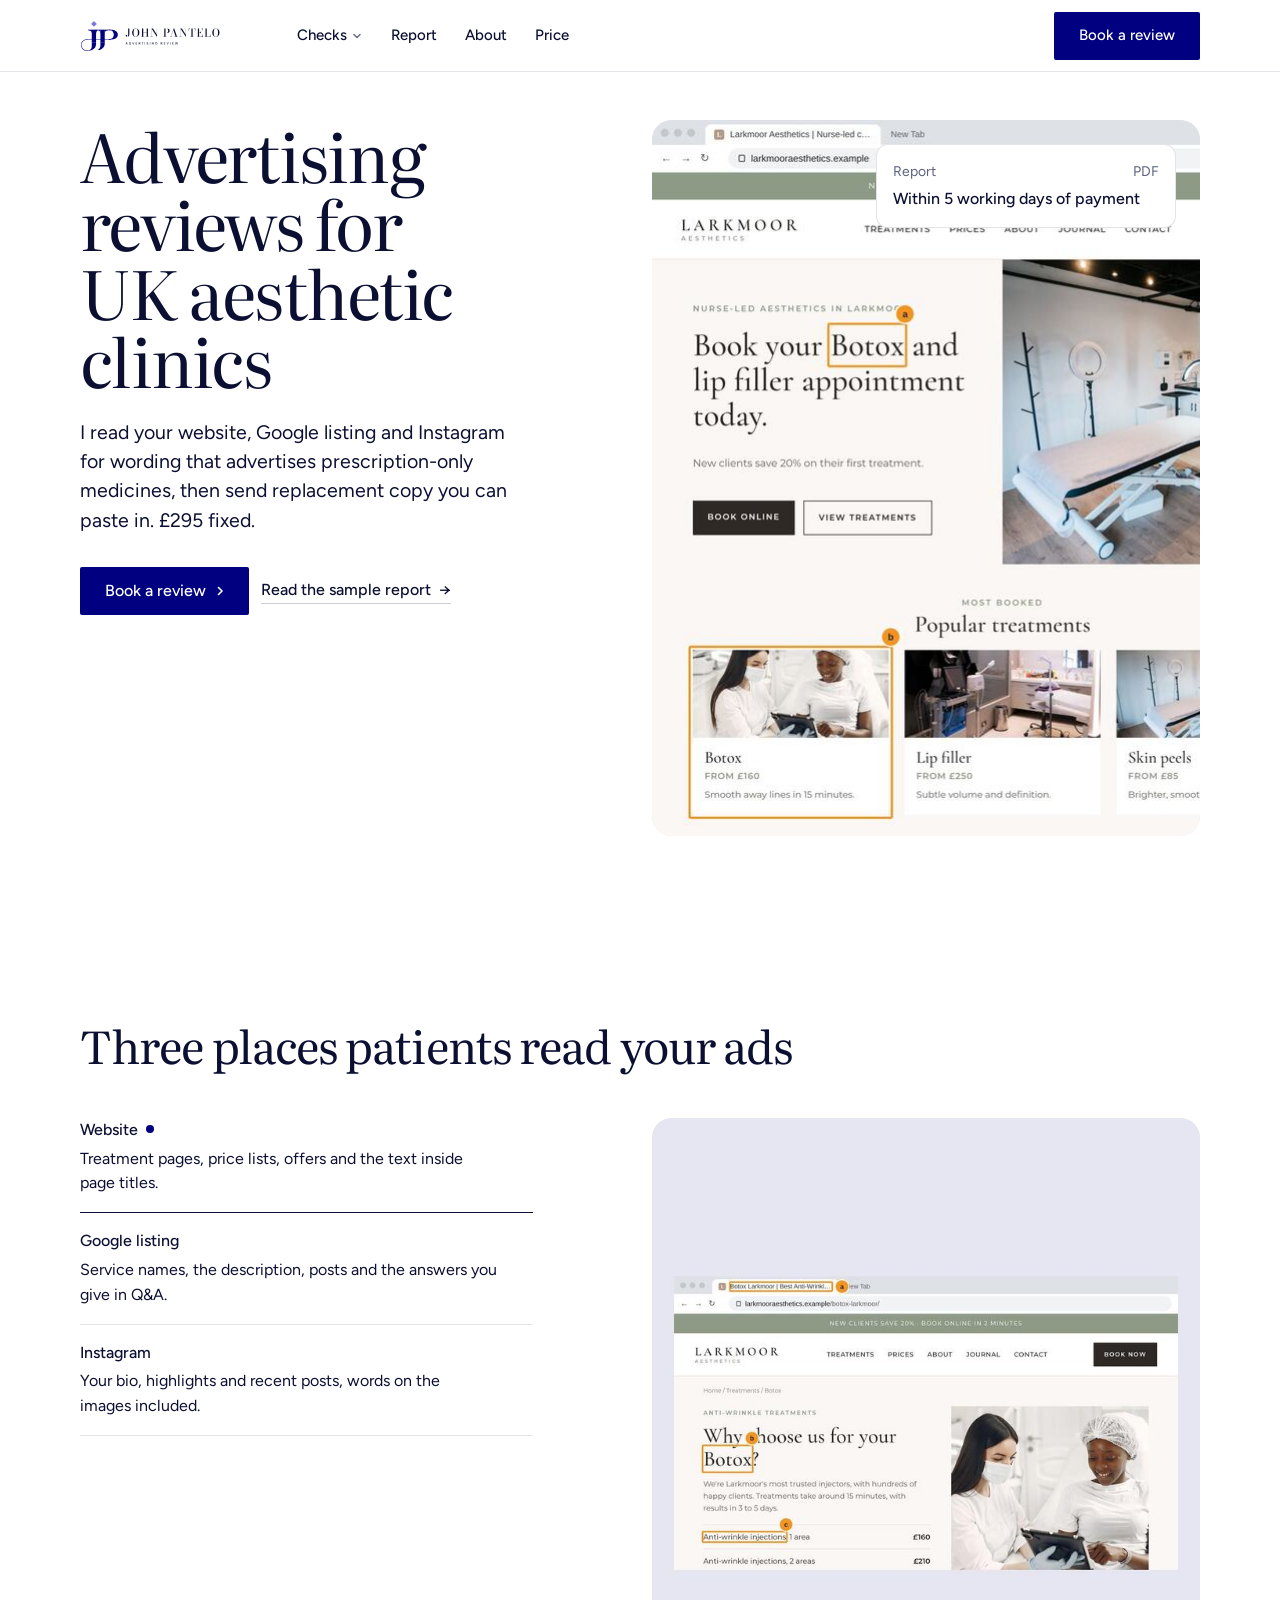
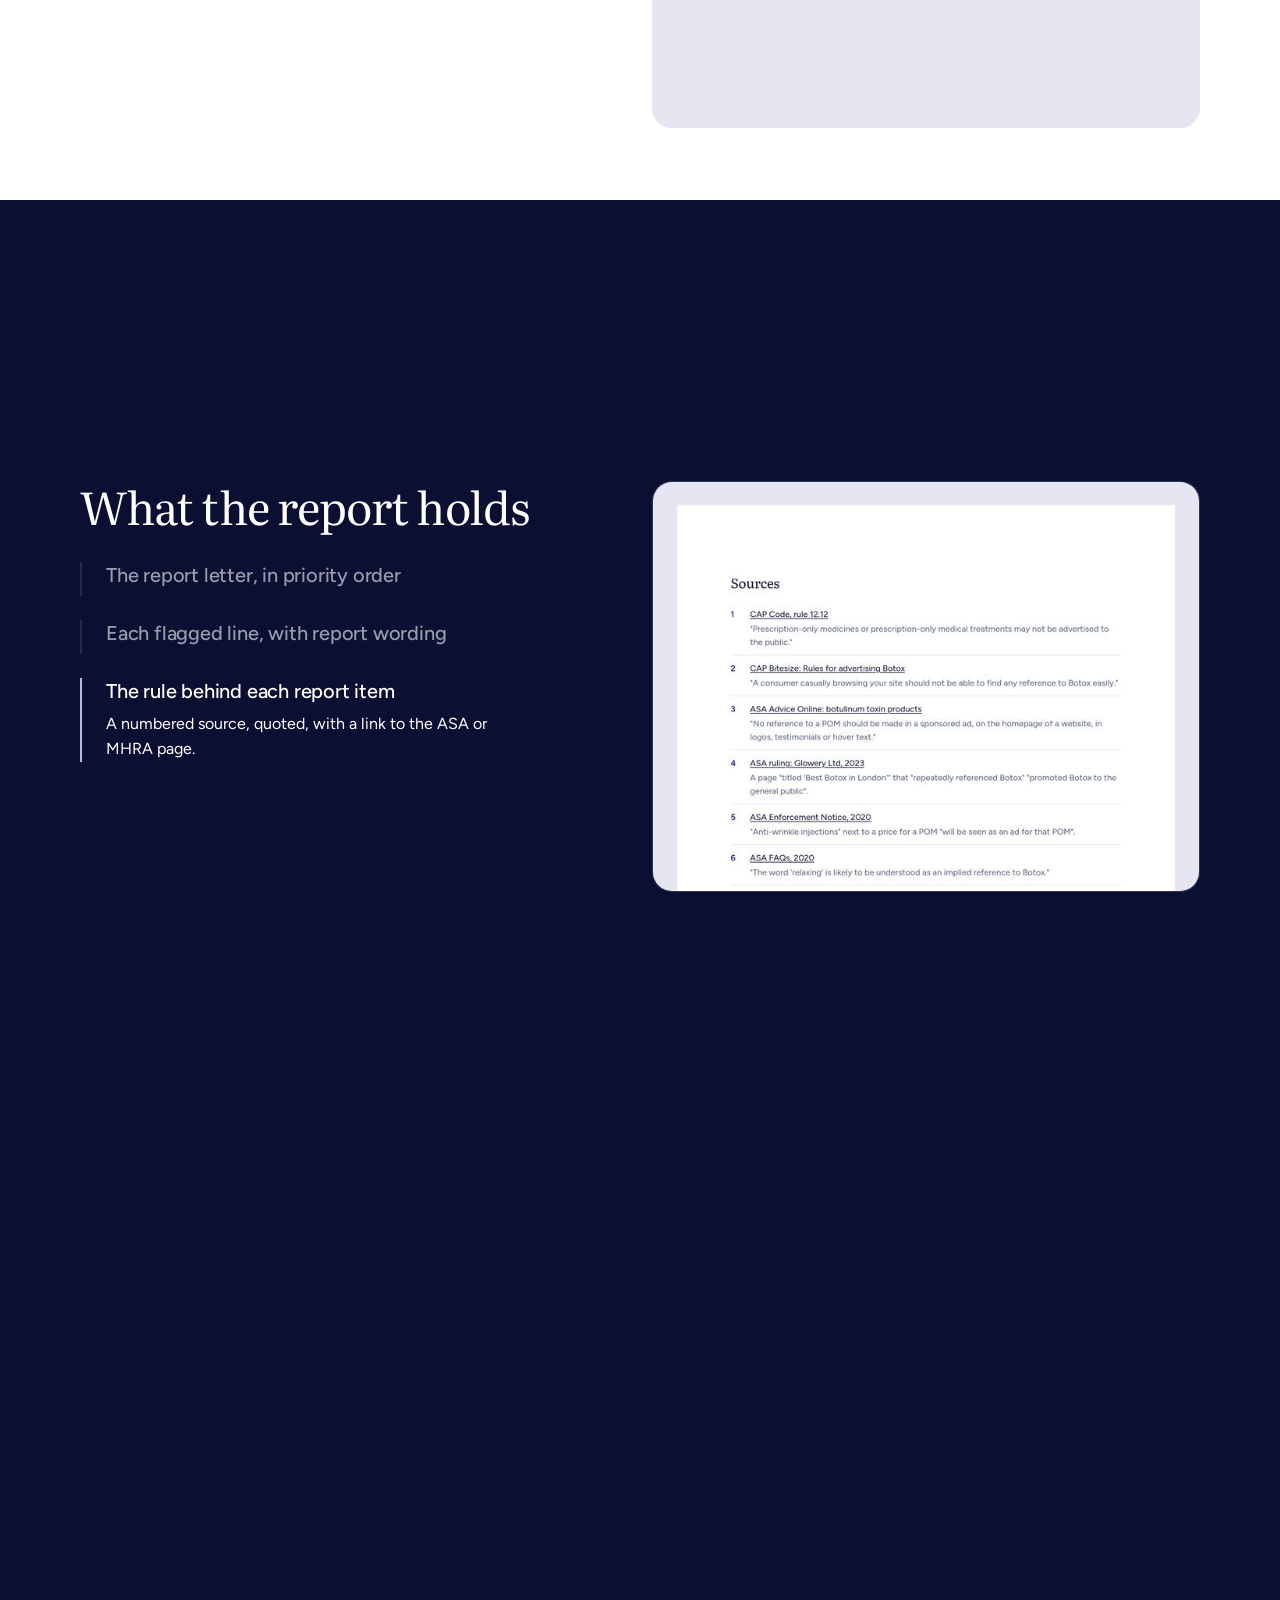
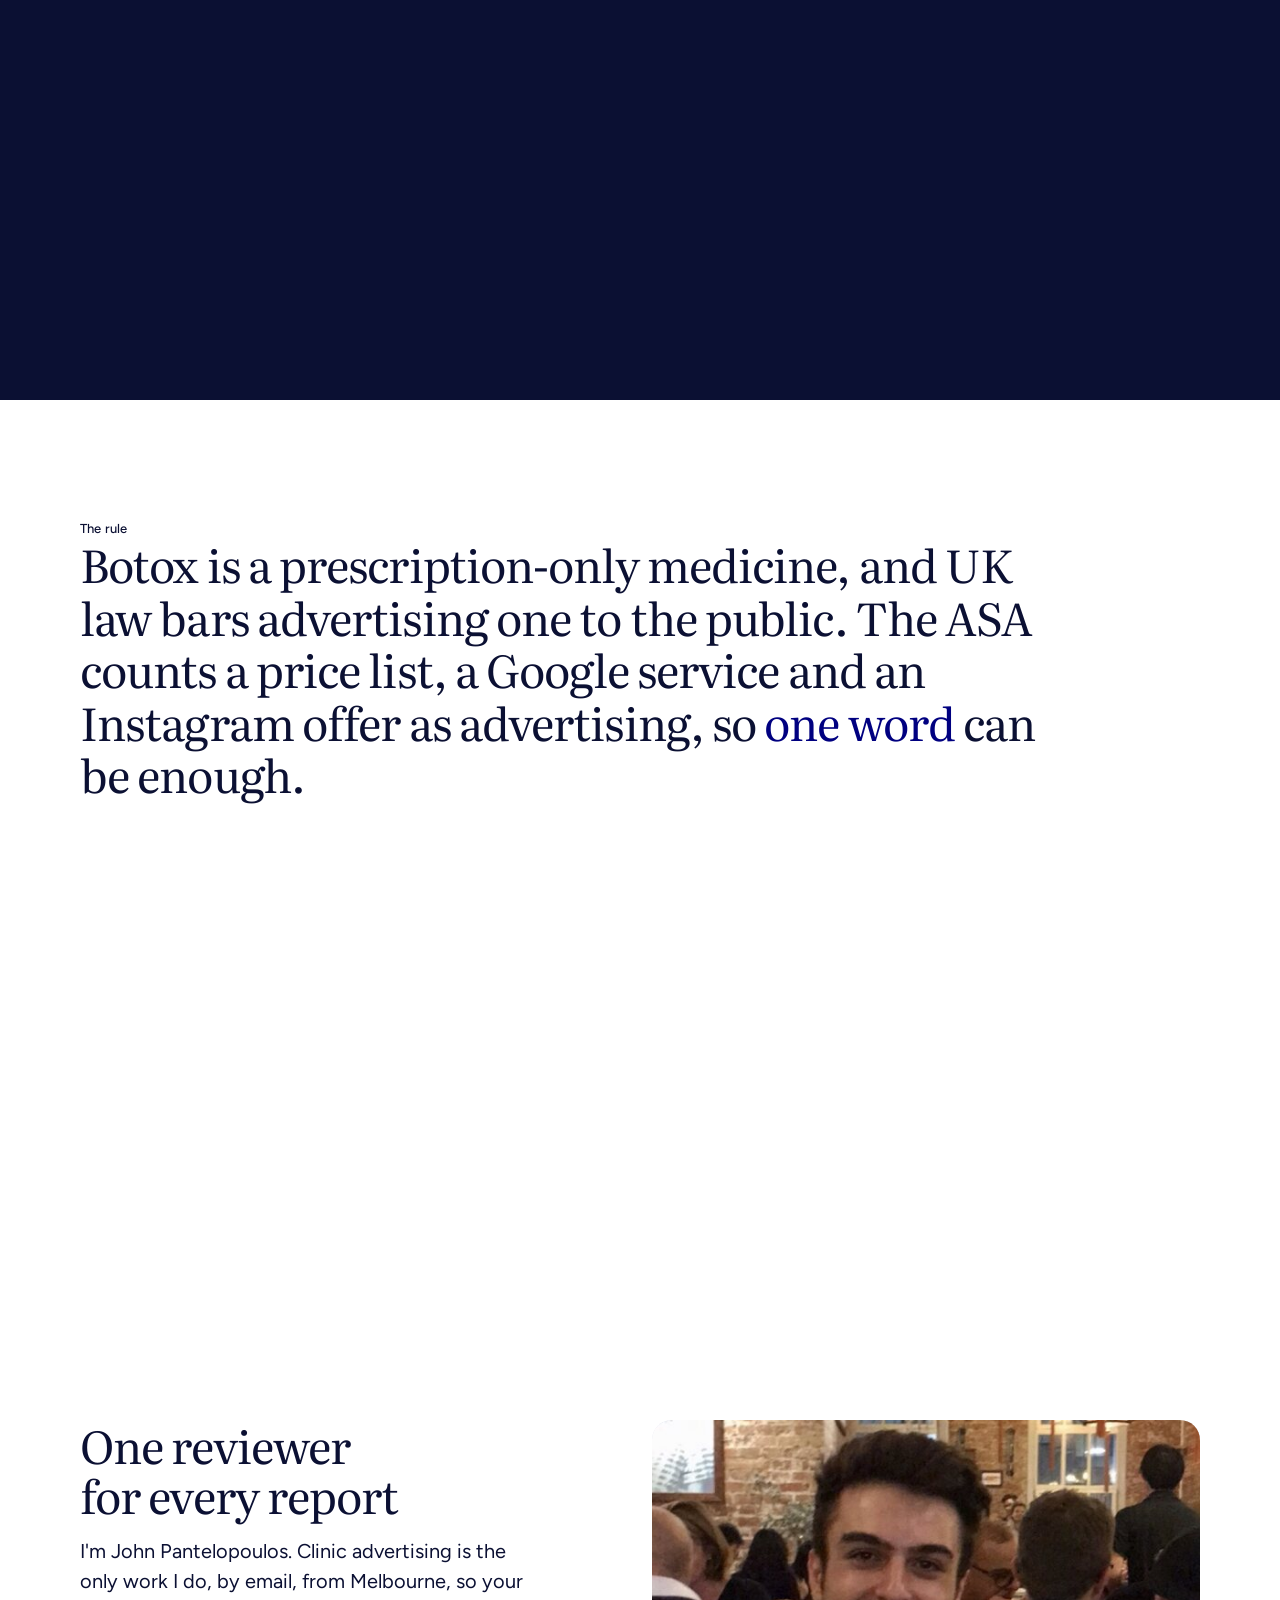
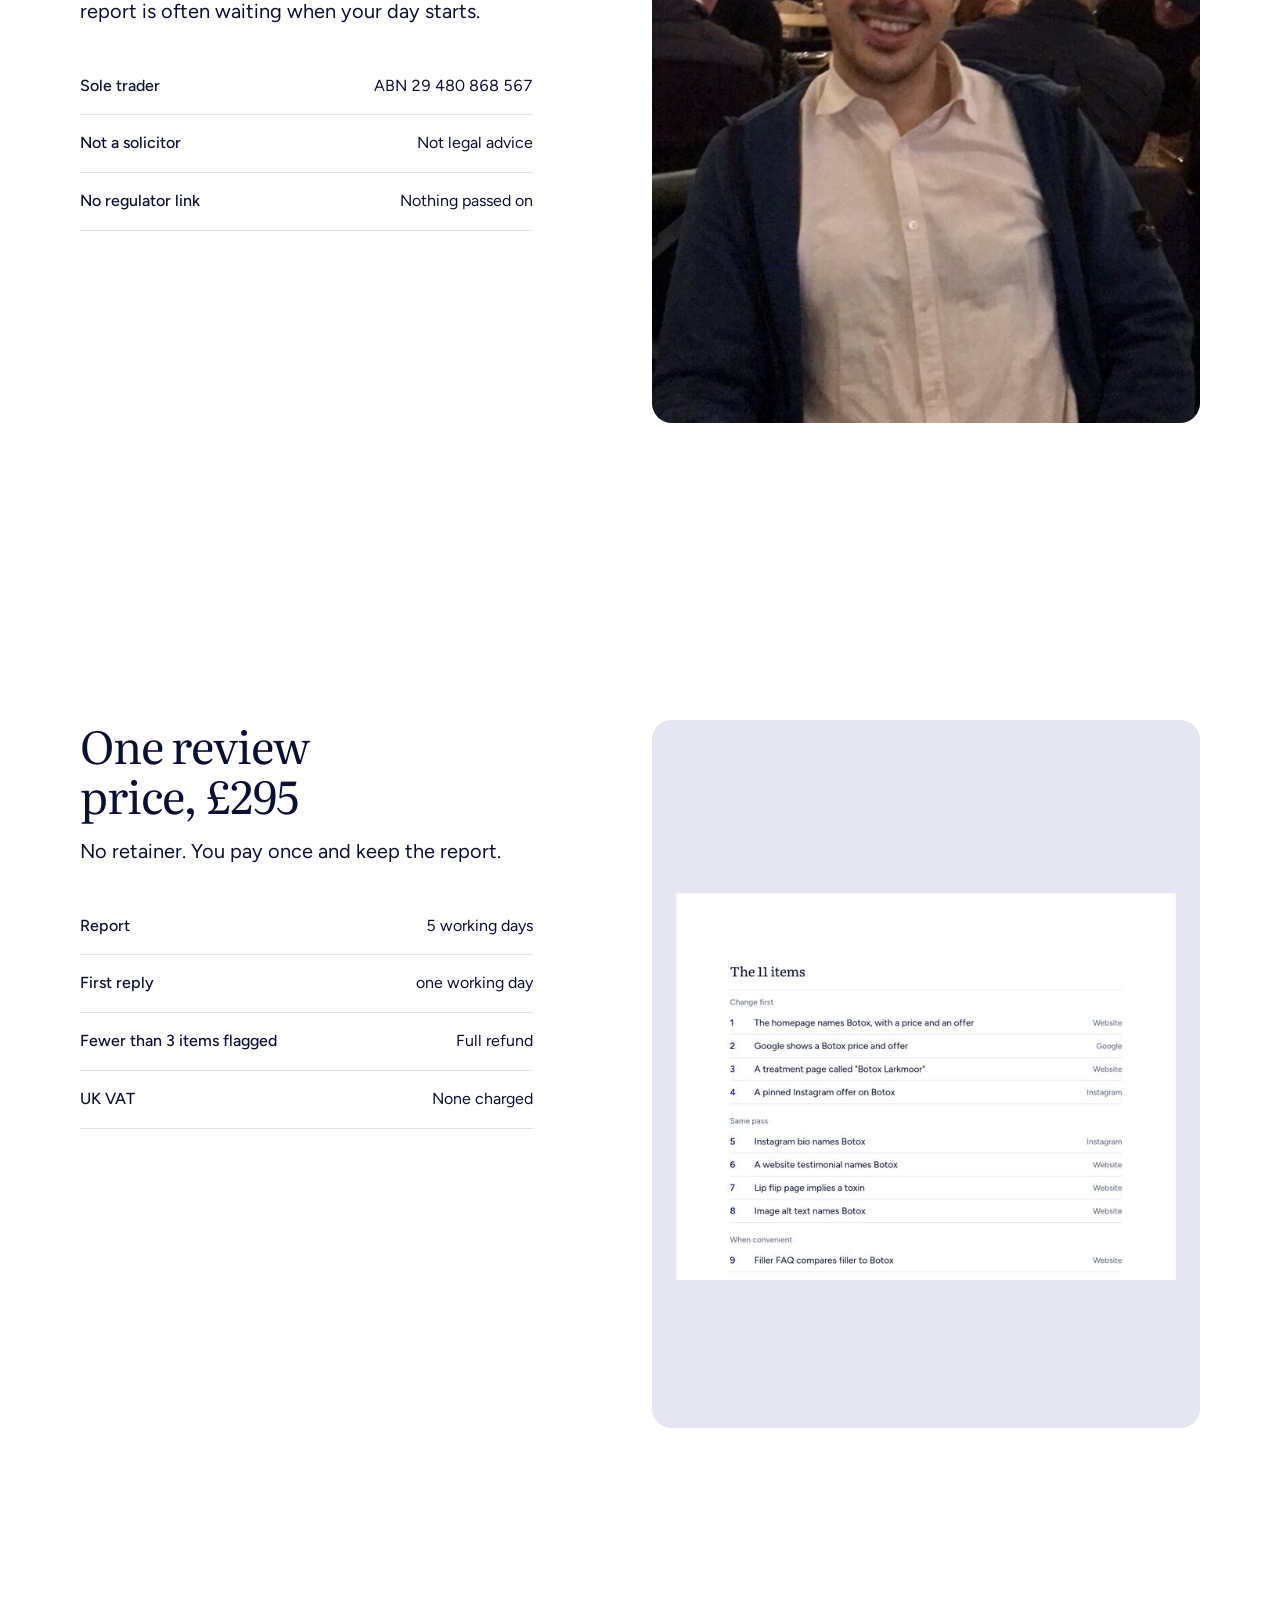
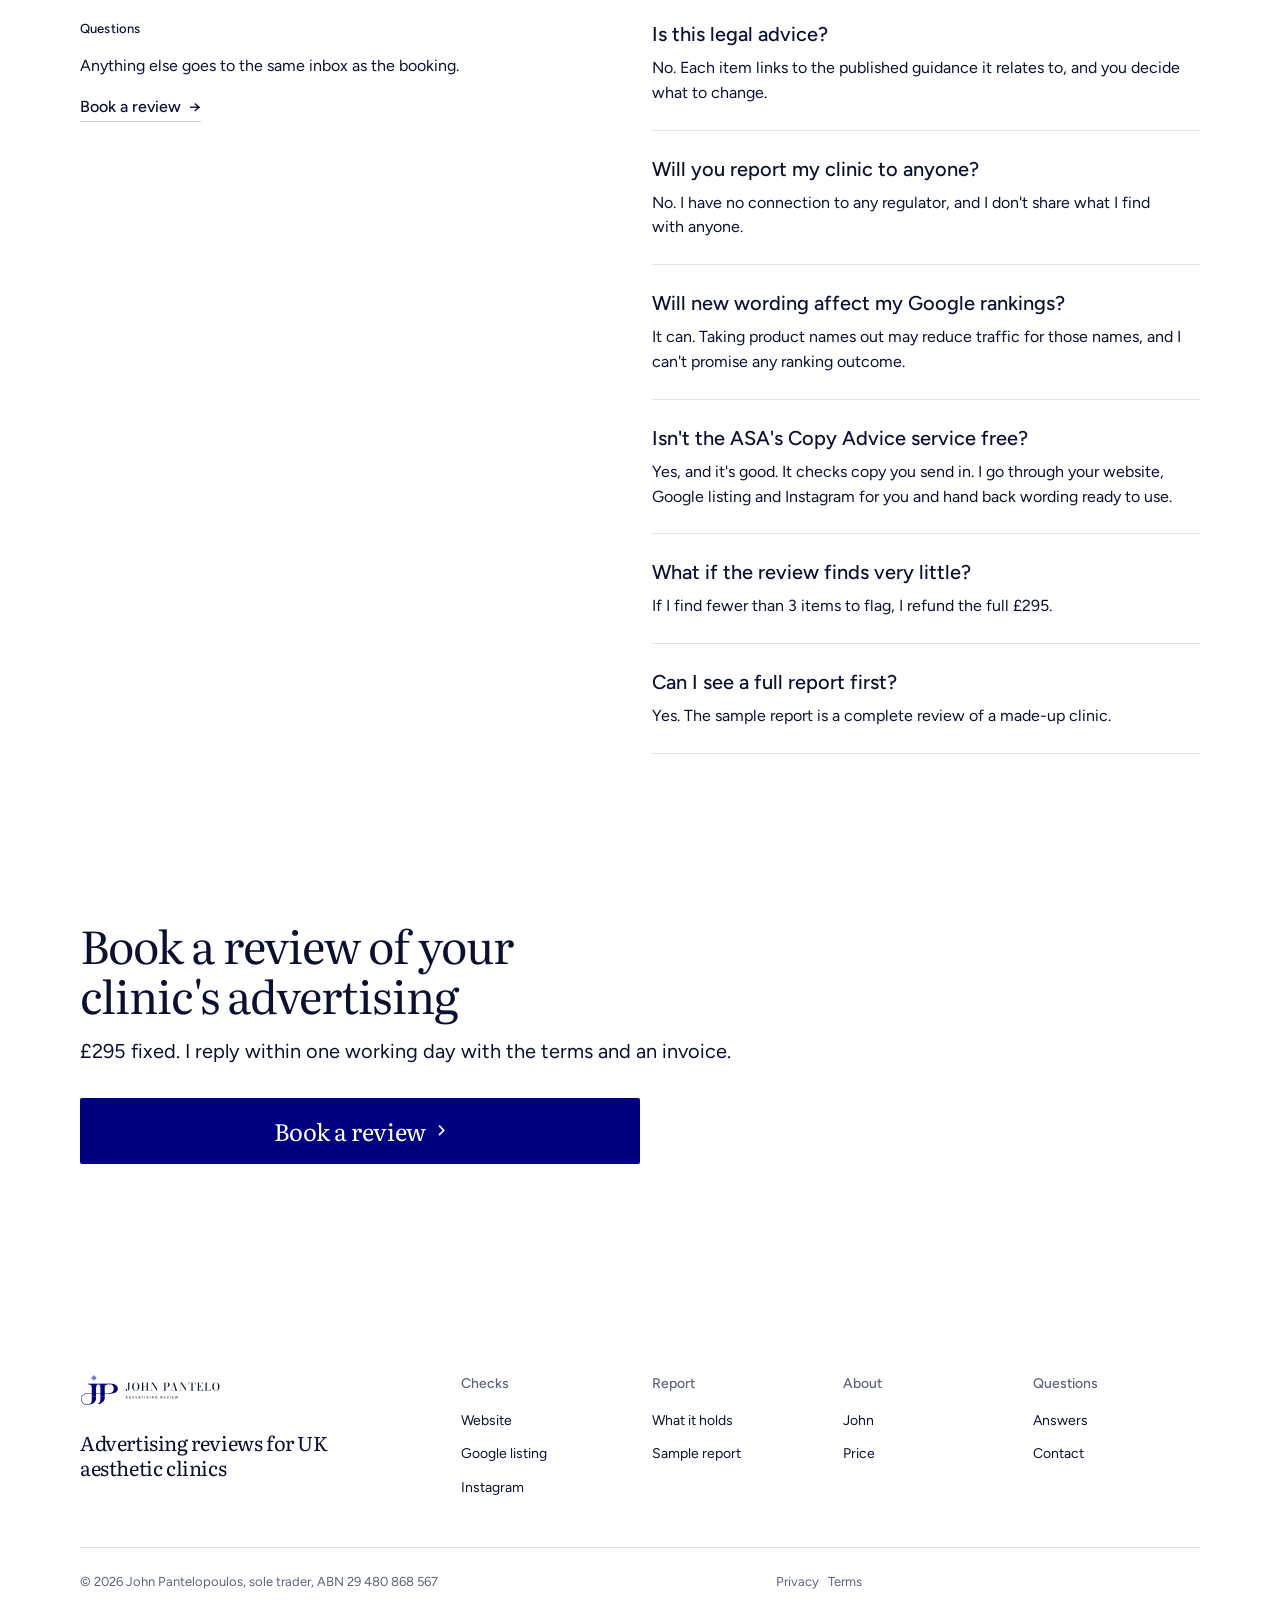
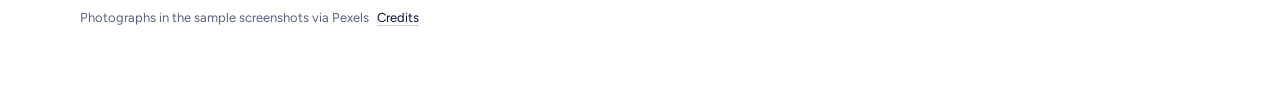
<file: index.html>
<!DOCTYPE html><html lang="en-GB" data-type="service" data-radius="soft" data-buttons="block" data-motion><head><meta charset="utf-8"><meta name="viewport" content="width=device-width, initial-scale=1, viewport-fit=cover"><title>John Pantelopoulos Reviews: advertising reviews for UK aesthetic clinics</title><meta name="description" content="Your website, Google listing and Instagram read for prescription-medicine wording, with replacement copy ready to paste in. £295 fixed, report in 5 working days."><link rel="canonical" href="https://www.jpaudits.co.uk/"><meta property="og:type" content="website"><meta property="og:url" content="https://www.jpaudits.co.uk/"><meta property="og:title" content="John Pantelopoulos Reviews: advertising reviews for UK aesthetic clinics"><meta property="og:description" content="Your website, Google listing and Instagram read for prescription-medicine wording, with replacement copy ready to paste in. £295 fixed, report in 5 working days."><meta property="og:image" content="https://www.jpaudits.co.uk/public/brand/v2/link-preview_1200x630_white.png"><meta property="og:site_name" content="John Pantelopoulos Reviews"><meta property="og:locale" content="en_GB"><meta name="twitter:card" content="summary_large_image"><link rel="icon" href="public/brand/v2/favicon.ico" sizes="any"><link rel="icon" href="public/brand/v2/favicon.svg" type="image/svg+xml"><link rel="apple-touch-icon" href="public/brand/v2/apple-touch-icon.png"><meta name="theme-color" content="#ffffff"><meta name="site-kind" content="other"><meta name="page-type" content="service"><link rel="preconnect" href="https://fonts.googleapis.com"><link rel="preconnect" href="https://fonts.gstatic.com" crossorigin><link href="https://fonts.googleapis.com/css2?family=Literata:opsz,wght@7..72,400..700&family=Figtree:wght@400..600&display=swap" rel="stylesheet"><link rel="stylesheet" href="assets/system.css"><link rel="stylesheet" href="assets/ui/cards.css"><link rel="stylesheet" href="assets/motion/motion.css"><link rel="stylesheet" href="assets/backgrounds/backgrounds.css"><link rel="stylesheet" href="assets/layout/layout.css"><link rel="stylesheet" href="assets/icons/icon.css"><style>
:root {
  /* start.mjs brand, from the John Pantelo logo kit (README brand colours); evidence: research/palette-2026-11-13/EVIDENCE.md.
     Inverse accent set to the kit's soft lavender (its stated use: accent on dark), 9.8:1 on the ink. */
  --p-bg: #ffffff; --p-surface: #e6e6f2; --p-ink: #0b1033; --p-muted: #5b627c;
  --p-accent: #000080; --p-accent-ink: #ffffff; --p-action: #000080; --p-action-ink: #ffffff;
  --p-inv-bg: #0b1033; --p-inv-surface: #171e40; --p-inv-ink: #ffffff; --p-inv-muted: #979cad;
  --p-inv-accent: #b9b9e6; --p-inv-accent-ink: #0b1033; --p-inv-action: #ffffff; --p-inv-action-ink: #0b1033;
  --font-display: "Literata", Georgia, serif;
  --font-text: "Figtree", system-ui, sans-serif;
  --display-weight: 400;
  --display-tracking: -0.02em;
  --display-tracking-xl: -0.026em;
}
.nav__logo img { height: 32px; }
</style><script>document.documentElement.classList.add('m-enter');setTimeout(()=>document.documentElement.classList.add('m-enter-done'),700)</script><script src="assets/backgrounds/backgrounds.js"></script><script>document.documentElement.classList.add('mo-js');setTimeout(()=>document.documentElement.classList.add('mo-safe'),2500)</script><link rel="modulepreload" href="assets/moments/moments.js"><link rel="modulepreload" href="assets/moments/lib.js"><link rel="modulepreload" href="assets/moments/pinned-chapters/moment.js"><link rel="modulepreload" href="assets/moments/word-highlight/moment.js"><script type="application/ld+json">{"@context":"https://schema.org","@type":"ProfessionalService","name":"John Pantelopoulos Reviews","url":"https://www.jpaudits.co.uk/","email":"john@jpaudits.co.uk","areaServed":"GB","priceRange":"£295","description":"Advertising reviews for UK aesthetic clinics: website, Google listing and Instagram, with replacement wording."}</script></head><body><header class="nav"><div class="wrap nav__bar"><a class="skip-link" href="#top">Skip to content</a><a class="nav__logo" href="#top"><picture><source media="(max-width: 399px)" srcset="public/brand/v2/JP-symbol_navy-lavender.svg"><img src="public/brand/v2/JohnPantelo-logo_horizontal_navy-lavender.svg" alt="John Pantelo, Advertising Review, home" width="562" height="127"></picture></a><nav class="nav__links" aria-label="Main"><div class="nav__item"><a class="nav__link" href="#checks">Checks <svg class="chev" viewBox="0 0 12 12" aria-hidden="true"><path d="M3 4.5l3 3 3-3" fill="none" stroke="currentColor" stroke-width="1.5" stroke-linecap="round" stroke-linejoin="round"/></svg></a><div class="nav__menu"><div class="wrap grid"><div class="menu-col span-3"><p class="t-label">What I check</p><a href="#checks">Website<span>Treatment pages and prices</span></a><a href="#checks">Google listing<span>Services, posts and answers</span></a><a href="#checks">Instagram<span>Bio, highlights and posts</span></a></div><div class="menu-col span-3"><p class="t-label">The report</p><a href="#report">What it holds<span>Letter, items, sources</span></a><a href="sample-report.pdf">Sample PDF<span>Ten pages, a made-up clinic</span></a></div><a class="menu-card span-3 start-10" href="sample-report.html"><div class="panel"><img class="frame__img" src="img/report/menu.jpg" width="1200" height="900" srcset="img/report/menu-700.jpg 700w, img/report/menu.jpg 1200w" sizes="300px" alt="Two items from the sample report, each with the current wording and a suggested replacement" loading="lazy"></div><span class="t-card">Sample report</span><span class="t-small muted">Eleven items for one clinic</span></a></div></div></div><div class="nav__item"><a class="nav__link" href="#report">Report</a></div><div class="nav__item"><a class="nav__link" href="#about">About</a></div><div class="nav__item"><a class="nav__link" href="#price">Price</a></div></nav><div class="nav__actions"><a class="btn btn--primary" href="mailto:john@jpaudits.co.uk?subject=Advertising%20review&amp;body=Clinic%20name%3A%0AWebsite%3A%0A">Book a review</a></div><button class="nav__toggle" type="button" aria-expanded="false" aria-label="Menu"><svg width="18" height="18" viewBox="0 0 18 18" aria-hidden="true"><path d="M2 5h14M2 13h14" stroke="currentColor" stroke-width="1.6" stroke-linecap="round"></path></svg></button></div></header><main id="top"><style>
.about__photo { aspect-ratio: 10 / 11; }
#checks .frame__img, #price .frame__img { object-fit: contain; background: var(--p-surface); }
@media (max-width: 1023px) {
  #checks .frame--fill, #price .frame--fill { aspect-ratio: 5 / 4; height: auto; }
}
@media (min-width: 640px) and (max-width: 1023px) {
  #report .mo-pc__visual > img { max-height: 19svh; }
  #price .frame--fill { aspect-ratio: 16 / 9; }
  .about__photo { aspect-ratio: 16 / 9; }
}
@media (max-width: 359px) { #checks { --hm: 2; } }
@media (max-width: 639px) {
  .about__photo { aspect-ratio: 2 / 1; }
  #price .frame--fill { aspect-ratio: 21 / 9; }
  #checks .frame--fill { aspect-ratio: 3 / 2; }
  main > #report[data-moment]:not(.is-live) { min-height: 200lvh; }
}</style><section class="hero hero--split" data-enter aria-labelledby="hero-h"><div class="wrap"><div class="hero-text grid hero__grid"><div class="hero__text span-5"><h1 id="hero-h">Advertising reviews for UK aesthetic clinics</h1><p class="hero__lead">I read your website, Google listing and Instagram for wording that advertises prescription-only medicines, then send replacement copy you can paste in. £295 fixed.</p><div class="btn-row"><a class="btn btn--primary" href="mailto:john@jpaudits.co.uk?subject=Advertising%20review&amp;body=Clinic%20name%3A%0AWebsite%3A%0A">Book a review<svg class="m-arrow" viewBox="0 0 12 12" aria-hidden="true"><path class="m-arrow__stem" d="M1 6h8"/><path class="m-arrow__head" d="M4.5 2.5 8 6l-3.5 3.5"/></svg></a><a class="link" href="sample-report.html">Read the sample report</a></div></div><div class="hero__media span-6 start-7"><img src="img/sample/homepage.jpg" srcset="img/sample/homepage-700.jpg 700w, img/sample/homepage.jpg 1400w" sizes="(max-width: 1023px) 92vw, 628px" alt="A made-up clinic homepage with the word Botox boxed in orange in the headline and on a treatment card" width="1400" height="1429" style="--ly-pos: 0% 0%" fetchpriority="high"><div class="ly-float ly-float--tr"><div class="ly-float__row"><span>Report</span><span>PDF</span></div><div class="ly-float__title">Within 5 working days of payment</div></div></div></div></div></section><section class="section" id="checks" aria-labelledby="checks-h"><div class="wrap"><div class="section-head"><h2 id="checks-h">Three places patients read your ads</h2></div><div class="grid grid--top fill" data-peek><ul class="rows span-5"><li data-peek-to="web" tabindex="0"><span class="rows__name">Website</span><p>Treatment pages, price lists, offers and the text inside page titles.</p></li><li data-peek-to="gbp" tabindex="0"><span class="rows__name">Google listing</span><p>Service names, the description, posts and the answers you give in Q&amp;A.</p></li><li data-peek-to="ig" tabindex="0"><span class="rows__name">Instagram</span><p>Your bio, highlights and recent posts, words on the images included.</p></li></ul><div class="frame frame--photo frame--fill span-6 start-7"><img loading="lazy" class="frame__img" data-peek-for="web" src="img/peek/website.jpg" srcset="img/peek/website-700.jpg 700w, img/peek/website.jpg 1200w" sizes="(max-width: 1023px) 92vw, 628px" alt="A made-up treatment page called Botox Larkmoor, with the tab title, heading and a price boxed in orange" width="1200" height="960"><img loading="lazy" class="frame__img" data-peek-for="gbp" src="img/peek/google.jpg" srcset="img/peek/google-700.jpg 700w, img/peek/google.jpg 1200w" sizes="(max-width: 1023px) 92vw, 628px" alt="A phone search result for a made-up clinic, with a Botox price boxed in orange" width="1200" height="960" hidden><img loading="lazy" class="frame__img" data-peek-for="ig" src="img/peek/instagram.jpg" srcset="img/peek/instagram-700.jpg 700w, img/peek/instagram.jpg 1200w" sizes="(max-width: 1023px) 92vw, 628px" alt="A made-up clinic Instagram post offering three areas of Botox for £199, with the offer and hashtags boxed in orange" width="1200" height="960" hidden></div></div></div></section><section class="section ground-inverse" id="report" style="--h: 2" data-moment="pinned-chapters" aria-labelledby="report-h"><div class="wrap mo-pc__grid"><div class="mo-pc__text"><h2 id="report-h">What the report holds</h2><ol class="mo-pc__steps"><li class="mo-pc__step"><h3>The report letter, in priority order</h3><p>Every item is grouped: change first, same pass, when convenient. The sample has 11.</p><figure class="mo-pc__visual"><img loading="lazy" src="img/report/letter.jpg" srcset="img/report/letter-700.jpg 700w, img/report/letter.jpg 1200w" sizes="(max-width: 1023px) 92vw, 628px" alt="The first page of the sample report: a short letter to the clinic above the date checked" width="1200" height="900"></figure></li><li class="mo-pc__step"><h3>Each flagged line, with report wording</h3><p>What the page says now, beside copy you can paste straight in.</p><figure class="mo-pc__visual"><img loading="lazy" src="img/report/words.jpg" srcset="img/report/words-700.jpg 700w, img/report/words.jpg 1200w" sizes="(max-width: 1023px) 92vw, 628px" alt="Two report items, each showing the current wording and a suggested replacement" width="1200" height="900"></figure></li><li class="mo-pc__step"><h3>The rule behind each report item</h3><p>A numbered source, quoted, with a link to the ASA or MHRA page.</p><figure class="mo-pc__visual"><img loading="lazy" src="img/report/sources.jpg" srcset="img/report/sources-700.jpg 700w, img/report/sources.jpg 1200w" sizes="(max-width: 1023px) 92vw, 628px" alt="The sources page of the sample report, listing CAP Code rule 12.12 and ASA guidance with quotes" width="1200" height="900"></figure></li></ol></div><div class="mo-pc__visuals frame"></div></div></section><section class="section statement" id="rule" data-moment="word-highlight" aria-label="The rule"><div class="wrap"><p class="t-label">The rule</p><p class="mo-wh__text">Botox is a prescription-only medicine, and UK law bars advertising one to the public. The ASA counts a price list, a Google service and an Instagram offer as advertising, so <strong>one word</strong> can be enough.</p></div></section><section class="section" id="about" aria-labelledby="about-h"><div class="wrap grid grid--top"><div class="span-5"><div class="section-head"><h2 id="about-h">One reviewer for every report</h2><p>I'm John Pantelopoulos. Clinic advertising is the only work I do, by email, from Melbourne, so your report is often waiting when your day starts.</p></div><ul class="rows"><li><span class="rows__name">Sole trader</span><span class="rows__value">ABN 29 480 868 567</span></li><li><span class="rows__name">Not a solicitor</span><span class="rows__value">Not legal advice</span></li><li><span class="rows__name">No regulator link</span><span class="rows__value">Nothing passed on</span></li></ul></div><div class="frame frame--photo span-6 start-7 about__photo"><img class="frame__img" src="img/john.jpg" alt="John Pantelopoulos" width="600" height="660" loading="lazy" style="object-position: 50% 22%"></div></div></section><section class="section g2" id="price" aria-labelledby="price-h"><div class="wrap"><div class="group"><div class="grid grid--top"><div class="span-5"><div class="section-head"><h2 id="price-h">One review price, £295</h2><p>No retainer. You pay once and keep the report.</p></div><ul class="rows"><li><span class="rows__name">Report</span><span class="rows__value">5 working days</span></li><li><span class="rows__name">First reply</span><span class="rows__value">one working day</span></li><li><span class="rows__name">Fewer than 3 items flagged</span><span class="rows__value">Full refund</span></li><li><span class="rows__name">UK VAT</span><span class="rows__value">None charged</span></li></ul></div><div class="frame frame--photo frame--fill span-6 start-7"><img class="frame__img" src="img/report/list.jpg" srcset="img/report/list-700.jpg 700w, img/report/list.jpg 1200w" sizes="(max-width: 1023px) 92vw, 628px" alt="The contents page of the sample report, listing 11 items under change first, same pass and when convenient" width="1200" height="900" loading="lazy"></div></div></div><div class="grid grid--top" id="questions"><div class="span-5 stack-4"><p class="t-label">Questions</p><p>Anything else goes to the same inbox as the booking.</p><a class="link" href="#contact">Book a review</a></div><div class="faq span-6 start-7"><div class="faq__item"><h3>Is this legal advice?</h3><p>No. Each item links to the published guidance it relates to, and you decide what to change.</p></div><div class="faq__item"><h3>Will you report my clinic to anyone?</h3><p>No. I have no connection to any regulator, and I don&#39;t share what I find with anyone.</p></div><div class="faq__item"><h3>Will new wording affect my Google rankings?</h3><p>It can. Taking product names out may reduce traffic for those names, and I can&#39;t promise any ranking outcome.</p></div><div class="faq__item"><h3>Isn&#39;t the ASA&#39;s Copy Advice service free?</h3><p>Yes, and it&#39;s good. It checks copy you send in. I go through your website, Google listing and Instagram for you and hand back wording ready to use.</p></div><div class="faq__item"><h3>What if the review finds very little?</h3><p>If I find fewer than 3 items to flag, I refund the full £295.</p></div><div class="faq__item"><h3>Can I see a full report first?</h3><p>Yes. The sample report is a complete review of a made-up clinic.</p></div></div></div></div></section></main><footer class="footer closing g2m" id="contact" aria-labelledby="close-h"><div class="wrap"><div class="closing__cta close--type"><div class="section-head"><h2 id="close-h">Book a review of your clinic's advertising</h2><p class="t-small muted">£295 fixed. I reply within one working day with the terms and an invoice.</p></div><a class="btn btn--primary btn--xl" href="mailto:john@jpaudits.co.uk?subject=Advertising%20review&amp;body=Clinic%20name%3A%0AWebsite%3A%0A">Book a review<svg class="m-arrow" viewBox="0 0 12 12" aria-hidden="true"><path class="m-arrow__stem" d="M1 6h8"/><path class="m-arrow__head" d="M4.5 2.5 8 6l-3.5 3.5"/></svg></a></div><div class="closing__links"><div class="grid"><div class="span-4 stack-4"><a class="nav__logo" href="#top"><img src="public/brand/v2/JohnPantelo-logo_horizontal_navy-lavender.svg" alt="John Pantelo, Advertising Review, home" width="562" height="127"></a><p class="footer__lede">Advertising reviews for UK aesthetic clinics</p></div><div class="span-2 footer__col"><h3>Checks</h3><ul><li><a href="#checks">Website</a></li><li><a href="#checks">Google listing</a></li><li><a href="#checks">Instagram</a></li></ul></div><div class="span-2 footer__col"><h3>Report</h3><ul><li><a href="#report">What it holds</a></li><li><a href="sample-report.html">Sample report</a></li></ul></div><div class="span-2 footer__col"><h3>About</h3><ul><li><a href="#about">John</a></li><li><a href="#price">Price</a></li></ul></div><div class="span-2 footer__col"><h3>Questions</h3><ul><li><a href="#questions">Answers</a></li><li><a href="#contact">Contact</a></li></ul></div></div><div class="footer__legal"><span>&copy; 2026 John Pantelopoulos, sole trader, ABN 29 480 868 567</span><span><a href="privacy.html">Privacy</a> &nbsp; <a href="terms.html">Terms</a></span><div class="socials"></div><details class="credits"><summary>Photographs in the sample screenshots via Pexels</summary><p>The treatment rooms and consultation photographs inside the made-up clinic pages are from Pexels (Pexels License).</p></details></div></div></div></footer><script type="module" src="assets/system.js"></script><script type="module" src="assets/motion/motion.js"></script><script type="module" src="assets/layout/layout.js"></script></body></html>
</file>
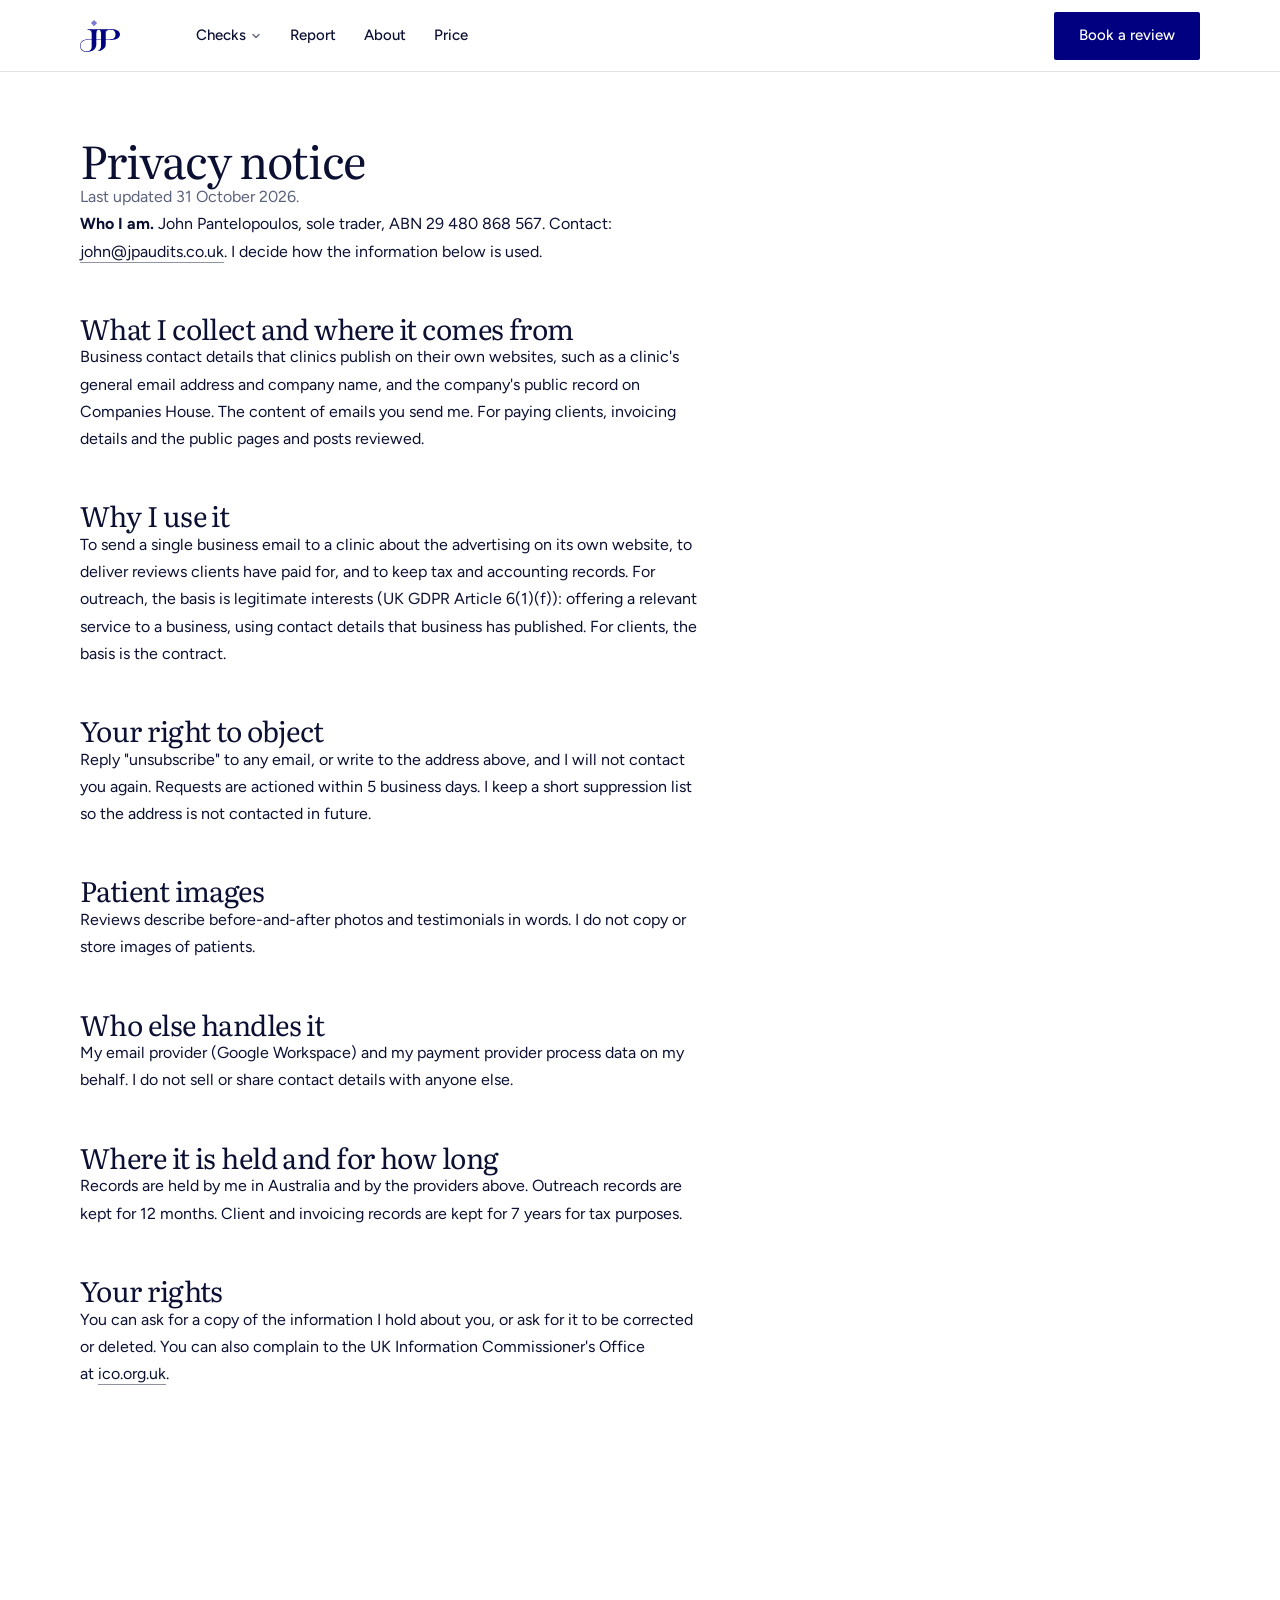
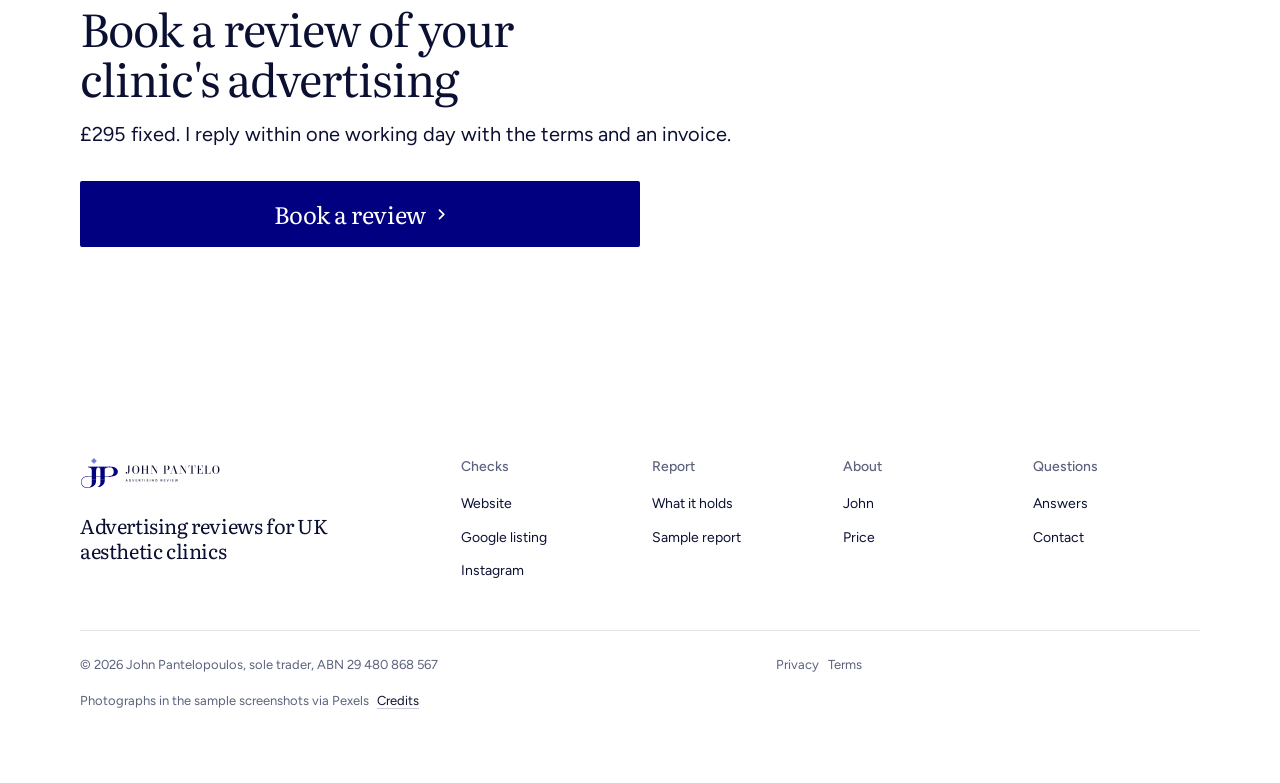
<file: privacy.html>
<!DOCTYPE html><html lang="en-GB" data-type="service" data-radius="soft" data-buttons="block" data-motion><head><meta charset="utf-8"><meta name="viewport" content="width=device-width, initial-scale=1, viewport-fit=cover"><title>Privacy notice: John Pantelopoulos Reviews</title><meta name="description" content="How John Pantelopoulos Reviews collects and uses business contact details and client information."><link rel="canonical" href="https://www.jpaudits.co.uk/privacy.html"><meta property="og:type" content="website"><meta property="og:url" content="https://www.jpaudits.co.uk/privacy.html"><meta property="og:title" content="Privacy notice: John Pantelopoulos Reviews"><meta property="og:description" content="How John Pantelopoulos Reviews collects and uses business contact details and client information."><meta property="og:image" content="https://www.jpaudits.co.uk/public/brand/v2/link-preview_1200x630_white.png"><meta property="og:site_name" content="John Pantelopoulos Reviews"><meta property="og:locale" content="en_GB"><meta name="twitter:card" content="summary_large_image"><link rel="icon" href="public/brand/v2/favicon.ico" sizes="any"><link rel="icon" href="public/brand/v2/favicon.svg" type="image/svg+xml"><link rel="apple-touch-icon" href="public/brand/v2/apple-touch-icon.png"><meta name="theme-color" content="#ffffff"><meta name="site-kind" content="other"><meta name="page-type" content="service"><link rel="preconnect" href="https://fonts.googleapis.com"><link rel="preconnect" href="https://fonts.gstatic.com" crossorigin><link href="https://fonts.googleapis.com/css2?family=Literata:opsz,wght@7..72,400..700&family=Figtree:wght@400..600&display=swap" rel="stylesheet"><link rel="stylesheet" href="assets/system.css"><link rel="stylesheet" href="assets/ui/cards.css"><link rel="stylesheet" href="assets/motion/motion.css"><link rel="stylesheet" href="assets/backgrounds/backgrounds.css"><link rel="stylesheet" href="assets/layout/layout.css"><link rel="stylesheet" href="assets/icons/icon.css"><style>
:root {
  /* start.mjs brand, from the John Pantelo logo kit (README brand colours); evidence: research/palette-2026-11-13/EVIDENCE.md.
     Inverse accent set to the kit's soft lavender (its stated use: accent on dark), 9.8:1 on the ink. */
  --p-bg: #ffffff; --p-surface: #e6e6f2; --p-ink: #0b1033; --p-muted: #5b627c;
  --p-accent: #000080; --p-accent-ink: #ffffff; --p-action: #000080; --p-action-ink: #ffffff;
  --p-inv-bg: #0b1033; --p-inv-surface: #171e40; --p-inv-ink: #ffffff; --p-inv-muted: #979cad;
  --p-inv-accent: #b9b9e6; --p-inv-accent-ink: #0b1033; --p-inv-action: #ffffff; --p-inv-action-ink: #0b1033;
  --font-display: "Literata", Georgia, serif;
  --font-text: "Figtree", system-ui, sans-serif;
  --display-weight: 400;
  --display-tracking: -0.02em;
  --display-tracking-xl: -0.026em;
}
.nav__logo img { height: 32px; }
</style><style>.doc{padding:calc(var(--nav) + var(--s-8)) 0 var(--s-9)} .doc h1{font-size:var(--t-h2)} .doc h2{font-size:var(--t-h3);margin-top:var(--s-7)} .doc p{font-size:var(--t-body);line-height:1.7}</style><script>document.documentElement.classList.add('m-enter');setTimeout(()=>document.documentElement.classList.add('m-enter-done'),700)</script><script src="assets/backgrounds/backgrounds.js"></script><script type="application/ld+json">{"@context":"https://schema.org","@type":"ProfessionalService","name":"John Pantelopoulos Reviews","url":"https://www.jpaudits.co.uk/","email":"john@jpaudits.co.uk","areaServed":"GB","priceRange":"£295","description":"Advertising reviews for UK aesthetic clinics: website, Google listing and Instagram, with replacement wording."}</script></head><body><header class="nav"><div class="wrap nav__bar"><a class="skip-link" href="#top">Skip to content</a><a class="nav__logo" href="index.html"><picture><source media="(max-width: 399px)" srcset="public/brand/v2/JP-symbol_navy-lavender.svg"><img src="public/brand/v2/JohnPantelo-logo_horizontal_navy-lavender.svg" alt="John Pantelo, Advertising Review, home" width="562" height="127"></picture></a><nav class="nav__links" aria-label="Main"><div class="nav__item"><a class="nav__link" href="index.html#checks">Checks <svg class="chev" viewBox="0 0 12 12" aria-hidden="true"><path d="M3 4.5l3 3 3-3" fill="none" stroke="currentColor" stroke-width="1.5" stroke-linecap="round" stroke-linejoin="round"/></svg></a><div class="nav__menu"><div class="wrap grid"><div class="menu-col span-3"><p class="t-label">What I check</p><a href="index.html#checks">Website<span>Treatment pages and prices</span></a><a href="index.html#checks">Google listing<span>Services, posts and answers</span></a><a href="index.html#checks">Instagram<span>Bio, highlights and posts</span></a></div><div class="menu-col span-3"><p class="t-label">The report</p><a href="index.html#report">What it holds<span>Letter, items, sources</span></a><a href="sample-report.pdf">Sample PDF<span>Ten pages, a made-up clinic</span></a></div><a class="menu-card span-3 start-10" href="sample-report.html"><div class="panel"><img class="frame__img" src="img/report/menu.jpg" width="1200" height="900" srcset="img/report/menu-700.jpg 700w, img/report/menu.jpg 1200w" sizes="300px" alt="Two items from the sample report, each with the current wording and a suggested replacement" loading="lazy"></div><span class="t-card">Sample report</span><span class="t-small muted">Eleven items for one clinic</span></a></div></div></div><div class="nav__item"><a class="nav__link" href="index.html#report">Report</a></div><div class="nav__item"><a class="nav__link" href="index.html#about">About</a></div><div class="nav__item"><a class="nav__link" href="index.html#price">Price</a></div></nav><div class="nav__actions"><a class="btn btn--primary" href="mailto:john@jpaudits.co.uk?subject=Advertising%20review&amp;body=Clinic%20name%3A%0AWebsite%3A%0A">Book a review</a></div><button class="nav__toggle" type="button" aria-expanded="false" aria-label="Menu"><svg width="18" height="18" viewBox="0 0 18 18" aria-hidden="true"><path d="M2 5h14M2 13h14" stroke="currentColor" stroke-width="1.6" stroke-linecap="round"></path></svg></button></div></header><main id="top"><div class="wrap"><div class="measure doc"><h1>Privacy notice</h1><p class="muted">Last updated 31 October 2026.</p><p><b>Who I am.</b> John Pantelopoulos, sole trader, ABN 29 480 868 567. Contact: <a href="mailto:john@jpaudits.co.uk">john@jpaudits.co.uk</a>. I decide how the information below is used.</p><h2>What I collect and where it comes from</h2><p>Business contact details that clinics publish on their own websites, such as a clinic's general email address and company name, and the company's public record on Companies House. The content of emails you send me. For paying clients, invoicing details and the public pages and posts reviewed.</p><h2>Why I use it</h2><p>To send a single business email to a clinic about the advertising on its own website, to deliver reviews clients have paid for, and to keep tax and accounting records. For outreach, the basis is legitimate interests (UK GDPR Article 6(1)(f)): offering a relevant service to a business, using contact details that business has published. For clients, the basis is the contract.</p><h2>Your right to object</h2><p>Reply "unsubscribe" to any email, or write to the address above, and I will not contact you again. Requests are actioned within 5 business days. I keep a short suppression list so the address is not contacted in future.</p><h2>Patient images</h2><p>Reviews describe before-and-after photos and testimonials in words. I do not copy or store images of patients.</p><h2>Who else handles it</h2><p>My email provider (Google Workspace) and my payment provider process data on my behalf. I do not sell or share contact details with anyone else.</p><h2>Where it is held and for how long</h2><p>Records are held by me in Australia and by the providers above. Outreach records are kept for 12 months. Client and invoicing records are kept for 7 years for tax purposes.</p><h2>Your rights</h2><p>You can ask for a copy of the information I hold about you, or ask for it to be corrected or deleted. You can also complain to the UK Information Commissioner's Office at <a href="https://ico.org.uk" target="_blank" rel="noopener">ico.org.uk</a>.</p></div></div></main><footer class="footer closing g2m" id="contact" aria-labelledby="close-h"><div class="wrap"><div class="closing__cta close--type"><div class="section-head"><h2 id="close-h">Book a review of your clinic's advertising</h2><p class="t-small muted">£295 fixed. I reply within one working day with the terms and an invoice.</p></div><a class="btn btn--primary btn--xl" href="mailto:john@jpaudits.co.uk?subject=Advertising%20review&amp;body=Clinic%20name%3A%0AWebsite%3A%0A">Book a review<svg class="m-arrow" viewBox="0 0 12 12" aria-hidden="true"><path class="m-arrow__stem" d="M1 6h8"/><path class="m-arrow__head" d="M4.5 2.5 8 6l-3.5 3.5"/></svg></a></div><div class="closing__links"><div class="grid"><div class="span-4 stack-4"><a class="nav__logo" href="index.html"><img src="public/brand/v2/JohnPantelo-logo_horizontal_navy-lavender.svg" alt="John Pantelo, Advertising Review, home" width="562" height="127"></a><p class="footer__lede">Advertising reviews for UK aesthetic clinics</p></div><div class="span-2 footer__col"><h3>Checks</h3><ul><li><a href="index.html#checks">Website</a></li><li><a href="index.html#checks">Google listing</a></li><li><a href="index.html#checks">Instagram</a></li></ul></div><div class="span-2 footer__col"><h3>Report</h3><ul><li><a href="index.html#report">What it holds</a></li><li><a href="sample-report.html">Sample report</a></li></ul></div><div class="span-2 footer__col"><h3>About</h3><ul><li><a href="index.html#about">John</a></li><li><a href="index.html#price">Price</a></li></ul></div><div class="span-2 footer__col"><h3>Questions</h3><ul><li><a href="index.html#questions">Answers</a></li><li><a href="#contact">Contact</a></li></ul></div></div><div class="footer__legal"><span>&copy; 2026 John Pantelopoulos, sole trader, ABN 29 480 868 567</span><span><a href="privacy.html">Privacy</a> &nbsp; <a href="terms.html">Terms</a></span><div class="socials"></div><details class="credits"><summary>Photographs in the sample screenshots via Pexels</summary><p>The treatment rooms and consultation photographs inside the made-up clinic pages are from Pexels (Pexels License).</p></details></div></div></div></footer><script type="module" src="assets/system.js"></script><script type="module" src="assets/motion/motion.js"></script><script type="module" src="assets/layout/layout.js"></script></body></html>
</file>
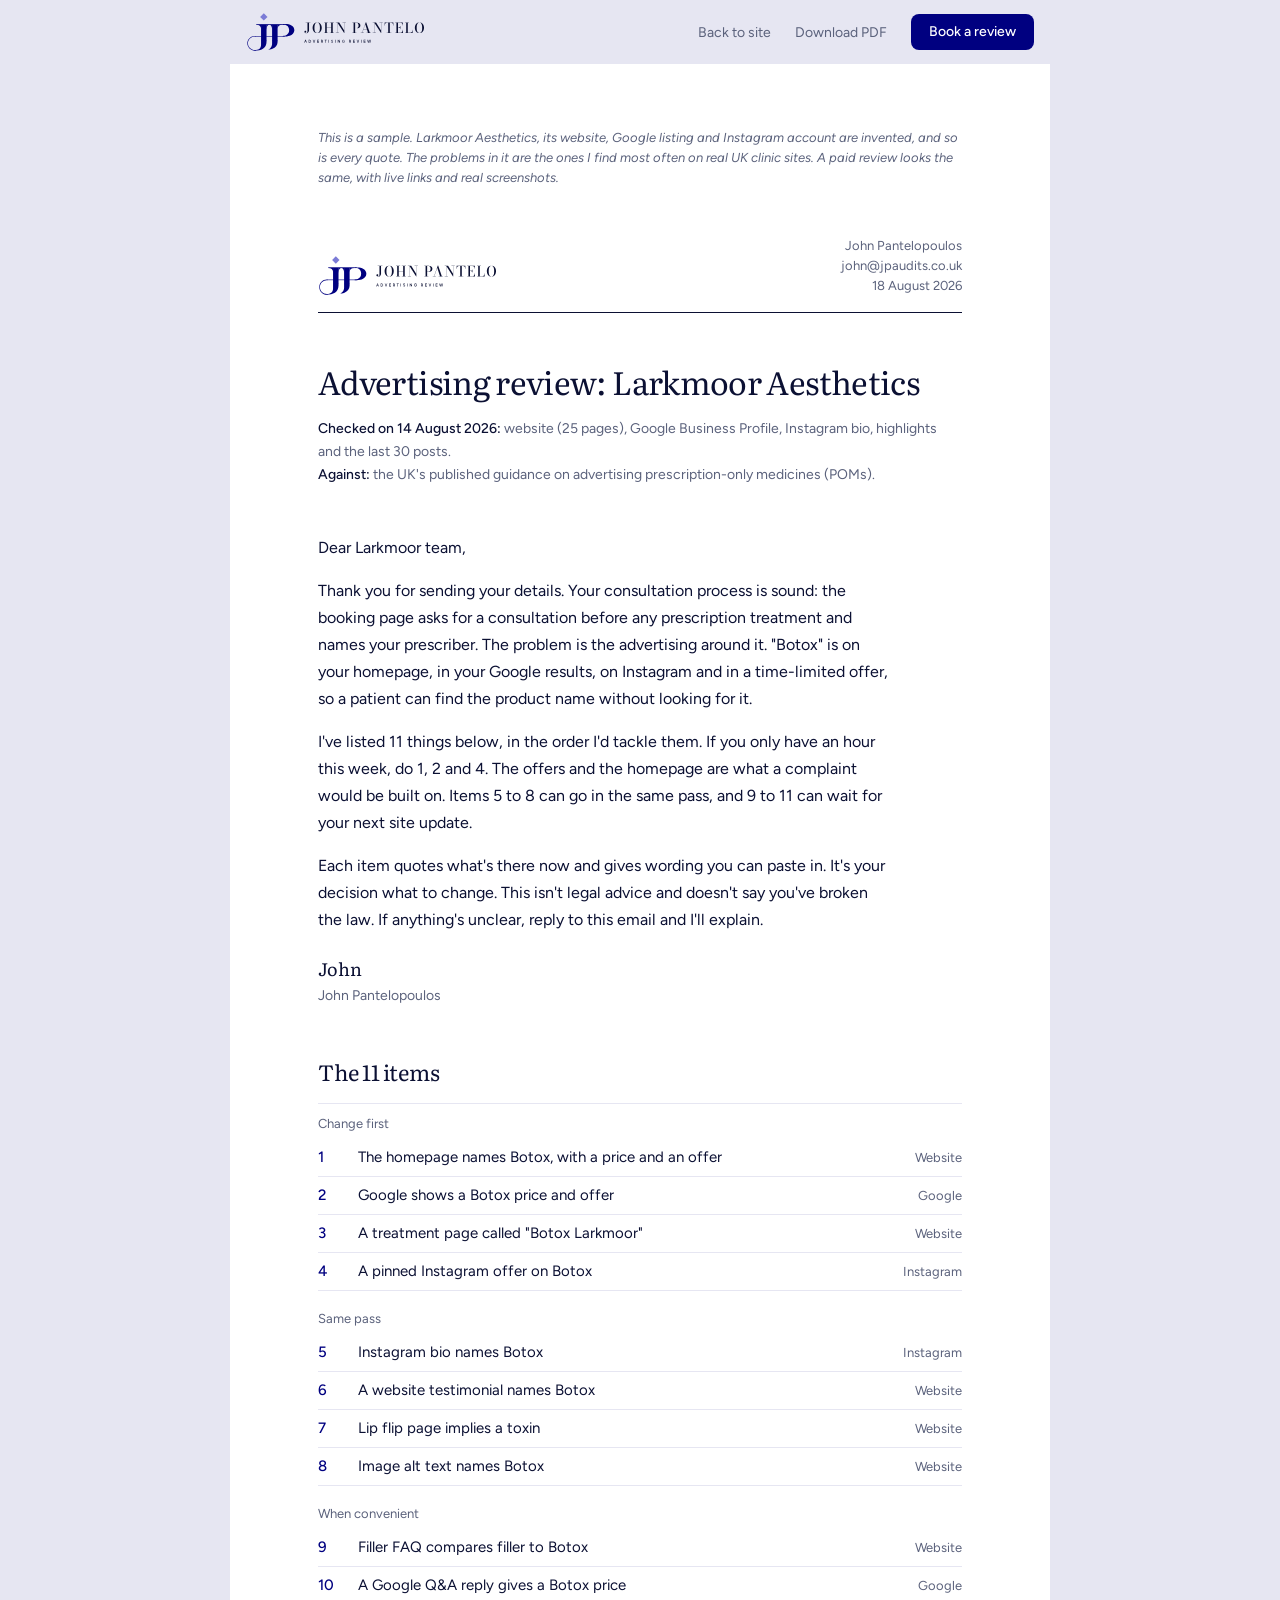
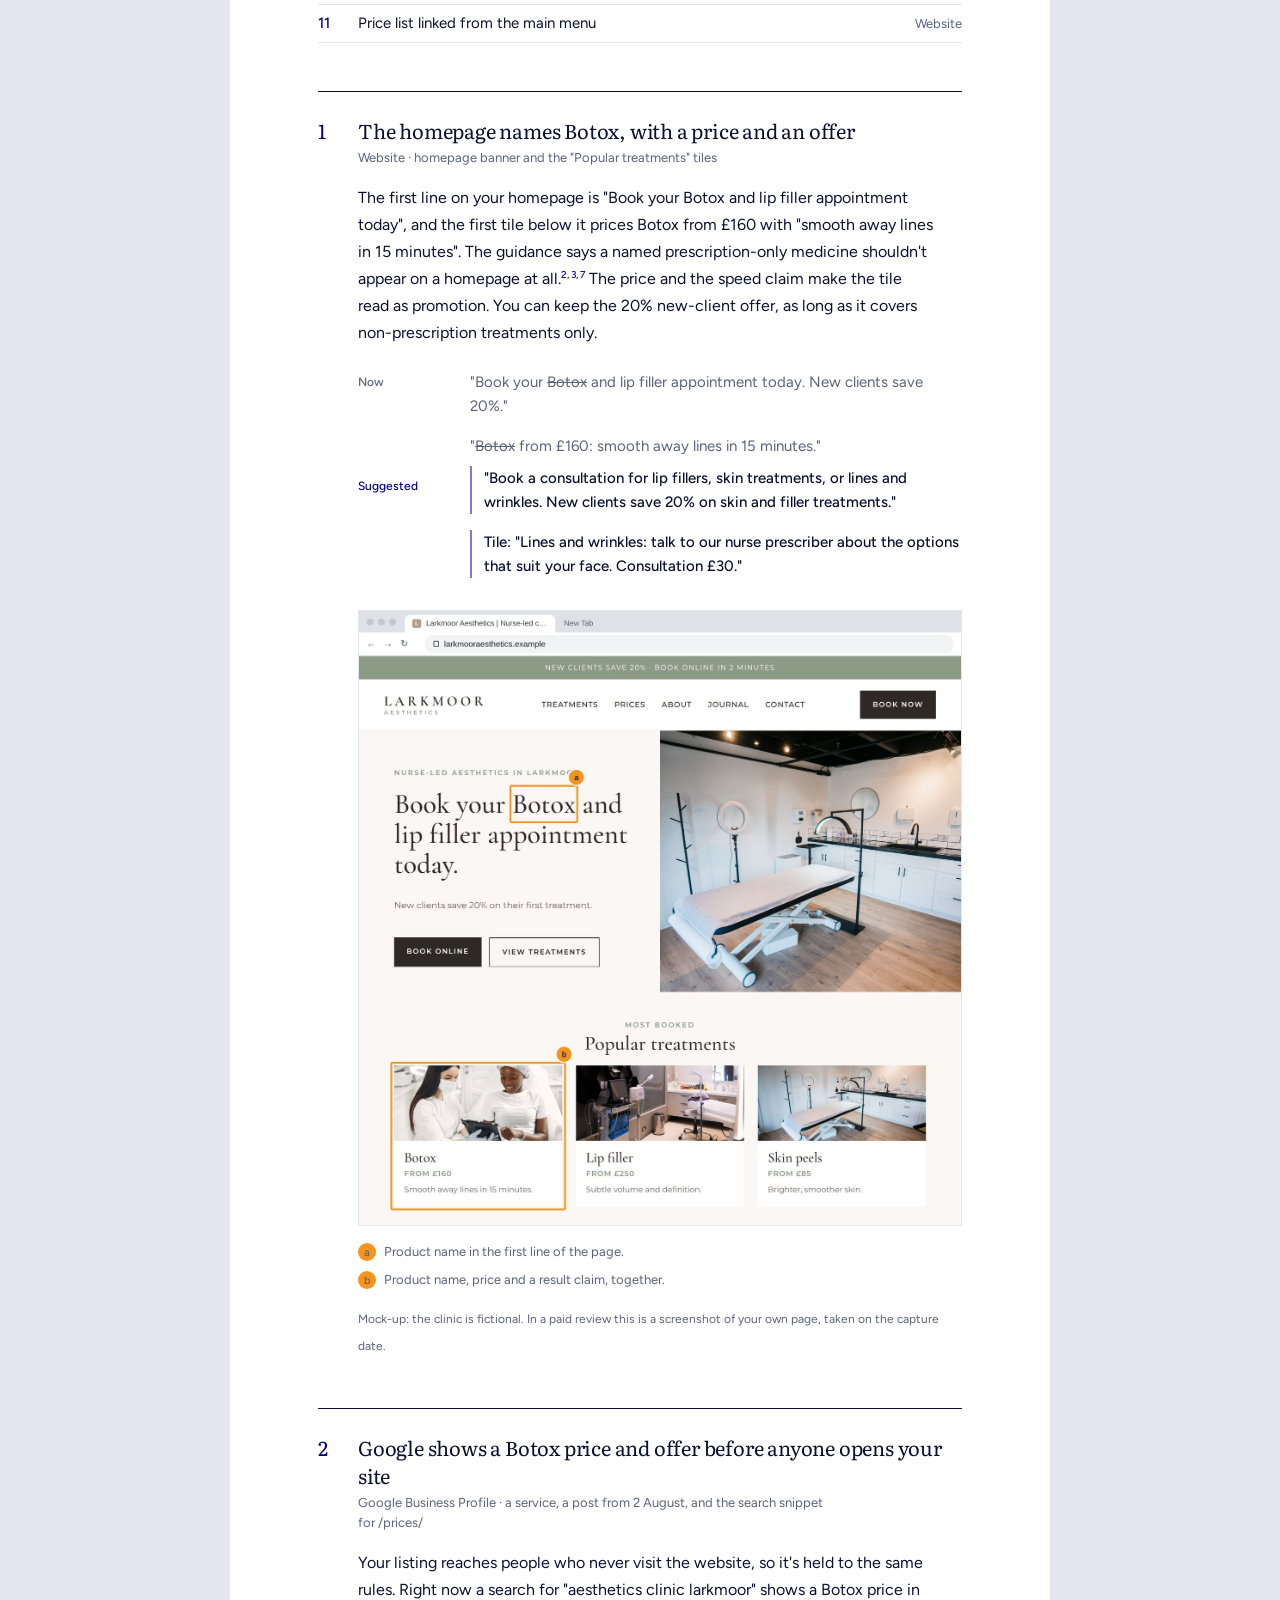
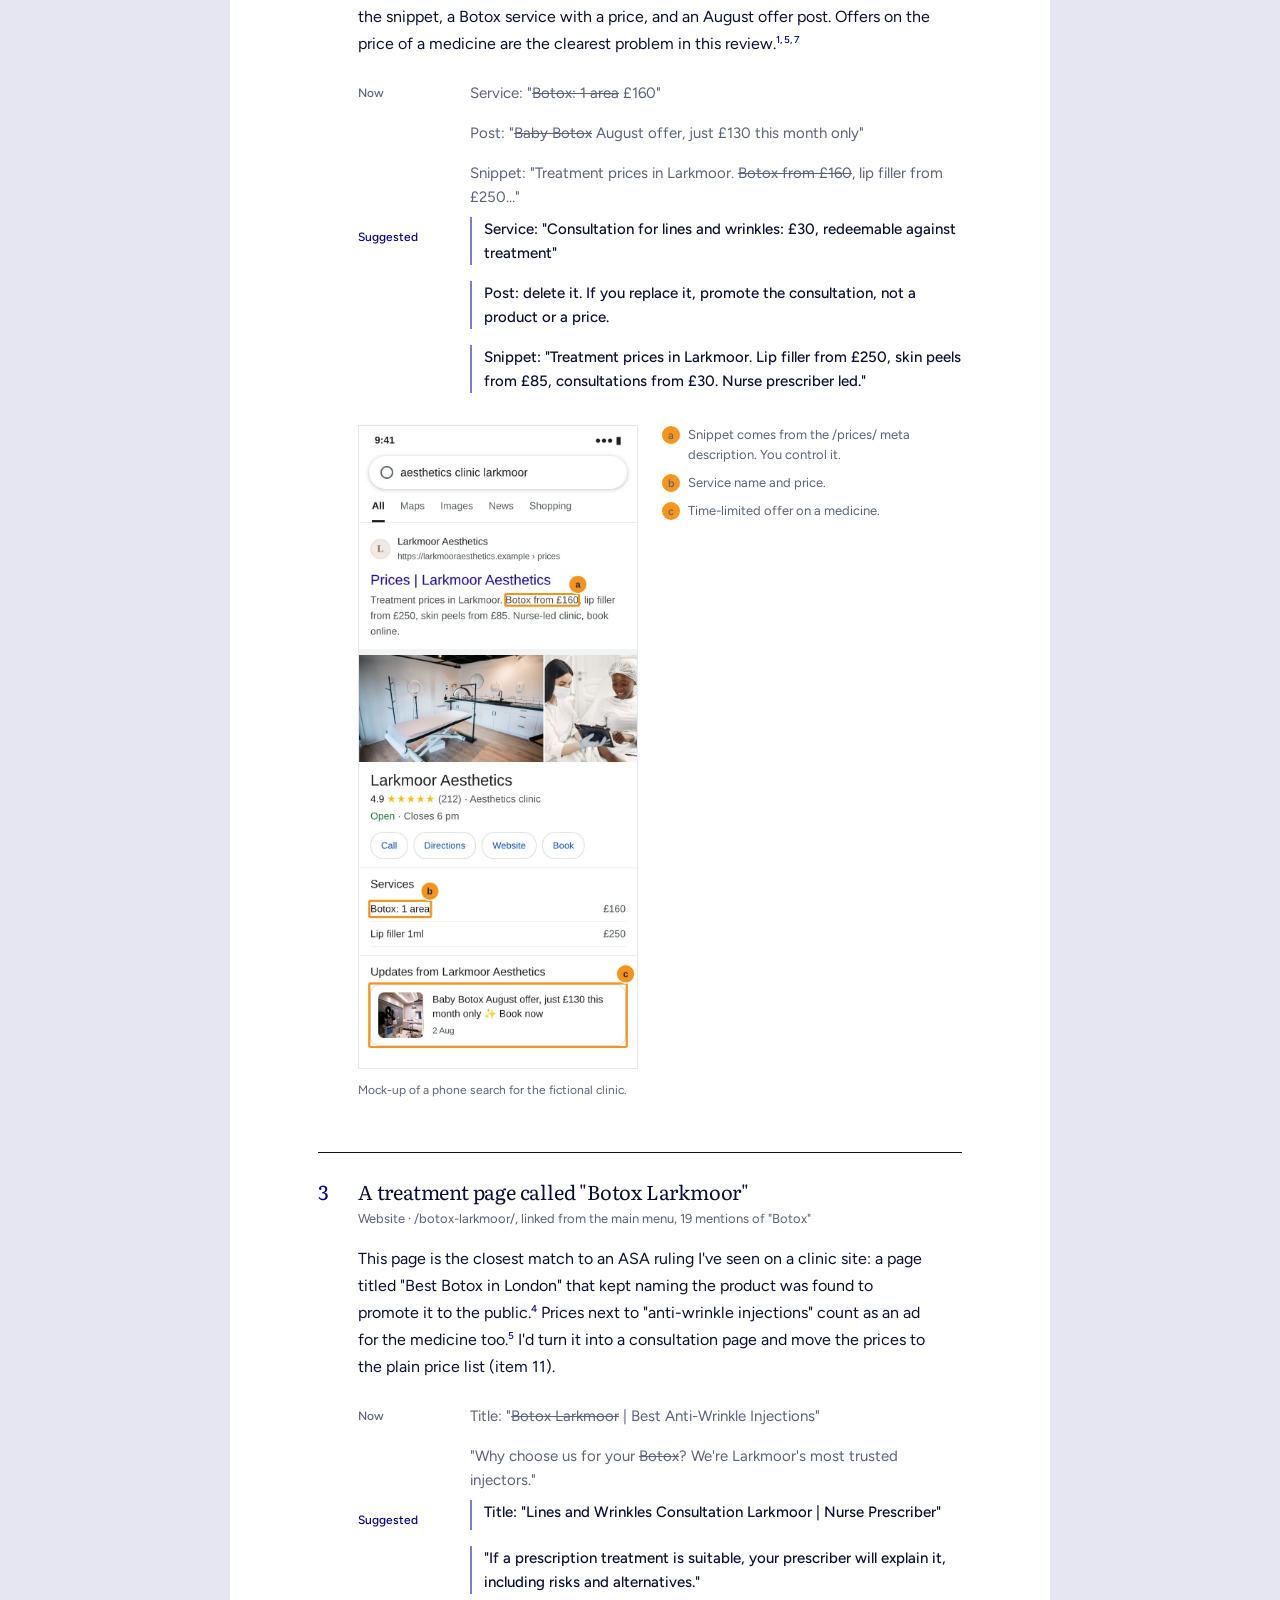
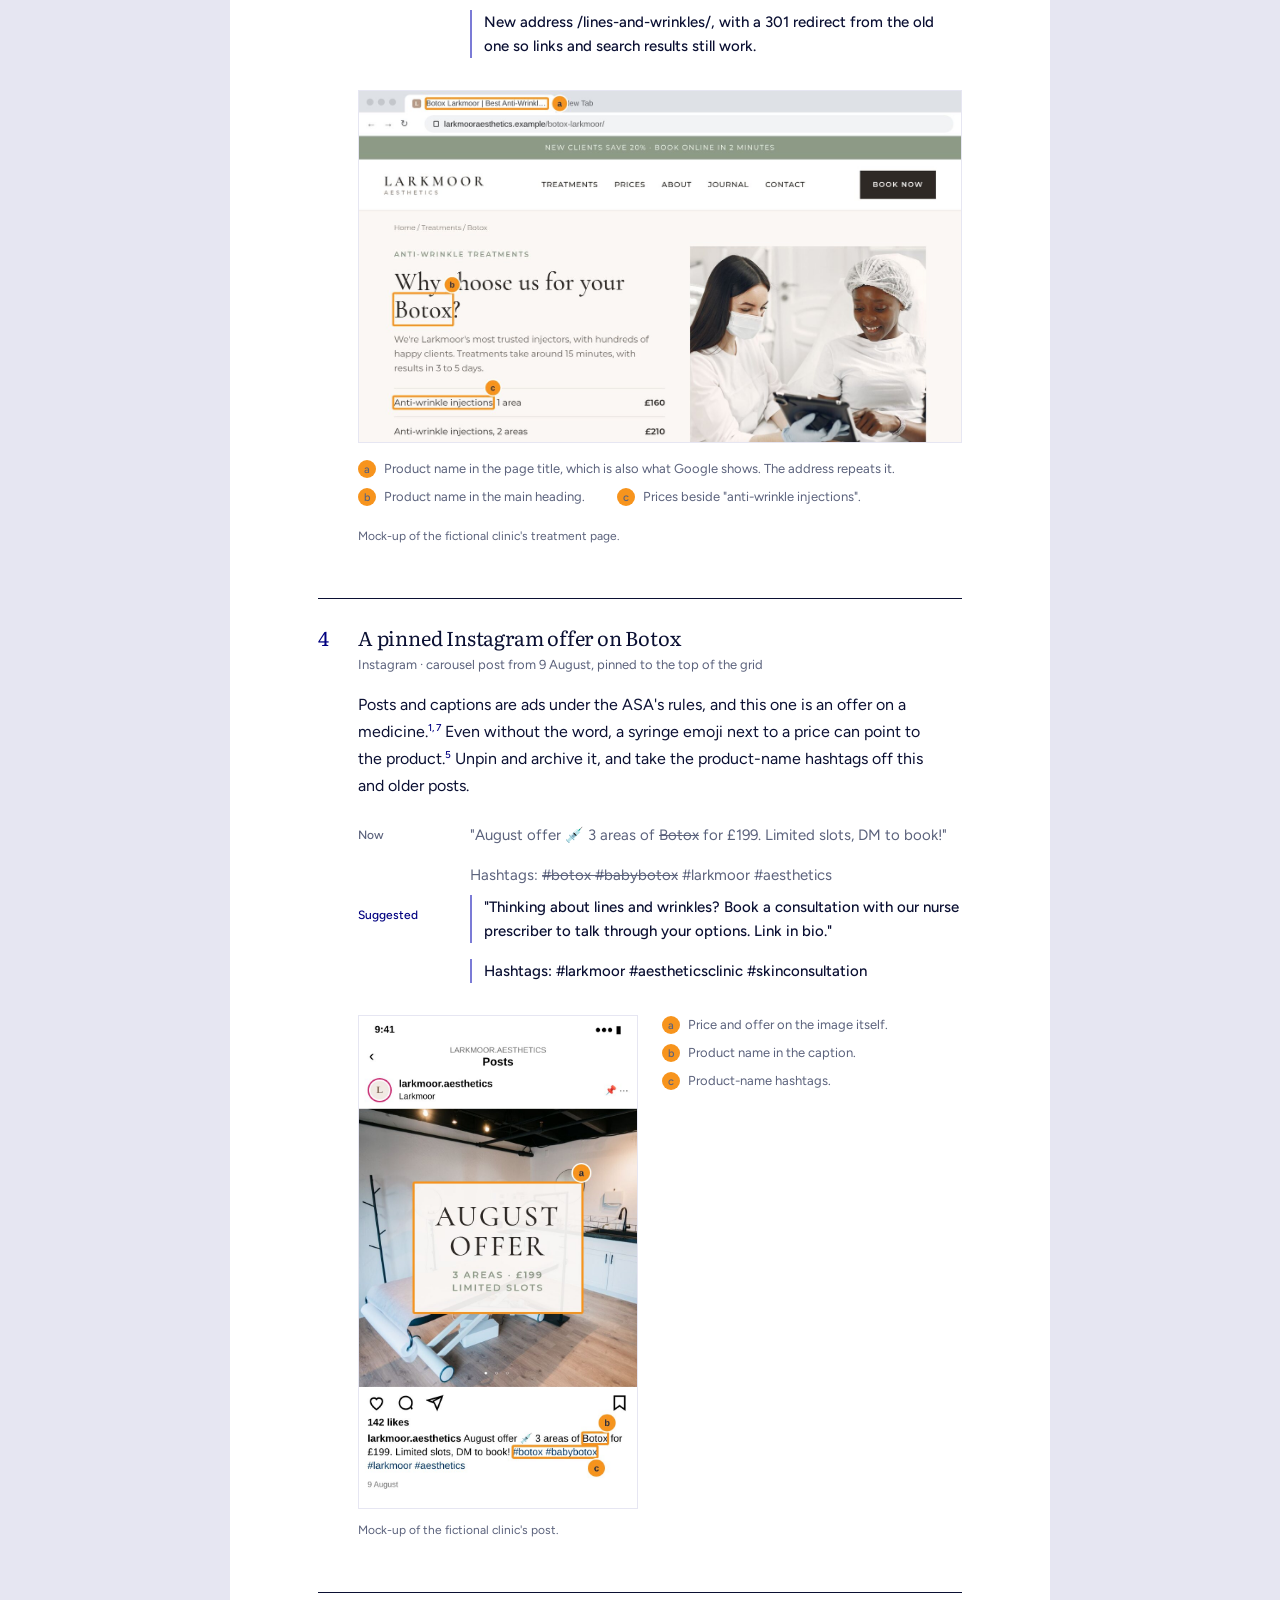
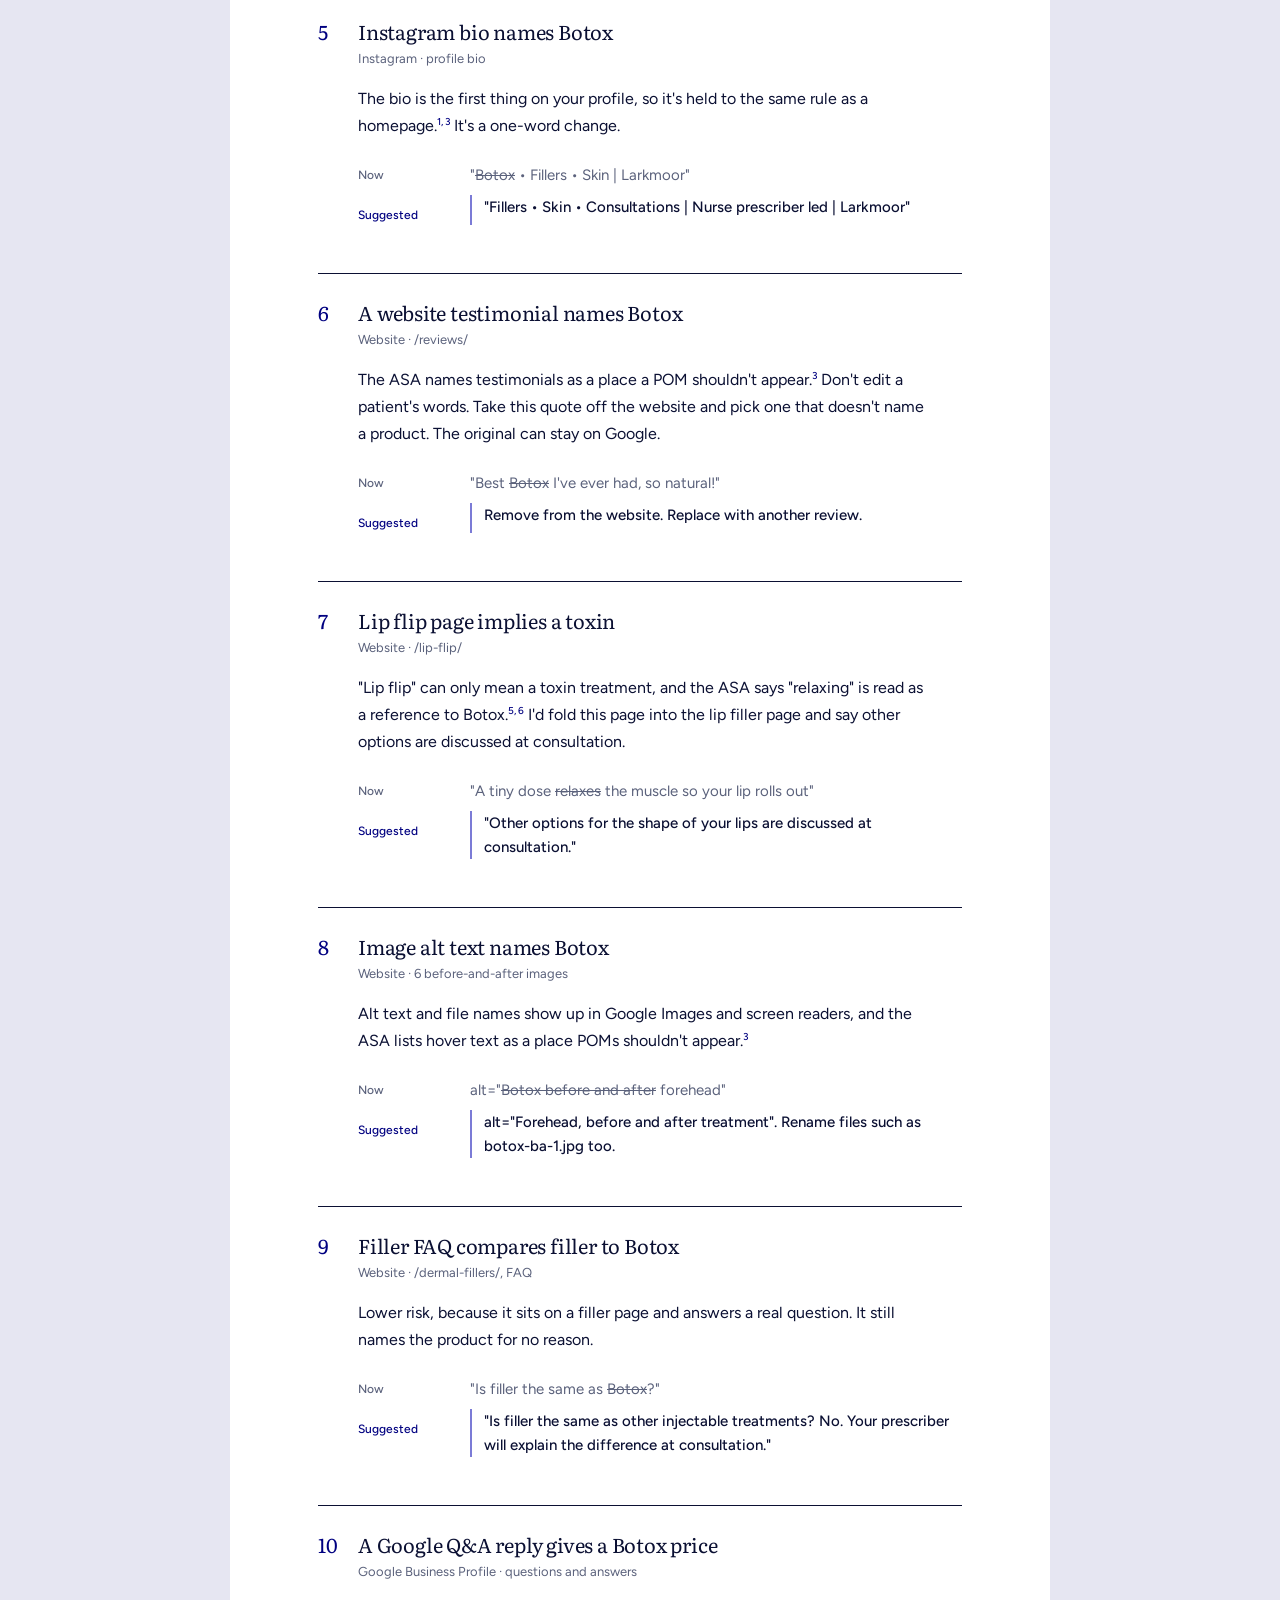
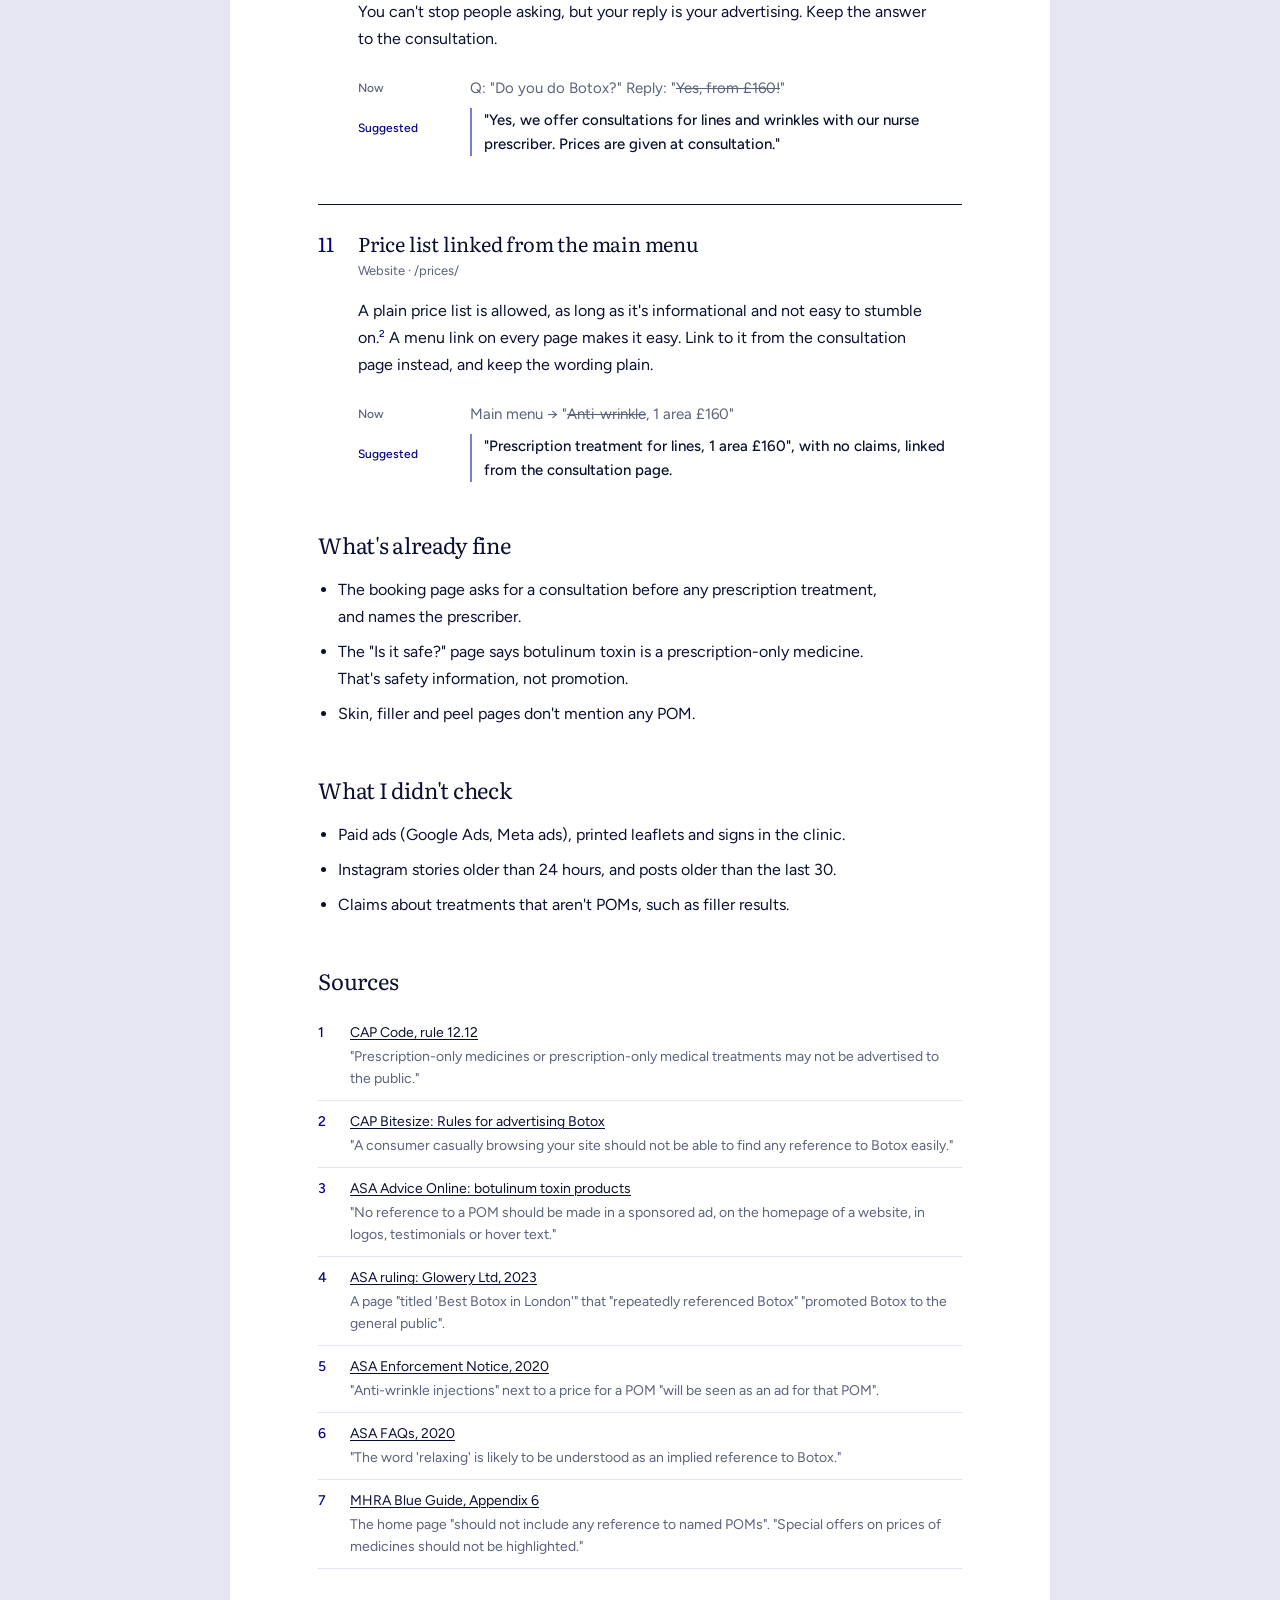
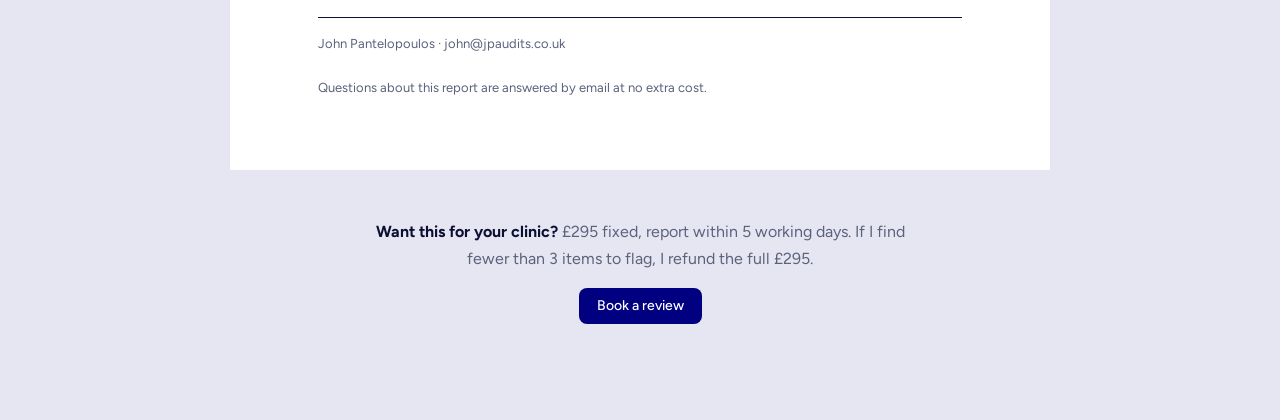
<file: sample-report.html>
<!doctype html>
<html lang="en-GB">
<head>
<meta charset="utf-8">
<meta name="viewport" content="width=device-width, initial-scale=1">
<title>Sample Advertising Review</title>
<meta name="description" content="A full sample advertising review for a fictional UK aesthetic clinic: website, Google listing and Instagram checked for prescription-medicine wording, with replacement copy.">
<link rel="icon" href="public/brand/v2/favicon.ico" sizes="any">
<link rel="icon" href="public/brand/v2/favicon.svg" type="image/svg+xml">
<link rel="preconnect" href="https://fonts.googleapis.com">
<link rel="preconnect" href="https://fonts.gstatic.com" crossorigin>
<link href="https://fonts.googleapis.com/css2?family=Literata:opsz,wght@7..72,400..700&family=Figtree:wght@400..600&display=swap" rel="stylesheet">
<link rel="stylesheet" href="public/brand/tokens.css">
<style>
/* Layout only. Colours, fonts and spacing come from public/brand/tokens.css.
   Written to read like a document, not a dashboard: one column, few labels,
   no tinted boxes. Screenshots are images, made from mock pages in ../mocks/. */
* { box-sizing: border-box; }
html { -webkit-text-size-adjust: 100%; }
body { margin: 0; background: var(--surface-alt); color: var(--ink); font: 400 16px/27px var(--font-sans); }
img { max-width: 100%; height: auto; display: block; }
a { color: inherit; text-underline-offset: 2px; text-decoration-thickness: 1px; }
:focus-visible { outline: 2px solid var(--ornament); outline-offset: 3px; }
h1, h2, h3 { margin: 0; color: var(--ink); }
p { margin: 0; }
p + p { margin-top: var(--space-4); }
[id] { scroll-margin-top: 24px; }
sup { font-size: 10px; line-height: 0; font-weight: 500; color: var(--accent); }
sup a { text-decoration: none; }

/* site bar (screen only) */
.bar { max-width: 820px; margin: 0 auto; padding: 0 var(--space-4); height: 64px; display: flex; align-items: center; justify-content: space-between; gap: var(--space-4); font-size: 14px; }
.bar nav { display: flex; gap: var(--space-6); align-items: center; }
.bar a { text-decoration: none; }
.bar .back { color: var(--ink-muted); }
.btn { display: inline-flex; align-items: center; font: 500 14px/1 var(--font-sans); text-decoration: none; padding: 11px 18px; background: var(--block); color: var(--surface); border-radius: var(--radius-sm); }

/* the paper */
.doc { max-width: 820px; margin: 0 auto var(--space-12); background: var(--surface); padding: 64px 88px 72px; }
.sample { margin: 0 0 var(--space-12); font-size: 13px; line-height: 20px; color: var(--ink-muted); font-style: italic; }

/* letterhead */
.head { display: flex; justify-content: space-between; align-items: end; gap: var(--space-6); padding-bottom: var(--space-4); border-bottom: var(--line-hairline) solid var(--ink); font-size: 13px; line-height: 20px; color: var(--ink-muted); }
.head img { width: 150px; }
.head p { text-align: right; }
h1 { margin-top: var(--space-12); font: 400 32px/40px var(--font-display); letter-spacing: -0.02em; }
.meta { margin: var(--space-4) 0 0; font-size: 14px; line-height: 23px; color: var(--ink-muted); }
.meta b { font-weight: 500; color: var(--ink); }

/* cover letter */
.letter { margin-top: var(--space-12); max-width: 36em; }
.letter .sig { margin-top: var(--space-6); }
.letter .sig b { display: block; font: 400 18px/24px var(--font-display); }
.letter .sig span { font-size: 14px; color: var(--ink-muted); }

/* contents */
h2 { margin: var(--space-12) 0 var(--space-4); font: 400 22px/30px var(--font-display); letter-spacing: -0.01em; }
.toc { list-style: none; margin: 0; padding: 0; border-top: var(--line-hairline) solid var(--surface-alt); }
.toc li { display: grid; grid-template-columns: 32px 1fr auto; gap: var(--space-2); padding: 7px 0; border-bottom: var(--line-hairline) solid var(--surface-alt); font-size: 15px; line-height: 23px; }
.toc li > span:first-child { font-weight: 500; color: var(--accent); }
.toc li > span:last-child { font-size: 13px; color: var(--ink-muted); }
.toc a { text-decoration: none; }
.toc a:hover { text-decoration: underline; }
.toc .grp { display: block; padding: var(--space-4) 0 4px; border: 0; font-size: 13px; color: var(--ink-muted); }
.toc .grp:first-child { padding-top: var(--space-2); }

/* findings */
.find { margin-top: var(--space-12); padding-top: var(--space-6); border-top: var(--line-hairline) solid var(--ink); }
.find h3 { display: grid; grid-template-columns: 40px 1fr; font: 400 20px/28px var(--font-display); letter-spacing: -0.01em; }
.find h3 span { color: var(--accent); }
.where { margin: 4px 0 var(--space-4) 40px; font-size: 13px; line-height: 20px; color: var(--ink-muted); }
.find > p, .find > .words, .find > figure { margin-left: 40px; }
.find > p { max-width: 36em; }

/* current and suggested wording: hanging labels, no boxes */
.words { margin-top: var(--space-6); display: grid; grid-template-columns: 96px 1fr; gap: var(--space-2) var(--space-4); font-size: 15px; line-height: 24px; }
.words dt { padding-top: 2px; font-size: 12px; line-height: 20px; font-weight: 500; color: var(--ink-muted); }
.words dt.s { color: var(--accent); }
.words dt { grid-column: 1; }
.words dd { margin: 0; grid-column: 2; }
.words dd.now { color: var(--ink-muted); }
.words dd.now del { text-decoration-thickness: 1px; }
.words dd.new { color: var(--ink); font-weight: 500; padding-left: 12px; border-left: 2px solid var(--ornament); }
.words dd + dt { margin-top: var(--space-2); }
.words dd.now + dd.now, .words dd.new + dd.new { margin-top: var(--space-2); }

/* screenshots: real browser captures of mock pages (see ../mocks/), marked up in orange */
.snap { width: 100%; border: var(--line-hairline) solid var(--surface-alt); }
figure.wide { grid-template-columns: 1fr; gap: var(--space-4); }
figure.wide .notes { display: flex; flex-wrap: wrap; gap: var(--space-2) var(--space-8); }
figure.wide .notes li + li { margin-top: 0; }
figure.wide .cap { margin-top: 0; }
figure.phone { grid-template-columns: 280px 1fr; }
figure { margin: var(--space-8) 0 0; display: grid; grid-template-columns: minmax(0, 1fr) 190px; gap: var(--space-6); align-items: start; }
.notes { list-style: none; margin: 0; padding: 0; font-size: 13px; line-height: 20px; color: var(--ink-muted); }
.notes li { display: grid; grid-template-columns: 26px 1fr; }
.notes li + li { margin-top: var(--space-2); }
.pin { display: inline-grid; place-items: center; width: 18px; height: 18px; border-radius: 50%; background: var(--orange-500); color: var(--navy-900); font: 500 11px/1 var(--font-sans); font-style: normal; vertical-align: 2px; margin-left: 3px; }
.notes .pin { margin: 1px 0 0; }
.hl { text-decoration: underline; text-decoration-color: var(--orange-500); text-decoration-thickness: 3px; text-underline-offset: 2px; text-decoration-skip-ink: none; }
.cap { grid-column: 1 / -1; margin-top: calc(-1 * var(--space-4)); font-size: 12px; color: var(--ink-muted); }


/* closing sections */
.plain { max-width: 36em; }
.plain ul { margin: var(--space-2) 0 0; padding-left: 20px; }
.plain li + li { margin-top: var(--space-2); }
.src { margin: 0; padding: 0; list-style: none; counter-reset: s; font-size: 14px; line-height: 22px; }
.src li { counter-increment: s; display: grid; grid-template-columns: 32px 1fr; padding: 10px 0; border-bottom: var(--line-hairline) solid var(--surface-alt); }
.src li::before { content: counter(s); font-weight: 500; color: var(--accent); }
.src q { quotes: none; display: block; margin-top: 2px; color: var(--ink-muted); }
.end { margin-top: var(--space-12); padding-top: var(--space-4); border-top: var(--line-hairline) solid var(--ink); display: flex; justify-content: space-between; gap: var(--space-6); flex-wrap: wrap; font-size: 13px; line-height: 20px; color: var(--ink-muted); }

/* closing call to action (screen only) */
.cta { max-width: 820px; margin: 0 auto var(--space-24); padding: 0 var(--space-4); text-align: center; }
.cta p { margin: 0 auto var(--space-4); max-width: 34em; color: var(--ink-muted); }
.cta b { color: var(--ink); }

@media (max-width: 760px) {
  .bar .back { display: none; }
  .doc { padding: 32px var(--space-4) 48px; }
  .head { flex-direction: column; align-items: start; }
  .head p { text-align: left; }
  h1 { font-size: 26px; line-height: 34px; }
  .find h3 { grid-template-columns: 32px 1fr; font-size: 18px; line-height: 26px; }
  .where, .find > p, .find > .words, .find > figure { margin-left: 0; }
  .words { grid-template-columns: 1fr; gap: 0; }
  .words dt, .words dd { grid-column: 1; }
  .words dd + dt { margin-top: var(--space-4); }
  figure { grid-template-columns: 1fr; gap: var(--space-4); }
  .cap { margin-top: 0; }
}

/* print: A4, attached to emails as a PDF */
@page {
  size: A4; margin: 18mm 0 18mm; background: var(--white);
  @bottom-left { content: "Larkmoor Aesthetics · Advertising review · Sample"; margin-left: 20mm; font: 400 8pt/1 Figtree, sans-serif; color: var(--slate-600); }
  @bottom-right { content: "Page " counter(page) " of " counter(pages); margin-right: 20mm; font: 400 8pt/1 Figtree, sans-serif; color: var(--slate-600); }
}
@page :first { @bottom-left { content: none; } }
@media print {
  body { background: var(--surface); font-size: 10.5pt; line-height: 17pt; -webkit-print-color-adjust: exact; print-color-adjust: exact; }
  .bar, .cta { display: none; }
  .doc { max-width: none; margin: 0; padding: 0 20mm; }
  .sample { margin-bottom: 10mm; }
  .find { break-inside: avoid-page; }
  .find.long { break-inside: auto; }
  .find h3, .where { break-after: avoid; }
  figure, .words, .toc li, .src li { break-inside: avoid; }
  .pb { break-before: page; margin-top: 0; }
  #i1, #i2, #i3, #i4 { break-before: page; margin-top: 0; }
  figure { margin-top: 6mm; }
  figure.wide .snap { width: 58%; }
  #i3 figure.wide .snap { width: 72%; }
  figure.phone { grid-template-columns: 50mm 1fr; }
  #i2 figure.phone { grid-template-columns: 40mm 1fr; margin-top: 4mm; }
  .find > p, .words { font-size: 10pt; line-height: 15.5pt; }
  .words { margin-top: 5mm; }
  a { text-decoration: none; }
}
</style>
</head>
<body>

<div class="bar">
  <a href="index.html"><img src="public/brand/v2/JohnPantelo-logo_horizontal_navy-lavender.svg" alt="John Pantelo, Advertising Review" width="562" height="127" style="width:180px;height:auto"></a>
  <nav aria-label="Report">
    <a class="back" href="index.html">Back to site</a>
    <a class="back" href="sample-report.pdf">Download PDF</a>
    <a class="btn" href="mailto:john@jpaudits.co.uk?subject=Advertising%20review&amp;body=Clinic%20name%3A%0AWebsite%3A%0A">Book a review</a>
  </nav>
</div>

<main class="doc">
  <p class="sample">This is a sample. Larkmoor Aesthetics, its website, Google listing and Instagram account are invented, and so is every quote. The problems in it are the ones I find most often on real UK clinic sites. A paid review looks the same, with live links and real screenshots.</p>

  <div class="head">
    <img src="public/brand/v2/JohnPantelo-logo_horizontal_navy-lavender.svg" alt="John Pantelo, Advertising Review" width="562" height="127" style="width:180px;height:auto">
    <p>John Pantelopoulos<br>john@jpaudits.co.uk<br>18 August 2026</p>
  </div>

  <h1>Advertising review: Larkmoor Aesthetics</h1>
  <p class="meta"><b>Checked on 14 August 2026:</b> website (25 pages), Google Business Profile, Instagram bio, highlights and the last 30 posts.<br><b>Against:</b> the UK's published guidance on advertising prescription-only medicines (POMs).</p>

  <div class="letter">
    <p>Dear Larkmoor team,</p>
    <p>Thank you for sending your details. Your consultation process is sound: the booking page asks for a consultation before any prescription treatment and names your prescriber. The problem is the advertising around it. "Botox" is on your homepage, in your Google results, on Instagram and in a time-limited offer, so a patient can find the product name without looking for it.</p>
    <p>I've listed 11 things below, in the order I'd tackle them. If you only have an hour this week, do 1, 2 and 4. The offers and the homepage are what a complaint would be built on. Items 5 to 8 can go in the same pass, and 9 to 11 can wait for your next site update.</p>
    <p>Each item quotes what's there now and gives wording you can paste in. It's your decision what to change. This isn't legal advice and doesn't say you've broken the law. If anything's unclear, reply to this email and I'll explain.</p>
    <div class="sig"><b>John</b><span>John Pantelopoulos</span></div>
  </div>

  <h2 class="pb">The 11 items</h2>
  <ol class="toc">
    <li class="grp">Change first</li>
    <li><span>1</span><a href="#i1">The homepage names Botox, with a price and an offer</a><span>Website</span></li>
    <li><span>2</span><a href="#i2">Google shows a Botox price and offer</a><span>Google</span></li>
    <li><span>3</span><a href="#i3">A treatment page called "Botox Larkmoor"</a><span>Website</span></li>
    <li><span>4</span><a href="#i4">A pinned Instagram offer on Botox</a><span>Instagram</span></li>
    <li class="grp">Same pass</li>
    <li><span>5</span><a href="#i5">Instagram bio names Botox</a><span>Instagram</span></li>
    <li><span>6</span><a href="#i6">A website testimonial names Botox</a><span>Website</span></li>
    <li><span>7</span><a href="#i7">Lip flip page implies a toxin</a><span>Website</span></li>
    <li><span>8</span><a href="#i8">Image alt text names Botox</a><span>Website</span></li>
    <li class="grp">When convenient</li>
    <li><span>9</span><a href="#i9">Filler FAQ compares filler to Botox</a><span>Website</span></li>
    <li><span>10</span><a href="#i10">A Google Q&amp;A reply gives a Botox price</a><span>Google</span></li>
    <li><span>11</span><a href="#i11">Price list linked from the main menu</a><span>Website</span></li>
  </ol>

  <section class="find" id="i1">
    <h3><span>1</span>The homepage names Botox, with a price and an offer</h3>
    <p class="where">Website · homepage banner and the "Popular treatments" tiles</p>
    <p>The first line on your homepage is "Book your Botox and lip filler appointment today", and the first tile below it prices Botox from £160 with "smooth away lines in 15 minutes". The guidance says a named prescription-only medicine shouldn't appear on a homepage at all.<sup><a href="#sources">2, 3, 7</a></sup> The price and the speed claim make the tile read as promotion. You can keep the 20% new-client offer, as long as it covers non-prescription treatments only.</p>
    <dl class="words">
      <dt>Now</dt>
      <dd class="now">"Book your <del>Botox</del> and lip filler appointment today. New clients save 20%."</dd>
      <dd class="now">"<del>Botox</del> from £160: smooth away lines in 15 minutes."</dd>
      <dt class="s">Suggested</dt>
      <dd class="new">"Book a consultation for lip fillers, skin treatments, or lines and wrinkles. New clients save 20% on skin and filler treatments."</dd>
      <dd class="new">Tile: "Lines and wrinkles: talk to our nurse prescriber about the options that suit your face. Consultation £30."</dd>
    </dl>
    <figure class="wide">
      <img class="snap" src="img/sample/homepage.jpg" alt="Screenshot of the fictional clinic homepage. Botox is marked in the headline and on the first treatment card." width="1400" height="1429" loading="lazy">
      <ol class="notes"><li><span class="pin">a</span>Product name in the first line of the page.</li><li><span class="pin">b</span>Product name, price and a result claim, together.</li></ol>
      <p class="cap">Mock-up: the clinic is fictional. In a paid review this is a screenshot of your own page, taken on the capture date.</p>
    </figure>
  </section>

  <section class="find" id="i2">
    <h3><span>2</span>Google shows a Botox price and offer before anyone opens your site</h3>
    <p class="where">Google Business Profile · a service, a post from 2 August, and the search snippet for /prices/</p>
    <p>Your listing reaches people who never visit the website, so it's held to the same rules. Right now a search for "aesthetics clinic larkmoor" shows a Botox price in the snippet, a Botox service with a price, and an August offer post. Offers on the price of a medicine are the clearest problem in this review.<sup><a href="#sources">1, 5, 7</a></sup></p>
    <dl class="words">
      <dt>Now</dt>
      <dd class="now">Service: "<del>Botox: 1 area</del> £160"</dd>
      <dd class="now">Post: "<del>Baby Botox</del> August offer, just £130 this month only"</dd>
      <dd class="now">Snippet: "Treatment prices in Larkmoor. <del>Botox from £160</del>, lip filler from £250…"</dd>
      <dt class="s">Suggested</dt>
      <dd class="new">Service: "Consultation for lines and wrinkles: £30, redeemable against treatment"</dd>
      <dd class="new">Post: delete it. If you replace it, promote the consultation, not a product or a price.</dd>
      <dd class="new">Snippet: "Treatment prices in Larkmoor. Lip filler from £250, skin peels from £85, consultations from £30. Nurse prescriber led."</dd>
    </dl>
    <figure class="phone">
      <img class="snap" src="img/sample/google.jpg" alt="Screenshot of a phone search for the fictional clinic. The Botox price in the result, the Botox service and an offer post are marked." width="780" height="1800" loading="lazy">
      <ol class="notes"><li><span class="pin">a</span>Snippet comes from the /prices/ meta description. You control it.</li><li><span class="pin">b</span>Service name and price.</li><li><span class="pin">c</span>Time-limited offer on a medicine.</li></ol>
      <p class="cap">Mock-up of a phone search for the fictional clinic.</p>
    </figure>
  </section>

  <section class="find" id="i3">
    <h3><span>3</span>A treatment page called "Botox Larkmoor"</h3>
    <p class="where">Website · /botox-larkmoor/, linked from the main menu, 19 mentions of "Botox"</p>
    <p>This page is the closest match to an ASA ruling I've seen on a clinic site: a page titled "Best Botox in London" that kept naming the product was found to promote it to the public.<sup><a href="#sources">4</a></sup> Prices next to "anti-wrinkle injections" count as an ad for the medicine too.<sup><a href="#sources">5</a></sup> I'd turn it into a consultation page and move the prices to the plain price list (item 11).</p>
    <dl class="words">
      <dt>Now</dt>
      <dd class="now">Title: "<del>Botox Larkmoor</del> | Best Anti-Wrinkle Injections"</dd>
      <dd class="now">"Why choose us for your <del>Botox</del>? We're Larkmoor's most trusted injectors."</dd>
      <dt class="s">Suggested</dt>
      <dd class="new">Title: "Lines and Wrinkles Consultation Larkmoor | Nurse Prescriber"</dd>
      <dd class="new">"If a prescription treatment is suitable, your prescriber will explain it, including risks and alternatives."</dd>
      <dd class="new">New address /lines-and-wrinkles/, with a 301 redirect from the old one so links and search results still work.</dd>
    </dl>
    <figure class="wide">
      <img class="snap" src="img/sample/treatment-page.jpg" alt="Screenshot of the fictional clinic page called Botox Larkmoor, with the tab title, heading and anti-wrinkle price marked." width="1400" height="817" loading="lazy">
      <ol class="notes"><li><span class="pin">a</span>Product name in the page title, which is also what Google shows. The address repeats it.</li><li><span class="pin">b</span>Product name in the main heading.</li><li><span class="pin">c</span>Prices beside "anti-wrinkle injections".</li></ol>
      <p class="cap">Mock-up of the fictional clinic's treatment page.</p>
    </figure>
  </section>

  <section class="find" id="i4">
    <h3><span>4</span>A pinned Instagram offer on Botox</h3>
    <p class="where">Instagram · carousel post from 9 August, pinned to the top of the grid</p>
    <p>Posts and captions are ads under the ASA's rules, and this one is an offer on a medicine.<sup><a href="#sources">1, 7</a></sup> Even without the word, a syringe emoji next to a price can point to the product.<sup><a href="#sources">5</a></sup> Unpin and archive it, and take the product-name hashtags off this and older posts.</p>
    <dl class="words">
      <dt>Now</dt>
      <dd class="now">"August offer 💉 3 areas of <del>Botox</del> for £199. Limited slots, DM to book!"</dd>
      <dd class="now">Hashtags: <del>#botox #babybotox</del> #larkmoor #aesthetics</dd>
      <dt class="s">Suggested</dt>
      <dd class="new">"Thinking about lines and wrinkles? Book a consultation with our nurse prescriber to talk through your options. Link in bio."</dd>
      <dd class="new">Hashtags: #larkmoor #aestheticsclinic #skinconsultation</dd>
    </dl>
    <figure class="phone">
      <img class="snap" src="img/sample/instagram.jpg" alt="Screenshot of the fictional clinic Instagram post advertising an August offer, with the offer, the word Botox and hashtags marked." width="780" height="1380" loading="lazy">
      <ol class="notes"><li><span class="pin">a</span>Price and offer on the image itself.</li><li><span class="pin">b</span>Product name in the caption.</li><li><span class="pin">c</span>Product-name hashtags.</li></ol>
      <p class="cap">Mock-up of the fictional clinic's post.</p>
    </figure>
  </section>

  <section class="find" id="i5">
    <h3><span>5</span>Instagram bio names Botox</h3>
    <p class="where">Instagram · profile bio</p>
    <p>The bio is the first thing on your profile, so it's held to the same rule as a homepage.<sup><a href="#sources">1, 3</a></sup> It's a one-word change.</p>
    <dl class="words"><dt>Now</dt><dd class="now">"<del>Botox</del> • Fillers • Skin | Larkmoor"</dd><dt class="s">Suggested</dt><dd class="new">"Fillers • Skin • Consultations | Nurse prescriber led | Larkmoor"</dd></dl>
  </section>

  <section class="find" id="i6">
    <h3><span>6</span>A website testimonial names Botox</h3>
    <p class="where">Website · /reviews/</p>
    <p>The ASA names testimonials as a place a POM shouldn't appear.<sup><a href="#sources">3</a></sup> Don't edit a patient's words. Take this quote off the website and pick one that doesn't name a product. The original can stay on Google.</p>
    <dl class="words"><dt>Now</dt><dd class="now">"Best <del>Botox</del> I've ever had, so natural!"</dd><dt class="s">Suggested</dt><dd class="new">Remove from the website. Replace with another review.</dd></dl>
  </section>

  <section class="find" id="i7">
    <h3><span>7</span>Lip flip page implies a toxin</h3>
    <p class="where">Website · /lip-flip/</p>
    <p>"Lip flip" can only mean a toxin treatment, and the ASA says "relaxing" is read as a reference to Botox.<sup><a href="#sources">5, 6</a></sup> I'd fold this page into the lip filler page and say other options are discussed at consultation.</p>
    <dl class="words"><dt>Now</dt><dd class="now">"A tiny dose <del>relaxes</del> the muscle so your lip rolls out"</dd><dt class="s">Suggested</dt><dd class="new">"Other options for the shape of your lips are discussed at consultation."</dd></dl>
  </section>

  <section class="find" id="i8">
    <h3><span>8</span>Image alt text names Botox</h3>
    <p class="where">Website · 6 before-and-after images</p>
    <p>Alt text and file names show up in Google Images and screen readers, and the ASA lists hover text as a place POMs shouldn't appear.<sup><a href="#sources">3</a></sup></p>
    <dl class="words"><dt>Now</dt><dd class="now">alt="<del>Botox before and after</del> forehead"</dd><dt class="s">Suggested</dt><dd class="new">alt="Forehead, before and after treatment". Rename files such as botox-ba-1.jpg too.</dd></dl>
  </section>

  <section class="find" id="i9">
    <h3><span>9</span>Filler FAQ compares filler to Botox</h3>
    <p class="where">Website · /dermal-fillers/, FAQ</p>
    <p>Lower risk, because it sits on a filler page and answers a real question. It still names the product for no reason.</p>
    <dl class="words"><dt>Now</dt><dd class="now">"Is filler the same as <del>Botox</del>?"</dd><dt class="s">Suggested</dt><dd class="new">"Is filler the same as other injectable treatments? No. Your prescriber will explain the difference at consultation."</dd></dl>
  </section>

  <section class="find" id="i10">
    <h3><span>10</span>A Google Q&amp;A reply gives a Botox price</h3>
    <p class="where">Google Business Profile · questions and answers</p>
    <p>You can't stop people asking, but your reply is your advertising. Keep the answer to the consultation.</p>
    <dl class="words"><dt>Now</dt><dd class="now">Q: "Do you do Botox?" Reply: "<del>Yes, from £160!</del>"</dd><dt class="s">Suggested</dt><dd class="new">"Yes, we offer consultations for lines and wrinkles with our nurse prescriber. Prices are given at consultation."</dd></dl>
  </section>

  <section class="find" id="i11">
    <h3><span>11</span>Price list linked from the main menu</h3>
    <p class="where">Website · /prices/</p>
    <p>A plain price list is allowed, as long as it's informational and not easy to stumble on.<sup><a href="#sources">2</a></sup> A menu link on every page makes it easy. Link to it from the consultation page instead, and keep the wording plain.</p>
    <dl class="words"><dt>Now</dt><dd class="now">Main menu → "<del>Anti-wrinkle</del>, 1 area £160"</dd><dt class="s">Suggested</dt><dd class="new">"Prescription treatment for lines, 1 area £160", with no claims, linked from the consultation page.</dd></dl>
  </section>

  <h2>What's already fine</h2>
  <div class="plain"><ul>
    <li>The booking page asks for a consultation before any prescription treatment, and names the prescriber.</li>
    <li>The "Is it safe?" page says botulinum toxin is a prescription-only medicine. That's safety information, not promotion.</li>
    <li>Skin, filler and peel pages don't mention any POM.</li>
  </ul></div>

  <h2>What I didn't check</h2>
  <div class="plain"><ul>
    <li>Paid ads (Google Ads, Meta ads), printed leaflets and signs in the clinic.</li>
    <li>Instagram stories older than 24 hours, and posts older than the last 30.</li>
    <li>Claims about treatments that aren't POMs, such as filler results.</li>
  </ul></div>

  <h2 id="sources">Sources</h2>
  <ol class="src">
    <li><span><a href="https://www.asa.org.uk/type/non_broadcast/code_section/12.html">CAP Code, rule 12.12</a><q>"Prescription-only medicines or prescription-only medical treatments may not be advertised to the public."</q></span></li>
    <li><span><a href="https://www.asa.org.uk/advice-and-resources/cap-bitesize/rules-for-advertising-botox.html">CAP Bitesize: Rules for advertising Botox</a><q>"A consumer casually browsing your site should not be able to find any reference to Botox easily."</q></span></li>
    <li><span><a href="https://www.asa.org.uk/advice-online/beauty-and-cosmetics-botulinum-toxin-products.html">ASA Advice Online: botulinum toxin products</a><q>"No reference to a POM should be made in a sponsored ad, on the homepage of a website, in logos, testimonials or hover text."</q></span></li>
    <li><span><a href="https://www.asa.org.uk/rulings/glowery-ltd-a22-1169867-glowery-ltd.html">ASA ruling: Glowery Ltd, 2023</a><q>A page "titled 'Best Botox in London'" that "repeatedly referenced Botox" "promoted Botox to the general public".</q></span></li>
    <li><span><a href="https://www.asa.org.uk/static/a8fa05da-b3ee-4528-82095e7bba2a3e5c/Enforcement-Notice-Advertising-Botox-and-other-botulinum-toxin-injecti.pdf">ASA Enforcement Notice, 2020</a><q>"Anti-wrinkle injections" next to a price for a POM "will be seen as an ad for that POM".</q></span></li>
    <li><span><a href="https://www.asa.org.uk/news/botox-frequently-asked-questions-faqs.html">ASA FAQs, 2020</a><q>"The word 'relaxing' is likely to be understood as an implied reference to Botox."</q></span></li>
    <li><span><a href="https://assets.publishing.service.gov.uk/media/6012d8c9d3bf7f05c2040b4e/Appendix_6.pdf">MHRA Blue Guide, Appendix 6</a><q>The home page "should not include any reference to named POMs". "Special offers on prices of medicines should not be highlighted."</q></span></li>
  </ol>

  <div class="end"><span>John Pantelopoulos · john@jpaudits.co.uk</span><span>Questions about this report are answered by email at no extra cost.</span></div>
</main>

<div class="cta">
  <p><b>Want this for your clinic?</b> £295 fixed, report within 5 working days. If I find fewer than 3 items to flag, I refund the full £295.</p>
  <a class="btn" href="mailto:john@jpaudits.co.uk?subject=Advertising%20review&amp;body=Clinic%20name%3A%0AWebsite%3A%0A">Book a review</a>
</div>

</body>
</html>
</file>
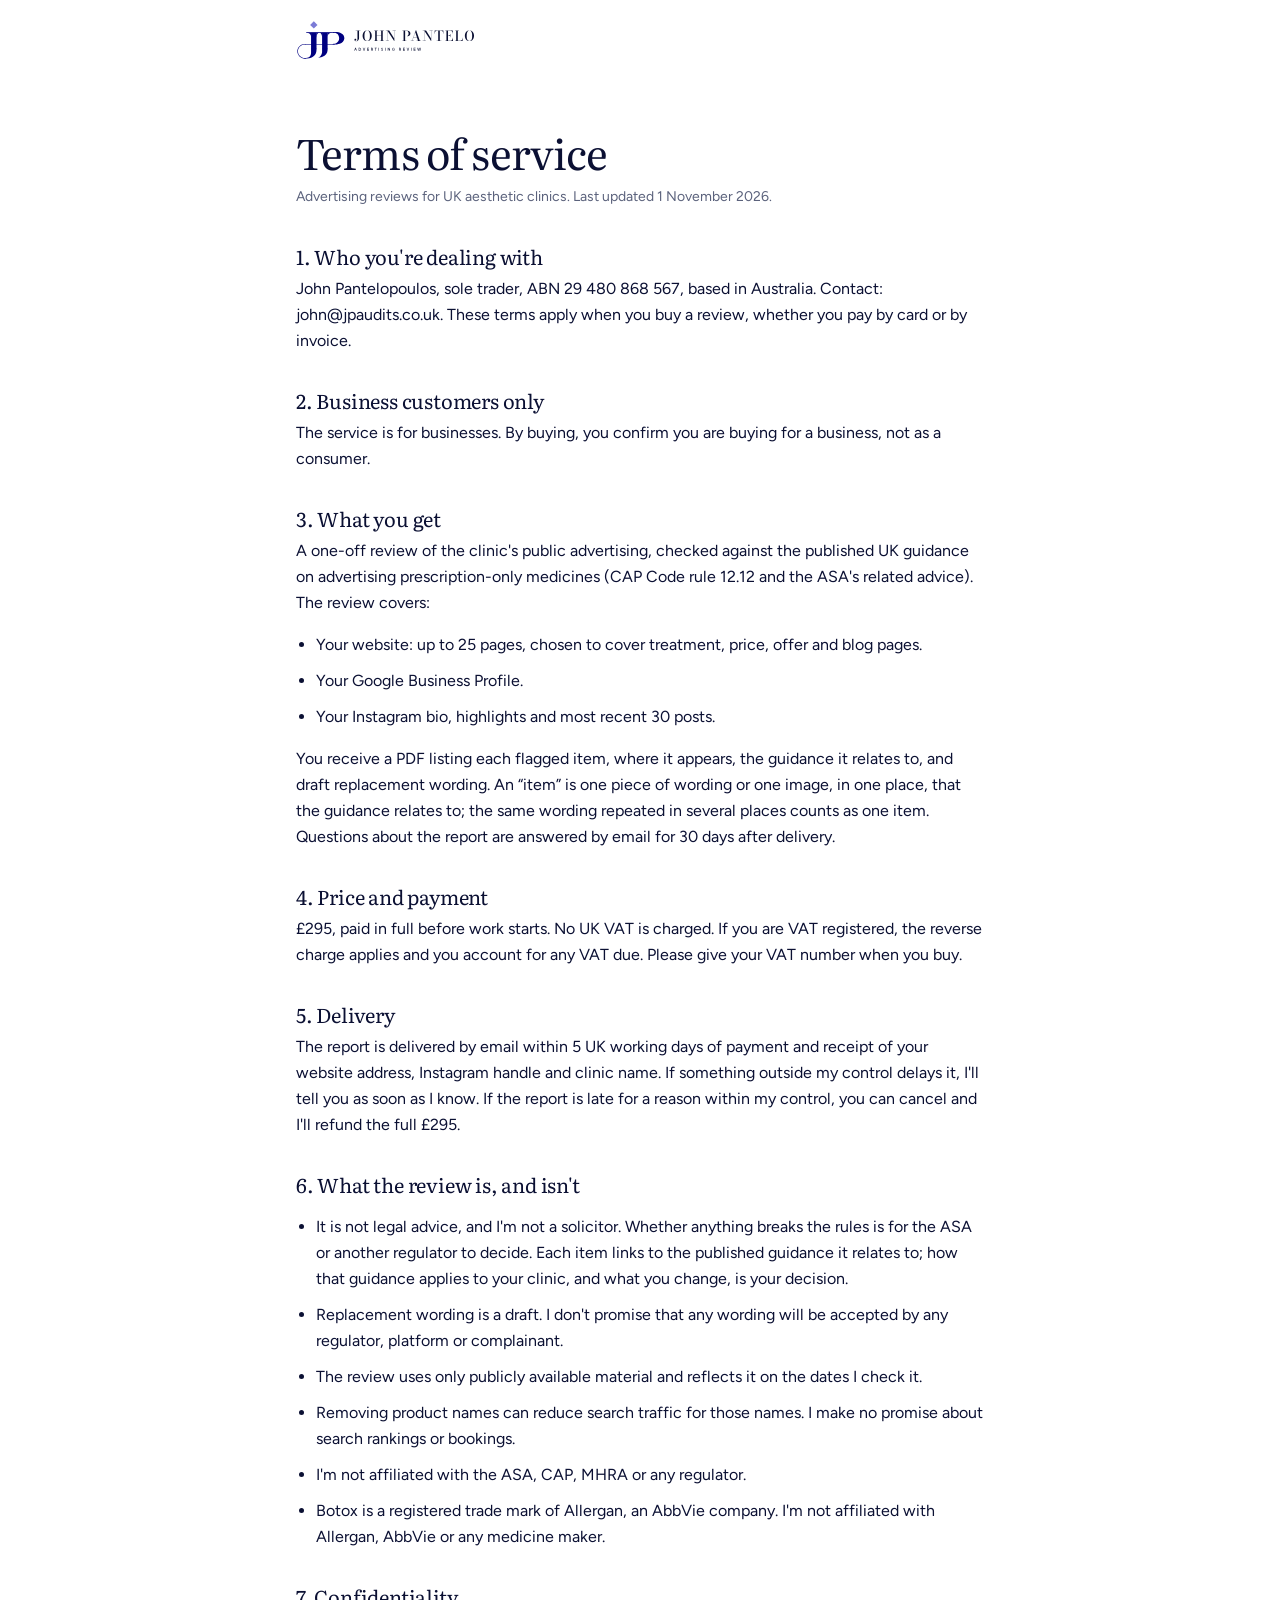
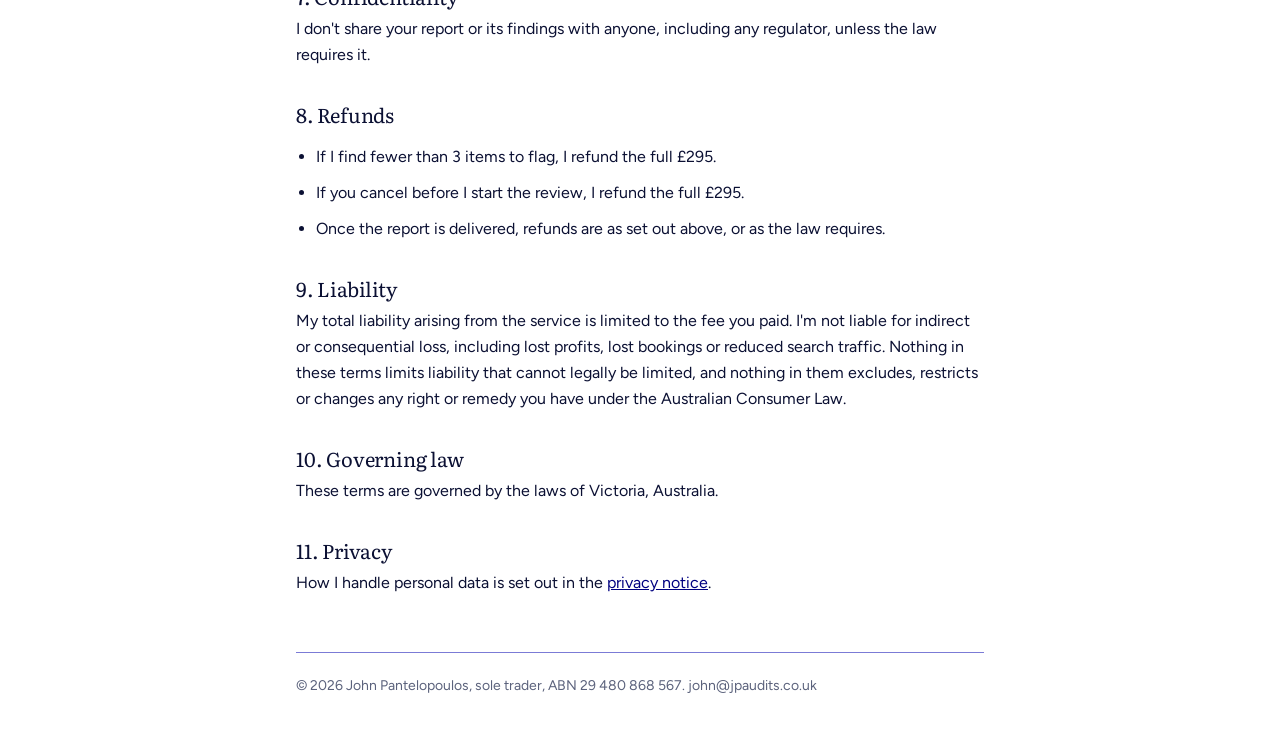
<file: terms.html>
<!doctype html>
<html lang="en-GB">
<head>
<meta charset="utf-8">
<meta name="viewport" content="width=device-width, initial-scale=1">
<meta name="color-scheme" content="light">
<title>Terms of service | John Pantelopoulos</title>
<link rel="icon" href="public/brand/v2/favicon.ico" sizes="any">
<link rel="icon" href="public/brand/v2/favicon.svg" type="image/svg+xml">
<link rel="preconnect" href="https://fonts.googleapis.com">
<link rel="preconnect" href="https://fonts.gstatic.com" crossorigin>
<link href="https://fonts.googleapis.com/css2?family=Literata:opsz,wght@7..72,400..700&family=Figtree:wght@400..600&display=swap" rel="stylesheet">
<link rel="stylesheet" href="public/brand/tokens.css?v=25">
<style>
/* Layout only. Colours, fonts and spacing come from public/brand/tokens.css. */
* { box-sizing: border-box; }
body { margin: 0; background: var(--surface); color: var(--ink); font: 400 16px/26px var(--font-sans); }
.wrap { max-width: 720px; margin: 0 auto; padding: 0 var(--space-4); }
.top .wrap { display: flex; align-items: center; height: 80px; }
.top img { width: 176px; height: auto; display: block; }
h1, h2 { font-family: var(--font-display); font-weight: 400; color: var(--ink); }
h1 { font-size: 42px; line-height: 48px; letter-spacing: -0.02em; margin: var(--space-12) 0 var(--space-2); }
h2 { font-size: 20px; line-height: 28px; letter-spacing: -0.01em; margin: var(--space-8) 0 6px; }
p, li { margin: 0 0 10px; }
ul { padding-left: 20px; }
.meta { color: var(--ink-muted); font-size: 14px; }
a { color: var(--accent); }
footer { margin: 56px 0 var(--space-12); padding-top: 20px; border-top: var(--line-hairline) solid var(--ornament); font-size: 14px; color: var(--ink-muted); }
</style>
</head>
<body>
<header class="top"><div class="wrap"><a href="/"><img src="public/brand/v2/JohnPantelo-logo_horizontal_navy-lavender.svg" alt="John Pantelo, Advertising Review" width="562" height="127" style="width:180px;height:auto"></a></div></header>
<main class="wrap">
<h1>Terms of service</h1>
<p class="meta">Advertising reviews for UK aesthetic clinics. Last updated 1 November 2026.</p>

<h2>1. Who you're dealing with</h2>
<p>John Pantelopoulos, sole trader, ABN 29 480 868 567, based in Australia. Contact: john@jpaudits.co.uk. These terms apply when you buy a review, whether you pay by card or by invoice.</p>

<h2>2. Business customers only</h2>
<p>The service is for businesses. By buying, you confirm you are buying for a business, not as a consumer.</p>

<h2>3. What you get</h2>
<p>A one-off review of the clinic's public advertising, checked against the published UK guidance on advertising prescription-only medicines (CAP Code rule 12.12 and the ASA's related advice). The review covers:</p>
<ul>
  <li>Your website: up to 25 pages, chosen to cover treatment, price, offer and blog pages.</li>
  <li>Your Google Business Profile.</li>
  <li>Your Instagram bio, highlights and most recent 30 posts.</li>
</ul>
<p>You receive a PDF listing each flagged item, where it appears, the guidance it relates to, and draft replacement wording. An &ldquo;item&rdquo; is one piece of wording or one image, in one place, that the guidance relates to; the same wording repeated in several places counts as one item. Questions about the report are answered by email for 30 days after delivery.</p>

<h2>4. Price and payment</h2>
<p>£295, paid in full before work starts. No UK VAT is charged. If you are VAT registered, the reverse charge applies and you account for any VAT due. Please give your VAT number when you buy.</p>

<h2 id="delivery">5. Delivery</h2>
<p>The report is delivered by email within 5 UK working days of payment and receipt of your website address, Instagram handle and clinic name. If something outside my control delays it, I'll tell you as soon as I know. If the report is late for a reason within my control, you can cancel and I'll refund the full £295.</p>

<h2>6. What the review is, and isn't</h2>
<ul>
  <li>It is not legal advice, and I'm not a solicitor. Whether anything breaks the rules is for the ASA or another regulator to decide. Each item links to the published guidance it relates to; how that guidance applies to your clinic, and what you change, is your decision.</li>
  <li>Replacement wording is a draft. I don't promise that any wording will be accepted by any regulator, platform or complainant.</li>
  <li>The review uses only publicly available material and reflects it on the dates I check it.</li>
  <li>Removing product names can reduce search traffic for those names. I make no promise about search rankings or bookings.</li>
  <li>I'm not affiliated with the ASA, CAP, MHRA or any regulator.</li>
  <li>Botox is a registered trade mark of Allergan, an AbbVie company. I'm not affiliated with Allergan, AbbVie or any medicine maker.</li>
</ul>

<h2>7. Confidentiality</h2>
<p>I don't share your report or its findings with anyone, including any regulator, unless the law requires it.</p>

<h2 id="refunds">8. Refunds</h2>
<ul>
  <li>If I find fewer than 3 items to flag, I refund the full £295.</li>
  <li>If you cancel before I start the review, I refund the full £295.</li>
  <li>Once the report is delivered, refunds are as set out above, or as the law requires.</li>
</ul>

<h2>9. Liability</h2>
<p>My total liability arising from the service is limited to the fee you paid. I'm not liable for indirect or consequential loss, including lost profits, lost bookings or reduced search traffic. Nothing in these terms limits liability that cannot legally be limited, and nothing in them excludes, restricts or changes any right or remedy you have under the Australian Consumer Law.</p>

<h2>10. Governing law</h2>
<p>These terms are governed by the laws of Victoria, Australia.</p>

<h2>11. Privacy</h2>
<p>How I handle personal data is set out in the <a href="/privacy.html">privacy notice</a>.</p>

<footer>© 2026 John Pantelopoulos, sole trader, ABN 29 480 868 567. john@jpaudits.co.uk</footer>
</main>
</body>
</html>
</file>
<file: assets/system.css>
/*
  taste-skill system.css - the one system for the page. Link it first, then assets/ui/cards.css (the
  feature card, its panel and the fragment placements), then set the palette (--p-*), the fonts and
  the radius set on :root in the page (node scripts/start.mjs prints that block).
  Do not add a second grid, spacing scale, type scale, radius scale, button or card style.
*/

/* ---------------------------------------------------------------- tokens */
:root {
  /* palette (hex only; fx.js reads --bg --surface --ink --muted --accent --accent-ink) */
  --p-bg: #ffffff;
  --p-surface: #f4f4f4;
  --p-ink: #111111;
  --p-muted: #6b6b6b;
  --p-accent: #1a4be0;
  --p-accent-ink: #ffffff;
  --p-action: #1a4be0;      /* buttons, links, focus: the accent, or the ink when the accent is too pale */
  --p-action-ink: #ffffff;
  --p-inv-bg: #111111;
  --p-inv-surface: #1c1c1c;
  --p-inv-ink: #f4f4f4;
  --p-inv-muted: #a3a3a3;
  --p-inv-accent: #ffffff;
  --p-inv-accent-ink: #111111;
  --p-inv-action: #ffffff;
  --p-inv-action-ink: #111111;
  /* the lit ground behind UI and in the closing band (references/cards.md), one per page, tech pages only
     (none on kind other, which is flat): <html data-ground="sand|sky|sage|painting">. system.js gives it to every ground
     that holds UI, on light and dark pages alike; --hue on one panel changes only its accent */
  --ground-bg: #d9ccb7; --ground-surface: #e9e0d2; --ground-ink: #2a2622; --ground-muted: #5a534a; --ground-accent: #a8794a;

  /* fonts */
  --font-display: system-ui, -apple-system, "Segoe UI", sans-serif;
  --font-text: system-ui, -apple-system, "Segoe UI", sans-serif;
  --font-mono: ui-monospace, "SFMono-Regular", Menlo, Consolas, monospace;
  --display-weight: 400;    /* headlines 400; 500 on a tech page (software, gaming, hardware) */
  --display-tracking: -0.025em;

  /* the page rhythm (references/layout-v4.md): one section per screen. The header is fixed and
     --nav tall; every section is padded --padt above and --padb (plus the phone action bar, --bar)
     below, and is exactly one or two screens tall (--h: 1 or 2; --hm on a phone). The hero's words
     start --hgap under the header and its content ends --hpadb above the fold. */
  --nav: 72px;
  --padt: 120px;
  --padb: 72px;
  --hgap: 48px;
  --hpadb: 64px;
  --bar: 0px;
  /* grid: one .wrap (alias .container) for the header, every section and the footer, the same
     --gut on both sides: 1280 wide at x 80-1360 at 1440, 342 at x 24-366 at 390 */
  --container: 1280px;
  --gut: 80px;
  --pad: var(--gut);
  --gutter: 24px;

  /* spacing: 4/8 scale */
  --s-1: 4px;  --s-2: 8px;  --s-3: 12px; --s-4: 16px; --s-5: 24px;
  --s-6: 32px; --s-7: 48px; --s-8: 64px; --s-9: 96px; --s-10: 128px;
  --section: 40px;      /* only a .section outside main (the kit's demo pages); every main > section and
                           footer.closing take --padt and --padb */
  --section-band: 56px; /* the same for an older footer outside footer.closing */
  --head-gap: 48px;     /* the one heading-to-content gap, 32 on a phone (layout.css reads it as --ly-head-gap) */
  --card-pad: 16px;     /* card padding (cards.css sets its own for cards with a panel) */
  --card-gap: 16px;     /* gap between cards */

  /* type scale (the only sizes on the page) */
  --t-label: 13px;
  --t-small: 14px;
  --t-body: 16px;
  --t-lead: 18px;
  --t-card: 18px;
  --t-h3: 24px;
  /* straight lines from the phone size at 390 to the desktop size at 1440 (system.md's table) */
  --t-h2: clamp(30px, 1.72vw + 23.3px, 48px);
  --t-h1: clamp(38px, 3.24vw + 25.4px, 72px);
  /* a big number stays a step under the h2 (VI-11): 38 at 1440, 28 at 390, so it never reads as a
     section heading; a stats row and a price set their own, smaller still */
  --t-stat: clamp(28px, .952vw + 24.29px, 38px);

  /* radius: one scale (soft by default; data-radius on <html> switches it) */
  --r-sm: 8px;  --r-md: 12px; --r-lg: 20px; --r-btn: 8px;

  /* controls (fixed here; a page never adds its own) */
  --btn-h: 44px;
  --btn-h-sm: 36px;
  --nav-h: var(--nav);  /* the older name, kept for the kit's files */
  --icon: 16px;         /* small icons: socials, menu chevrons, mono brand marks */

  /* motion: the one UI ease-out (motion.css --m-ease and ui/base.css --u-ease read it; references/motion.md) */
  --ease: cubic-bezier(.2, .8, .2, 1);
  --dur: 180ms;
}
html[data-radius="sharp"] { --r-sm: 4px; --r-md: 6px;  --r-lg: 8px;  --r-btn: 4px; }
html[data-radius="soft"]  { --r-sm: 8px; --r-md: 12px; --r-lg: 20px; --r-btn: 8px; }
html[data-radius="round"] { --r-sm: 10px; --r-md: 16px; --r-lg: 24px; --r-btn: 999px; }
/* the four lit grounds (references/cards.md); sand is the default above. painting goes with
   painterly-landscape (x.ai's daylight sky over olive hills) */
html[data-ground="sky"]      { --ground-bg: #c6d3df; --ground-surface: #d6e0e9; --ground-ink: #25303a; --ground-muted: #4d5964; --ground-accent: #3f6a92; }
html[data-ground="sage"]     { --ground-bg: #cdd6c6; --ground-surface: #dce3d6; --ground-ink: #262d24; --ground-muted: #535b51; --ground-accent: #6c8e63; }
html[data-ground="painting"] { --ground-bg: #79a8d6; --ground-surface: #a6c4e2; --ground-ink: #16212c; --ground-muted: #273949; --ground-accent: #9c9b3c; }
/* cards.css takes its card and panel radii from this scale */
html[data-radius] .card { --c-r: var(--r-lg); }
html[data-radius] .panel { --p-r: var(--r-md); }

/* a phone: the header 56, the sections padded 96 / 48, the hero's words 40 under the header and its
   content ending 24 above the fold, 24 at both sides, 12 between columns */
@media (max-width: 639px) {
  :root { --nav: 56px; --padt: 96px; --padb: 48px; --hgap: 40px; --hpadb: 24px; --gut: 24px; --gutter: 12px; --card-gap: 12px; --head-gap: 32px; }
}
@media (min-width: 640px) {
  :root { --gut: 48px; --section: 48px; --section-band: 72px; --card-pad: 24px; }
}
@media (min-width: 1024px) {
  :root { --gut: 80px; --section: 56px; --section-band: 96px; --card-gap: 24px;
          --t-lead: 20px; --t-card: 20px; --t-h3: 28px; }
  /* a place (and a local service): the 1200 column at x 120-1320 */
  html[data-type="place"] { --gut: 120px; --container: 1200px; }
}
/* a place (VI-06, ST-96, PH-23): its own smaller type (h1 48/53 and 32/37, h2 32/40 and 24/30, titles
   and the sub-line 20 and 18), the Recipe 3 hero's gap under its photograph (40, 24 on a phone),
   square photographs and cards and 2px buttons, whatever data-radius and data-buttons say */
:root[data-type="place"] {
  --hgap: 40px;
  --t-h1: clamp(32px, 1.524vw + 26.06px, 48px);
  --t-h2: clamp(24px, .762vw + 21px, 32px);
  --t-h3: clamp(20px, .381vw + 18.51px, 24px);
  --r-sm: 2px; --r-md: 0px; --r-lg: 0px; --r-btn: 2px;
}
:root[data-type="place"] :is(h1, .t-h1) { line-height: 1.104; }
:root[data-type="place"] :is(h2, .t-h2) { line-height: 1.25; }
@media (max-width: 639px) {
  :root[data-type="place"] { --hgap: 24px; }
  :root[data-type="place"] :is(h1, .t-h1) { line-height: 1.156; }
}

/* ---------------------------------------------------------------- grounds (at most three) */
:root, .ground-base {
  --bg: var(--p-bg); --surface: var(--p-surface); --ink: var(--p-ink); --muted: var(--p-muted);
  --accent: var(--p-accent); --accent-ink: var(--p-accent-ink); --card: var(--p-surface);
  --action: var(--p-action); --action-ink: var(--p-action-ink);
}
.ground-surface {
  --bg: var(--p-surface); --surface: var(--p-bg); --ink: var(--p-ink); --muted: var(--p-muted);
  --accent: var(--p-accent); --accent-ink: var(--p-accent-ink); --card: var(--p-bg);
  --action: var(--p-action); --action-ink: var(--p-action-ink);
}
.ground-inverse {
  --bg: var(--p-inv-bg); --surface: var(--p-inv-surface); --ink: var(--p-inv-ink); --muted: var(--p-inv-muted);
  --accent: var(--p-inv-accent); --accent-ink: var(--p-inv-accent-ink); --card: var(--p-inv-surface);
  --action: var(--p-inv-action); --action-ink: var(--p-inv-action-ink);
}
:root, .ground-base, .ground-surface, .ground-inverse {
  --line: color-mix(in oklab, var(--ink) 11%, transparent);
  --line-strong: color-mix(in oklab, var(--ink) 20%, transparent);
  /* effects (fx.js) and UI fragments (assets/ui) take the colours of the ground they sit on */
  --fx-bg: var(--bg); --fx-surface: var(--surface); --fx-ink: var(--ink); --fx-muted: var(--muted);
  --fx-accent: var(--accent); --fx-accent-ink: var(--accent-ink);
  --ui-font: var(--font-text); --ui-mono: var(--font-mono); --ui-radius: var(--r-md);
}
.ground-base, .ground-surface, .ground-inverse { background: var(--bg); color: var(--ink); }

/* ---------------------------------------------------------------- base */
*, *::before, *::after { box-sizing: border-box; }
/* an anchor lands on the section's top (the judge's frame): the fixed header covers --nav of its --padt */
html { -webkit-text-size-adjust: 100%; scroll-padding-top: 0; scroll-behavior: auto; margin: 0; }
body {
  margin: 0; background: var(--bg); color: var(--ink);
  font: 400 var(--t-body)/1.55 var(--font-text);
  -webkit-font-smoothing: antialiased; text-rendering: optimizeLegibility; overflow-x: clip;
}
img, svg, video, canvas { display: block; max-width: 100%; }
/* hidden means hidden, also on an img the line above makes a block (a menu tab's photograph, a peek photograph) */
[hidden] { display: none !important; }
img, video { height: auto; }
a { color: inherit; text-decoration: none; }
button { font: inherit; color: inherit; }
h1, h2, h3, h4, p, ul, ol, figure, blockquote { margin: 0; }
ul, ol { padding: 0; list-style: none; }
h1, h2, h3, h4 {
  font-family: var(--font-display); font-weight: var(--display-weight);
  letter-spacing: var(--display-tracking); text-wrap: balance; overflow-wrap: break-word;
  /* a long word (a German compound at 390) breaks at a syllable with a hyphen, in the language of <html lang>;
     only words of 10 letters or more, 4 at least on each side, so a short English heading never breaks */
  hyphens: auto; -webkit-hyphens: auto; hyphenate-limit-chars: 10 4 4;
}
h1, .t-h1 { font-size: var(--t-h1); line-height: 1.04; }
h2, .t-h2 { font-size: var(--t-h2); line-height: 1.1; }
h3, .t-h3 { font-size: var(--t-h3); line-height: 1.2; }
h4, .t-card { font-family: var(--font-text); font-weight: 500; font-size: var(--t-card); line-height: 1.3; letter-spacing: -0.01em; }
p { text-wrap: pretty; }
.t-lead  { font-size: var(--t-lead); line-height: 1.5; }
.t-body  { font-size: var(--t-body); line-height: 1.55; }
.t-small { font-size: var(--t-small); line-height: 1.5; }
.t-label { font-size: var(--t-label); font-weight: 500; line-height: 1.4; letter-spacing: 0.01em; }
.t-stat  { font-family: var(--font-display); font-weight: var(--display-weight); font-size: var(--t-stat);
           line-height: 1; letter-spacing: var(--display-tracking); font-variant-numeric: tabular-nums; }
.muted { color: var(--muted); }
.mono  { font-family: var(--font-mono); }
.measure { max-width: 62ch; }
:focus-visible { outline: 2px solid var(--action); outline-offset: 2px; border-radius: 2px; }
::selection { background: color-mix(in oklab, var(--accent) 30%, transparent); }

/* ---------------------------------------------------------------- grid */
.wrap, .container { width: min(100% - 2 * var(--gut), var(--container)); margin-inline: auto; padding-inline: 0; }
.grid { display: grid; grid-template-columns: repeat(12, minmax(0, 1fr)); column-gap: var(--gutter); row-gap: var(--card-gap); }
.grid > * { min-width: 0; grid-column: 1 / -1; }
.section { padding-block: var(--section); }

/* ---------------------------------------------------------------- one section per screen
   The page is a stack of screens. Framed at scrollY = k x the screen height, a shot shows exactly one
   section: the hero alone on the first screen, every other section (and footer.closing, the close and
   the footer in one) exactly one or two screens tall, its h2 first, --padt under its top. Heights
   and padding do it: no pinning, snapping or script.
     <section class="section" id=".." style="--h: 2">     (2 screens; --hm sets a phone's count alone)
       <div class="wrap"> the h2 first, then the content </div>     (the one in-flow child)
     </section>
   A layer (a full-bleed photograph or ground behind the words) is an <img class="layer" aria-hidden="true">
   beside the .wrap. Content must fit: one screen holds 708px of content at 1440x900 (900 - 120 - 72),
   two hold 1,608 (the second screen's part starts --padt under its top with .g2). From 640 to 1279 a
   section keeps at least its screens and grows past them rather than overlap the next. */
main > :is(section, .section), footer.closing {
  position: relative; box-sizing: border-box;
  height: calc(var(--h, 1) * 100vh); height: calc(var(--h, 1) * 100svh);
  padding: var(--padt) 0 calc(var(--padb) + var(--bar));
}
main > :is(section, .section) > :is(.wrap, .container), footer.closing > .wrap { position: relative; z-index: 1; height: 100%; }
main > :is(section, .section) > :is(.wrap, .container):not(.grid) { display: flex; flex-direction: column; }
/* a .wrap that is the section's grid too (class="wrap grid"): its rows start at the top */
main > :is(section, .section) > :is(.wrap, .container).grid { align-content: start; }
/* .fill: the block that takes what the screen leaves under the heading (a photograph, a frame) */
main > :is(section, .section) > .wrap > .fill { flex: 1 1 0; min-height: 0; }
/* two screens as two groups: row 1 the h2 and the first group, row 2 the rest (no second h2), starting
   --padt under the second screen's top, so the second shot looks like any other section */
main > :is(section, .section).g2, footer.closing.g2 { --h: 2; }
main > :is(section, .section).g2 > :is(.wrap, .container), footer.closing.g2 > .wrap { display: grid; grid-template-rows: minmax(0, 1fr) minmax(0, 1fr); row-gap: calc(var(--padt) + var(--padb) + var(--bar)); }
main > :is(section, .section).g2 > :is(.wrap, .container) > *, footer.closing.g2 > .wrap > * { min-height: 0; align-self: start; }
main > :is(section, .section).g2 > :is(.wrap, .container) > :is(.group, .fill) { align-self: stretch; }
/* a group: one screen's part of a .g2 section (its h2 and first rows, or the rest) */
.group { display: flex; flex-direction: column; min-height: 0; }
/* each screen's card row runs down to that screen's foot (the cards stretch, their panels grow), so
   the second screen of a .g2 is never a short row over an empty ground; both rows end on the same line */
@media (min-width: 1024px) {
  main > :is(section, .section).g2 > .wrap > .grid:last-child,
  main > :is(section, .section).g2 > .wrap > .group > .grid:last-child { align-self: stretch; flex: 1 1 auto; min-height: 0; }
}
.group > .fill { flex: 1 1 0; min-height: 0; }
@media (min-width: 640px) and (max-width: 1279px) {
  main > :is(section, .section):not(.hero, .section--hero), footer.closing {
    height: auto; min-height: calc(var(--h, 1) * 100vh); min-height: calc(var(--h, 1) * 100svh);
  }
  /* the section is a column and its .wrap takes all of it, so a .fill (a photograph, a frame) still
     grows to the section's foot (a min-height percentage would not resolve, leaving it at its least) */
  /* :where() keeps it at no weight, so a page's own phone- or tablet-only hiding (section.desk-only { display: none }) wins */
  :where(main > :is(section, .section):not(.hero, .section--hero), footer.closing) { display: flex; flex-direction: column; }
  main > :is(section, .section):not(.hero, .section--hero) > :is(.wrap, .container), footer.closing > .wrap { flex: 1 0 auto; height: auto; min-height: 0; }
}
/* a phone: lvh (the screen with its bars hidden) for every section but the hero; --hm when stacking
   makes the content taller than the desktop count */
@media (max-width: 639px) {
  /* at least its screens, never less: content a screen cannot hold makes the section taller (the rhythm
     check then asks for --hm: 2 or less content); a fixed height would lay its last rows over the next
     section, the fault the phone shots showed most (a list under the closing heading and its button) */
  main > :is(section, .section):not(.hero, .section--hero), footer.closing {
    height: auto; min-height: calc(var(--hm, var(--h, 1)) * 100vh); min-height: calc(var(--hm, var(--h, 1)) * 100lvh);
  }
  /* one grid row at least the screens tall that grows with the .wrap's content: the .wrap is stretched to
     it, so its .fill and its two groups still share a definite height */
  /* (at no weight, as on the tablet: a page's own section.desk-only { display: none } still hides it) */
  :where(main > :is(section, .section):not(.hero, .section--hero):has(> :is(.wrap, .container)), footer.closing) {
    display: grid; grid-template-columns: minmax(0, 1fr); grid-template-rows: 1fr; grid-auto-rows: auto;
  }
  main > :is(section, .section):not(.hero, .section--hero) > :is(.wrap, .container), footer.closing > .wrap { height: auto; }
  main > :is(section, .section).g2m, footer.closing.g2m { --hm: 2; }
  main > :is(section, .section).g2m > :is(.wrap, .container), footer.closing.g2m > .wrap { display: grid; grid-template-rows: minmax(0, 1fr) minmax(0, 1fr); row-gap: calc(var(--padt) + var(--padb) + var(--bar)); }
  /* stacked in one, the two groups keep the open cards' 32px, so the first group's last panel never meets
     the next card's title */
  main > :is(section, .section).g2:not(.g2m) > :is(.wrap, .container) { display: flex; row-gap: var(--s-6); }
  /* what the two screens leave goes around the second group, so it opens below the header, not on the fold */
  main > :is(section, .section).g2:not(.g2m) > :is(.wrap, .container) > :last-child { margin-block: auto; }
  main > :is(section, .section).g2:not(.g2m) > :is(.wrap, .container) > * { align-self: stretch; }
}
/* a layer: the photograph or ground of a whole section, under its words, edge to edge */
main > :is(section, .section) > :is(img, video, canvas, picture).layer,
footer.closing > :is(img, video, canvas, picture).layer {
  position: absolute; inset: 0; z-index: 0; width: 100%; height: 100%; max-width: none; object-fit: cover; object-position: var(--pos, 50% 50%);
}
main > :is(section, .section) > picture.layer > img { width: 100%; height: 100%; object-fit: cover; }

/* the hero: exactly the first screen, the fixed header over its top. Its words start --hgap under the
   header (--photo adds a full-bleed photograph's height above them on a place); its content ends
   --hpadb above the fold, and nothing of the next section shows, at 1440, 1024, 820 and 390.
     <section class="hero hero--<type>"><div class="wrap"><div class="hero-text"> .. </div>[one strip]</div></section>
   .hero-text holds the whole composition (the words, and the picture or window beside or under them);
   one docked strip (logos, three facts) may follow it, at most 96px, desktop only. */
main > :is(.hero, .section--hero) {
  height: 100vh; height: 100svh; min-height: 0;
  padding: calc(var(--nav) + var(--photo, 0px) + var(--hgap)) 0 calc(var(--hpadb) + var(--bar));
}
:is(.hero, .section--hero) > .wrap { height: 100%; display: grid; grid-template-rows: minmax(0, 1fr) auto; row-gap: var(--s-7); }
:is(.hero, .section--hero) > .wrap > .hero-text { min-height: 0; }
/* a phone: the hero is at least the first screen and grows when a short phone (320x640) cannot hold its
   words, buttons and picture, so nothing of it lies over the next section or under the header */
@media (max-width: 639px) {
  main > :is(.hero, .section--hero) { height: auto; min-height: 100vh; min-height: 100svh; }
  main > :is(.hero, .section--hero):has(> :is(.wrap, .container)) { display: grid; grid-template-columns: minmax(0, 1fr); grid-template-rows: 1fr; grid-auto-rows: auto; }
  main > :is(.hero, .section--hero) > :is(.wrap, .container) { height: auto; }
}
:is(.hero, .section--hero) > .wrap > .hero-strip { grid-row: 2; max-height: 96px; }
@media (max-width: 639px) { :is(.hero, .section--hero) > .wrap > .hero-strip { display: none; } }
.section--hero .section-head { max-width: 860px; }
/* the starter's own hero (hero-split): the words on span-5 top-aligned, the picture on span-6 start-7
   as tall as the hero's content box (at most 716 at 1440x900); a phone stacks words, then the picture
   in what is left */
.hero-text.hero-split { height: 100%; align-items: stretch; }
.hero-split > .hero-copy { align-self: start; }
.hero-split > .hero-visual { position: relative; min-height: 0; height: 100%; }
@media (max-width: 1023px) {
  .hero-text.hero-split { display: flex; flex-direction: column; gap: var(--s-6); }
  .hero-split > .hero-visual { flex: 1 1 0; min-height: 200px; height: auto; }
}
.hero-copy > * + * { margin-top: var(--s-5); }
/* the h1 first in the words' column: its capitals start on the picture's top line, not the line box's
   (the leading above the capitals would put the words about 12px under the photograph's top) */
.hero-copy > h1:first-child { text-box: trim-start cap alphabetic; }
.hero-copy > .btn-row { margin-top: var(--s-6); }
/* three short facts at the foot of the words' column, on the picture's bottom line (no dead space
   under the buttons): <dl class="hero-facts"><div><dt>..</dt><dd>..</dd></div> x3</dl> */
@media (min-width: 1024px) {
  .hero-split > .hero-copy { height: 100%; display: flex; flex-direction: column; }
  .hero-split > .hero-copy > .hero-facts { margin-top: auto; }
}
.hero-facts { display: grid; grid-template-columns: repeat(3, minmax(0, 1fr)); gap: var(--s-5) var(--gutter); margin: 0; }
.hero-facts > div { display: grid; gap: var(--s-1); align-content: start; }
.hero-facts dt { font-size: var(--t-small); color: var(--muted); }
.hero-facts dd { margin: 0; font-weight: 500; }
@media (max-width: 1023px) { .hero-facts { display: none; } }
/* a notice line above the h1 (changed hours, a delivery cut-off): one line with a number, static,
   starting on the left line like the h1 under it */
.hero-notice { font-size: var(--t-small); font-weight: 500; color: var(--ink); }
.hero-notice b, .hero-notice strong { font-weight: 500; color: var(--accent); }
.hero-copy > .hero-notice + h1 { margin-top: var(--s-5); }

/* a phone: open tiles from a row of three or four (rooms, goods, beans) go two-up, an odd last one
   across the row, so a row of three fits one 844px screen (stacked one under another they need two) */
@media (max-width: 639px) {
  .grid > .tile:is(.span-3, .span-4) { grid-column: auto / span 6; }
  .grid > .tile:is(.span-3, .span-4):nth-child(odd of .tile):nth-last-child(1 of .tile) { grid-column: 1 / -1; }
  .grid > .tile:is(.span-3, .span-4) .tile__head { flex-wrap: wrap; gap: 0 var(--s-2); }
}
/* a phone: open cards (words on the ground, the panel under them) stacked one under another keep 32px
   between a panel's foot and the next card's title, so a title never reads as the panel's caption */
@media (max-width: 639px) { .grid:has(> .card--open) { row-gap: var(--s-6); } }
/* a phone stacks a two-screen section's four open tiles into its two screens: their panels take 180px (a wide
   crop), so the h2 and the first two tiles of two lines each end on the first screen and the four inside both,
   not a third of a screen past. A page that sets its group's own --p-h (#features .panel) sets its phone value
   too, as the starter does */
@media (max-width: 639px) { main > :is(section, .section).g2 .card--open > .panel { --p-h: 180px; } }
/* spans: desktop >= 1024. Tablet 640-1023: text cards on span-3 and span-6 go two-up; cards with a
   panel (a visual needs the width; the one exception is a span-6 pair, below)
   and everything else (split text and visuals, span-4 cards, span-5/7/8 blocks) take the full row, so a split stacks and no row is left half empty. Phone < 640: one column. */
@media (min-width: 640px) and (max-width: 1023px) {
  .grid > .card.span-3:not(:has(> .panel)), .grid > .card.span-6:not(:has(> .panel)) { grid-column: auto / span 6; }
  /* the one exception with a panel: a 2x2 (or a pair) of span-6 cards stays two-up from 720px (a panel
     of about 310px and more, wide enough for a kit fragment), so four cards take one or two screens
     at 768-820 instead of a card per row (four stacked panels run past two screens). Split cards and
     every other span keep the full row. Under 720 a card per row. */
  @media (min-width: 720px) {
    .grid > .card.span-6:has(> .panel):not(.card--split) { grid-column: auto / span 6; }
    .grid > .card.span-6:has(> .panel):not(.card--split):nth-child(odd of .card.span-6):nth-last-child(1 of .card.span-6) { grid-column: 1 / -1; }
  }
  /* open tiles (rooms, models, people, a photo pair) go two-up; an odd last one takes the row */
  .grid > .tile:is(.span-3, .span-4, .span-6) { grid-column: auto / span 6; }
  .grid > .tile:is(.span-3, .span-4, .span-6):nth-child(odd of .tile):nth-last-child(1 of .tile) { grid-column: 1 / -1; }
}
@media (min-width: 1024px) {
  .span-2  { grid-column: auto / span 2; }
  .span-3  { grid-column: auto / span 3; }
  .span-4  { grid-column: auto / span 4; }
  .span-5  { grid-column: auto / span 5; }
  .span-6  { grid-column: auto / span 6; }
  .span-7  { grid-column: auto / span 7; }
  .span-8  { grid-column: auto / span 8; }
  .span-9  { grid-column: auto / span 9; }
  .span-10 { grid-column: auto / span 10; }
  .span-12 { grid-column: auto / span 12; }
  .start-1 { grid-column-start: 1; } .start-2 { grid-column-start: 2; } .start-3 { grid-column-start: 3; }
  .start-5 { grid-column-start: 5; } .start-6 { grid-column-start: 6; } .start-7 { grid-column-start: 7; }
  .start-4 { grid-column-start: 4; } .start-8 { grid-column-start: 8; } .start-9 { grid-column-start: 9; }
  .start-10 { grid-column-start: 10; }
  /* a split is top-aligned: the words' first line and the picture's top on one line (never centred
     against each other, never mirrored: text left, the visual right, on every split of the page) */
  .grid--middle, .grid--top { align-items: start; }
}
/* card rows: every card in a row the same height (a plain .grid stretches them) */
.grid:is(.grid--middle, .grid--top) > .card { align-self: stretch; }
/* 1024-1279: a span-4 card's panel would be about 220px wide, too narrow for real UI. Cards with a
   panel on span-4 go two-up, a span-8 one takes the row, and an odd last one takes the row too
   (steps, proof row: two, then one wide; bento: the wide card, then the four small ones two by two) */
@media (min-width: 1024px) and (max-width: 1279px) {
  .grid > .card.span-4:has(> .panel) { grid-column: auto / span 6; }
  .grid > .card.span-8:has(> .panel),
  .grid > .card.span-4:has(> .panel):nth-child(odd of .card.span-4):nth-last-child(1 of .card.span-4) { grid-column: 1 / -1; }
}

/* ---------------------------------------------------------------- section heading */
.section-head { max-width: 760px; margin-bottom: var(--head-gap); display: grid; gap: var(--s-4); }
/* every heading starts on the left line (a centred head among left ones reads as a mistake): the
   old centred head is left-aligned too */
.section-head--center { text-align: left; justify-items: start; }
/* a head row: the h2 (and its line) left, one link or the section's button at the right line */
.section-head--split { max-width: none; display: flex; align-items: end; justify-content: space-between; gap: var(--s-5); flex-wrap: wrap; }
.section-head--split > div { display: grid; gap: var(--s-4); max-width: 760px; }
.section-head p { color: var(--ink); font-size: var(--t-lead); line-height: 1.5; max-width: 60ch; }
.section-head--row { max-width: none; display: flex; align-items: end; justify-content: space-between; gap: var(--s-5); flex-wrap: wrap; }
.section-head--row > div { display: grid; gap: var(--s-4); max-width: 760px; }
/* the hero row (hero-product, hero-cycle): the h1 and its line left, the buttons right, across 1280 */
.section--hero .section-head--row { max-width: none; }

/* ---------------------------------------------------------------- buttons (one pair, a dealt look)
   One pair a page, .btn--primary and .btn--secondary, in the look dealt with the page (sections.md)
   and set once on <html data-buttons>; the markup never changes:
     solid  filled primary, outlined secondary, the radius scale (Figma; the default)
     pill   pills, a chevron after the primary's label, a tinted secondary (x.ai)
     tonal  the radius scale, a tinted secondary with no outline (Linear, Vercel)
     arrow  an arrow after the primary's label; the secondary is a text link with an arrow (Stripe)
     block  near-square corners, 48px tall; the secondary is an underlined text link (shops, hotels) */
.btn {
  display: inline-flex; align-items: center; justify-content: center; gap: var(--s-2);
  height: var(--btn-h); padding: 0 var(--s-5); border-radius: var(--r-btn); border: 1px solid transparent;
  font: 500 var(--t-body)/1 var(--font-text); letter-spacing: 0; white-space: nowrap; cursor: pointer;
  transition: background-color var(--dur) var(--ease), color var(--dur) var(--ease), border-color var(--dur) var(--ease), text-decoration-color var(--dur) var(--ease);
}
.btn--primary { background: var(--action); color: var(--action-ink); }
.btn--primary:hover { background: color-mix(in oklab, var(--action) 86%, var(--ink)); }
/* an inverted primary (the action is the ground's ink: a brand band, a lit ground): its hover steps toward the ground, as the filled one steps toward the ink */
.ground-brand .btn--primary:hover { background: color-mix(in oklab, var(--action) 88%, var(--bg)); }
/* the ground's own colour with a clear border: never grey on grey, readable on an effect too */
.btn--secondary { background: var(--bg); color: var(--ink); border-color: var(--line-strong); }
.btn--secondary:hover { background: color-mix(in oklab, var(--bg) 94%, var(--ink)); border-color: color-mix(in oklab, var(--ink) 35%, transparent); }
.btn--sm { height: var(--btn-h-sm); padding: 0 var(--s-4); font-size: var(--t-small); }
html[data-buttons="pill"] { --r-btn: 999px; }
html[data-buttons="block"] { --r-btn: 2px; --btn-h: 48px; }
html:is([data-buttons="pill"], [data-buttons="tonal"]) .btn--secondary { background: color-mix(in oklab, var(--ink) 8%, var(--bg)); border-color: transparent; }
html:is([data-buttons="pill"], [data-buttons="tonal"]) .btn--secondary:hover { background: color-mix(in oklab, var(--ink) 14%, var(--bg)); border-color: transparent; }
/* arrow and block: the secondary is a text link at the button's height (no box: one button look) */
html:is([data-buttons="arrow"], [data-buttons="block"]) .btn--secondary {
  background: none; border-color: transparent; padding-inline: var(--s-2);
  text-decoration: underline; text-underline-offset: 4px; text-decoration-color: var(--line-strong);   /* the .link look */
}
html:is([data-buttons="arrow"], [data-buttons="block"]) .btn--secondary:hover { background: none; border-color: transparent; text-decoration-color: currentColor; }
/* the glyph after a label: a chevron (pill) or an arrow (arrow), drawn so every font shows the same */
html[data-buttons="pill"] .btn--primary::after,
html[data-buttons="arrow"] :is(.btn--primary, .btn--secondary)::after {
  content: ""; flex: none; width: 12px; height: 12px; margin-right: -2px; background: currentColor;
  -webkit-mask: var(--btn-glyph) center / contain no-repeat; mask: var(--btn-glyph) center / contain no-repeat;
  transition: transform var(--dur) var(--ease);
}
html[data-buttons="pill"] { --btn-glyph: url("data:image/svg+xml,%3Csvg xmlns='http://www.w3.org/2000/svg' viewBox='0 0 12 12'%3E%3Cpath d='M4.5 2.5 8 6l-3.5 3.5' fill='none' stroke='black' stroke-width='1.6' stroke-linecap='round' stroke-linejoin='round'/%3E%3C/svg%3E"); }
html[data-buttons="arrow"] { --btn-glyph: url("data:image/svg+xml,%3Csvg xmlns='http://www.w3.org/2000/svg' viewBox='0 0 12 12'%3E%3Cpath d='M1.5 6h8.5M6.5 2.5 10 6l-3.5 3.5' fill='none' stroke='black' stroke-width='1.5' stroke-linecap='round' stroke-linejoin='round'/%3E%3C/svg%3E"); }
@media (hover: hover) and (pointer: fine) { html:is([data-buttons="pill"], [data-buttons="arrow"]) .btn:hover::after { transform: translateX(3px); } }
.btn:active { transform: translateY(1px) scale(.985); }
.btn--arrow::after { content: "\2192"; transition: transform var(--dur) var(--ease); }
@media (hover: hover) and (pointer: fine) { .btn--arrow:hover::after { transform: translateX(3px); } }
/* the drawn arrow (assets/motion: its stem grows and its head moves 3px on hover), the last child of
   a primary button, a pill or a link: <svg class="m-arrow" viewBox="0 0 12 12" aria-hidden="true">
   <path class="m-arrow__stem" d="M1 6h8"/><path class="m-arrow__head" d="M4.5 2.5 8 6l-3.5 3.5"/></svg>.
   It replaces the dealt glyph, so a button never shows two */
.m-arrow { flex: none; width: 12px; height: 12px; margin-right: -2px; overflow: visible;
           fill: none; stroke: currentColor; stroke-width: 1.6; stroke-linecap: round; stroke-linejoin: round; }
.btn--xl .m-arrow { width: 0.62em; height: 0.62em; stroke-width: 1.4; }
:is(.btn, .link, .pill):has(> .m-arrow)::after { content: none; display: none; }
.btn-row { display: flex; flex-wrap: wrap; gap: var(--s-3); align-items: center; }
.section-head--center .btn-row { justify-content: center; }
/* on the phone every button row stacks full width */
@media (max-width: 639px) {
  .btn-row { flex-direction: column; align-items: stretch; width: 100%; justify-self: stretch; }
  /* full width, the second action is a text link at the button's height under the filled one (an
     outline across the whole screen reads as a rule, a pale fill as a switched-off button) */
  .btn-row > .btn--secondary { background: none; border-color: transparent; text-decoration: underline; text-underline-offset: 4px; text-decoration-color: var(--line-strong); }
  .section-head--split > .btn { width: 100%; }
}
.link { display: inline-flex; align-items: center; gap: var(--s-2); font-weight: 500; color: var(--ink);
        text-decoration: underline; text-decoration-color: var(--line-strong); text-underline-offset: 4px;
        transition: text-decoration-color var(--dur) var(--ease); }
.link:hover { text-decoration-color: currentColor; }
.link::after { content: "\2192"; display: inline-block; text-decoration: none; transition: transform var(--dur) var(--ease); }
@media (hover: hover) and (pointer: fine) { .link:hover::after { transform: translateX(3px); } }
.pill { display: inline-flex; align-items: center; gap: var(--s-2); height: 32px; padding: 0 var(--s-3);
        border-radius: 999px; border: 1px solid var(--line); background: var(--card);
        font-size: var(--t-label); color: var(--ink); }
.pill .muted { color: var(--muted); }

/* ---------------------------------------------------------------- card (one style) */
.card {
  display: flex; flex-direction: column; gap: var(--s-2); min-width: 0;
  background: var(--card); border: 1px solid var(--line); border-radius: var(--r-lg); padding: var(--card-pad);
}
/* small titles in the text face: a display face at 20px (a condensed or hairline serif) reads smaller than the body */
.card > h3, .card > h4, .card--plan h3 { font-family: var(--font-text); font-weight: 500; font-size: var(--t-card); line-height: 1.3; letter-spacing: -0.01em; }
/* the type floor (system.md): text people read is 16px or more in ink; cards.css sets it for its
   card text, this for a plain card's lines */
.card > p { color: var(--ink); font-size: var(--t-body); max-width: 52ch; }
/* at most two boxes one inside the other (sections.md): a card whose panel holds UI drops its own
   box, so its title and lines sit on the page ground over the panel (Figma's tiles), or runs the
   panel flush to its sides and bottom (cards.css .panel--flush) */
.card.card--open { --c-pad: 0px; background: none; border: 0; box-shadow: none; padding: 0; overflow: visible; }
.card.card--open > .panel { margin: var(--s-5) 0 0; border-radius: var(--r-lg); }
.card.card--open > .panel--top { margin: 0 0 var(--s-5); }
.card--plan.is-featured { border-color: var(--action); box-shadow: inset 0 0 0 1px var(--action); }
/* cards.css (linked after this file) sets .card { gap: 0 } for feature cards; a plan keeps its 16px rows */
.card.card--plan { gap: var(--s-4); }

/* ---------------------------------------------------------------- visuals: panels and frames
   A card's .panel (the inset visual), .stage and the placements (.at-corner, .at-rise, .at-over,
   .at-right, .at-center, .stage--fade-*) come from assets/ui/cards.css (references/cards.md).
   This file adds the frames (hero, split, square, closing band) and lets a .stage work inside them.
   The grounds' colours: system.js lights every ground that holds UI (see there). */
:not(.card) > .panel { border-radius: var(--p-r, var(--r-md)); }   /* a panel on its own: four round corners */
.menu-card .panel { --p-h: 160px; }
.frame {
  position: relative; isolation: isolate; overflow: clip; display: flex; align-items: center; justify-content: center;
  background: var(--surface); border-radius: var(--r-lg); border: 1px solid var(--line);
  padding: clamp(var(--s-4), 4vw, var(--s-7));
}
/* a zero-width spacer keeps --ratio (height / width) as the frame's minimum height */
.frame::before { content: ""; flex: none; width: 0; padding-top: var(--ratio, 0px); }
/* an object or scene (assets/objects) and a photograph (.frame__img) fill the frame themselves */
.frame > :not(canvas, .stage, .loop-pause, .frame__fx, .frame__img, [data-print], [data-scene], .print3d) { position: relative; max-width: 100%; min-width: 0; }
/* a photograph is a plain rectangle in its frame: no border, no print, no filter */
.frame--photo { padding: 0; border: 0; }
/* .frame--fill: as tall as its row (a split's picture beside the words, down to the section's foot);
   stacked on a tablet or a phone it takes what the screen leaves, at least 200px */
.frame--fill { height: 100%; }
@media (max-width: 1023px) {
  .grid.fill:has(> .frame--fill) { display: flex; flex-direction: column; gap: var(--s-6); }
  .grid.fill > .frame--fill { flex: 1 1 0; height: auto; min-height: 200px; }
}
/* a split's words as a column: the last block (stats, a link) on the picture's bottom line */
.split-col { display: flex; flex-direction: column; gap: var(--s-5); }
@media (min-width: 1024px) { .split-col { height: 100%; } .split-col > .split-col__end { margin-top: auto; } }
:is(.frame, .panel) > .frame__img { position: absolute; inset: 0; z-index: 0; width: 100%; height: 100%; max-width: none; object-fit: cover; }
.frame--portrait { --ratio: 125%; }
/* the product stage (hero-product): wide, the product whole on it; a phone gets a tall stage */
.frame--stage { --ratio: 50%; }
@media (max-width: 639px) { .frame--stage, .frame--portrait { --ratio: 120%; } }
.frame--hero { padding: clamp(24px, 5vw, 64px); }
.frame--split { --ratio: 80%; }
.frame--square { --ratio: 100%; }
/* the closing band: the hero's echo, lit with the page's ground (sand, sky, sage or painting) on light
   and dark pages alike, so its text and buttons take that ground's ink. Its effect sits on a layer of
   its own, <div class="frame__fx" data-fx="..">, held still and calm where the text sits (system.js) */
.frame--cta { min-height: 420px; }
/* .frame--lit: the same for an object's frame that holds a few words in its clear half (the
   product statement's facts in a .frame__text, lower left; the object stands right of centre) */
.frame--cta, .frame--lit {
  border-color: transparent; background: var(--ground-bg); color: var(--ground-ink);
  --bg: var(--ground-surface); --surface: var(--ground-surface); --ink: var(--ground-ink); --muted: var(--ground-muted);
  --action: var(--ground-ink); --action-ink: var(--ground-surface);
  --line: color-mix(in oklab, var(--ground-ink) 12%, transparent); --line-strong: color-mix(in oklab, var(--ground-ink) 24%, transparent);
}
.frame > .frame__fx { position: absolute; inset: 0; z-index: 0; }
/* on a light page the buttons on a lit ground keep the page's own action colour: one action, one look
   (a dark page keeps the lit ground's ink, which reads on the bright ground) */
html:not([data-tone="dark"]) :is(.frame--cta, .frame--lit, .footer--statement) { --action: var(--p-action); --action-ink: var(--p-action-ink); }
/* a card on a photograph (a booking form over the room): the card holds the page's colours */
.frame--photo:has(> .card) { padding: clamp(var(--s-5), 5vw, var(--s-8)) clamp(var(--s-4), 4vw, var(--s-7)); }
.frame--photo > .card { position: relative; z-index: 1; width: min(100%, 480px); }   /* flat: no shadow at rest (ST-97) */
.frame--cta > .frame__fx { opacity: .85; }
.frame--lit > .frame__text { z-index: 2; align-self: flex-end; margin-right: auto; width: min(100%, 360px); display: grid; gap: var(--s-5); }
/* 2:1 on a desktop; a phone gets 2:3, the words at the top and the object smaller and low under
   them (its hero preset), so the facts never touch the object */
.frame--lit { --ratio: 50%; }
@media (max-width: 639px) { .frame--lit { --ratio: 150%; } .frame--lit > .frame__text { align-self: flex-start; } }
@media (max-width: 639px) { .frame--split { --ratio: 100%; } }
/* A hero, wide or split frame (x.ai's hero window): --w on the rising fragment's slot (its true width)
   centres it while it fits; anchored 24px in and cut by the right edge once the frame is narrower.
   --pair on the .stage (the main fragment's width plus the part of the second that sticks out)
   centres the pair; below 1024 the main one alone. In a card's panel cards.css places it (.at-corner,
   .at-rise, .at-right; a centred .at-rise.fit narrows with the panel), as its recipe says. */
.frame > .stage > .at-rise { --ax: max(24px, calc(50% - var(--w, 64%) / 2)); }
.frame--hero > .stage > .at-rise { --ax: max(24px, calc(50% - var(--pair, var(--w, 64%)) / 2)); }
.frame--hero > .stage > .at-over { --bx: max(24px, calc(50% - var(--pair, 800px) / 2)); }
@media (max-width: 1023px) { .frame--hero > .stage > .at-rise { --ax: max(24px, calc(50% - var(--w, 64%) / 2)); } }
/* a frame holding a cards.css .stage: the stage fills it and places the fragments (references/cards.md);
   the hero and wide frames are 16:7 and square on a phone; below 1024 only the main fragment shows */
.frame:has(> .stage) { padding: 0; }
.frame--hero:has(> .stage) { aspect-ratio: 16 / 7; }
@media (max-width: 1023px) {
  .frame--hero:has(> .stage) { aspect-ratio: 3 / 2; }   /* a tablet: room for the main fragment's rows */
}
/* a tablet held upright (820x1180): a taller frame, so the hero fills the screen without a gap */
@media (min-width: 640px) and (max-width: 1023px) and (orientation: portrait) {
  .frame--hero:has(> .stage) { aspect-ratio: 4 / 3; }
}
@media (max-width: 1023px) {
  .frame--hero > .stage > :is(.at-over, .at-over-l) { display: none; }
}
/* a split frame is about 440-560px wide from 1024 to 1279: the main piece alone there */
@media (min-width: 1024px) and (max-width: 1279px) {
  .frame--split > .stage > :is(.at-over, .at-over-l) { display: none; }
}
@media (max-width: 639px) {
  .frame--hero:has(> .stage) { aspect-ratio: 1; }
  .frame > .stage > :is(.at-over, .at-over-l) { display: none; }
  /* phone: cards.css sets a fragment 16px in on both sides, and system.js holds every loop on its
     finished picture, so no pause button lands on the UI */
}
/* a small object on a focal tile (.at-center): its true width (--w, 288px for the slider), narrowed
   on a small panel so 24px of ground always shows on both sides (a span-4 panel is 304px at 1280) */
.stage > .at-center { width: calc(100% - 48px); max-width: var(--w, 288px); }
.stage > .at-center > :is([data-ui], .ui) { width: 100%; max-width: none; }
/* .to-edge stretches a fragment's surface past the bottom (cards.css); doc's surface is its page */
.stage > .to-edge > .ui-doc > .ui-doc__page { min-height: 100%; }
/* .hero-stage: whole fragments side by side in a frame, never overlapping or cut (a row of app
   screens); the first is the main one, and the ones that no longer fit drop out from the end */
.hero-stage { container: hero-stage / inline-size; width: 100%; }
.hero-stage__row { display: flex; align-items: center; justify-content: center; gap: var(--s-5); }
.hero-stage__row > * { flex: none; max-width: 100%; }
@container hero-stage (max-width: 1060px) { .hero-stage__row > :nth-child(n + 3) { display: none; } }
@container hero-stage (max-width: 740px)  { .hero-stage__row > :nth-child(n + 2) { display: none; } }
/* the pause button on every visual that moves by itself for more than 5 s (WCAG 2.2.2): ui.js adds it
   to a loop when it starts to move, system.js to the hero's ground. Write a button.loop-pause into
   the frame only for a loop of your own (hero-cycle). The same solid 32px disc in the page colours as
   assets/ui/base.css's, 12px in from the bottom-right corner, with a 44px hit area. */
.loop-pause {
  position: absolute; right: 12px; bottom: 12px; z-index: 6; display: grid; place-items: center;
  width: 32px; height: 32px; margin: 0; padding: 0; border-radius: 50%; cursor: pointer;
  border: 1px solid color-mix(in oklab, var(--ink) 16%, transparent); background: var(--bg); color: var(--ink);
  box-shadow: 0 1px 2px rgb(0 0 0 / .12), 0 4px 12px -4px rgb(0 0 0 / .28);
}
.loop-pause::before { content: ""; position: absolute; inset: -6px; border-radius: 50%; }
.loop-pause svg { width: 14px; height: 14px; fill: currentColor; }
@media (prefers-reduced-motion: reduce) { .loop-pause { display: none; } }

/* ---------------------------------------------------------------- navigation */
/* The header: fixed, opaque, one hairline under it, the same at every depth (no blur, no shadow, no
   floating pill, never hidden on scroll). Its .wrap is the page's, so the logo starts on the left line
   and the main button ends on the right one. Plain words, 15px, sentence case; one filled button. */
.nav {
  position: fixed; inset: 0 0 auto 0; z-index: 50; height: var(--nav);
  background: var(--bg); color: var(--ink); border-bottom: 1px solid var(--line);
}
.nav__bar { height: 100%; display: flex; align-items: center; gap: var(--s-8); }
/* a text logo: the display face at 500, 22px (the client's SVG logo replaces it when there is one) */
.nav__logo { display: inline-flex; align-items: center; gap: var(--s-2); font: 500 22px/1 var(--font-display); letter-spacing: -0.02em; flex: none; }
@media (max-width: 639px) { .nav__logo { font-size: 20px; } }
.nav__logo svg, .nav__logo img { height: 24px; width: auto; }
/* the brand's mark beside its name, in the accent (the client's logo replaces both). Dealt shapes:
   <span class="mark" data-mark="dots|arc|ring|petal|leaf|stack" aria-hidden="true"></span> */
.mark { display: inline-block; flex: none; width: 22px; height: 22px; background: var(--accent);
        -webkit-mask: var(--mark) center / contain no-repeat; mask: var(--mark) center / contain no-repeat; }
.mark[data-mark="dots"]  { --mark: url("data:image/svg+xml,%3Csvg xmlns='http://www.w3.org/2000/svg' viewBox='0 0 24 24'%3E%3Ccircle cx='6.5' cy='6.5' r='4.5'/%3E%3Ccircle cx='17.5' cy='6.5' r='4.5'/%3E%3Ccircle cx='6.5' cy='17.5' r='4.5'/%3E%3Crect x='13' y='13' width='9' height='9' rx='1.5'/%3E%3C/svg%3E"); }
.mark[data-mark="arc"]   { --mark: url("data:image/svg+xml,%3Csvg xmlns='http://www.w3.org/2000/svg' viewBox='0 0 24 24'%3E%3Cpath d='M2.5 21.5V12a9.5 9.5 0 0 1 19 0v9.5h-6V12a3.5 3.5 0 0 0-7 0v9.5z'/%3E%3C/svg%3E"); }
.mark[data-mark="ring"]  { --mark: url("data:image/svg+xml,%3Csvg xmlns='http://www.w3.org/2000/svg' viewBox='0 0 24 24'%3E%3Cpath fill-rule='evenodd' d='M12 2a10 10 0 1 1 0 20 10 10 0 0 1 0-20zm0 5.5a4.5 4.5 0 1 0 0 9 4.5 4.5 0 0 0 0-9z'/%3E%3C/svg%3E"); }
.mark[data-mark="petal"] { --mark: url("data:image/svg+xml,%3Csvg xmlns='http://www.w3.org/2000/svg' viewBox='0 0 24 24'%3E%3Ccircle cx='12' cy='6.6' r='5'/%3E%3Ccircle cx='17.4' cy='12' r='5'/%3E%3Ccircle cx='12' cy='17.4' r='5'/%3E%3Ccircle cx='6.6' cy='12' r='5'/%3E%3Ccircle cx='12' cy='12' r='4'/%3E%3C/svg%3E"); }
.mark[data-mark="leaf"]  { --mark: url("data:image/svg+xml,%3Csvg xmlns='http://www.w3.org/2000/svg' viewBox='0 0 24 24'%3E%3Cpath d='M3 21C3 10 10 3 21 3c0 11-7 18-18 18z'/%3E%3C/svg%3E"); }
.mark[data-mark="stack"] { --mark: url("data:image/svg+xml,%3Csvg xmlns='http://www.w3.org/2000/svg' viewBox='0 0 24 24'%3E%3Crect x='2' y='2.5' width='20' height='5.5' rx='2.75'/%3E%3Crect x='2' y='9.25' width='14' height='5.5' rx='2.75'/%3E%3Crect x='2' y='16' width='8' height='5.5' rx='2.75'/%3E%3C/svg%3E"); }
/* initial: the name's first letter on a small accent tile (<span class="mark mark--initial" aria-hidden="true">K</span>);
   wordmark: no mark, the name alone */
.mark.mark--initial { -webkit-mask: none; mask: none; display: inline-grid; place-items: center; border-radius: calc(var(--r-sm) * 0.75);
  color: var(--accent-ink); font: var(--display-weight, 400) 13px/1 var(--font-display); letter-spacing: 0; }
.footer__mark .mark, .footer .nav__logo .mark { width: 0.8em; height: 0.8em; margin-right: 0.18em; vertical-align: -0.04em; }
.footer__mark .mark--initial, .footer .nav__logo .mark--initial { width: 1em; height: 1em; font-size: 0.6em; }
.nav--split .nav__logo .mark--initial { width: 26px; height: 26px; font-size: 15px; }
.nav__links { display: flex; align-self: stretch; gap: var(--s-1); flex: 1; min-width: 0; }
.nav__item { display: flex; align-items: center; height: 100%; }
.nav__link {
  position: relative; display: inline-flex; align-items: center; gap: var(--s-1); height: 36px; padding: 0 var(--s-3); border-radius: var(--r-sm);
  font-size: 15px; font-weight: 500; color: var(--ink); white-space: nowrap; transition: background-color var(--dur) var(--ease), color var(--dur) var(--ease);
}
/* a small laptop (1024-1279): the words sit closer, so a bar of four words never wraps or reaches the logo */
@media (min-width: 1024px) and (max-width: 1279px) {
  .nav__bar { gap: var(--s-6); }
  .nav__link { padding: 0 var(--s-2); }
  .nav__link::before, .nav__link[aria-current="page"]::after { left: var(--s-2); right: var(--s-2); }
  .nav__links { gap: 0; }
}
/* the words take no pill or fill (ST-08, ST-11): a 2px line draws under the word from the left on hover and focus and leaves to the right */
.nav__link::before { content: ""; position: absolute; left: var(--s-3); right: var(--s-3); bottom: -2px; height: 2px; border-radius: 2px; background: currentColor;
  transform: scaleX(0); transform-origin: right; transition: transform var(--dur) var(--ease); pointer-events: none; }
.nav__link:hover::before, .nav__link:focus-visible::before, .nav__item:hover > .nav__link::before, .nav__item:focus-within > .nav__link::before { transform: scaleX(1); transform-origin: left; }
.nav__actions > .nav__link::before { left: var(--s-2); right: var(--s-2); }
.nav__link .chev { width: 12px; height: 12px; opacity: .6; transition: transform var(--dur) var(--ease); }
/* the page you are on: a 2px bar under its word (still, the same inset as the hover line) */
.nav__link[aria-current="page"]::after { content: ""; position: absolute; left: var(--s-3); right: var(--s-3); bottom: -2px; height: 2px; border-radius: 2px; background: currentColor; }
.nav__expand { display: none; }
.nav__actions { display: flex; align-items: center; gap: var(--s-4); flex: none; }
/* the bar's button: the page's primary at the one button height (44, 48 with data-buttons="block"; ST-09) */
.nav__actions .btn { height: var(--btn-h); padding-inline: var(--s-5); font-size: 15px; }
.nav__actions > .nav__link { padding-inline: var(--s-2); }
.nav__toggle { display: none; }

.nav__menu {
  position: absolute; left: 0; right: 0; top: 100%; background: var(--bg); color: var(--ink);
  border-top: 1px solid var(--line); border-bottom: 1px solid var(--line);
  padding: var(--s-7) 0 var(--s-8); opacity: 0; visibility: hidden; transform: translateY(-6px);
  transition: opacity 120ms var(--ease), transform 120ms var(--ease), visibility 0s linear 120ms;
}
@media (min-width: 1024px) {
  /* hover opens the full-width panel after 150ms of intent; a click on the word goes to its page */
  .nav__item:hover > .nav__menu, .nav__item:focus-within > .nav__menu {
    opacity: 1; visibility: visible; transform: none; transition-duration: 200ms, 200ms, 0s; transition-delay: 150ms, 150ms, 150ms;
  }
  .nav__item:hover > .nav__link .chev, .nav__item:focus-within > .nav__link .chev { transform: rotate(180deg); }
}
.menu-col { display: grid; gap: var(--s-2); align-content: start; }
.menu-col > .t-label { color: var(--muted); margin-bottom: var(--s-2); }
.menu-col a { display: grid; gap: var(--s-1); padding: var(--s-2) 0; font-weight: 500; }
.menu-col a span { font-weight: 400; color: var(--muted); font-size: var(--t-small); }
.menu-col a:hover { color: var(--action); }
.menu-card { display: grid; gap: var(--s-3); }
.menu-card .panel { --ratio: 56.25%; }

@media (max-width: 1023px) {
  .nav__links, .nav__actions { display: none; }
  /* the menu button takes the secondary button's look on a 44px tap area */
  .nav__toggle {
    display: inline-grid; place-items: center; margin-left: auto; width: 44px; height: 44px; border-radius: var(--r-btn);
    border: 1px solid var(--line-strong); background: transparent; color: var(--ink); cursor: pointer; flex: none;
  }
  .nav.is-open .nav__links {
    display: flex; flex-direction: column; position: fixed; top: var(--nav); left: 0; right: 0; bottom: 0;
    padding: var(--s-4) var(--gut) calc(var(--btn-h) * 2 + 56px); background: var(--bg); overflow-y: auto; gap: 0;
  }
  .nav.is-open .nav__item { display: grid; grid-template-columns: 1fr auto; height: auto; border-bottom: 1px solid var(--line); }
  .nav.is-open .nav__link { height: 56px; padding: 0; font-size: 20px; background: none; }
  .nav.is-open .nav__link[aria-current="page"]::after { left: 0; right: auto; width: 24px; bottom: 10px; }
  .nav.is-open .nav__link::before { display: none; }
  .nav.is-open .nav__link .chev { display: none; }
  .nav.is-open .nav__expand {
    display: inline-grid; place-items: center; width: 44px; height: 56px; border: 0; background: none; color: var(--ink); cursor: pointer;
  }
  .nav__expand svg { width: 16px; height: 16px; transition: transform var(--dur) var(--ease); }
  .nav__item.is-expanded .nav__expand svg { transform: rotate(180deg); }
  .nav.is-open .nav__menu {
    position: static; grid-column: 1 / -1; display: none; opacity: 1; visibility: visible; transform: none;
    box-shadow: none; border: 0; padding: 0 0 var(--s-4);
  }
  .nav.is-open .nav__item.is-expanded .nav__menu { display: block; }
  .nav.is-open .nav__menu :is(.container, .wrap) { width: 100%; }
  .nav.is-open .nav__menu .grid { row-gap: var(--s-4); }
  /* menu cards become plain rows in the sheet (their title and line), the picture panel hidden */
  .nav.is-open .menu-card { display: grid; gap: var(--s-1); padding: var(--s-2) 0; }
  .nav.is-open .menu-card .panel { display: none; }
  .nav.is-open .nav__actions {
    display: grid; gap: var(--s-2); position: fixed; left: 0; right: 0; bottom: 0; z-index: 51;
    padding: var(--s-4) var(--gut) calc(var(--s-4) + env(safe-area-inset-bottom)); background: var(--bg); border-top: 1px solid var(--line);
  }
  .nav.is-open .nav__actions .btn { width: 100%; height: 48px; font-size: var(--t-body); }
  /* a text action (Sign in, a phone line) under the buttons, centred at their height */
  .nav.is-open .nav__actions .nav__link { display: inline-flex; order: 2; justify-content: center; height: var(--btn-h); font-size: var(--t-body); }
  body.nav-locked { overflow: hidden; }
}
/* a tablet and a phone (1023 and below, ST-15): the main button stays in the bar, at the right line
   with the menu button 12px after it; the plain words go to the sheet */
@media (max-width: 1023px) {
  .nav__bar { gap: var(--s-3); }
  .nav:not(.is-open) .nav__actions { display: flex; margin-left: auto; }
  .nav:not(.is-open) .nav__actions > :not(.btn--primary) { display: none; }
  .nav:not(.is-open) .nav__actions + .nav__toggle { margin-left: 0; }
}
@media (max-width: 639px) {
  /* a long name (15 characters, "Verdigris Works"), the main button and the menu button fit 342px (390 wide) on
     one line each, with no page CSS: the name steps down with the screen (18px at 390), the button is the small
     size, and the three sit 8px apart. A name of 17 characters or more is the client's to shorten to its mark. */
  .nav__bar { gap: var(--s-2); }
  .nav__logo { font-size: clamp(16px, 4.6vw, 20px); gap: 6px; white-space: nowrap; }
  .nav__logo .mark:not(.mark--initial) { width: 20px; height: 20px; }
  .nav:not(.is-open) .nav__actions .btn { height: 44px; padding-inline: var(--s-3); font-size: var(--t-small); }
  /* with the phone action bar the bar's button is the action's copy at the foot: the nav's goes into the sheet, so
     the first screen shows it once, the hero's (the bar waits until that has scrolled away; without script, twice
     at most, the hero's and the bar's; copy.md rule 5, action-repeat) */
  :root:has(> body > nav.actionbar) .nav:not(.is-open) .nav__actions { display: none; }
  :root:has(> body > nav.actionbar) .nav:not(.is-open) .nav__toggle { margin-left: auto; }
}
/* no script: the sheet cannot open, so the words stay in the bar (it scrolls sideways) and the dead menu button goes */
@media (scripting: none) and (max-width: 1023px) {
  .nav__links { display: flex; overflow-x: auto; scrollbar-width: none; margin-right: var(--s-3); padding-right: var(--s-2); border-right: 1px solid var(--line); }   /* stops short of the button, and a hairline marks where the row is cut (it scrolls) */
  .nav__toggle { display: none; }
}
/* a phone leaves the words under 80px of bar ("Bre" at 320): they stay in the footer's columns, the bar keeps the name
   and the main button */
@media (scripting: none) and (max-width: 639px) { .nav__links { display: none; } }

/* nav types (dealt, sections.md). Every one is the same fixed bar on the page's .wrap; the full-width
   hover panel on a desktop and the full-screen sheet on a phone are shared, so only the bar's order
   and its panel's contents differ.
   (default) nav-mega: the logo, the words 64px right of it, the actions at the right line; the panel
              holds two or three link columns and one picture card (Figma)
   nav-cards: the same bar; its panel holds three or four picture cards (a.menu-card, span-4 or span-3)
   .nav--centre: the words in the middle of the bar (Linear, Vercel)
   .nav--split: the words left, the name in the middle, the actions right (shops, hotels, restaurants)
   .nav--tone: the bar on the page's inverse ground, a band of colour over a light page (x.ai's black
              bar); the panel under it stays on the page ground */
@media (min-width: 1024px) {
  .nav--split .nav__bar, .nav--centre .nav__bar { display: grid; grid-template-columns: minmax(0, 1fr) auto minmax(0, 1fr); }
  .nav--split .nav__logo { grid-column: 2; grid-row: 1; font-size: 26px; }
  .nav--split .nav__links { grid-column: 1; grid-row: 1; }
  /* the first word starts on the left line (its box, its letters and its underline) */
  .nav--split .nav__links > .nav__item:nth-child(1 of .nav__item) > .nav__link { padding-left: 0; }
  .nav--split .nav__links > .nav__item:nth-child(1 of .nav__item) > .nav__link::before,
  .nav--split .nav__links > .nav__item:nth-child(1 of .nav__item) > .nav__link[aria-current="page"]::after { left: 0; }
  .nav--split .nav__actions, .nav--centre .nav__actions { grid-column: 3; grid-row: 1; justify-self: end; }
  .nav--centre .nav__logo { grid-column: 1; grid-row: 1; justify-self: start; }
  .nav--centre .nav__links { grid-column: 2; grid-row: 1; justify-content: center; flex: none; }
}
.nav--tone { --bg: var(--p-inv-bg); --ink: var(--p-inv-ink); --muted: var(--p-inv-muted); --accent: var(--p-inv-accent); --accent-ink: var(--p-inv-accent-ink);
             --action: var(--p-inv-action); --action-ink: var(--p-inv-action-ink); --card: var(--p-inv-surface);
             --line: color-mix(in oklab, var(--p-inv-ink) 14%, transparent); --line-strong: color-mix(in oklab, var(--p-inv-ink) 26%, transparent); }
.nav--tone .nav__menu { --bg: var(--p-bg); --ink: var(--p-ink); --muted: var(--p-muted); --action: var(--p-action); --line: color-mix(in oklab, var(--p-ink) 11%, transparent); }
/* the older float type is the plain bar now (a floating, frosted pill is not a header) */

/* ---------------------------------------------------------------- logo row */
.logos { display: flex; flex-wrap: wrap; justify-content: space-between; align-items: center; gap: var(--s-5) var(--s-6); }
.logos > * { height: 28px; width: auto; max-width: 100%; color: var(--ink); }
.logos .wordmark { height: auto; font: 500 var(--t-card)/1 var(--font-display); letter-spacing: -0.02em; white-space: nowrap; }
/* --mono marks in a logo row: 28px tall, each in the same box (the mask keeps its shape) */
.logos .icon-mono { width: 120px; height: 28px; }
/* tablet and phone: a grid, so a wrapped row never leaves one logo on its own */
@media (max-width: 1023px) { .logos { display: grid; grid-template-columns: repeat(3, minmax(0, 1fr)); justify-items: center; } }
@media (max-width: 639px)  { .logos { grid-template-columns: repeat(2, minmax(0, 1fr)); } }

/* ---------------------------------------------------------------- lists, quote, steps */
.checks { display: grid; gap: var(--s-3); }
.checks li { display: grid; grid-template-columns: 20px 1fr; gap: var(--s-3); align-items: start; }
.checks li::before {
  content: ""; width: 20px; height: 20px; margin-top: 2px; background: var(--action);
  -webkit-mask: url("data:image/svg+xml,%3Csvg xmlns='http://www.w3.org/2000/svg' viewBox='0 0 20 20'%3E%3Cmask id='m'%3E%3Crect width='20' height='20' fill='white'/%3E%3Cpath d='M6 10.2l2.6 2.6L14 7.4' fill='none' stroke='black' stroke-width='1.8' stroke-linecap='round' stroke-linejoin='round'/%3E%3C/mask%3E%3Ccircle cx='10' cy='10' r='10' mask='url(%23m)'/%3E%3C/svg%3E") center / 20px no-repeat;
          mask: url("data:image/svg+xml,%3Csvg xmlns='http://www.w3.org/2000/svg' viewBox='0 0 20 20'%3E%3Cmask id='m'%3E%3Crect width='20' height='20' fill='white'/%3E%3Cpath d='M6 10.2l2.6 2.6L14 7.4' fill='none' stroke='black' stroke-width='1.8' stroke-linecap='round' stroke-linejoin='round'/%3E%3C/mask%3E%3Ccircle cx='10' cy='10' r='10' mask='url(%23m)'/%3E%3C/svg%3E") center / 20px no-repeat;
}
.quote blockquote { font-family: var(--font-display); font-weight: var(--display-weight); font-size: var(--t-h3);
                    line-height: 1.3; letter-spacing: var(--display-tracking); text-wrap: pretty; }
/* cards.css styles .quote as quote text; who said it stays in the text face */
.quote figcaption, .quote .person { font: 400 var(--t-small)/1.45 var(--font-text); letter-spacing: 0; color: var(--ink); }
.person { display: flex; align-items: center; gap: var(--s-3); }
.person img, .person .avatar { width: 40px; height: 40px; border-radius: 999px; object-fit: cover; background: var(--surface); flex: none; }
.person .avatar { display: grid; place-items: center; font: 500 var(--t-small)/1 var(--font-text); color: var(--muted); }
/* the number beside a quote (quote-stat): below 1024 it sits under the quote, by space alone (ST-43) */
@media (max-width: 1023px) { .stat-aside { margin-top: var(--s-7); } }
/* a stats row: two to four short facts, the number above its label (data-m-count on a count) */
.stats { display: grid; grid-template-columns: repeat(auto-fit, minmax(140px, 1fr)); gap: var(--s-5) var(--gutter); margin: 0; }
.stats > div { display: flex; flex-direction: column-reverse; justify-content: flex-end; gap: var(--s-2); }
.stats dd { margin: 0; }
.stats .t-stat { font-size: clamp(26px, 1vw + 22px, 36px); }
@media (max-width: 639px) { .stats .t-stat { font-size: 26px; } }
.step-num { display: inline-grid; place-items: center; width: 32px; height: 32px; border-radius: 999px;
            border: 1px solid var(--line-strong); font: 500 var(--t-small)/1 var(--font-text); font-variant-numeric: tabular-nums; }

/* ---------------------------------------------------------------- tabs */
.tabs { display: flex; flex-wrap: wrap; gap: var(--s-2); }
.tab {
  height: var(--btn-h-sm); padding: 0 var(--s-4); border-radius: var(--r-btn); border: 1px solid var(--line);
  background: transparent; color: var(--muted); font-size: var(--t-small); font-weight: 500; cursor: pointer;
  transition: background-color var(--dur) var(--ease), color var(--dur) var(--ease), border-color var(--dur) var(--ease);
}
.tab:hover { color: var(--ink); border-color: var(--line-strong); }
.tab[aria-selected="true"] { background: var(--ink); color: var(--bg); border-color: var(--ink); }
/* the panel shown at load is there on the first frame (MO-62); system.js fades a chosen one in */
[role="tabpanel"][hidden] { display: none; }

/* ---------------------------------------------------------------- pricing */
.price { display: flex; align-items: baseline; gap: var(--s-2); }
.price .t-stat { font-size: var(--t-stat); }
.card--plan { gap: var(--s-4); }
.card--plan .btn { width: 100%; }
.card--plan .checks { margin-top: var(--s-2); }
.badge { display: inline-flex; align-items: center; height: 24px; padding: 0 var(--s-3); border-radius: 999px; vertical-align: middle;
         background: var(--action); color: var(--action-ink); font: 500 var(--t-label)/1 var(--font-text); letter-spacing: 0; }
.card--plan h3 .badge { margin-left: var(--s-2); }

/* ---------------------------------------------------------------- FAQ
   Every answer is open, always (ST-47, MO-70): no accordion, no +/- marker, nothing changes height.
     <div class="faq"><div class="faq__item"><h3>[Question]</h3><p>[Answer]</p></div> ...</div>
   Older <details> markup shows its answer open too (system.js also sets [open]). */
.faq > :is(.faq__item, details) { display: grid; gap: var(--s-2); padding: var(--s-5) 0; border-bottom: 1px solid var(--line); }   /* each row closes with its rule (ST-43) */
.faq > :is(.faq__item, details):first-child { padding-top: 0; }
.faq :is(.faq__item > h3, summary) { display: block; font: 500 var(--t-lead)/1.4 var(--font-text); letter-spacing: 0; list-style: none; cursor: text; }
.faq summary { pointer-events: none; }
.faq summary::-webkit-details-marker { display: none; }
.faq details::details-content { content-visibility: visible; }
.faq :is(.faq__item, details) p { color: var(--ink); max-width: 64ch; }
@media (max-width: 639px) { .faq > :is(.faq__item, details) { padding: var(--s-4) 0; } }

/* ---------------------------------------------------------------- footer */
.footer { padding-block: var(--section) var(--s-6); border-top: 1px solid var(--line); }   /* an older footer after the last section; footer.closing (below) replaces it */
.footer .grid { row-gap: var(--s-7); }
.footer :is(h3, h4):not(.closing__cta *) { font: 500 var(--t-small)/1.4 var(--font-text); letter-spacing: 0; color: var(--muted); margin-bottom: var(--s-4); }
.footer ul { display: grid; gap: var(--s-3); font-size: var(--t-small); }
.footer ul a:hover { color: var(--action); }
.footer__legal { display: flex; flex-wrap: wrap; gap: var(--s-4) var(--s-6); justify-content: space-between;
                 margin-top: var(--s-8); padding-top: var(--s-5); border-top: 1px solid var(--line);
                 font-size: var(--t-label); color: var(--muted); }
.socials { display: flex; gap: var(--s-2); }
.socials a { display: inline-grid; place-items: center; width: 36px; height: 36px; border-radius: 999px; border: 1px solid var(--line); color: var(--ink); }
.socials a:hover { border-color: var(--line-strong); }
.socials svg, .socials img, .socials .icon-mono { width: var(--icon); height: var(--icon); }
/* a brand mark in the text colour (icons.mjs --mono prints these): the SVG is a mask, so it
   follows currentColor on every ground. The mask image is set in the tag's style attribute. */
.icon-mono { display: inline-block; flex: none; width: var(--icon); height: var(--icon); background: currentColor;
             -webkit-mask: center / contain no-repeat; mask: center / contain no-repeat; }
@media (max-width: 1023px) { .footer .footer__col { grid-column: auto / span 6; } .footer .grid > .span-4 { grid-column: 1 / -1; } }
@media (min-width: 640px) and (max-width: 1023px) { .footer .footer__col { grid-column: auto / span 3; } }

/* the company block's one line, set in the display face (footer-columns) */
.footer__lede { font: var(--display-weight) var(--t-h3)/1.25 var(--font-display); letter-spacing: var(--display-tracking); max-width: 22ch; }
/* the legal row's end: the socials sit right of the copyright line */
.footer__legal .socials a { width: 32px; height: 32px; }

/* footer types (dealt, sections.md).
   .footer--dark (Figma, x.ai): a dark ground (with .ground-inverse), the name set large top left, the
   link columns on the right. On a dark page it stays dark: a step darker than the page, a hairline
   on top (system.js sets <html data-tone="dark">), never a light slab under a dark page. */
.footer--dark { border-top: 0; padding-block: var(--section-band) var(--s-6); }   /* a change of ground: the gap a band gets */
html[data-tone="dark"] .footer--dark {
  --bg: color-mix(in oklab, var(--p-bg) 72%, #000); --surface: var(--p-surface); --ink: var(--p-ink); --muted: var(--p-muted);
  --accent: var(--p-accent); --accent-ink: var(--p-accent-ink); --action: var(--p-action); --action-ink: var(--p-action-ink);
  border-top: 1px solid var(--line);
}
.footer__mark { display: inline-flex; align-items: center; font: var(--display-weight) var(--t-h2)/1 var(--font-display); letter-spacing: var(--display-tracking); }
/* .footer--visit (a place): the address set large with the way there, the hours beside it, then
   one row of the nav's words; no third ask for the main action */
.footer__address { font: var(--display-weight) var(--t-h2)/1.1 var(--font-display); letter-spacing: var(--display-tracking); font-style: normal; }
.footer__nav { display: flex; flex-wrap: wrap; align-items: center; gap: var(--s-3) var(--s-6); margin-top: var(--s-8); padding-top: var(--s-5); border-top: 1px solid var(--line); font-weight: 500; }
.footer__nav a:hover { color: var(--action); }
.footer__nav .socials { margin-left: auto; }
.footer--visit .footer__legal { margin-top: var(--s-5); border-top: 0; padding-top: 0; }
/* .footer--statement: the close and the footer in one inset slab on the page's lit ground (sand,
   sky, sage or painting): one big line, one full-width button, then the columns */
.footer--statement {
  margin: 0; border: 0; border-radius: 0; padding-block: var(--s-10) var(--s-6);
  background: var(--ground-bg); color: var(--ground-ink);
  --bg: var(--ground-bg); --surface: var(--ground-surface); --ink: var(--ground-ink); --muted: var(--ground-muted);
  --action: var(--ground-ink); --action-ink: var(--ground-surface); --accent: var(--ground-accent);
  --line: color-mix(in oklab, var(--ground-ink) 14%, transparent); --line-strong: color-mix(in oklab, var(--ground-ink) 28%, transparent);
}
.footer--statement .cta-type { padding-bottom: var(--s-9); margin-bottom: var(--s-8); border-bottom: 1px solid var(--line); }
@media (max-width: 639px) { .footer--statement:not(.closing) { padding-top: var(--s-9); } }
/* opening hours: <dl class="hours" data-tz="Europe/Berlin">, one dt (its days: "Mon to Fri", "Sat and
   Sun", or data-days="mon-fri") and one dd a row. system.js marks today's row .is-today in the venue's
   time zone (never the visitor's clock); the labels are read, so they stay in ink */
.hours { display: grid; grid-template-columns: auto 1fr; gap: var(--s-2) var(--s-5); font-variant-numeric: tabular-nums; }
.hours dt { color: var(--ink); } .hours dd { margin: 0; }
.hours .is-today { font-weight: 500; }
.hours dt.is-today::after { content: ""; display: inline-block; width: 6px; height: 6px; margin-left: var(--s-2); border-radius: 999px; background: var(--accent); vertical-align: 0.2em; }
/* the visit block (a place, sections.md), on the container's lines. Open by default: the words on the page ground,
   no box (a box as wide as the section on a ground of its own reads as a band to the rhythm check, and a phone's
   padding moves its words off the left line). .visit--card is the panel on --g-alt for the full page, where it
   stands in a split column beside the client's photograph: from 1024px up only, at most half the container,
   48px inside; under 1024 it is open type again. .visit--cols is the short page's: address, hours and access as
   three columns, then the menu as .rows under it in the same section.
   Its head is the label "Visit" left and the open-now line right; under it the address column and the hours column 24
   apart; under both at most two 44px rows (access, a guesthouse's check-in, "By appointment").
   <section class="section" data-place="visit" aria-label="Visit"><div class="wrap"><div class="visit">
     <div class="visit__head"><p class="t-label muted">Visit</p><p class="t-small" data-open-now></p></div>
     <div class="visit__cols">
       <div class="visit__col stack-4"><address class="visit__address">Street<br>District</address>
         <a class="link" href="https://www.openstreetmap.org/search?query=..">Get directions</a></div>
       <div class="visit__col"><dl class="hours" data-tz="Europe/Berlin"><dt>Mon to Fri</dt><dd>8 to 18</dd></dl></div>
     </div>
     <ul class="visit__rows"><li><span>Access</span><span>Step-free at the front door</span></li></ul>
   </div></div></section> */
.visit { display: grid; gap: var(--s-5); color: var(--ink); }
.visit__head { display: flex; align-items: baseline; justify-content: space-between; gap: var(--s-4); flex-wrap: wrap; }
.visit__head > * { margin: 0; }
.visit__cols { display: grid; grid-template-columns: repeat(2, minmax(0, 1fr)); column-gap: var(--s-5); row-gap: var(--s-5); }   /* the columns stretch to one height (row-lines) */
.visit--cols .visit__cols { grid-template-columns: repeat(3, minmax(0, 1fr)); }
.visit__col { min-width: 0; }
.visit__col > .t-label { margin-bottom: var(--s-3); color: var(--muted); }
.visit__address { font: 400 20px/30px var(--font-text); font-style: normal; }
.visit__rows { display: grid; margin: 0; padding: 0; list-style: none; }
.visit__rows > li { display: flex; align-items: center; justify-content: space-between; gap: var(--s-5); min-height: 44px; border-top: 1px solid var(--line); }
.visit__rows > li > :first-child { color: var(--muted); }
.visit__rows > li > :last-child { text-align: right; }
@media (min-width: 1024px) {
  .visit--card { --bg: var(--p-surface); --surface: var(--p-bg); --card: var(--p-bg); background: var(--bg); border-radius: var(--r-lg); padding: var(--s-7); }
}
@media (max-width: 1023px) { .visit--cols .visit__cols { grid-template-columns: repeat(2, minmax(0, 1fr)); } }
@media (max-width: 639px) {
  .visit__cols, .visit--cols .visit__cols { grid-template-columns: minmax(0, 1fr); }
  .visit__address { font-size: 18px; line-height: 28px; }
  .visit__rows > li { align-items: flex-start; flex-direction: column; justify-content: center; gap: 0; padding-block: var(--s-2); }
  .visit__rows > li > :last-child { text-align: left; }
}
/* photo credits: one short line that opens the full list (copy.md), at the end of the legal row:
   <details class="credits"><summary>Photographs via Unsplash and Wikimedia Commons</summary>
   <p>one line a photograph, as photos.mjs credits prints them</p></details> */
.credits { flex-basis: 100%; font-size: var(--t-label); color: var(--muted); }
.credits > summary { display: inline; cursor: pointer; list-style: none; }
.credits > summary::-webkit-details-marker { display: none; }
.credits > summary::after { content: "Credits"; margin-left: var(--s-2); color: var(--ink); text-decoration: underline; text-decoration-color: var(--line-strong); text-underline-offset: 3px; }
.credits[open] > summary::after { content: "Hide"; }
.credits > :not(summary) { margin-top: var(--s-2); max-width: 110ch; }
.credits a { text-decoration: underline; text-decoration-color: var(--line-strong); text-underline-offset: 3px; }

/* ---------------------------------------------------------------- footer.closing: the close and the footer, one screen
   The page ends on one more section: <footer class="footer closing [footer--dark | footer--statement |
   footer--visit]"> whose .wrap holds exactly two children, the close (.closing__cta, row 1, the
   rest of the screen) and the links (.closing__links, row 2: the columns, then the legal row). The
   close sits on the footer's own ground, so it is never a slab flush on a footer under it. Its three
   looks (dealt, sections.md):
     .close--photo  the h2 and the button on one head row, then the client's photograph across the
                    .wrap down to the links (never the hero's photograph)
     .close--type   the h2 and a line, then the big button across the .wrap (Figma's close)
     .close--word   the name set across the .wrap in the display face under the h2 and the button
   A phone stacks it in one screen; add .g2m when the links need a screen of their own. */
footer.closing { border-top: 0; }
footer.closing > .wrap { display: grid; grid-template-rows: minmax(0, 1fr) auto; row-gap: var(--s-8); }
footer.closing.g2 > .wrap { grid-template-rows: minmax(0, 1fr) minmax(0, 1fr); }
.closing__cta { min-height: 0; display: flex; flex-direction: column; gap: var(--s-6); }
.closing__cta > .section-head--split, .closing__cta > .section-head { margin-bottom: 0; }
.closing__cta h2 { max-width: 20ch; }
.closing__cta > .close__media { flex: 1 1 0; min-height: clamp(120px, 18svh, 160px); position: relative; overflow: clip; border-radius: var(--r-lg); background: var(--surface); }
.close__media > img { position: absolute; inset: 0; width: 100%; height: 100%; max-width: none; object-fit: cover; object-position: var(--pos, 50% 50%); }
.closing__cta.close--type > .btn--xl { align-self: stretch; }
/* the 640px button (product, service, place) stays within half the .wrap, so it never stands over half of it off its
   right line: on a place's 1200px column it is 600 (SR-6) */
@media (min-width: 640px) { .closing__cta.close--type > .btn--xl:not(.btn--wide) { width: min(50%, 640px); } }
/* the name across the .wrap: sized in layout.js-free CSS from the container (8 letters fill 1280) */
.close__word { margin-top: auto; font: var(--display-weight) clamp(64px, 14.5vw, 216px)/.86 var(--font-display); letter-spacing: -0.045em;
               white-space: nowrap; overflow: clip; color: var(--ink); }
.closing__links { display: grid; gap: var(--s-7); }
.closing__links > .footer__legal { margin-top: 0; }
.closing__links .footer__lede { font-size: var(--t-lead); max-width: 30ch; }
/* a phone: a close with a photograph takes a screen of its own (the photograph fills what the words
   leave) and the links the next; a close in type stays one screen with its links */
@media (max-width: 639px) {
  footer.closing:has(> .wrap > .closing__cta > .close__media) { --hm: 2; }
  footer.closing:has(> .wrap > .closing__cta > .close__media) > .wrap { grid-template-rows: minmax(0, 1fr) minmax(0, 1fr); row-gap: calc(var(--padt) + var(--padb) + var(--bar)); }
  footer.closing:has(> .wrap > .closing__cta > .close__media) .closing__links { align-self: start; }
}
@media (max-width: 639px) {
  footer.closing > .wrap { row-gap: var(--s-7); }
  .closing__links { gap: var(--s-5); }
  .closing__links > .grid { row-gap: var(--s-5); }
  .closing__links .footer__col { grid-column: auto / span 6; }
  .closing__cta > .close__media { min-height: 140px; }
  .close__word { font-size: clamp(56px, 19vw, 96px); }
}
/* a phone: every link and control outside a line of running text is a 44px target (the bar's name, the
   footer's links, its legal row and credits line, a text link, the pill, a small button, the socials);
   a footer list of links loses its gap, since each row is now its own 44px (a plain row in it, "Two days'
   notice", is 44px too, so the rows keep one rhythm); a pill that is only a label keeps its 32px */
@media (max-width: 639px) {
  :root { --btn-h-sm: 44px; }
  .nav__logo, .footer__mark, .link, :is(a, button).pill { min-height: 44px; }
  :is(a, button).pill { height: auto; }
  .footer ul:has(> li > a) { gap: 0; }
  .footer ul:has(> li > a) > li:not(:has(> a)) { display: flex; align-items: center; min-height: 44px; }
  :is(.footer ul, .footer__legal, .footer__nav) a:not(.btn) { display: inline-flex; align-items: center; min-height: 44px; min-width: 44px; }
  /* a block, not a flex row: "Credits" stays on the line after the sources instead of wrapping alone */
  .credits > summary { display: block; min-height: 44px; padding-block: 12px; line-height: 20px; }
  .socials a, .footer__legal .socials a { width: 44px; height: 44px; }
}

/* ---------------------------------------------------------------- the big close (closing-type) */
/* the close starts on the left line like every other heading; the big button runs across the .wrap */
.cta-type { display: grid; justify-items: start; gap: var(--s-6); text-align: left; }
.cta-type h2 { max-width: 22ch; }
/* the primary button at its one large size, once a page: 640px wide and centred; .btn--wide runs it
   across the container (Figma's close), on a software page only (system.md) */
.btn--xl { width: min(100%, 640px); height: clamp(64px, 1.4vw + 48px, 72px); font: var(--display-weight) clamp(20px, 0.6vw + 16px, 26px)/1 var(--font-display); letter-spacing: var(--display-tracking); }
.btn--xl.btn--wide { width: 100%; height: clamp(64px, 3vw + 40px, 88px); font-size: clamp(22px, 0.95vw + 18px, 32px); justify-content: space-between; padding-inline: var(--s-7); }
html[data-buttons] .btn--xl::after { width: 0.6em; height: 0.6em; }
/* on a phone it is the page's own button at full width, one step taller, so the pair stays one look */
@media (max-width: 639px) { .btn--xl, .btn--xl.btn--wide { width: 100%; height: 48px; font: 500 18px/1 var(--font-text); letter-spacing: 0; } }

/* ---------------------------------------------------------------- photographs
   .photo-band: one photograph (or film) and a few words. Three uses: the older photo hero
   (.photo-band--hero.photo-band--bleed), one media band mid-page (rhythm media-band) and the close
   (closing-photo). Nothing is laid over the photograph to make words readable: no scrim, gradient,
   veil or blurred panel (PH-31, VI-49). From 640 the words stand in a solid box in the section's own
   colours, lower left on the photograph (.photo-band--left: centred on the left side; --light is the
   same box, kept for old markup). On a phone, and on a place at every width (a place photograph
   carries no words), the photograph stands alone and the words go under it on the ground. */
.photo-band { position: relative; isolation: isolate; overflow: clip; display: grid; align-items: end;
              min-height: clamp(440px, 46vw, 720px); border-radius: var(--r-lg); background: var(--surface); }
.photo-band--bleed { border-radius: 0; }
.photo-band--hero { min-height: calc(100svh - var(--nav-h)); }
/* the older photo hero first in main (layout/hero-photo.html replaces it): the first screen, under the fixed header */
main > .photo-band--hero:first-child { height: 100svh; min-height: 0; }
main > .photo-band--hero:first-child > .photo-band__text { padding-top: calc(var(--nav) + var(--hgap)); }
.photo-band > :is(img, video, picture) { position: absolute; inset: 0; z-index: -2; width: 100%; height: 100%; max-width: none; object-fit: cover; }
.photo-band > picture > img { width: 100%; height: 100%; object-fit: cover; }
.photo-band__text { position: relative; display: grid; gap: var(--s-4); justify-items: start; color: var(--ink); }
.photo-band__text > :is(h1, h2, p) { max-width: 18ch; }
.photo-band__text > p { max-width: 44ch; font-size: var(--t-lead); }
/* from 640: a solid box in the section's colours, 32px in from the photograph's lower-left corner;
   on a full-bleed band it starts on the page's left line */
@media (min-width: 640px) {
  :root:not([data-type="place"]) .photo-band__text {
    width: fit-content; max-width: min(560px, calc(100% - 2 * var(--s-6))); margin: var(--s-6);
    padding: var(--s-6); background: var(--bg); border-radius: var(--r-md);
  }
  :root:not([data-type="place"]) .photo-band--bleed > .photo-band__text { margin: var(--s-8) max(var(--gut), (100% - var(--container)) / 2); }
  :root:not([data-type="place"]) main > .photo-band--hero:first-child > .photo-band__text { margin-top: calc(var(--nav) + var(--hgap)); padding-top: var(--s-6); }
  .photo-band--left { align-items: center; }
}
@media (max-width: 639px) {
  .photo-band { display: block; min-height: 0; overflow: visible; background: none; border-radius: 0; }
  .photo-band > :is(img, video, picture) { position: relative; inset: auto; height: auto; aspect-ratio: 4 / 5; border-radius: var(--r-lg); }
  .photo-band--bleed > :is(img, video, picture) { border-radius: 0; }
  .photo-band__text { padding: var(--s-5) 0 0; }
  .photo-band--bleed > .photo-band__text { padding: var(--s-5) var(--pad) 0; }
  .photo-band--hero > .photo-band__text { padding-bottom: var(--section); }
  /* the hero's photograph grows to fill the first screen above its words */
  .photo-band--hero { display: flex; flex-direction: column; min-height: calc(100svh - var(--nav-h)); }
  .photo-band--hero > :is(img, video, picture) { flex: 1 0 0; min-height: 100vw; aspect-ratio: auto; object-fit: cover; }
}
:root[data-type="place"] .photo-band { display: flex; flex-direction: column; min-height: 0; overflow: visible; background: none; border-radius: 0; }
:root[data-type="place"] .photo-band > :is(img, video, picture) { position: relative; inset: auto; flex: 1 1 auto; min-height: 0; height: auto; aspect-ratio: 4 / 3; }
:root[data-type="place"] .photo-band__text { padding: var(--s-6) 0 0; }
:root[data-type="place"] .photo-band--bleed > .photo-band__text { padding-inline: max(var(--gut), (100% - var(--container)) / 2); }

/* .pl-photo: every single in-flow photograph on a place (visit, menu, story, booking, close; PH-80).
   It keeps its ratio (--pl-r as a number: 1.3333 for 4:3, .8 for 4:5, 1 for 1:1) and its column, and
   when the screen is short it gets shorter, narrowing from its column's outer edge (.pl-photo--end
   for a photograph in the right-hand column). Square corners, nothing on it.
     <figure class="pl-photo" style="--pl-r: .8"><img src=".." alt=".." loading="lazy"></figure> */
:root { --pl-room: calc(100svh - var(--padt) - var(--padb) - var(--bar)); }
.pl-photo { container-type: inline-size; margin: 0; min-width: 0; }
.pl-photo > img, .pl-photo > picture > img {
  display: block; aspect-ratio: var(--pl-r, 1.3333); width: auto; max-width: 100%;
  height: min(calc(100cqw / var(--pl-r, 1.3333)), var(--pl-cap, calc(var(--pl-room) - var(--pl-head, 0px))));
  object-fit: cover; object-position: var(--pos, 50% 50%); border-radius: var(--r-lg);
}
.pl-photo--end > img, .pl-photo--end > picture > img { margin-left: auto; }
@media (max-width: 1023px) { .pl-photo > img, .pl-photo > picture > img { width: 100%; height: auto; } }
/* the visit screen on a phone ends in its photograph: the .pl-photo after the words (the last in its row of the
   split) takes what they leave of the screen, from its own ratio to 4:5 at most, so the screen never ends in an
   empty band (the row becomes a column, its gaps kept) */
@media (max-width: 639px) {
  [data-place="visit"] > .wrap:not(.grid) > .grid:has(> .pl-photo:last-child) { flex: 1 0 auto; }
  [data-place="visit"] > .wrap.grid:has(> .pl-photo:last-child),
  [data-place="visit"] > .wrap > .grid:has(> .pl-photo:last-child) { display: flex; flex-direction: column; }
  [data-place="visit"] .grid > .pl-photo:last-child,
  [data-place="visit"] .grid > .pl-photo:last-child > picture { display: flex; flex-direction: column; flex: 1 0 auto; }
  [data-place="visit"] .grid > .pl-photo:last-child > img,
  [data-place="visit"] .grid > .pl-photo:last-child > picture > img { flex: 1 0 auto; max-height: calc(100cqw * 1.25); }
}

/* .tile: an open tile, the picture on top and its words on the page ground under it, no box
   (a room, a model, a person, a case). One --tile-ratio per row so the pictures line up. */
.tile { display: grid; gap: var(--s-4); align-content: start; color: inherit; }
.tile__media { position: relative; overflow: clip; aspect-ratio: var(--tile-ratio, 4 / 3); border-radius: var(--r-lg); background: var(--surface); }
.tile__media > img { width: 100%; height: 100%; object-fit: cover; transition: transform 600ms var(--ease); }
@media (hover: hover) and (pointer: fine) { a.tile:hover .tile__media > img { transform: scale(1.03); } }   /* inside its mask; the tile never grows (motion.css has the same) */
.tile--portrait { --tile-ratio: 4 / 5; }
.tile--wide { --tile-ratio: 16 / 9; }
.tile__head { display: flex; align-items: baseline; justify-content: space-between; gap: var(--s-4); }
.tile__head > :is(h3, h4) { font: 500 var(--t-card)/1.3 var(--font-text); letter-spacing: -0.01em; }
.tile__price { flex: none; font-variant-numeric: tabular-nums; white-space: nowrap; }
.tile__facts { color: var(--muted); font-size: var(--t-small); margin-top: calc(-1 * var(--s-3)); }
.tile > p { color: var(--ink); max-width: 52ch; }
/* an object render or a drawing in a tile (line-up): on the lit ground, the object filling the tile */
.tile__media:has(> [data-print], > .drawing) { display: grid; place-items: center; background: var(--ground-bg); }
.tile__media > [data-print] { position: absolute; inset: 0; }
.tile__media > .drawing { width: min(84%, calc(84% * var(--ar, 1.5))); }

/* .drawing: a product with no photograph and no object of its kind, drawn (sections.md, the weak
   case): one inline SVG in true proportions, its lines a fixed 1.5px at every size, one part in the
   accent, dimension lines with their figures as HTML labels placed in percent of the figure.
   <figure class="drawing" style="--ar: 1.6" role="img" aria-label="..">
     <svg viewBox="0 0 1600 1000" aria-hidden="true">
       <g class="part"><path class="fill" d=".."/><path class="ln" d=".."/></g>
       <g class="dim"><path d="M100 960H1500"/><path d="M100 945v30M1500 945v30"/></g>
     </svg>
     <span class="drawing__dim" style="left: 50%; top: 96%">1,400 mm</span>
   </figure>
   In a frame it fits the frame whole (--ar: the viewBox's width over its height); a crop for a
   feature section is the same SVG with the viewBox set round the part. */
.drawing { position: relative; margin: 0; flex: none; aspect-ratio: var(--ar, 1.5); color: var(--ink); }
.frame > .drawing { width: min(100%, calc(var(--ratio, 50%) * var(--ar, 1.5) * 0.86)); }
/* a crop (a feature section's close-up of one part): it fills the frame and runs out of its edges,
   <svg preserveAspectRatio="xMidYMid slice">, no figures on it */
.frame > .drawing.drawing--crop { position: absolute; inset: 0; width: 100%; height: 100%; aspect-ratio: auto; }
.drawing > svg { display: block; width: 100%; height: 100%; overflow: visible; }
.drawing :is(.ln, .fill, .acc, .dim) { vector-effect: non-scaling-stroke; stroke-linecap: round; stroke-linejoin: round; }
.drawing .ln { fill: none; stroke: currentColor; stroke-width: 1.5; }
.drawing .fill { fill: color-mix(in oklab, var(--ink) 6%, var(--bg)); stroke: currentColor; stroke-width: 1.5; }
.drawing .acc { fill: var(--accent); stroke: currentColor; stroke-width: 1.5; }
/* a dark part (a black steel frame, a rubber foot) solid in ink, its seams .ink-ln */
.drawing .ink { fill: var(--ink); stroke: var(--ink); stroke-width: 1.5; }
.drawing .ink-ln { fill: none; stroke: color-mix(in oklab, var(--bg) 45%, var(--ink)); stroke-width: 1; vector-effect: non-scaling-stroke; }
.drawing .dim, .drawing .dim * { fill: none; stroke: var(--muted); stroke-width: 1; }
.drawing .part { pointer-events: bounding-box; }
.drawing .part :is(.ln, .fill, .ink, .acc) { transition: stroke var(--dur) var(--ease), fill var(--dur) var(--ease); }
@media (hover: hover) {
  .drawing .part:hover :is(.ln, .fill) { stroke: var(--accent); }
  .drawing .part:hover .fill { fill: color-mix(in oklab, var(--accent) 14%, var(--bg)); }
  .drawing .part:hover .ink { fill: var(--accent); stroke: var(--accent); }
}
.drawing__dim { position: absolute; transform: translate(-50%, -50%); padding: 2px var(--s-2); border-radius: 999px;
  background: var(--bg); color: var(--ink); font: 500 var(--t-label)/1.3 var(--font-text); font-variant-numeric: tabular-nums; white-space: nowrap; }
@media (max-width: 639px) {
  .drawing__dim { font-size: var(--t-label); padding: 1px 6px; }
  /* room for a figure at the drawing's edge, which keeps its 13px while the drawing shrinks */
  .frame > .drawing:not(.drawing--crop) { width: min(84%, calc(var(--ratio, 50%) * var(--ar, 1.5) * 0.8)); }
  /* a whole drawing (wider than tall) in a phone frame: the frame shortens to it, so a desk or a bike is
     not a small line across a tall empty box (a hero stage still grows to the first screen) */
  .frame:not(:has(> .frame__text)):has(> .drawing:not(.drawing--crop)) { --ratio: 80%; }
}

/* .peek: a list beside one photograph that changes to the row under the pointer (a place's or a
   service's one moment: rooms, spaces, classes, services, the menu's kinds). system.js runs it:
   <div class="grid grid--middle" data-peek>
     <div class="frame frame--photo frame--portrait span-5">
       <img class="frame__img" data-peek-for="garden" src=".." alt="..">
       <img class="frame__img" data-peek-for="kitchen" src=".." alt=".." hidden> ...</div>
     <ul class="rows span-6 start-7"><li data-peek-to="garden">..</li><li data-peek-to="kitchen">..</li></ul>
   </div> */
/* every row's words stay on the left line; the row on show darkens its rule to ink and marks its name
   with a dot after it. The photograph swaps at once (MO-07). The list runs as tall as the photograph
   (the row's two boxes match), its rows from the top. */
[data-peek] > .rows { align-self: stretch; }
[data-peek-to] { cursor: default; transition: border-color var(--dur) var(--ease); }
[data-peek-to].is-on { border-bottom-color: var(--ink); }
[data-peek-to] .rows__name::after { content: ""; display: inline-block; width: 8px; height: 8px; margin-left: var(--s-2); vertical-align: .1em;
  border-radius: 999px; background: var(--accent); opacity: 0; }
[data-peek-to].is-on .rows__name::after { opacity: 1; }
@media (max-width: 1023px) { [data-peek-to] .rows__name::after { display: none; } }
/* a tablet shows the photograph under the list, full width: 5:4, not a portrait taller than the screen */
@media (min-width: 640px) and (max-width: 1023px) { [data-peek] .frame--portrait { --ratio: 80%; } }

/* .rows: a list read across, a name (and a line) left, a value right, hairlines between: a menu, a
   price list, services with prices, specs, hours. Never cards for these. */
.rows { border-top: 0; }   /* each row closes with its own rule; no rule above the first (ST-43) */
.rows > li { display: grid; grid-template-columns: minmax(0, 1fr) auto; gap: var(--s-1) var(--s-5); padding-block: var(--s-4); border-bottom: 1px solid var(--line); }
/* no rule above the first row, so no padding either: its words start on the line beside it (a photograph's top) */
.rows > li:first-child { padding-top: 0; }
.rows__name { font-weight: 500; }
.rows__value { grid-column: 2; grid-row: 1; text-align: right; font-variant-numeric: tabular-nums; white-space: nowrap; }
/* a narrow phone: a long value ("14 to 22 months") wraps in its own column instead of squeezing the name to a word a line */
@media (max-width: 479px) { .rows__value { white-space: normal; max-width: 11ch; text-wrap: balance; } }
.rows > li > p { grid-column: 1; color: var(--ink); max-width: 56ch; }
.rows--spec .rows__name { font-weight: 400; color: var(--muted); }

/* forms (booking-form): fields on the system's control height, one radius, labels above */
.form { display: grid; grid-template-columns: repeat(2, minmax(0, 1fr)); gap: var(--s-4); }
.form > :is(.field--full, .btn-row, p) { grid-column: 1 / -1; }
.field { display: grid; gap: var(--s-2); font-size: var(--t-small); font-weight: 500; }
.field :is(input, select, textarea) {
  width: 100%; height: var(--btn-h); padding: 0 var(--s-3); border: 1px solid var(--line-strong); border-radius: var(--r-sm);
  background: var(--bg); color: var(--ink); font: 400 var(--t-body)/1.4 var(--font-text);
}
.field textarea { height: auto; min-height: 120px; padding-block: var(--s-3); resize: vertical; }
@media (max-width: 639px) { .form { grid-template-columns: minmax(0, 1fr); } }
/* a field that fails on submit (system.js, references/system.md Forms): a 2px border and the reason under it in words,
   so colour is never the only sign; the error colour is a red pulled towards the ink, 4.5:1 on a light or a dark ground */
.form { --error: color-mix(in oklab, #d92d20 72%, var(--ink)); }
.field :is(input, select, textarea)[aria-invalid="true"] { border: 2px solid var(--error); }
.field__error { font: 500 var(--t-small)/1.4 var(--font-text); color: var(--error); }
.field__error[hidden] { display: none; }
.field__error::before { content: "!"; display: inline-grid; place-items: center; width: 16px; height: 16px; margin-right: var(--s-2);
  border-radius: 50%; background: var(--error); color: var(--bg); font-size: 12px; line-height: 1; vertical-align: -2px; }
/* the status line under the button (role="status"): sending, sent or not sent, in words */
.form__status { grid-column: 1 / -1; min-height: 1.5em; font-size: var(--t-small); color: var(--ink); }
.form__status:empty { min-height: 0; }

/* sections part by a change of ground or by space only: no rule between them (.section--rule is plain) */

/* the phone action bar (a place's directions and booking; other types may use it): fixed at the foot
   under 640px, one 342x48 button or two of 165, and every section's foot pads for it (--bar).
   system.js shows it (data-bar="shown") once the hero's main button has scrolled off the top, and hides it
   (data-bar="hidden", inert) while that button, or a control that does what one of the bar's does, is on the
   screen: the bar never repeats an action the screen already shows. The hero never pads for it then (the bar
   is not on the first screen). Without script it is simply always there at the foot, under every section's
   padding, covering nothing. */
.actionbar { display: none; }
@media (max-width: 639px) {
  :root:has(> body > nav.actionbar) { --bar: calc(64px + env(safe-area-inset-bottom)); }
  .actionbar {
    position: fixed; left: 0; right: 0; bottom: 0; z-index: 40; display: grid; grid-auto-flow: column; grid-auto-columns: minmax(0, 1fr);
    gap: var(--s-3); align-items: center; height: calc(64px + env(safe-area-inset-bottom));
    padding: var(--s-2) var(--gut) env(safe-area-inset-bottom); background: var(--bg); border-top: 1px solid var(--line);
    transition: transform 240ms var(--ease), visibility 0s;
  }
  .actionbar .btn { width: 100%; height: 48px; }
  /* hidden: below the screen's edge and out of the focus order (visibility; system.js adds inert) */
  .actionbar[data-bar="hidden"] { transform: translateY(100%); visibility: hidden; transition: transform 240ms var(--ease), visibility 0s 240ms; }
  :root:has(> body > nav.actionbar:is([data-bar="shown"], [data-bar="hidden"])) main > :is(.hero, .section--hero) { --bar: 0px; }
}
/* with script on, hidden from the first frame until system.js has read the screen, so it never shows over the hero
   (data-bar="always": system.js could not wire it, so it stays, as without script, and the hero pads for it) */
@media (max-width: 639px) and (scripting: enabled) {
  .actionbar:not([data-bar="shown"], [data-bar="always"]) { transform: translateY(100%); visibility: hidden; }
  :root:not(:has(> body > nav.actionbar[data-bar="always"])) main > :is(.hero, .section--hero) { --bar: 0px; }
}
@media (max-width: 639px) and (prefers-reduced-motion: reduce) {
  .actionbar, .actionbar[data-bar="hidden"] { transition: none; }
}

/* a brand-colour band (product and place may add one, in the page's second half): the accent as the
   section's ground, its words in the accent's ink */
.ground-brand { --bg: var(--p-accent); --surface: color-mix(in oklab, var(--p-accent) 88%, var(--p-accent-ink)); --ink: var(--p-accent-ink);
  --muted: color-mix(in oklab, var(--p-accent-ink) 82%, var(--p-accent)); --card: var(--surface);
  --action: var(--p-accent-ink); --action-ink: var(--p-accent); background: var(--bg); color: var(--ink); }
.ground-brand { --line: color-mix(in oklab, var(--ink) 16%, transparent); --line-strong: color-mix(in oklab, var(--ink) 30%, transparent); }

/* a [bracketed placeholder] or a "(sample)" tag left in visible text: system.js marks it so it shows
   in every screenshot; nothing like it ships (copy.md) */
[data-placeholder] { outline: 2px dashed #d92d20; outline-offset: 2px; }

/* ---------------------------------------------------------------- highlight + entrance + motion */
/* data-hl (older markup) is plain ink from the first frame: nothing on the page changes colour on load
   (MO-62); a heading's second half in .muted is the one highlight */
/* the hero's words are set on the first frame: no entrance (.enter stays a no-op for old markup) */
.enter { animation: none; }
@keyframes fade { from { opacity: 0; } }
@media (prefers-reduced-motion: reduce) {
  /* a card loop of motion.css ([data-m-loop]) holds its own finished frame */
  :not([data-m-loop], [data-m-loop] *), ::before, ::after { animation-duration: .001ms !important; animation-iteration-count: 1 !important;
                           transition-duration: .001ms !important; scroll-behavior: auto !important; }
}

/* ---------------------------------------------------------------- helpers */
.sr-only { position: absolute; width: 1px; height: 1px; padding: 0; margin: -1px; overflow: hidden; clip: rect(0 0 0 0); white-space: nowrap; border: 0; }
/* the skip link: the first child of the header's .wrap (starter.html), out of the layout until the first Tab, then
   a plain button over the logo on the page's ground, on the .wrap's left line of the fixed header, so it never
   moves the logo off that line */
.skip-link { position: absolute; left: max(var(--gut), (100% - var(--container)) / 2); top: 50%; z-index: 2; width: 1px; height: 1px; overflow: hidden;
  clip-path: inset(50%); white-space: nowrap; }
.skip-link:focus { width: auto; height: var(--btn-h); padding: 0 var(--s-5); clip-path: none; transform: translateY(-50%);
  display: inline-flex; align-items: center; background: var(--bg); color: var(--ink); border: 1px solid var(--line-strong);
  border-radius: var(--r-btn); font: 500 var(--t-body)/1 var(--font-text); }
.stack-2 > * + * { margin-top: var(--s-2); }
.stack-4 > * + * { margin-top: var(--s-4); }
.stack-5 > * + * { margin-top: var(--s-5); }
.stack-6 > * + * { margin-top: var(--s-6); }
</file>
<file: assets/ui/cards.css>
/*
  taste-skill feature cards - the card, its inset panel and where a fragment sits on it.
  The rules and their reasons are in references/cards.md. Link after system.css (it refines .card
  and .panel there) or on its own with these tokens on a ground:
    --bg (page), --card (one step off the page), --ink, --muted, --accent, --accent-ink,
    --font-text, --font-mono
  Fragments in a panel take --fx-* from .stage (set below from the same tokens).
*/

/* ---------------------------------------------------------------- the card */
.card {
  --c-r: 20px;                      /* card radius */
  --c-pad: 28px;                    /* text padding = the panel's side inset */
  --c-gap: 8px;                     /* an inset panel's margin; its radius is --c-r minus this */
  --c-border: color-mix(in oklab, var(--ink) 8%, transparent);
  --c-text: color-mix(in oklab, var(--ink) 84%, var(--card));   /* card text: the ink, a touch softer than titles */
  --c-hi: oklch(from var(--card) 1 0 0 / clamp(0, calc(0.09 - l * 0.09), 0.07));
  --c-sh: oklch(from var(--card) 0 0 0 / calc(0.07 - l * 0.04));
  position: relative; display: flex; flex-direction: column; min-width: 0;
  padding: var(--c-pad); border-radius: var(--c-r);
  background: var(--card); color: var(--ink);
  border: 1px solid var(--c-border);
  box-shadow: inset 0 1px 0 var(--c-hi), 0 1px 2px var(--c-sh);
  overflow: clip;
  gap: 0;
}
@media (min-width: 1024px) { .card { --c-pad: 32px; } }
@media (max-width: 639px) { .card { --c-r: 18px; --c-pad: 20px; } }

.card > h3, .card__title {
  margin: 0; font-family: var(--font-text); font-size: 18px; line-height: 26px; font-weight: 560;
  letter-spacing: -0.012em; color: var(--ink); text-wrap: balance;
}
/* the two lines under a title: 16px in the ink (a touch softer than the title), never small grey text */
.card > p, .card__text {
  margin: 8px 0 0; font-size: 16px; line-height: 24px; color: var(--c-text);
  max-width: 46ch; text-wrap: pretty;
}
/* two muted lines keep one height in a row so the panels line up; only where cards sit side by side
   (below 1024px a row is one column, and the held line would be an empty gap) */
@media (min-width: 1024px) { .card--row > p { min-height: 2lh; } }
.card__link {
  display: inline-flex; align-items: center; gap: 6px; margin-top: 16px; width: max-content;
  font-size: 15px; font-weight: 500; line-height: 22px; color: var(--ink); text-decoration: none;
}
.card__link svg { width: 14px; height: 14px; transition: transform 200ms cubic-bezier(.2,.7,.2,1); }
.card__link:hover svg { transform: translateX(2px); }

/* ---------------------------------------------------------------- the inset panel */
/* Default (x.ai): aligned with the text column and running off the card's bottom edge.
   The effect canvas mounts on the panel (data-fx) and sits under everything in it. */
.panel {
  --p-r: 12px;
  display: block; padding: 0;
  --p-h: clamp(264px, 22vw + 8px, 340px);
  position: relative; isolation: isolate; overflow: clip;
  min-height: var(--p-h); flex: 1 0 auto;
  border-radius: var(--p-r) var(--p-r) 0 0;
  background: color-mix(in oklab, var(--ink) 4%, var(--card));
}
/* a panel with no effect mounted stands on the page's lit ground (system.css --ground-*: sand, sky,
   sage, painting), never a grey a shade off the white UI on it: flat on kind other (cafes, shops,
   studios); on a tech page (site-kind tech, software or gaming) a soft mesh of the ground's own tones,
   the Figma tile, with no grain (grain or texture would be the page's one effect). A [data-fx] panel
   draws its effect instead. */
.panel:not([data-fx], .panel--device) { background: var(--ground-bg, #d9ccb7); }
:root:has(meta[name="site-kind"]:is([content="tech"], [content="software"], [content="gaming"])) .panel:not([data-fx], .panel--device) {
  background-color: var(--ground-bg, #d9ccb7);
  background-image:
    radial-gradient(70% 90% at 12% 0%, color-mix(in oklab, var(--ground-surface, #e9e0d2) 92%, white), transparent 70%),
    radial-gradient(60% 80% at 100% 100%, color-mix(in oklab, var(--ground-accent, #a8794a) 34%, var(--ground-bg, #d9ccb7)), transparent 72%),
    radial-gradient(50% 60% at 85% 10%, color-mix(in oklab, var(--ground-surface, #e9e0d2) 60%, transparent), transparent 70%);
}
.card > .panel { margin-top: 32px; margin-bottom: calc(-1 * var(--c-pad) - 1px); }
.card > .panel--device { margin-top: 24px; }
/* system.css spaces the text above a panel itself; here the panel carries the 32px */
.card > :has(+ .panel) { margin-bottom: 0; }
/* a crisp 1px edge over the ground and over any fragment it crops */
.panel::after {
  content: ""; position: absolute; inset: 0; z-index: 4; pointer-events: none; border-radius: inherit;
  box-shadow: inset 0 0 0 1px color-mix(in oklab, var(--ink) 7%, transparent), inset 0 1px 0 color-mix(in oklab, var(--ink) 4%, transparent);
}
/* the vignette that calms the ground where the fragment sits (--vx, --vy: its centre) */
.panel::before {
  content: ""; position: absolute; inset: 0; z-index: 0; pointer-events: none; width: auto; padding: 0;
  background: radial-gradient(ellipse 70% 62% at var(--vx, 50%) var(--vy, 62%),
    color-mix(in oklab, var(--calm, var(--card)) var(--calm-k, 34%), transparent), transparent 72%);
}
/* inset on all sides by --c-gap; nested radius */
.card > .panel--inset {
  margin: 32px calc(var(--c-gap) - var(--c-pad)) calc(var(--c-gap) - var(--c-pad));
  border-radius: calc(var(--c-r) - var(--c-gap));
}
/* runs to the card's side and bottom edges (Figma's image band); the card's corners clip it */
.card > .panel--flush {
  margin: 32px calc(-1 * var(--c-pad) - 1px) calc(-1 * var(--c-pad) - 1px);
  border-radius: 0;
}
.panel--flush::after { box-shadow: inset 0 1px 0 color-mix(in oklab, var(--ink) 7%, transparent); }
/* the panel on top, the caption under it (tall cards) */
.card > .panel--top {
  order: -1; margin: calc(var(--c-gap) - var(--c-pad)) calc(var(--c-gap) - var(--c-pad)) 24px;
  border-radius: calc(var(--c-r) - var(--c-gap)); flex: none; min-height: 0; aspect-ratio: 1 / 1;
}
.panel--top.panel--wide { aspect-ratio: 4 / 3; }

/* a device (x.ai's "Computer" card): a status row, then the ground as its screen. The row sits on the
   card itself, not in a frame of its own, so the card stays two levels deep (card > picture > UI) */
.panel--device { display: flex; padding: 0; flex-direction: column; background: none; overflow: visible; isolation: auto; border-radius: 0; }
.panel--device::before, .panel--device::after { display: none; }
.panel__bar {
  display: flex; align-items: center; gap: 8px; height: 32px; margin-bottom: 12px; padding: 0; flex: none;
  font: 500 13px/20px var(--font-text); color: var(--ink);
}
.panel__bar .muted { color: var(--muted); font-weight: 400; }
.panel__bar .sp { flex: 1; }
/* the bar's status is quiet ink: the accent belongs to the one status inside the screen */
.panel__status {
  display: inline-flex; align-items: center; gap: 6px; height: 22px; padding: 0 8px; border-radius: 6px;
  font: 500 var(--t-label)/1 var(--font-text); color: var(--ink);
  background: color-mix(in oklab, var(--ink) 6%, transparent); box-shadow: inset 0 0 0 1px color-mix(in oklab, var(--ink) 8%, transparent);
}
.panel__bar .ui-agent { width: 20px; height: 20px; --u-ink: var(--ink); --u-bg: var(--card); }
/* a still dot: the bar's status never spins on its own (the moving part is the screen's one loop) */
.panel__status i { width: 6px; height: 6px; border-radius: 50%; background: currentColor; opacity: 0.7; }
.panel__screen {
  position: relative; isolation: isolate; overflow: clip; flex: 1;
  margin: 0; border-radius: var(--p-r) var(--p-r) 0 0;
  background: color-mix(in oklab, var(--ink) 4%, var(--card));
}
.panel__screen::after {
  content: ""; position: absolute; inset: 0; z-index: 4; pointer-events: none; border-radius: inherit;
  box-shadow: inset 0 0 0 1px color-mix(in oklab, var(--ink) 7%, transparent);
}
.panel__screen::before {
  content: ""; position: absolute; inset: 0; z-index: 0; pointer-events: none;
  background: radial-gradient(ellipse 70% 62% at var(--vx, 50%) var(--vy, 70%),
    color-mix(in oklab, var(--calm, #000) var(--calm-k, 30%), transparent), transparent 72%);
}

/* ---------------------------------------------------------------- where a fragment sits */
/* .stage holds the fragment(s) and gives them their palette: the fragment surface is one step
   lighter than the card on dark grounds and white on light ones */
.stage, .panel > .stage, .panel__screen > .stage {
  position: absolute; inset: 0; z-index: 1; max-width: none;
  --ui-font: var(--font-text); --ui-mono: var(--font-mono); --ui-radius: 12px;
  /* the fragment surface: white on a light card, one step lighter than a dark card (--frag overrides) */
  --fx-bg: var(--frag, oklch(from var(--card) clamp(calc(l + 0.05), calc((l - 0.5) * 1000), 1) calc(c * 0.5) h));
  --fx-surface: var(--card); --fx-ink: var(--ink); --fx-muted: var(--muted);
  --fx-accent: var(--accent); --fx-accent-ink: var(--accent-ink);
}
.stage > * { position: absolute; max-width: none; }
/* from 640px a fragment keeps its true width and is cropped by the panel, never squeezed to fit
   (on a phone it takes the panel's width instead: see the end of this block) */
@media (min-width: 640px) { .stage > :not(.at-center) > [data-ui] { max-width: none; } }
/* a fragment cut by the panel's edge dissolves into the ground over its last --fade-h (64px; 40px for a
   short panel) instead of being sliced through a line of text (edge-fade-dissolve, 14 of 41 sites).
   The fade only ever covers context: the fragment's point (the row that changes, the number, the
   button) sits above it. */
.stage { --fade-h: 64px; }
.stage--fade-b { -webkit-mask: linear-gradient(to bottom, #000 calc(100% - var(--fade-h)), transparent calc(100% - 4px)); mask: linear-gradient(to bottom, #000 calc(100% - var(--fade-h)), transparent calc(100% - 4px)); }
.stage--fade-r { -webkit-mask: linear-gradient(to right, #000 calc(100% - 72px), transparent calc(100% - 4px)); mask: linear-gradient(to right, #000 calc(100% - 72px), transparent calc(100% - 4px)); }
.stage--fade-br {
  -webkit-mask: linear-gradient(to bottom, #000 calc(100% - var(--fade-h)), transparent calc(100% - 4px)), linear-gradient(to right, #000 calc(100% - 72px), transparent calc(100% - 4px));
  -webkit-mask-composite: source-in;
  mask: linear-gradient(to bottom, #000 calc(100% - var(--fade-h)), transparent calc(100% - 4px)), linear-gradient(to right, #000 calc(100% - 72px), transparent calc(100% - 4px));
  mask-composite: intersect;
}
/* anchored at the top-left inset, cut by the right and bottom edges (19 of 41 sites) */
.at-corner { left: var(--ax, 32px); top: var(--ay, 32px); }
/* anchored at the top-right inset, cut by the bottom only: on a narrow panel it narrows to the panel
   minus both insets rather than run out of the left edge through its text */
.at-right { right: var(--ax, 32px); top: var(--ay, 32px); max-width: calc(100% - 2 * var(--ax, 32px)); }
.stage > .at-right > :is([data-ui], .ui) { max-width: 100%; }
/* rising out of the bottom edge (x.ai) */
.at-rise { left: var(--ax, 18%); top: var(--ay, 48px); }
/* .to-edge: the wrapper reaches --cut (72px) past the panel's bottom edge whatever the panel's height,
   so a fragment that fills its wrapper (stat with opts.fill, a long list) is always cut on purpose and
   never by a few accidental px */
.stage > .to-edge { bottom: calc(-1 * var(--cut, 72px)); }
.stage > .to-edge > :is([data-ui], .ui) { height: 100%; }
/* .fit: the fragment takes the panel's width minus --ax on both sides instead of its own, for a narrow
   panel where a few px of overhang would cut its text (contain it, or cut it by 48px or more).
   --fit-max (its true width, e.g. 400px for chat) keeps it at that width on a wide panel, centred
   between the insets (x.ai's window rising out of the bottom edge), so it only narrows where the
   panel is too small: never a 1-23px sliver, a cut at 1024, or uneven ground at the sides */
.stage > .fit { right: var(--ax, 32px); }
.stage > .fit > :is([data-ui], .ui) { width: 100%; max-width: var(--fit-max, 100%); margin-inline: auto; }
/* .wide: a fluid fragment (files, calendar) set wider than the panel (--w), so it is cut by the right
   edge like a window, not centred with even ground round it; pair with .stage--fade-br. Whatever the
   panel's width it runs at least 64px past the right edge */
.stage > .wide { width: max(var(--w, 680px), 100% - var(--ax, 32px) + 64px); }
.stage > .wide > :is([data-ui], .ui) { width: 100%; max-width: none; }
/* a small control in the calm middle of a focal ground (Figma's Texture tile): never a window or a
   dialog. It never runs past the panel: at most the panel less 24px a side */
.at-center { left: 50%; top: 50%; translate: -50% -50%; max-width: calc(100% - 48px); }
.stage > .at-center > :is([data-ui], .ui) { max-width: 100%; }
/* a second fragment laid over the first one's edge */
.at-over { right: var(--bx, 24px); bottom: var(--by, 24px); z-index: 2; }
.at-over-l { left: var(--bx, 24px); bottom: var(--by, 24px); z-index: 2; }
/* phone: a fragment takes the panel's width minus the inset on both sides (its own width stays the upper
   bound), so it is only ever cut at the bottom, never through a line of text at the side. The desktop
   --ax and --ay are ignored here; --ay-sm sets the top. */
@media (max-width: 639px) {
  .stage > :is(.at-corner, .at-right, .at-rise) { left: var(--ax-sm, 16px); right: var(--ax-sm, 16px); top: var(--ay-sm, 24px); max-width: none; }
  .stage > :is(.at-corner, .at-right, .at-rise) > :is([data-ui], .ui) { max-width: 100%; }
  .stage > .wide { width: auto; }
  .stage > .at-center { max-width: calc(100% - 2 * var(--ax-sm, 16px)); }
  /* a dialog over a window takes the panel's width less 12px a side, never running past it */
  .stage > :is(.at-over, .at-over-l) { left: 12px; right: 12px; bottom: 16px; }
  .stage > :is(.at-over, .at-over-l) > :is([data-ui], .ui) { width: auto; max-width: 100%; }
}

/* ---------------------------------------------------------------- variants */
/* text beside the panel */
.card--split { display: grid; grid-template-columns: minmax(0, 5fr) minmax(0, 7fr); gap: 40px; align-items: stretch; }
.card--split > .card__body { display: flex; flex-direction: column; justify-content: center; padding: 16px 0; }
.card--split > .panel { margin: calc(var(--c-gap) - var(--c-pad)) calc(var(--c-gap) - var(--c-pad)) calc(var(--c-gap) - var(--c-pad)) 0; border-radius: calc(var(--c-r) - var(--c-gap)); min-height: 420px; }
@media (max-width: 899px) {
  .card--split { grid-template-columns: minmax(0, 1fr); gap: 0; }
  .card--split > .card__body { padding: 0; }
  .card--split > .panel { margin: 28px calc(var(--c-gap) - var(--c-pad)) calc(var(--c-gap) - var(--c-pad)); min-height: 360px; }
}
.card__points { display: grid; gap: 0; margin: 24px 0 0; padding: 0; list-style: none; }
.card__points li { display: flex; gap: 12px; padding: 12px 0; border-top: 1px solid var(--c-border); font-size: 16px; line-height: 24px; color: var(--c-text); }
.card__points li b { color: var(--ink); font-weight: 500; }
.card__points svg { width: 18px; height: 18px; margin-top: 3px; flex: none; color: var(--ink); }

/* the big number: filled with an effect through a blend knock-out (see cards.md) */
.knock { position: relative; isolation: isolate; display: inline-block; line-height: 0.92; }
.knock__text {
  position: relative; z-index: 1; display: block;
  font: 600 var(--knock-size, 128px)/0.92 var(--font-display, var(--font-text)); letter-spacing: -0.05em;
  background: var(--card); color: #fff; mix-blend-mode: darken; padding: 0.04em 0.06em 0.08em 0;
}
.knock--light .knock__text { color: #000; mix-blend-mode: lighten; }
/* a plain big number beside a knocked-out one: the same size and the same box, so the rows under both
   start level */
.stat__num {
  display: block; font: 600 var(--knock-size, 128px)/0.92 var(--font-display, var(--font-text)); letter-spacing: -0.05em;
  padding: 0.04em 0.06em 0.08em 0; color: var(--ink); white-space: nowrap;
}
.stat__unit { font-size: 0.32em; letter-spacing: -0.01em; color: var(--muted); font-weight: 500; margin-left: 0.2em; }
.stat__label { font-size: 16px; line-height: 24px; color: var(--c-text); }
.stat__label b { color: var(--ink); font-weight: 500; }

/* testimonial: the quote and who said it, beside one result told as a number and two bars */
.quote { margin: 0; font-family: var(--font-display, var(--font-text)); font-size: clamp(22px, 1.1vw + 12px, 28px); line-height: 1.32; letter-spacing: -0.02em; font-weight: 450; color: var(--ink); text-wrap: pretty; }
.person { display: flex; align-items: center; gap: 12px; margin-top: 28px; }
.person__logo { display: grid; place-items: center; flex: none; width: 40px; height: 40px; border-radius: 10px; color: var(--ink); background: color-mix(in oklab, var(--ink) 5%, var(--card)); box-shadow: inset 0 0 0 1px var(--c-border); }
.person__logo svg { width: 22px; height: 22px; }
.person__name { display: block; font-size: 16px; line-height: 24px; font-weight: 500; color: var(--ink); }
.person__role { display: block; font-size: 16px; line-height: 24px; color: var(--c-text); }
.result { display: flex; flex-direction: column; justify-content: space-between; gap: 32px; padding-left: 40px; border-left: 1px solid var(--c-border); }
.result__fig { font: 600 clamp(64px, 3.4vw + 24px, 88px)/0.95 var(--font-display, var(--font-text)); letter-spacing: -0.05em; color: var(--ink); }
.result__cap { margin: 12px 0 0; max-width: 28ch; font-size: 16px; line-height: 24px; color: var(--c-text); }
.result__bars { display: grid; gap: 14px; margin: 0; padding: 0; list-style: none; }
.result__bars li { display: grid; grid-template-columns: 124px minmax(0, 1fr) auto; align-items: center; gap: 12px; font-size: 16px; line-height: 24px; color: var(--c-text); }
.result__bars i { display: block; height: 8px; width: var(--w); border-radius: 4px; background: color-mix(in oklab, var(--ink) 16%, var(--card)); }
.result__bars li:last-child i { background: var(--accent); }
.result__bars b { font-weight: 500; color: var(--ink); font-variant-numeric: tabular-nums; }
@media (max-width: 1023px) { .result { padding: 28px 0 0; border-left: 0; border-top: 1px solid var(--c-border); } }

/* pricing */
.plan { gap: 0; }
/* every plan's name row is the badge's height, so prices, buttons and lists sit level across the row */
.plan__name { height: 24px; font-size: 16px; line-height: 24px; font-weight: 500; color: var(--ink); display: flex; align-items: center; gap: 8px; }
.plan__price { display: flex; align-items: baseline; gap: 6px; margin-top: 20px; font: 600 44px/1 var(--font-display, var(--font-text)); letter-spacing: -0.04em; }
.plan__price small { font: 400 14px/20px var(--font-text); letter-spacing: 0; color: var(--muted); }
.plan__for { margin-top: 12px; font-size: 16px; line-height: 24px; color: var(--c-text); min-height: 2lh; }
.plan__btn {
  display: inline-flex; align-items: center; justify-content: center; height: 40px; margin-top: 24px; border-radius: 10px;
  font: 500 14px/1 var(--font-text); text-decoration: none; color: var(--ink);
  box-shadow: inset 0 0 0 1px color-mix(in oklab, var(--ink) 16%, transparent);
}
.plan__btn--primary { background: var(--ink); color: var(--card); box-shadow: inset 0 1px 0 color-mix(in oklab, var(--card) 18%, transparent); }
.plan__list { display: grid; gap: 10px; margin: 24px 0 0; padding: 20px 0 0; list-style: none; border-top: 1px solid var(--c-border); font-size: 16px; line-height: 24px; color: var(--c-text); }
.plan__list li { display: flex; gap: 10px; }
.plan__list li::before {
  content: ""; flex: none; width: 16px; height: 16px; margin-top: 4px; background: var(--ink); opacity: 0.85;
  -webkit-mask: url("data:image/svg+xml,%3Csvg xmlns='http://www.w3.org/2000/svg' viewBox='0 0 16 16'%3E%3Cpath d='m3.5 8.4 2.8 2.8 6.2-6.4' fill='none' stroke='black' stroke-width='1.6' stroke-linecap='round' stroke-linejoin='round'/%3E%3C/svg%3E") center / 16px no-repeat;
          mask: url("data:image/svg+xml,%3Csvg xmlns='http://www.w3.org/2000/svg' viewBox='0 0 16 16'%3E%3Cpath d='m3.5 8.4 2.8 2.8 6.2-6.4' fill='none' stroke='black' stroke-width='1.6' stroke-linecap='round' stroke-linejoin='round'/%3E%3C/svg%3E") center / 16px no-repeat;
}
/* the featured plan: the same --card fill as its neighbours and a quiet accent hairline, its one accent
   touch (so the badge is quiet ink). On hover or focus a light runs once round the edge: an edge-glow
   canvas (fill 1, wash 0) mounted for that lap only, which paints the same fill under a lit border and
   then fades. Never a light that runs because the plan scrolled into view, never a comet left on one edge */
.plan.is-featured { border-color: color-mix(in oklab, var(--accent) 48%, transparent); background: var(--card); }
.plan.is-featured.is-fading > .fx-canvas { opacity: 0 !important; transition: opacity 600ms ease !important; }
.plan.is-featured .plan__badge { display: inline-flex; align-items: center; height: 22px; padding: 0 8px; border-radius: 6px; font: 500 var(--t-label)/1 var(--font-text); color: var(--ink); background: color-mix(in oklab, var(--ink) 7%, transparent); box-shadow: inset 0 0 0 1px color-mix(in oklab, var(--ink) 10%, transparent); }

/* on a phone a fragment fits the panel's width (see the placements), so it is only cut at the bottom:
   the side fades go, the bottom fade stays */
/* a phone: the card's link and the plan's button are 44px targets (the link keeps its look, its box grows round it) */
@media (max-width: 639px) { .card__link { min-height: 44px; margin-top: 5px; } .plan__btn { height: 44px; } }
@media (max-width: 639px) {
  .stage--fade-r { -webkit-mask: none; mask: none; }
  .stage--fade-b, .stage--fade-br {
    -webkit-mask: linear-gradient(to bottom, #000 calc(100% - min(56px, var(--fade-h))), transparent calc(100% - 4px));
    mask: linear-gradient(to bottom, #000 calc(100% - min(56px, var(--fade-h))), transparent calc(100% - 4px));
  }
}

@keyframes ui-spin { to { transform: rotate(360deg); } }
</file>
<file: assets/motion/motion.css>
/*
  taste-skill motion.css - the micro-interactions a company site has (figma.com, x.ai): one small
  opt-in layer over system.css and ui/cards.css. Link it after them (data-motion on <html> is optional);
  load motion.js once (it adds the tab indicator, the number tick and the card loops).
  The layer is ON as soon as this file is linked: no attribute is needed (a hover shot of a linked card or photo
  shows the 2px lift and the 1.03 zoom). <html data-motion="off"> switches the whole layer off; data-motion="live"
  is the number tick in a headless shot (motion.js).
  references/motion.md says what moves and how fast. Everything here answers the pointer, the
  keyboard or a number coming into view once, plus the hero's one entrance on load (the end of this
  file); nothing moves because the page scrolled (that is a dealt moment's job, assets/moments).

  Hover moves sit under (hover: hover) and (pointer: fine): a phone never keeps a stuck hover.
  Hover out runs 120ms against 150ms in (motion.md, tokens).
  Under prefers-reduced-motion colours still change and a press still shows; nothing moves or scales.
*/

:root {
  --m-in: 150ms;                              /* hover in: buttons, links, nav, tabs */
  --m-out: 120ms;                             /* hover out */
  --m-press: 90ms;                            /* a press */
  --m-panel: 200ms;                           /* a menu or sheet opening */
  --m-close: 120ms;                           /* a menu closing */
  --m-slide: 240ms;                           /* an indicator travelling between two tabs or links */
  --m-image: 600ms;                           /* a photograph scaling inside its mask */
  --m-image-out: 400ms;                       /* ...and settling back */
  --m-ease: var(--ease, cubic-bezier(.2, .8, .2, 1)); /* the one UI ease-out (system.css --ease): fast start, soft landing */
  --m-ease-io: cubic-bezier(.65, 0, .35, 1);  /* the indicator: leaves and lands softly */
  --m-ease-enter: cubic-bezier(.22, 1, .36, 1); /* an entrance settling: long soft tail, never past its mark */
  --m-cycle: 3.2s;                            /* one cycle of a card's loop (2.5-4 s) */
  --m-lift: -2px;
}

/* ---------------------------------------------------------------- buttons */
html:not([data-motion="off"]) .btn {
  position: relative;
  transition: background-color var(--m-out) var(--m-ease), color var(--m-out) var(--m-ease),
              border-color var(--m-out) var(--m-ease), box-shadow var(--m-out) var(--m-ease),
              transform var(--m-press) var(--m-ease);
}
/* the tone moves toward the ground: a black button greys a little on white, a white one on black */
html:not([data-motion="off"]) .btn--primary:hover { background: color-mix(in oklab, var(--action) 84%, var(--bg)); }
html:not([data-motion="off"]) .btn--secondary:hover {
  background: color-mix(in oklab, var(--bg) 92%, var(--ink));
  border-color: color-mix(in oklab, var(--ink) 32%, transparent);
}
html:not([data-motion="off"]) .btn:hover { transition-duration: var(--m-in), var(--m-in), var(--m-in), var(--m-in), var(--m-press); }
html:not([data-motion="off"]) .btn:active { transform: translateY(1px) scale(.985); }
/* the step: a button rises 1px on hover (2px on the large size) and presses 1px down with a 1.5% shrink on
   click; pointer only. The text-link secondary (arrow and block looks) keeps its underline and does not step.
   Reduced motion keeps the colour change only (see the end of this file). */
@media (hover: hover) and (pointer: fine) {
  html:not([data-motion="off"]) .btn:hover { transform: translateY(-1px); }
  html:not([data-motion="off"]) .btn--xl:hover { transform: translateY(-2px); }
  html:not([data-motion="off"]):is([data-buttons="arrow"], [data-buttons="block"]) .btn--secondary:hover { transform: none; }
  html:not([data-motion="off"]) .btn:active { transform: translateY(1px) scale(.985); }
  html:not([data-motion="off"]):is([data-buttons="arrow"], [data-buttons="block"]) .btn--secondary:active { transform: scale(.985); }
}

/* the arrow: the text arrow (.btn--arrow, .link) nudges 3px; the drawn arrow (.m-arrow) grows its
   stem and moves its head 3px, the way a good product site's "Learn more" does. The pointer's move
   only for a fine pointer; keyboard focus shows it anywhere */
html:not([data-motion="off"]) :is(.btn--arrow, .link)::after { transition: transform var(--m-out) var(--m-ease); }
html:not([data-motion="off"]) :is(.btn--arrow, .link):focus-visible::after { transform: translateX(3px); transition-duration: var(--m-in); }
.m-arrow { width: 12px; height: 12px; flex: none; overflow: visible; fill: none; stroke: currentColor; stroke-width: 1.6;
           stroke-linecap: round; stroke-linejoin: round; }
.m-arrow__stem { opacity: 0; transform: scaleX(.2); transform-origin: 1px 50%; transform-box: fill-box;
                 transition: opacity var(--m-out) var(--m-ease), transform var(--m-out) var(--m-ease); }
.m-arrow__head { transition: transform var(--m-out) var(--m-ease); }
:is(a, button):focus-visible > .m-arrow .m-arrow__stem { opacity: 1; transform: none; transition-duration: var(--m-in); }
:is(a, button):focus-visible > .m-arrow .m-arrow__head { transform: translateX(3px); transition-duration: var(--m-in); }
@media (hover: hover) and (pointer: fine) {
  html:not([data-motion="off"]) :is(.btn--arrow, .link):hover::after { transform: translateX(3px); transition-duration: var(--m-in); }
  :is(a, button):hover > .m-arrow .m-arrow__stem { opacity: 1; transform: none; transition-duration: var(--m-in); }
  :is(a, button):hover > .m-arrow .m-arrow__head { transform: translateX(3px); transition-duration: var(--m-in); }
}

/* a pill that is a link (the line above a hero headline) */
html:not([data-motion="off"]) a.pill { transition: background-color var(--m-out) var(--m-ease), border-color var(--m-out) var(--m-ease); }
html:not([data-motion="off"]) a.pill:hover { background: color-mix(in oklab, var(--card) 90%, var(--ink)); border-color: var(--line-strong); transition-duration: var(--m-in); }

/* ---------------------------------------------------------------- links: an underline that draws */
/* .link and links in running text: a rest line, and the ink line draws left to right on hover and
   leaves to the right. A link in a sentence rests on its own colour at 45% (about 3.3:1 on its
   ground), so it reads as a link even when it is the same colour as the text (WCAG 1.4.1); .link
   and .m-link carry an arrow or sit alone and rest on the faint hairline */
html:not([data-motion="off"]) :is(.link, .m-link, p a:not([class]), .footer ul a, .footer .link) {
  text-decoration: none;
  background-image: linear-gradient(currentColor, currentColor), linear-gradient(var(--m-rest, var(--line-strong)), var(--m-rest, var(--line-strong)));
  background-repeat: no-repeat; background-size: 0% 1px, 100% 1px;
  background-position: right 0 bottom 0, 0 100%;
  transition: background-size var(--m-out) var(--m-ease), color var(--m-out) var(--m-ease);
  padding-bottom: 2px;
}
/* set on its own rule: the shared rule above is (0,3,1) through :is(.footer .link) and would win */
html:not([data-motion="off"]) p a:not([class]) { --m-rest: color-mix(in oklab, currentColor 45%, transparent); }
html:not([data-motion="off"]) :is(.footer ul a, .m-link--bare):not(:hover, :focus-visible) { background-size: 0% 1px, 0% 1px; }
html:not([data-motion="off"]) :is(.link, .m-link, p a:not([class]), .footer ul a, .footer .link):is(:hover, :focus-visible) {
  background-size: 100% 1px, 100% 1px; background-position: left 0 bottom 0, 0 100%; transition-duration: var(--m-in);
}
/* the link's arrow is not underlined: the line runs under the words only */
html:not([data-motion="off"]) .link { background-size: 0% 1px, calc(100% - 1em - var(--s-2)) 1px; }
html:not([data-motion="off"]) .link:is(:hover, :focus-visible) { background-size: calc(100% - 1em - var(--s-2)) 1px, calc(100% - 1em - var(--s-2)) 1px; }
html:not([data-motion="off"]) .link, html:not([data-motion="off"]) .link:is(:hover, :focus-visible) { background-position: 0 100%, 0 100%; }
html:not([data-motion="off"]) .footer ul a:hover { color: var(--ink); }

/* ---------------------------------------------------------------- navigation */
/* the nav words take no pill (ST-08, ST-11): system.css draws the underline under a word from the left on hover and focus, and
   takes it away to the right; the page you are on keeps its still bar (system.css draws it, at the same inset) */
@media (min-width: 1024px) {
  /* the full-width panel: fades and settles 6px in 200ms with its columns together (one surface, read
     as one); it closes in 120ms. While one menu is open, the next word swaps the panel at once
     (motion.js .m-menu-open) */
  html:not([data-motion="off"]) .nav__menu {
    transform: translateY(-6px);
    transition: opacity var(--m-close) var(--m-ease), transform var(--m-close) var(--m-ease), visibility 0s linear var(--m-close);
  }
  html:not([data-motion="off"]) .nav__item:is(:hover, :focus-within) > .nav__menu {
    transition: opacity var(--m-panel) var(--m-ease) 150ms, transform var(--m-panel) var(--m-ease) 150ms, visibility 0s linear 150ms;
  }
  /* .m-menu-open comes on when the first panel starts to show (150ms): from then the next word swaps
     the panel at once. Duration and delay go to 0, the properties stay listed, so the panel that is
     still fading in finishes its own 200ms instead of snapping */
  html:not([data-motion="off"]) .nav.m-menu-open .nav__menu,
  html:not([data-motion="off"]) .nav.m-menu-open .nav__item:is(:hover, :focus-within) > .nav__menu { transition-duration: 0s; transition-delay: 0s; }
  html:not([data-motion="off"]) .menu-col a { transition: color var(--m-out) var(--m-ease); }
  html:not([data-motion="off"]) .menu-col a:hover { transition-duration: var(--m-in); }
  html:not([data-motion="off"]) .menu-card .panel { transition: border-color var(--m-out) var(--m-ease); }
}
/* the phone sheet slides in 8px and fades (system.js opens it) */
@media (max-width: 1023px) {
  html:not([data-motion="off"]) .nav.is-open .nav__links { transition: opacity var(--m-panel) var(--m-ease), transform var(--m-panel) var(--m-ease); }
  @starting-style { html:not([data-motion="off"]) .nav.is-open .nav__links { opacity: 0; transform: translateY(-8px); } }
}

/* ---------------------------------------------------------------- tabs: the indicator slides */
html:not([data-motion="off"]) .tabs.m-has-ind { position: relative; isolation: isolate; }
html:not([data-motion="off"]) .tabs.m-has-ind .tab { position: relative; z-index: 1; }
html:not([data-motion="off"]) .tabs.m-has-ind .tab[aria-selected="true"] { background: transparent; border-color: transparent; }
/* the pill takes its new size at once and travels by transform alone (motion.js: it starts scaled to
   the old tab's size at the old place and settles to scale 1 at the new one), so nothing is laid out
   again while it moves and its corners are true at rest */
.m-tab-ind {
  position: absolute; left: 0; top: 0; z-index: 0; width: var(--w, 0px); height: var(--h, 0px);
  border-radius: var(--r-btn); background: var(--ink); pointer-events: none;
  transform: translate(var(--x, 0px), var(--y, 0px)) scale(var(--sx, 1), var(--sy, 1)); transform-origin: 0 0;
  transition: transform var(--m-slide) var(--m-ease-io);
}
.m-tab-ind.is-jump { transition: none; }
html:not([data-motion="off"]) .tab { transition: color var(--m-slide) var(--m-ease), border-color var(--m-out) var(--m-ease), background-color var(--m-out) var(--m-ease); }

/* ---------------------------------------------------------------- focus */
/* the ring (system.css) is drawn in full in the frame the focus lands; no transition */

/* ---------------------------------------------------------------- cards: a 2px lift */
/* the card rises 2px, its border and shadow deepen; a card without its own box (.card--open) lifts
   its panel. Never tilts, flips or follows the pointer */
html:not([data-motion="off"]) .card:not(.card--open, .card--plan) {
  transition: transform var(--m-out) var(--m-ease), border-color var(--m-out) var(--m-ease), box-shadow var(--m-out) var(--m-ease);
}
html:not([data-motion="off"]) .card--open > .panel { transition: transform var(--m-out) var(--m-ease), box-shadow var(--m-out) var(--m-ease); }
@media (hover: hover) and (pointer: fine) {
  html:not([data-motion="off"]) .card:not(.card--open, .card--plan, .m-nolift):hover {
    transform: translateY(var(--m-lift));
    border-color: color-mix(in oklab, var(--ink) 16%, transparent);
    /* the shadow is deeper on a dark card (its lightness l): about .2 on white, .64 on near-black */
    box-shadow: inset 0 1px 0 var(--c-hi, transparent), 0 1px 2px rgb(0 0 0 / .06),
                0 14px 32px -18px oklch(from var(--card, #fff) 0 0 0 / calc(0.75 - l * 0.55));
    transition-duration: 180ms;
  }
  html:not([data-motion="off"]) .card--open:not(.m-nolift):hover > .panel {
    transform: translateY(var(--m-lift)); box-shadow: 0 14px 32px -18px oklch(from var(--bg, #fff) 0 0 0 / calc(0.75 - l * 0.55)); transition-duration: 180ms;
  }
}

/* ---------------------------------------------------------------- photographs: 1.03 inside the mask */
/* a photograph in a link or a linked card grows 3% inside its own mask (the frame, the tile, a .m-zoom wrapper);
   the mask clips it, so the box never moves. .m-zoom is the hook for any other photograph: wrap it. */
.m-zoom { overflow: clip; }
html:not([data-motion="off"]) :is(.frame__img, .tile__media > img, .m-zoom img, .m-zoom > video) {
  transition: transform var(--m-image-out) var(--m-ease);
}
@media (hover: hover) and (pointer: fine) {
  html:not([data-motion="off"]) :is(a, .card:has(a), .m-zoom):hover :is(.frame__img, .tile__media > img),
  html:not([data-motion="off"]) .m-zoom:hover :is(img, video) { transform: scale(1.03); transition-duration: var(--m-image); }
}

/* ---------------------------------------------------------------- inputs, switches, checks */
html:not([data-motion="off"]) .field :is(input, select, textarea), .m-input {
  transition: border-color var(--m-out) var(--m-ease), box-shadow var(--m-out) var(--m-ease), background-color var(--m-out) var(--m-ease);
}
html:not([data-motion="off"]) .field :is(input, select, textarea):hover, .m-input:hover { border-color: color-mix(in oklab, var(--ink) 48%, transparent); }
html:not([data-motion="off"]) .field :is(input, select, textarea):focus, .m-input:focus {
  /* the field's own ring in place of the outline: a 2px line in --action (3:1 on the ground) and a soft halo,
     there at once like every focus ring (the hover's fade does not apply to focus) */
  outline: none; border-color: var(--action);
  box-shadow: 0 0 0 1px var(--action), 0 0 0 4px color-mix(in oklab, var(--action) 20%, transparent); transition-duration: 0s;
}
/* a switch: <button class="m-switch" role="switch" aria-checked="false" aria-label="..."></button>
   (motion.js flips aria-checked on click unless the page handles it). The knob slides in 180ms and
   stretches 4px while pressed, both by transform (a scaleX from its left edge; on, the 12px shift
   keeps its right edge where it rests). The off track is ink at 48% (3.3:1 or more against the knob
   and the ground, the 3:1 a control needs) */
.m-switch {
  position: relative; flex: none; width: 40px; height: 24px; padding: 0; border: 0; border-radius: 999px; cursor: pointer;
  background: color-mix(in oklab, var(--ink) 48%, var(--bg));
  transition: background-color 180ms var(--m-ease);
}
.m-switch::before {
  content: ""; position: absolute; left: 3px; top: 3px; width: 18px; height: 18px; border-radius: 999px;
  background: var(--bg); box-shadow: 0 1px 3px rgb(0 0 0 / .25);
  transform-origin: 0 50%; transition: transform 180ms var(--m-ease);
}
.m-switch[aria-checked="true"] { background: var(--action); }
.m-switch[aria-checked="true"]::before { transform: translateX(16px); background: var(--action-ink); }
.m-switch:active::before { transform: scaleX(1.22); transition-duration: var(--m-press); }
.m-switch[aria-checked="true"]:active::before { transform: translateX(12px) scaleX(1.22); }
.m-switch:hover:not([aria-checked="true"]) { background: color-mix(in oklab, var(--ink) 58%, var(--bg)); }
/* a check box: <input type="checkbox" class="m-check">, the tick fades in as it grows from 70% to full size, 160ms */
.m-check {
  appearance: none; -webkit-appearance: none; flex: none; margin: 0; width: 20px; height: 20px; border-radius: 6px; cursor: pointer;
  border: 1px solid color-mix(in oklab, var(--ink) 48%, var(--bg)); background: var(--bg) no-repeat center / 14px 14px;
  display: inline-grid; place-items: center;
  transition: background-color var(--m-in) var(--m-ease), border-color var(--m-in) var(--m-ease);
}
.m-check::before {
  content: ""; width: 10px; height: 6px; margin-top: -2px; border: solid var(--action-ink); border-width: 0 0 2px 2px;
  opacity: 0; transform: rotate(-45deg) scale(.7); transform-origin: 50% 50%;
  transition: transform 160ms var(--m-ease), opacity 100ms var(--m-ease);
}
.m-check:hover:not(:checked) { border-color: color-mix(in oklab, var(--ink) 64%, var(--bg)); }
.m-check:checked { background-color: var(--action); border-color: var(--action); }
.m-check:checked::before { opacity: 1; transform: rotate(-45deg) scale(1); }

/* ---------------------------------------------------------------- FAQ
   Every answer stays open (ST-47, system.css): nothing here opens, closes or animates its height. */

/* ---------------------------------------------------------------- numbers that tick once */
[data-m-count] { font-variant-numeric: tabular-nums; }

/* ---------------------------------------------------------------- loops inside a card's panel */
/* a CSS loop the page writes inside [data-m-loop] runs one cycle in --m-cycle (2.5-4 s) and repeats
   while on screen; motion.js pauses it off screen and restarts it on hover (motion.md) */
[data-m-loop] { --m-cycle: 3.2s; --m-still: 0.6; --m-safe: 48px; }
/* the pause button (a 32px disc 12px in from the bottom-right corner) gets a clear band: content in
   the flow ends --m-safe (48px) above the bottom edge, and a fading stage dissolves above that band,
   never under the button. Size the panel so the loop's subject sits above the fade */
[data-m-loop]:not(:has(> .stage)) { padding-bottom: var(--m-safe); }
[data-m-loop] > .stage:is(.stage--fade-b, .stage--fade-br) { bottom: var(--m-safe); }
/* on a phone (as ui.js does) and under reduced motion a loop holds its finished picture: the frame at
   --m-still (0-1) of the cycle, set on the loop where the picture is complete */
@media (max-width: 639px) {
  [data-m-loop] * { animation-duration: var(--m-cycle) !important; animation-delay: calc(-1 * var(--m-still) * var(--m-cycle)) !important;
                    animation-play-state: paused !important; }
}
[data-m-loop].is-m-off *, [data-m-loop].is-m-paused * { animation-play-state: paused !important; }

/* ---------------------------------------------------------------- the hero's entrance */
/* Once on load the hero enters (motion.js enter(), motion.md): the h1 line by line out of word masks,
   then its lead, each button and its facts 60ms apart, the picture settling; about 1.1 s.
   Markup: data-enter on the hero <section> and the one head line that sets html.m-enter before the
   first paint (with its 700ms safety mark, m-enter-done). Only the words wait, and only in that window
   until motion.js takes over (.is-entering): no script, reduced motion, print and data-motion="off"
   show the hero as written; a script later than the mark finds the words fading in here.
   The pictures (a photograph, a window, the collage) are never hidden, so nothing blinks or flashes
   the hero's ground: a photograph waits at 1.05 and a window or collage at .98, by the scale property
   (it composes with any transform of their own), and they settle by transition as soon as the
   entrance starts or the mark passes. */
@media screen and (prefers-reduced-motion: no-preference) {
  html.m-enter:not(.m-enter-done, [data-motion="off"]) .hero[data-enter]:not([data-enter="off"], .is-entering, .is-entered)
    :is(h1, h1 ~ *, :has(> h1) ~ *, :has(~ h1)):not([data-enter-media], .hero__bg, .hero__media, .hero__stage, .hero__art, .hero__window, .hero-visual, .ly-collage,
         :has([data-enter-media], .hero__bg, .hero__media, .hero__stage, .hero__art, .hero__window, .hero-visual, .ly-collage)) { opacity: 0; }
  /* the mark passed before motion.js arrived: the words fade in instead of appearing at once */
  html.m-enter.m-enter-done:not([data-motion="off"]) .hero[data-enter]:not([data-enter="off"], .is-entering, .is-entered)
    :is(h1, h1 ~ *, :has(> h1) ~ *, :has(~ h1)) { transition: opacity 400ms var(--m-ease); }
  /* the settle: a photograph from 1.05 inside its frame (the hero clips one of its own), anything else from .98 */
  html.m-enter:not([data-motion="off"]) .hero[data-enter]:not([data-enter="off"], .is-still)
    :is(:is([data-enter-media], .hero__bg, .hero__media, .hero__stage, .hero__art, .hero__window, .hero-visual, .ly-collage):is(img, picture, video),
        :is([data-enter-media], .hero__bg, .hero__media, .hero__stage, .hero__art, .hero__window, .hero-visual, .ly-collage) > :is(img, picture, video, .frame__img)) {
    transition: scale 1100ms var(--m-ease-enter), clip-path 1100ms var(--m-ease-enter);
  }
  /* the clip's resting value, kept below the waiting rule's weight so that one wins while it applies */
  .hero[data-enter] :is([data-enter-media], .hero__bg, .hero__media, .hero__stage, .hero__art, .hero__window, .hero-visual, .ly-collage):is(img, picture, video) { clip-path: inset(0); }
  html.m-enter:not([data-motion="off"]) .hero[data-enter]:not([data-enter="off"], .is-still)
    :is([data-enter-media], .hero__bg, .hero__media, .hero__stage, .hero__art, .hero__window, .hero-visual, .ly-collage):not(img, picture, video, :has(> :is(img, picture, video, .frame__img))) {
    transition: scale 900ms var(--m-ease-enter);
  }
  html.m-enter:not(.m-enter-done, [data-motion="off"]) .hero[data-enter]:not([data-enter="off"], .is-entering, .is-entered)
    :is(:is([data-enter-media], .hero__bg, .hero__media, .hero__stage, .hero__art, .hero__window, .hero-visual, .ly-collage):is(img, picture, video),
        :is([data-enter-media], .hero__bg, .hero__media, .hero__stage, .hero__art, .hero__window, .hero-visual, .ly-collage) > :is(img, picture, video, .frame__img)) { scale: 1.05; }
  html.m-enter:not(.m-enter-done, [data-motion="off"]) .hero[data-enter]:not([data-enter="off"], .is-entering, .is-entered)
    :is([data-enter-media], .hero__bg, .hero__media, .hero__stage, .hero__art, .hero__window, .hero-visual, .ly-collage):is(img, picture, video) { clip-path: inset(2.381%); }   /* a picture that is itself the media (a band under the header, a full-bleed layer) has no frame: its own clip keeps it inside its box while larger, (1 - 1/1.05) / 2 */
  html.m-enter:not(.m-enter-done, [data-motion="off"]) .hero[data-enter]:not([data-enter="off"], .is-entering, .is-entered)
    :is([data-enter-media], .hero__bg, .hero__media, .hero__stage, .hero__art, .hero__window, .hero-visual, .ly-collage):not(img, picture, video, :has(> :is(img, picture, video, .frame__img))) { scale: .98; }
  html.m-enter:not([data-motion="off"]) .hero[data-enter]:not([data-enter="off"], .is-entered) { overflow: clip; }
}
/* while it runs: each word of the h1 in its own mask (the masks go when the h1 gets its own nodes back) */
.hero[data-enter] .m-w { display: inline-block; overflow: clip; vertical-align: top; padding-bottom: .12em; margin-bottom: -.12em; }
.hero[data-enter] .m-w__in { display: inline-block; }

/* ---------------------------------------------------------------- reduced motion */
@media (prefers-reduced-motion: reduce) {
  html:not([data-motion="off"]) .card:hover, html:not([data-motion="off"]) .card--open:hover > .panel,
  html:not([data-motion="off"]) :is(a, .card:has(a), .m-zoom):hover :is(.frame__img, .tile__media > img, img, video),
  html:not([data-motion="off"]) .btn:is(:hover, :active), html:not([data-motion="off"]) :is(.btn--arrow, .link):hover::after,
  :is(a, button):hover > .m-arrow :is(.m-arrow__head, .m-arrow__stem) { transform: none !important; }
  .m-arrow__stem { opacity: 1; transform: none; }
  html:not([data-motion="off"]) .nav__menu { transform: none !important; }
  /* the controls keep their state and their colour change, without travel: the tab pill and the switch
     knob jump, the tick fades in at full size, the underline is drawn at once */
  .m-tab-ind { transition: none; }
  .m-switch::before { transition-property: background-color; }
  .m-switch:active::before { transform: none; }
  .m-switch[aria-checked="true"]::before, .m-switch[aria-checked="true"]:active::before { transform: translateX(16px); }
  .m-check::before { transform: rotate(-45deg) scale(1); transition-property: opacity; }
  html:not([data-motion="off"]) :is(.link, .m-link, p a:not([class]), .footer ul a, .footer .link) { transition-property: color, opacity, background-color, border-color; }
  /* a press still shows, as a deeper tone instead of a move */
  html:not([data-motion="off"]) .btn--primary:active { background: color-mix(in oklab, var(--action) 74%, var(--bg)); }
  html:not([data-motion="off"]) .btn--secondary:active { background: color-mix(in oklab, var(--bg) 86%, var(--ink)); }
  [data-m-loop] * { animation-duration: var(--m-cycle) !important; animation-iteration-count: infinite !important;
                    animation-delay: calc(-1 * var(--m-still) * var(--m-cycle)) !important; animation-play-state: paused !important; }
}
</file>
<file: assets/backgrounds/backgrounds.css>
/*
  taste-skill backgrounds.css - 16 section and page grounds, drawn in CSS (no WebGL, no images except the
  photograph ground's own). Link after system.css and assets/ui/cards.css. Rules: references/backgrounds.md.

  A ground is one class on a <section> (or on <body> / a wrapper for the two page grounds, or on a panel for
  .bg-stage):
    <section class="section bg-halo"> ... </section>
  Every ground sets the page tokens for its own children (--bg --surface --ink --muted --accent --card
  --action --line, --fx-*), so the system's cards, buttons and fragments work on it unchanged. It draws on
  the page palette (--p-*) and the lit ground (--ground-*, system.css). Body text keeps 7:1 and muted text
  4.5:1 on its text zone (index.json "textZone"; check.mjs measures it on every palette). The one
  exception is .bg-stage, a panel for a visual: words on it sit on a card, never on the stage itself.

  Knobs, all optional, on :root or on one section:
    --g-hue      the colour the tints lean to (default: the accent, hue-guarded: never violet or lavender)
    --g-hue-b    its neighbour, 30 degrees round the wheel (default derived, and guarded the same way)
    --g-k, --g-kl, --g-kd   strength of the tints, of the lines, of the dark grounds: 1 at most; backgrounds.js
                 sets them from the palette's contrast headroom (see there)
    --tone       the second brand tone of .bg-band / .bg-field (default: the lit ground, system.css)
    --tone-ink   its text colour (default: the lit ground's ink)
    --g-photo    url(...) for .bg-photo
  <html data-mode="light|dark"> says whether the page ink is dark or light; <html data-tint="away"> marks a
  palette whose bg is a strong colour or a mid tone (tints then move away from the ink); <html
  data-lowchroma> marks a grey accent (the stage then takes the lit ground's colour). backgrounds.js sets
  them and --g-k / --g-kl / --g-kd from the palette, unless the page already has (load it plain in <head>).
*/

/* ---------------------------------------------------------------- tokens */
:root {
  /* the hue the tints lean to: the accent, with an oklch hue in 262-338 (violet, lavender, purple) moved
     to azure (262-300) or pink (300-338), so a cobalt or plum accent never tints a ground violet */
  --g-hue-src: var(--p-accent);
  /* the tint's lightness is held between these, so a pale lime on a dark page or a navy on a white one
     tints as deeply as a mid blue would */
  --g-L-lo: 0.62; --g-L-hi: 1;
  --g-hue: oklch(from var(--g-hue-src) clamp(var(--g-L-lo), l, var(--g-L-hi)) c
    calc(h + clamp(0, (h - 262) * 1000, 1) * clamp(0, (338 - h) * 1000, 1)
      * (250 + clamp(0, (h - 300) * 1000, 1) * 95 - h)));
  /* the neighbour: 30 degrees toward the cooler side (toward the warmer side for a red or a pink, hues under 40
     or over 330, so it never turns rose-violet). Any colour's own hue goes through this:
     oklch(from X l c calc(h + var(--g-hs))) */
  --g-hs: calc(30 - 60 * clamp(0, (h - 40) * 1000, 1) * clamp(0, (330 - h) * 1000, 1));
  --g-hue-b: oklch(from var(--g-hue) l c calc(h + var(--g-hs)));
  /* the hue as a pale pool, its lightness fixed: for the second-tone grounds, whose ink is dark whatever the page is */
  --g-pool: oklch(from var(--g-hue) 0.8 calc(c * 0.6) h);
  /* a second, different tone for two-colour fields: the lit ground (sand, sky, sage, painting) */
  --g-hue-2: var(--ground-bg, #d9ccb7);
  /* ...as a tint: its lightness held to the same band as --g-hue, so the contrast headroom (--g-k) counts for it too.
     The soft grounds take it as their SECOND hue (not the accent's 30-degree neighbour), so a blue page is not blue
     throughout: a blue wash with a sand light in the corner, as on Figma's colour fields */
  --g-hue-t: oklch(from var(--g-hue-2) clamp(var(--g-L-lo), l, var(--g-L-hi)) c h);
  /* the accent's own hue with the same guard: the stage uses it on a strong-colour page (data-tint="away"),
     where --g-hue is the page's own colour and a stage in it would be a muddy tan on the same colour */
  --g-acc: oklch(from var(--p-accent) 0.7 c calc(h + clamp(0, (h - 262) * 1000, 1) * clamp(0, (338 - h) * 1000, 1)
    * (250 + clamp(0, (h - 300) * 1000, 1) * 95 - h)));
  /* black when the page ink is light, white when it is dark: the way a shade moves away from the ink */
  --g-away: oklab(from var(--p-ink) calc(1 - round(l)) 0 0);
  --g-k: 1; --g-kl: 1; --g-kd: 1; --g-kp: 1;

  /* the dark side: the page's inverse on a light page, its own bg on a dark one (data-mode) */
  --g-dark-bg: var(--p-inv-bg);          --g-dark-surface: var(--p-inv-surface);
  --g-dark-ink: var(--p-inv-ink);        --g-dark-muted: var(--p-inv-muted);
  --g-dark-accent: var(--p-inv-accent);  --g-dark-accent-ink: var(--p-inv-accent-ink);
  --g-dark-action: var(--p-inv-action);  --g-dark-action-ink: var(--p-inv-action-ink);
  --g-light-bg: var(--p-bg);             --g-light-ink: var(--p-ink);        --g-light-muted: var(--p-muted);
  --g-light-action: var(--p-action);     --g-light-action-ink: var(--p-action-ink);
  --g-light-accent: var(--p-accent);     --g-light-accent-ink: var(--p-accent-ink);
  --g-card: var(--p-bg);                 /* a card on a tinted light ground is the page's own white */
  --g-grain: var(--g-noise-mul); --g-grain-mode: multiply;   /* grain on a light page darkens, on a dark page lightens */

  /* a cover over the grain, so it thins out with --g-k (--g-kd on the dark grounds) */
  --g-cover: color-mix(in oklab, var(--bg) calc(100% - 100% * var(--g-k)), transparent);
  --g-cover-d: color-mix(in oklab, var(--bg) calc(100% - 100% * var(--g-kd)), transparent);
  --g-fade: 120px;                       /* the soft grounds fade into the page over this much at top and bottom */
  --g-edge: 160px;                       /* .bg-dusk: how long the tone change takes */

  /* grain: SVG fractal noise as a data URI, 240px tile, two octaves at 1.2 so it is fine, like film, never
     like sand. soft is mean grey (neutral under soft-light, for the mid-tone grounds), mul sits near white
     (multiply, for light pages), scr near black (screen, for dark) */
  --g-noise-soft: url("data:image/svg+xml,%3Csvg xmlns='http://www.w3.org/2000/svg' width='240' height='240'%3E%3Cfilter id='n' x='0' y='0' width='100%25' height='100%25' color-interpolation-filters='sRGB'%3E%3CfeTurbulence type='fractalNoise' baseFrequency='1.2' numOctaves='2' stitchTiles='stitch'/%3E%3CfeColorMatrix values='1 0 0 0 0 1 0 0 0 0 1 0 0 0 0 0 0 0 0 1'/%3E%3CfeComponentTransfer%3E%3CfeFuncR type='linear' slope='0.6' intercept='.2'/%3E%3CfeFuncG type='linear' slope='0.6' intercept='.2'/%3E%3CfeFuncB type='linear' slope='0.6' intercept='.2'/%3E%3C/feComponentTransfer%3E%3C/filter%3E%3Crect width='100%25' height='100%25' filter='url(%23n)'/%3E%3C/svg%3E");
  --g-noise-mul: url("data:image/svg+xml,%3Csvg xmlns='http://www.w3.org/2000/svg' width='240' height='240'%3E%3Cfilter id='n' x='0' y='0' width='100%25' height='100%25' color-interpolation-filters='sRGB'%3E%3CfeTurbulence type='fractalNoise' baseFrequency='1.2' numOctaves='2' stitchTiles='stitch'/%3E%3CfeColorMatrix values='1 0 0 0 0 1 0 0 0 0 1 0 0 0 0 0 0 0 0 1'/%3E%3CfeComponentTransfer%3E%3CfeFuncR type='linear' slope='.26' intercept='.84'/%3E%3CfeFuncG type='linear' slope='.26' intercept='.84'/%3E%3CfeFuncB type='linear' slope='.26' intercept='.84'/%3E%3C/feComponentTransfer%3E%3C/filter%3E%3Crect width='100%25' height='100%25' filter='url(%23n)'/%3E%3C/svg%3E");
  --g-noise-scr: url("data:image/svg+xml,%3Csvg xmlns='http://www.w3.org/2000/svg' width='240' height='240'%3E%3Cfilter id='n' x='0' y='0' width='100%25' height='100%25' color-interpolation-filters='sRGB'%3E%3CfeTurbulence type='fractalNoise' baseFrequency='1.2' numOctaves='2' stitchTiles='stitch'/%3E%3CfeColorMatrix values='1 0 0 0 0 1 0 0 0 0 1 0 0 0 0 0 0 0 0 1'/%3E%3CfeComponentTransfer%3E%3CfeFuncR type='linear' slope='.17' intercept='-.05'/%3E%3CfeFuncG type='linear' slope='.17' intercept='-.05'/%3E%3CfeFuncB type='linear' slope='.17' intercept='-.05'/%3E%3C/feComponentTransfer%3E%3C/filter%3E%3Crect width='100%25' height='100%25' filter='url(%23n)'/%3E%3C/svg%3E");
}
html[data-mode="dark"] {
  --g-L-lo: 0; --g-L-hi: 0.55;
  --g-dark-bg: var(--p-bg);              --g-dark-surface: var(--p-surface);
  --g-dark-ink: var(--p-ink);            --g-dark-muted: var(--p-muted);
  --g-dark-accent: var(--p-accent);      --g-dark-accent-ink: var(--p-accent-ink);
  --g-dark-action: var(--p-action);      --g-dark-action-ink: var(--p-action-ink);
  --g-light-bg: var(--p-inv-bg);         --g-light-ink: var(--p-inv-ink);    --g-light-muted: var(--p-inv-muted);
  --g-light-action: var(--p-inv-action); --g-light-action-ink: var(--p-inv-action-ink);
  --g-light-accent: var(--p-inv-accent); --g-light-accent-ink: var(--p-inv-accent-ink);
  --g-card: var(--p-surface);            /* a card on a dark ground is one step lighter than it */
  --g-grain: var(--g-noise-scr); --g-grain-mode: screen;
}
/* a palette whose bg is a strong colour (cobalt, mustard, pink) or a mid tone (stone, slate): the accent is
   another hue, and mixing the two turns the ground to mud, so the tints are the bg's own colour pushed
   away from the ink: a deeper cobalt on white text, a paler mustard on black text */
html[data-tint="away"][data-mode="light"] { --g-grain: var(--g-noise-scr); --g-grain-mode: screen; }
html[data-tint="away"][data-mode="dark"] { --g-grain: var(--g-noise-mul); --g-grain-mode: multiply; }
html[data-tint="away"] { --g-hue-src: color-mix(in oklab, var(--p-bg) 58%, var(--g-away)); --g-hue-2: color-mix(in oklab, color-mix(in oklab, var(--p-bg) 66%, var(--g-away)) 90%, var(--p-accent)); }

/* ---------------------------------------------------------------- the contract of every ground */
.bg-mist, .bg-halo, .bg-grain, .bg-dusk, .bg-ruled, .bg-dots, .bg-arcs,
.bg-band, .bg-field, .bg-stage, .bg-photo, .bg-horizon, .bg-deep, .bg-liquid {
  position: relative; isolation: isolate; overflow: clip;
  --bg: var(--p-bg); --surface: var(--p-surface); --ink: var(--p-ink);
  /* muted leans to the ink (60/40), so a tint under it never costs the 4.5:1 (backgrounds.js counts on 60/40) */
  --muted: color-mix(in oklab, var(--p-ink) 60%, var(--p-muted));
  --accent: var(--p-accent); --accent-ink: var(--p-accent-ink);
  --action: var(--p-action); --action-ink: var(--p-action-ink);
  --card: var(--g-card);
  --line: color-mix(in oklab, var(--ink) 11%, transparent);
  --line-strong: color-mix(in oklab, var(--ink) 20%, transparent);
  --fx-bg: var(--bg); --fx-surface: var(--surface); --fx-ink: var(--ink); --fx-muted: var(--muted);
  --fx-accent: var(--accent); --fx-accent-ink: var(--accent-ink);
  --ui-font: var(--font-text); --ui-mono: var(--font-mono); --ui-radius: var(--r-md);
  background-color: var(--bg); color: var(--ink);
}
/* the two page grounds (.bg-paper on <body>, .bg-topglow on a wrapper) set NO tokens: the page keeps its own --card,
   --muted, --line and --accent (a ground that restyled the body would turn every card flat). They paint only
   background-image and ::before. */
.bg-paper, .bg-topglow { position: relative; isolation: isolate; }
.bg-paper { background-color: var(--bg); }   /* the base the grain blends with */
/* the soft grounds are overlays: they paint no colour of their own, so they sit on the page ground (plain or .bg-paper) */
:is(.bg-mist, .bg-halo, .bg-ruled, .bg-dots, .bg-arcs, .bg-liquid) { background-color: transparent; }
/* the decorations of the soft grounds sit on ::before, behind the content, and fade into the page at
   the top and bottom, so a soft ground can neighbour any other */
:is(.bg-mist, .bg-halo, .bg-ruled, .bg-dots, .bg-arcs)::before {
  content: ""; position: absolute; inset: 0; z-index: -1; pointer-events: none;
  -webkit-mask-image: linear-gradient(to bottom, transparent, #000 var(--g-fade), #000 calc(100% - var(--g-fade)), transparent);
          mask-image: linear-gradient(to bottom, transparent, #000 var(--g-fade), #000 calc(100% - var(--g-fade)), transparent);
}

/* dark grounds take the dark side's tokens */
.bg-horizon, .bg-deep, .bg-photo {
  --bg: color-mix(in oklab, var(--g-dark-bg) 80%, black);
  --surface: color-mix(in oklab, var(--g-dark-surface) 80%, black);
  --ink: var(--g-dark-ink);
  --muted: color-mix(in oklab, var(--g-dark-ink) 60%, var(--g-dark-muted));
  --accent: var(--g-dark-accent); --accent-ink: var(--g-dark-accent-ink);
  --action: var(--g-dark-action); --action-ink: var(--g-dark-action-ink);
  --card: color-mix(in oklab, var(--bg) 88%, var(--ink));
  /* the light on a dark ground: the ground's own colour and the hue, then pulled toward the ink */
  --lit: color-mix(in oklab, color-mix(in oklab, var(--bg) 55%, var(--g-hue)) 68%, var(--ink));
}
/* the second-tone grounds take the lit ground's tokens (sand, sky, sage, painting), or --tone */
.bg-band, .bg-field {
  /* a little lighter than the lit ground, so its dark ink keeps 7:1 on all four (painting is the darkest) */
  --bg: var(--tone, color-mix(in oklab, var(--ground-bg) 55%, var(--ground-surface)));
  --surface: var(--ground-surface);
  --ink: var(--tone-ink, color-mix(in oklab, var(--ground-ink) 85%, black));
  --muted: color-mix(in oklab, var(--ink) 60%, var(--ground-muted));
  --accent: var(--ground-accent); --accent-ink: var(--ground-surface);
  --action: var(--ink); --action-ink: var(--bg);
  --card: color-mix(in oklab, var(--ground-surface) 70%, white);
  /* the tone's own neighbours, so a field is one family of colour and never two that turn to mud: a richer
     neighbour 30 degrees round the wheel (a peach beside sand, cyan beside sky) and a deeper shade of itself */
  --t-b: oklch(from var(--bg) l clamp(0, c * 1.6 + 0.022, 0.075) calc(h + var(--g-hs)));
  --t-c: oklch(from var(--bg) calc(l - 0.032) calc(c * 1.3 + 0.012) h);
}

/* .bg-inset: a hard ground as a rounded panel on the page's grid, its left and right edges on the container's
   (Figma's colour panels, x.ai's video card). Add it next to the ground class: class="section bg-field bg-inset".
   On a dark page a band or a field is always inset (a pale full-bleed slab is the brightest thing on a dark page and
   harsh at a phone's width); .bg-bleed opts out. */
.bg-inset, html[data-mode="dark"] :is(.bg-band, .bg-field):not(.bg-bleed) { width: min(calc(100% - 2 * var(--pad)), var(--container)); margin-inline: auto; margin-block: var(--s-5); border-radius: var(--r-lg); }

/* Spacing. A ground that changes the colour is spaced like the system's own bands, and a little more; a soft one a half
   step more than a plain section; and each holds a screen of its own (min-height, the words centred), so a shot of one
   section never shows the next. The system's own variants keep what they set: the hero (.section--hero: its top, its
   screen-high box), .section--flush-top and .section--rule are never touched. --g-screen on a section sets its minimum
   height (0px = the words' own height). */
.section:is(.bg-band, .bg-field, .bg-grain, .bg-horizon, .bg-deep, .bg-photo):not(.section--hero, .section--flush-top, .section--rule) { padding-block: calc(var(--section-band) * 1.25); }
.section:is(.bg-mist, .bg-halo, .bg-ruled, .bg-dots, .bg-arcs, .bg-liquid):not(.section--hero, .section--flush-top, .section--rule) { padding-block: calc(var(--section) * 1.5); }
/* a hero on a ground keeps its system top and its screen height and gets the ground's room under it */
.section--hero:is(.bg-band, .bg-field, .bg-grain, .bg-horizon, .bg-deep, .bg-photo) { padding-bottom: calc(var(--section-band) * 1.25); }
.section--hero:is(.bg-mist, .bg-halo, .bg-ruled, .bg-dots, .bg-arcs, .bg-liquid) { padding-bottom: calc(var(--section) * 1.5); }
.section:is(.bg-band, .bg-field, .bg-grain, .bg-dusk, .bg-horizon, .bg-deep):not(.section--hero) { min-height: var(--g-screen, min(88svh, 860px)); display: grid; align-content: center; }
.section:is(.bg-mist, .bg-halo, .bg-ruled, .bg-dots, .bg-liquid):not(.section--hero) { min-height: var(--g-screen, min(76svh, 760px)); display: grid; align-content: center; }
/* on a phone the stacked words already fill the screen: the sections keep their padding and no minimum height */
@media (max-width: 767px) {
  .section:is(.bg-band, .bg-field, .bg-grain, .bg-dusk, .bg-horizon, .bg-deep, .bg-mist, .bg-halo, .bg-ruled, .bg-dots, .bg-liquid):not(.section--hero) { min-height: var(--g-screen, 0px); }
}
/* system.css forces the last section before the footer to one plain bottom padding (!important): a ground that closes the
   page keeps its own (the horizon's dome needs its 150px; a band stays even top and bottom) */
main > section.section:is(.bg-band, .bg-field, .bg-grain, .bg-deep, .bg-photo):not(.section--hero):last-of-type { padding-bottom: calc(var(--section-band) * 1.25) !important; }
main > section.section:is(.bg-mist, .bg-halo, .bg-ruled, .bg-dots, .bg-arcs, .bg-liquid):not(.section--hero):last-of-type { padding-bottom: calc(var(--section) * 1.5) !important; }
main > section.section.bg-horizon:last-of-type { padding-bottom: calc(var(--section-band) * 1.25 + 150px) !important; }

/* ---------------------------------------------------------------- 1 mist: a soft gradient field */
.bg-mist::before {
  background:
    radial-gradient(54% 70% at 4% 6%, color-mix(in oklab, var(--g-hue) calc(42% * var(--g-k)), transparent), transparent),
    radial-gradient(46% 62% at 98% 16%, color-mix(in oklab, var(--g-hue-t) calc(48% * var(--g-k)), transparent), transparent),
    radial-gradient(64% 64% at 66% 116%, color-mix(in oklab, var(--g-hue) calc(24% * var(--g-k)), transparent), transparent),
    radial-gradient(34% 46% at 22% 104%, color-mix(in oklab, var(--g-hue-b) calc(18% * var(--g-k)), transparent), transparent);
}

/* ---------------------------------------------------------------- 2 halo: a radial light behind the heading */
.bg-halo { --halo-x: 50%; --halo-y: 38%; }
.bg-halo::before {
  background:
    radial-gradient(34% 40% at var(--halo-x) var(--halo-y), color-mix(in oklab, var(--g-hue) calc(30% * var(--g-k)), transparent), transparent),
    radial-gradient(70% 76% at var(--halo-x) var(--halo-y), color-mix(in oklab, var(--g-hue) calc(15% * var(--g-k)), transparent), transparent),
    radial-gradient(30% 34% at calc(var(--halo-x) + 18%) calc(var(--halo-y) + 16%), color-mix(in oklab, var(--g-hue-t) calc(32% * var(--g-k)), transparent), transparent);
}

/* ---------------------------------------------------------------- 3 grain: a tint with fine grain on it */
.bg-grain {
  --bg: color-mix(in oklab, var(--p-bg) calc(100% - 11% * var(--g-k)), var(--g-hue));
  --surface: color-mix(in oklab, var(--p-surface) calc(100% - 11% * var(--g-k)), var(--g-hue));
  background-image:
    radial-gradient(90% 100% at 0% 0%, color-mix(in oklab, var(--p-bg) 74%, transparent), transparent 70%),
    radial-gradient(54% 80% at 100% 0%, color-mix(in oklab, var(--g-hue-b) calc(20% * var(--g-k)), transparent), transparent 72%),
    radial-gradient(80% 90% at 100% 100%, color-mix(in oklab, var(--g-hue) calc(26% * var(--g-k)), transparent), transparent 70%),
    radial-gradient(46% 70% at 0% 100%, color-mix(in oklab, var(--g-hue-b) calc(12% * var(--g-k)), transparent), transparent 72%),
    linear-gradient(var(--g-cover), var(--g-cover)),
    var(--g-grain);
  background-blend-mode: normal, normal, normal, normal, normal, var(--g-grain-mode);
}

/* ---------------------------------------------------------------- 4 paper: the page ground, never flat */
.bg-paper {
  overflow: visible;
  background-image:
    radial-gradient(120% 60vh at 50% 0, color-mix(in oklab, var(--g-hue) calc(9% * var(--g-kp)), transparent), transparent),
    radial-gradient(60% 50vh at 100% 0, color-mix(in oklab, var(--g-hue-b) calc(6% * var(--g-kp)), transparent), transparent),
    linear-gradient(to bottom, transparent 70%, color-mix(in oklab, var(--g-hue) calc(6% * var(--g-kp)), transparent)),
    /* the page ground carries every word of the page, so its grain is a quarter of the grain ground's */
    linear-gradient(color-mix(in oklab, var(--bg) calc(100% - 28% * var(--g-kp)), transparent), color-mix(in oklab, var(--bg) calc(100% - 28% * var(--g-kp)), transparent)),
    var(--g-grain);
  background-blend-mode: normal, normal, normal, normal, var(--g-grain-mode);
}

/* ---------------------------------------------------------------- 5 dusk: one tone moves into the next, no edge */
.bg-dusk {
  /* the two ends are transparent, so the tone melts into whatever the page really paints there (plain, .bg-paper's grain, a
     neighbouring tint) and never meets a page colour it was not. Set --g-from / --g-next to a colour to melt from or into one. */
  --g-from: transparent; --g-to: color-mix(in oklab, var(--p-bg) calc(100% - 15% * var(--g-k)), var(--g-hue)); --g-next: transparent;
  --bg: var(--g-to);
  --surface: color-mix(in oklab, var(--p-surface) calc(100% - 15% * var(--g-k)), var(--g-hue));
  background-color: transparent;
  background-repeat: no-repeat;
  /* the two melting edges and, between them (a pixel of overlap each side), the solid tone */
  background-size: 100% var(--g-edge), 100% var(--g-edge), 100% calc(100% - 2 * var(--g-edge) + 2px);
  background-position: top, bottom, center;
  /* a smoothstep: 0, .04, .16, .32, .5, .68, .84, .96, 1 of the way */
  background-image:
    linear-gradient(to bottom,
      var(--g-from), color-mix(in oklab, var(--g-to) 4%, var(--g-from)) 12.5%, color-mix(in oklab, var(--g-to) 16%, var(--g-from)) 25%,
      color-mix(in oklab, var(--g-to) 32%, var(--g-from)) 37.5%, color-mix(in oklab, var(--g-to) 50%, var(--g-from)) 50%,
      color-mix(in oklab, var(--g-to) 68%, var(--g-from)) 62.5%, color-mix(in oklab, var(--g-to) 84%, var(--g-from)) 75%,
      color-mix(in oklab, var(--g-to) 96%, var(--g-from)) 87.5%, var(--g-to)),
    linear-gradient(to top,
      var(--g-next), color-mix(in oklab, var(--g-to) 4%, var(--g-next)) 12.5%, color-mix(in oklab, var(--g-to) 16%, var(--g-next)) 25%,
      color-mix(in oklab, var(--g-to) 32%, var(--g-next)) 37.5%, color-mix(in oklab, var(--g-to) 50%, var(--g-next)) 50%,
      color-mix(in oklab, var(--g-to) 68%, var(--g-next)) 62.5%, color-mix(in oklab, var(--g-to) 84%, var(--g-next)) 75%,
      color-mix(in oklab, var(--g-to) 96%, var(--g-next)) 87.5%, var(--g-to)),
    linear-gradient(var(--g-to), var(--g-to));
}
.section.bg-dusk:not(.section--hero) { padding-block: calc(var(--section) + var(--g-edge) * .5); }

/* ---------------------------------------------------------------- 6 topglow: light under the nav, the page lifts out of it */
/* on <body> (with bg-paper) or a wrapper that holds the nav and the hero: a pool of light and a thin lit line just
   under the nav bar, fading out by 700px down, a second tone leaning in from the right. It draws on ::before, so it
   stacks with bg-paper on one element. */
.bg-topglow { overflow: visible; }
.bg-topglow::before {
  content: ""; position: absolute; z-index: -1; top: 0; left: 0; right: 0; height: min(100%, 720px); pointer-events: none;
  background:
    linear-gradient(90deg, transparent, color-mix(in oklab, var(--g-hue) calc(60% * var(--g-kp)), transparent) 50%, transparent) 50% var(--nav-h, 64px) / 62% 1px no-repeat,
    radial-gradient(62% 470px at 50% var(--nav-h, 64px), color-mix(in oklab, var(--g-hue) calc(27% * var(--g-kp)), transparent), transparent),
    radial-gradient(42% 380px at 86% calc(var(--nav-h, 64px) + 60px), color-mix(in oklab, var(--g-hue-b) calc(18% * var(--g-kp)), transparent), transparent),
    radial-gradient(120% 300px at 50% var(--nav-h, 64px), color-mix(in oklab, var(--g-hue) calc(12% * var(--g-kp)), transparent), transparent);
}

/* ---------------------------------------------------------------- 7 ruled: a fine grid that fades out */
/* square rules (Vercel's and Linear's heroes). The glow is ::before, full width; the grid is ::after, exactly as wide as the
   container: its first rule lies on the container's left edge, the cells are spaced to fit, and its right edge is a rule too, so
   the grid is the page's own frame and never a second system across it. It is clear behind the heading (a hole in the mask)
   and fades toward the top and bottom. For a section with no row rules of its own: never over a table, pricing or a list
   (index.json: ruled is dealt only to the sections that list it). */
.bg-ruled::before {
  background: radial-gradient(50% 44% at 50% 0%, color-mix(in oklab, var(--g-hue) calc(20% * var(--g-k)), transparent), transparent);
}
.bg-ruled::after {
  content: ""; position: absolute; z-index: -1; top: 0; bottom: 0; pointer-events: none; box-sizing: border-box;
  --rule: color-mix(in oklab, var(--ink) calc(8% * var(--g-kl)), transparent);
  --cell: 72px;
  left: max(var(--pad), calc((100% - var(--container)) / 2)); right: max(var(--pad), calc((100% - var(--container)) / 2));
  border-right: 1px solid var(--rule);
  background:
    linear-gradient(90deg, var(--rule) 1px, transparent 1px) 0 0 / var(--cell) var(--cell) space repeat,
    linear-gradient(var(--rule) 1px, transparent 1px) 0 0 / var(--cell) var(--cell) repeat;
  -webkit-mask-image: linear-gradient(to bottom, transparent, #000 var(--g-fade), #000 calc(100% - var(--g-fade)), transparent), radial-gradient(ellipse 120% 90% at 50% 40%, #000 30%, transparent 92%), radial-gradient(ellipse 46% 34% at 50% 38%, transparent 40%, #000 100%);
          mask-image: linear-gradient(to bottom, transparent, #000 var(--g-fade), #000 calc(100% - var(--g-fade)), transparent), radial-gradient(ellipse 120% 90% at 50% 40%, #000 30%, transparent 92%), radial-gradient(ellipse 46% 34% at 50% 38%, transparent 40%, #000 100%);
  -webkit-mask-composite: source-in; mask-composite: intersect;
}
@media (max-width: 767px) { .bg-ruled::after { --cell: 48px; } }

/* ---------------------------------------------------------------- 8 dots: a dot field that fades out */
/* the dots live in the margins and the corners and are clear behind the heading and the words (a hole in the middle of the mask,
   not a spotlight on it), at 24% of the ink, so no line of body copy ever sits on them */
.bg-dots::before {
  background:
    radial-gradient(34% 46% at 6% 34%, color-mix(in oklab, var(--g-hue) calc(16% * var(--g-k)), transparent), transparent),
    radial-gradient(30% 40% at 96% 70%, color-mix(in oklab, var(--g-hue-t) calc(24% * var(--g-k)), transparent), transparent),
    radial-gradient(circle at 11px 11px, color-mix(in oklab, var(--ink) calc(26% * var(--g-kl)), transparent) 1.15px, transparent 1.9px) 0 0 / 22px 22px;
  -webkit-mask-image: linear-gradient(to bottom, transparent, #000 var(--g-fade), #000 calc(100% - var(--g-fade)), transparent), radial-gradient(ellipse 58% 70% at 50% 40%, transparent 24%, #000 78%);
          mask-image: linear-gradient(to bottom, transparent, #000 var(--g-fade), #000 calc(100% - var(--g-fade)), transparent), radial-gradient(ellipse 58% 70% at 50% 40%, transparent 24%, #000 78%);
  -webkit-mask-composite: source-in; mask-composite: intersect;
}

/* ---------------------------------------------------------------- 9 arcs: rings that rise from below, x.ai's footer */
/* the rings need room under the words: a minimum height (the words centred), not more padding, so the gaps stay the page's */
.section.bg-arcs { min-height: clamp(420px, 36vw, 540px); display: grid; align-content: center; }
.bg-arcs::before {
  background:
    radial-gradient(56% 56% at 50% 100%, color-mix(in oklab, var(--g-hue) calc(22% * var(--g-k)), transparent), transparent),
    radial-gradient(30% 40% at 78% 100%, color-mix(in oklab, var(--g-hue-t) calc(24% * var(--g-k)), transparent), transparent),
    repeating-radial-gradient(circle at 50% 140%, transparent 0 79px, color-mix(in oklab, var(--ink) calc(22% * var(--g-kl)), transparent) 79px 80px);
  -webkit-mask-image: linear-gradient(to bottom, transparent, #000 var(--g-fade), #000 calc(100% - var(--g-fade)), transparent), radial-gradient(ellipse 84% 94% at 50% 100%, #000 30%, transparent 82%);
          mask-image: linear-gradient(to bottom, transparent, #000 var(--g-fade), #000 calc(100% - var(--g-fade)), transparent), radial-gradient(ellipse 84% 94% at 50% 100%, #000 30%, transparent 82%);
  -webkit-mask-composite: source-in; mask-composite: intersect;
}

/* ---------------------------------------------------------------- 10 band: a coloured band in a second tone */
/* the lit ground's tone with a light corner, a richer neighbour of the same colour leaning in from the right and a
   deeper shade of itself in the far corner, under fine grain: one family of colour, never flat */
.bg-band {
  background-image:
    var(--g-noise-soft),
    radial-gradient(66% 120% at 0% 0%, color-mix(in oklab, var(--bg) 42%, var(--g-hi, white)), transparent 72%),
    radial-gradient(52% 96% at 100% 0%, color-mix(in oklab, var(--t-b) 62%, transparent), transparent 76%),
    radial-gradient(64% 104% at 100% 100%, color-mix(in oklab, var(--t-c) 70%, transparent), transparent 78%);
  background-blend-mode: soft-light, normal, normal, normal;
}

/* .bg-tint, with .bg-band or .bg-field: the second tone is a pale tint of the accent's own colour (a mint for a teal accent,
   an azure for a blue one, Figma's flat mint panel) instead of the lit ground, so the band is coloured on a sand page too */
.bg-tint {
  --tone: oklch(from var(--g-hue) 0.93 clamp(0.035, c * 0.32, 0.075) h);
  --tone-ink: color-mix(in oklab, var(--g-light-ink) 58%, black);
  --accent: var(--g-light-accent); --accent-ink: var(--g-light-accent-ink);
  --surface: color-mix(in oklab, var(--tone) 60%, white);
  --card: color-mix(in oklab, var(--g-light-bg) 80%, white);
}
/* on a dark page a pale tinted slab is the brightest thing there: the tint is a deep tone of the accent's colour with light words */
html[data-mode="dark"] .bg-tint {
  --tone: oklch(from var(--g-hue) 0.24 clamp(0.04, c * 0.42, 0.09) h);
  --tone-ink: color-mix(in oklab, var(--p-ink) 92%, white);
  --muted: color-mix(in oklab, var(--tone-ink) 82%, var(--tone));
  --accent: var(--p-accent); --accent-ink: var(--p-accent-ink);
  --surface: color-mix(in oklab, var(--tone) 80%, white);
  --card: color-mix(in oklab, var(--tone) 86%, black);
  --action: var(--tone-ink); --action-ink: var(--tone);
  --g-hi: color-mix(in oklab, var(--tone) 88%, white);   /* the light corner of the band and the field stays deep, under light words */
}

/* ---------------------------------------------------------------- 11 field: a grainy gradient in the lit tone, Figma's panel */
.bg-field {
  background-image:
    var(--g-noise-soft),
    linear-gradient(112deg, transparent 38%, color-mix(in oklab, var(--g-hi, white) 26%, transparent) 50%, transparent 62%),
    radial-gradient(58% 86% at 8% 0%, color-mix(in oklab, var(--g-hi, white) 58%, transparent), transparent),
    radial-gradient(54% 80% at 82% 6%, color-mix(in oklab, var(--t-b) 80%, transparent), transparent),
    radial-gradient(60% 96% at 100% 100%, color-mix(in oklab, var(--t-c) 76%, transparent), transparent),
    radial-gradient(40% 60% at 0% 100%, color-mix(in oklab, var(--t-b) 50%, transparent), transparent);
  background-blend-mode: soft-light, normal, normal, normal, normal, normal;
}

/* ---------------------------------------------------------------- 12 stage: a vivid panel for a visual, Figma's tiles */
/* a rounded panel (not a section) behind one card or window: the accent's colour as a mesh with a light corner and a
   deep one, and grain. It has NO text of its own: every word sits on a card on it (that is what lets it be vivid).
     <div class="bg-stage"><div class="mini">...</div></div>
   A grey accent (data-lowchroma) takes the lit ground's colour. --stage-pad is the room round the card. */
.bg-stage {
  --st-src: var(--g-hue);
  /* yellows go olive at mid lightness, so around hue 90 the mid and deep tones are lifted (+.12, +.1) */
  --st-1: oklch(from var(--st-src) calc(0.64 + 0.12 * clamp(0, 1 - max(h - 90, 90 - h) / 45, 1)) clamp(0.07, c * 0.8, 0.14) calc(h - 8 * clamp(0, 1 - max(h - 90, 90 - h) / 45, 1)));
  --st-2: oklch(from var(--st-src) 0.8 clamp(0.05, c * 0.6, 0.1) calc(h + var(--g-hs)));
  --st-3: oklch(from var(--st-src) 0.95 0.035 h);
  /* a yellow darkened turns olive: its deep tone leans to amber instead (hue -24 at yellow) */
  --st-4: oklch(from var(--st-src) calc(0.44 + 0.1 * clamp(0, 1 - max(h - 90, 90 - h) / 45, 1)) clamp(0.05, c * 0.7, 0.12) calc(h - 24 * clamp(0, 1 - max(h - 90, 90 - h) / 45, 1)));
  --stage-pad: clamp(20px, 4.5vw, 64px);
  display: grid; place-items: center; padding: var(--stage-pad); border-radius: var(--r-lg);
  background-color: var(--st-1);
  background-image:
    var(--g-noise-soft),
    radial-gradient(58% 78% at 10% 4%, color-mix(in oklab, var(--st-3) 90%, transparent), transparent 72%),
    radial-gradient(48% 70% at 90% 12%, color-mix(in oklab, var(--st-2) 92%, transparent), transparent 74%),
    radial-gradient(70% 90% at 78% 112%, color-mix(in oklab, var(--st-4) 94%, transparent), transparent 74%),
    radial-gradient(46% 62% at 4% 100%, color-mix(in oklab, var(--st-2) 60%, transparent), transparent 72%);
  background-blend-mode: soft-light, normal, normal, normal, normal;
}
html[data-tint="away"] .bg-stage { --st-src: var(--g-acc); }
html[data-lowchroma] .bg-stage { --st-src: oklch(from var(--ground-accent) l c h); }
.bg-stage > * { position: relative; width: min(100%, var(--stage-w, 520px)); }

/* ---------------------------------------------------------------- 13 photo: a full-bleed photograph under a calm scrim */
/* The photograph is an <img class="bg-photo__img" src alt> child (alt text, lazy loading, found early by the
   browser), or --g-photo: url(...) when the section cannot hold one. The scrim is the dark side's tone and is at
   least .76 deep from the bottom edge up to --scrim-h (the top of the words; backgrounds.js measures it from the
   section's own text and sets it, 66% by default, 86% on a phone), so white words keep 7:1 even on a white
   photograph (a scrim of .76 over white is darker than #595959). A pale photograph takes .bg-photo--light: the scrim is
   the light side's tone and the words are dark. The scrim is the section's ::before, above the photograph.
   --g-photo-pos: where the subject sits (object-position, e.g. "70% 30%"); --g-photo-pos-m the same on a phone, where the
   words take the lower part and the subject belongs in the upper one. */
.bg-photo {
  --scrim: color-mix(in oklab, var(--g-dark-bg) 70%, black);
  /* the scrim deepens as the palette's dark side loses headroom (--g-kd): .88 / .80 / .76 at 1, solid at 0 */
  --scrim-a: color-mix(in oklab, var(--scrim) calc(100% - 12% * var(--g-kd)), transparent);
  --scrim-b: color-mix(in oklab, var(--scrim) calc(100% - 20% * var(--g-kd)), transparent);
  --scrim-c: color-mix(in oklab, var(--scrim) calc(100% - 24% * var(--g-kd)), transparent);
  --scrim-h: 66%; --scrim-w: 56%;
  min-height: clamp(520px, 52vw, 760px); display: grid; align-content: end;
  background: var(--g-photo, none) var(--g-photo-pos, center) / cover no-repeat, var(--scrim);
}
.bg-photo__img { position: absolute; inset: 0; z-index: -2; width: 100%; height: 100%; object-fit: cover; object-position: var(--g-photo-pos, 50% 50%); }
.bg-photo::before {
  content: ""; position: absolute; inset: 0; z-index: -1; pointer-events: none;
  background: linear-gradient(to top, var(--scrim-a), var(--scrim-b) calc(var(--scrim-h) * .45), var(--scrim-c) var(--scrim-h), transparent calc(var(--scrim-h) + 26%));
}
.bg-photo--left { align-content: center; }
.bg-photo--left::before { background: linear-gradient(to right, var(--scrim-a), var(--scrim-b) calc(var(--scrim-w) * .64), var(--scrim-c) var(--scrim-w), transparent calc(var(--scrim-w) + 26%)); }
.bg-photo--light {
  --scrim: var(--g-light-bg);
  --scrim-a: color-mix(in oklab, var(--scrim) 94%, transparent);
  --scrim-b: color-mix(in oklab, var(--scrim) 88%, transparent);
  --scrim-c: color-mix(in oklab, var(--scrim) 76%, transparent);
  --bg: color-mix(in oklab, var(--g-light-bg) 90%, white); --surface: var(--p-surface); --ink: var(--g-light-ink);
  --muted: color-mix(in oklab, var(--g-light-ink) 60%, var(--g-light-muted));
  --accent: var(--g-light-accent); --accent-ink: var(--g-light-accent-ink);
  --action: var(--g-light-action); --action-ink: var(--g-light-action-ink);
  --card: var(--g-light-bg);
}
@media (max-width: 767px) {
  .bg-photo { --scrim-h: 86%; min-height: 640px; background-position: var(--g-photo-pos-m, var(--g-photo-pos, center)); }
  .bg-photo__img { object-position: var(--g-photo-pos-m, var(--g-photo-pos, 50% 50%)); }
  .bg-photo--left { align-content: end; }
  .bg-photo--left::before { background: linear-gradient(to top, var(--scrim-a), var(--scrim-b) calc(var(--scrim-h) * .45), var(--scrim-c) var(--scrim-h), transparent calc(var(--scrim-h) + 12%)); }
}

/* ---------------------------------------------------------------- 14 horizon: a dark band with a lit horizon */
/* a dome of the page's dark tone rising from the bottom edge, its rim a thin line of light that is brightest at the
   top and fades to both sides, with the glow above it (the planet's edge in x.ai's dark pages) */
.section.bg-horizon:not(.section--flush-top, .section--rule) { padding-bottom: calc(var(--section-band) * 1.25 + 150px); }   /* (0,3,0), after the spacing block: keeps the dome's room, hero or not */
.bg-horizon::before {
  content: ""; position: absolute; z-index: -1; left: 0; right: 0; bottom: 0; height: 640px; pointer-events: none;
  background:
    radial-gradient(26% 74px at 50% calc(100% - 140px), color-mix(in oklab, var(--lit) calc(70% * var(--g-kd)), transparent), transparent),
    radial-gradient(54% 76% at 50% 100%, color-mix(in oklab, var(--lit) calc(44% * var(--g-kd)), transparent), transparent 74%),
    radial-gradient(120% 84% at 50% 100%, color-mix(in oklab, var(--g-hue) calc(22% * var(--g-kd)), transparent), transparent 76%);
}
.bg-horizon::after {
  /* a dome as wide as 170% of the section and never less than 1200px, so its curve stays a flat planet's rim on a phone (a
     dome as wide as the phone is a pointed arch) */
  content: ""; position: absolute; z-index: -1; left: 50%; translate: -50% 0; width: max(170%, 1200px); bottom: -560px; height: 700px; pointer-events: none;
  border-radius: 50% 50% 0 0 / 100% 100% 0 0;
  background: radial-gradient(60% 100% at 50% 0, color-mix(in oklab, var(--lit) 34%, var(--bg)), var(--bg) 72%);
  border-top: 2px solid color-mix(in oklab, var(--lit) 90%, white);
  box-shadow: 0 -12px 56px -8px color-mix(in oklab, var(--lit) 62%, transparent), 0 -1px 16px color-mix(in oklab, var(--lit) 70%, transparent);
  -webkit-mask-image: linear-gradient(90deg, transparent 5%, #000 36%, #000 64%, transparent 95%);
          mask-image: linear-gradient(90deg, transparent 5%, #000 36%, #000 64%, transparent 95%);
}

/* ---------------------------------------------------------------- 15 deep: near-black with a spotlight and grain, x.ai's dark */
.bg-deep {
  --bg: color-mix(in oklab, var(--g-dark-bg) 70%, black);
  background-image:
    radial-gradient(64% 70% at 50% 0%, color-mix(in oklab, var(--g-hue) calc(21% * var(--g-kd)), transparent), transparent 76%),
    radial-gradient(48% 60% at 100% 100%, color-mix(in oklab, var(--g-hue-t) calc(18% * var(--g-kd)), transparent), transparent 72%),
    linear-gradient(180deg, color-mix(in oklab, var(--g-dark-surface) calc(40% * var(--g-kd)), var(--bg)), var(--bg) 70%),
    linear-gradient(var(--g-cover-d), var(--g-cover-d)),
    var(--g-noise-scr);
  background-blend-mode: normal, normal, normal, normal, screen;
}
/* a hairline of light along the top edge, brightest in the middle (a lit lip, as on x.ai's cards) */
.bg-deep::before {
  content: ""; position: absolute; z-index: -1; left: 0; right: 0; top: 0; height: 1px; pointer-events: none;
  background: linear-gradient(90deg, transparent 6%, color-mix(in oklab, var(--ink) calc(28% * var(--g-kd)), transparent) 50%, transparent 94%);
}

/* ---------------------------------------------------------------- 16 liquid: a slow mesh of colour, transform only */
/* two layers, each wider than the section (160%), each holding two wide ellipses of colour that fade to nothing inside the
   layer's own height (their radii end before the section's top and bottom, so nothing is clipped into an edge). They drift,
   skew and stretch against each other (translate, skewX, scaleY: transforms only, nothing repaints), so the mesh keeps
   changing shape. Three hues: the accent, the lit ground's tone (a second hue, so the wash is not blue all through) and
   the accent's neighbour, all low in chroma. Held still, it is the same picture. */
.bg-liquid::before, .bg-liquid::after {
  content: ""; position: absolute; z-index: -1; pointer-events: none; top: 0; bottom: 0; left: -30%; right: -30%; will-change: transform;
}
.bg-liquid::before {
  background:
    radial-gradient(ellipse 30% 36% at 30% 44%, color-mix(in oklab, var(--g-hue) calc(40% * var(--g-k)), transparent), transparent),
    radial-gradient(ellipse 22% 24% at 54% 74%, color-mix(in oklab, var(--g-hue-t) calc(44% * var(--g-k)), transparent), transparent);
  animation: g-liq-a 26s ease-in-out infinite alternate;
}
.bg-liquid::after {
  background:
    radial-gradient(ellipse 28% 30% at 68% 38%, color-mix(in oklab, var(--g-hue-b) calc(32% * var(--g-k)), transparent), transparent),
    radial-gradient(ellipse 20% 20% at 44% 26%, color-mix(in oklab, var(--g-hue-t) calc(36% * var(--g-k)), transparent), transparent);
  animation: g-liq-b 34s ease-in-out infinite alternate;
}
@keyframes g-liq-a { from { transform: translate3d(-7%, 0, 0) skewX(-7deg) scaleY(.94); } to { transform: translate3d(8%, 0, 0) skewX(6deg) scaleY(1.05); } }
@keyframes g-liq-b { from { transform: translate3d(8%, 0, 0) skewX(6deg) scaleY(1.04); } to { transform: translate3d(-9%, 0, 0) skewX(-6deg) scaleY(.92); } }
.bg-liquid.is-off::before, .bg-liquid.is-off::after, .bg-liquid.is-held::before, .bg-liquid.is-held::after { animation-play-state: paused; }
/* the pause disc sits on the container's right edge, not the section's corner */
.bg-liquid > .loop-pause { right: max(var(--pad), calc((100% - var(--container)) / 2)); bottom: 16px; }

/* ---------------------------------------------------------------- motion and print */
@media (prefers-reduced-motion: reduce) {
  .bg-liquid::before, .bg-liquid::after { animation: none; }
}
@media print { .bg-liquid::before, .bg-liquid::after { display: none; } }
</file>
<file: assets/layout/layout.css>
/*
  taste-skill layout.css - layout v4 (references/layout-v4.md): one section per screen, equal left and
  right edges, the ten hero types (heroes.json) and the display tokens a font pairing sets (fonts.json).
  Link it after system.css, ui/cards.css and backgrounds/backgrounds.css; load layout.js after system.js.

  Section   system.css sets the rhythm: every main > section exactly one or two screens (--h), its h2
            first, --padt under its top; this file adds the heroes and the display tokens.
  Hero      <section class="hero hero--<type>"><div class="wrap"><div class="hero-text ..">..</div></div>
            first in main: exactly the first screen, the fixed header over its top.
  Edges     one container; no one-sided bleed (a block stands on the lines or runs edge to edge).
  Type      start.mjs deals the pairing (VI-02) and prints --font-*, --display-weight (400; 400 to 500
            on tech) and --display-tracking; a page may add --display-stretch, --display-axes and
            --ly-scale (the face's optical size against the default grotesk, 1 when unsure).
  Place     a place's hero is never dealt: always hero--place (Recipe 3: the photograph under the
            header, the words under it on the ground). Nothing is laid over a photograph to make
            words readable, on any type: no scrim, gradient or veil (PH-31, VI-49).

  Every number here is in references/layout-v4.md with what it was measured on; change it there first.
*/

/* ---------------------------------------------------------------- tokens */
:root {
  --ly-nav: var(--nav, 72px);
  --ly-screen: calc(100svh - var(--ly-nav));      /* one screen under the fixed header: 828 at 1440x900, 788 at 390x844 */
  --ly-pad: var(--padt, 120px);
  --ly-hero-pad: var(--hgap, 48px);
  --ly-head-gap: var(--head-gap, 48px);            /* a section's heading block to its visual (system.css) */
  /* the content box of one screen (708 at 1440x900) and of the hero (716 = 900 - 72 - 48 - 64) */
  --ly-fit: calc(100svh - var(--padt, 120px) - var(--padb, 72px) - var(--bar, 0px));
  --ly-hero-h: calc(100svh - var(--nav, 72px) - var(--hgap, 48px) - var(--hpadb, 64px) - var(--bar, 0px));
  --ly-scale: 1;
  /* hero sizes: straight lines from 390 to 1440, times the pairing's --ly-scale (layout-v4.md, section 3) */
  --ly-h1:       calc(var(--ly-scale) * clamp(40px, 3.048vw + 28.11px, 72px));    /* 72 / 40: split, product, film, centred */
  --ly-h1-xl:    calc(var(--ly-scale) * clamp(44px, 3.429vw + 30.63px, 80px));    /* 80 / 44: photo */
  --ly-h1-col:   calc(var(--ly-scale) * clamp(40px, 2.286vw + 31.09px, 64px));    /* 64 / 40: collage */
  --ly-h1-mega:  calc(var(--ly-scale) * clamp(56px, 9.524vw + 18.86px, 156px));   /* 156 / 56: editorial */
  --ly-h1-word:  calc(var(--ly-scale) * clamp(54px, 8.571vw + 20.57px, 144px));   /* 144 / 54: word */
  --ly-h1-quiet: calc(var(--ly-scale) * clamp(34px, 2.095vw + 25.83px, 56px));    /* 56 / 34: statement */
  --ly-h1-side:  calc(var(--ly-scale) * clamp(40px, 1.143vw + 35.54px, 52px));    /* 52 / 40: triptych */
  --ly-lead: clamp(17px, .286vw + 15.89px, 20px);                                  /* 20 / 17 */
}

/* the pairing's display axes (fonts.json): width through font-stretch, the rest as settings */
h1, h2, h3, .ly-display { font-stretch: var(--display-stretch, 100%); font-variation-settings: var(--display-axes, normal); }
.card h3, .card h4, .tile h3 { font-stretch: 100%; font-variation-settings: normal; }

/* ---------------------------------------------------------------- one section per screen
   system.css makes every main > section exactly one or two screens (--h) with its h2 first; nothing
   here centres a section's content (a short block centred in a tall screen hides that it is short) */
main > .section .section-head { margin-bottom: var(--ly-head-gap); }
/* a visual sized to what one screen leaves after its heading (--ly-head, about 160px for a two-line
   h2 and a sub-line): or put .fill on it inside the section's .wrap */
.fit-screen { height: clamp(280px, calc(var(--ly-fit) - var(--ly-head, 160px) - var(--ly-head-gap)), 720px); }
@media (max-width: 1023px) { .fit-screen { height: auto; } }

/* ---------------------------------------------------------------- edges */
/* no one-sided bleed: a block either stands on the container's lines or runs edge to edge (a
   full-bleed photograph or ground). layout-check.js flags a block that touches one viewport edge. */

/* ---------------------------------------------------------------- the hero (every type) */
/* the box (exactly the first screen, padded under the fixed header) is system.css's; .hero-text fills
   what is left, and a type that grows a picture down to the fold lets it take the rest */
.hero { position: relative; isolation: isolate; }
.hero > .wrap > .hero-text { height: 100%; }
.hero__in { display: flex; flex-direction: column; }
.hero h1 { font-size: var(--ly-h1); line-height: 1.02; letter-spacing: var(--display-tracking-xl, var(--display-tracking)); text-wrap: balance; }
.hero .hero__lead { font-size: var(--ly-lead); line-height: 1.5; max-width: 42ch; text-wrap: pretty; color: var(--ink); }
.hero .hero__lead .muted, .hero__lead.muted { color: var(--muted); }
.hero__kicker { display: flex; align-items: center; gap: var(--s-2); font-size: var(--t-small); color: var(--muted); }
.hero__kicker .dot { width: 8px; height: 8px; border-radius: 50%; background: var(--accent); flex: none; }
.hero__text > * + * { margin-top: var(--s-5); }
.hero__text > .btn-row { margin-top: var(--s-6); }
.hero__text > .hero__kicker + h1 { margin-top: var(--s-4); }
.hero__grid { align-items: center; align-content: center; }
/* a hero grid with a picture as tall as the hero (split, collage, triptych): one row, the whole height */
.hero-text.hero__grid { grid-template-rows: minmax(0, 1fr); align-content: stretch; }
.hero__head { display: grid; grid-template-columns: repeat(12, minmax(0, 1fr)); column-gap: var(--gutter); row-gap: var(--s-5); align-items: end; }
.hero__head > :first-child { grid-column: 1 / span 7; }
.hero__head > :first-child > * + * { margin-top: var(--s-4); }
.hero__head > .btn-row { grid-column: 9 / -1; justify-content: flex-end; }
.hero__foot { margin-top: var(--s-6); align-items: end; }
.hero__foot > .btn-row { justify-content: flex-end; }
.hero__fill { flex: 1 1 auto; position: relative; min-height: 0; }
.hero__media { position: relative; overflow: hidden; border-radius: var(--r-lg); background: var(--surface); }
.hero__media > img, .hero__media > video, .hero__media > picture > img {
  position: absolute; inset: 0; width: 100%; height: 100%; max-width: none; object-fit: cover; object-position: var(--ly-pos, 50% 50%);
}
@media (max-width: 1023px) {
  .hero__head > :first-child, .hero__head > .btn-row { grid-column: 1 / -1; justify-content: flex-start; }
  .hero__foot > .btn-row { justify-content: flex-start; }
  .hero__media > img { object-position: var(--ly-pos-phone, var(--ly-pos, 50% 50%)); }
}
/* facts docked to the hero's foot: a hairline and four short facts on the column lines */
.hero__facts { display: grid; grid-template-columns: repeat(12, minmax(0, 1fr)); column-gap: var(--gutter); row-gap: var(--s-5);
               border-top: 1px solid var(--line); padding-top: var(--s-5); margin: 0; }
.hero__facts > div { grid-column: auto / span 3; display: grid; gap: var(--s-1); }
.hero__facts dt { font-size: var(--t-small); color: var(--muted); }
.hero__facts dd { margin: 0; font-size: var(--t-body); font-weight: 500; }
@media (max-width: 639px) { .hero__facts > div { grid-column: auto / span 6; } }
/* a proof strip (logos, a rating) docked to the hero's foot instead of a section of its own */
.hero__dock { margin-top: auto; padding-top: var(--s-7); }

/* a small card laid on a hero picture, 24px in from a corner (the opening hours, today's bake,
   an order's state): one, opaque, in the page's colours */
.ly-float {
  position: absolute; z-index: 2; left: var(--s-5); bottom: var(--s-5); width: min(300px, calc(100% - 2 * var(--s-5)));
  display: grid; gap: var(--s-1); padding: var(--s-4); border-radius: var(--r-md);
  background: var(--bg); color: var(--ink); border: 1px solid var(--line);   /* flat: no shadow at rest (ST-97) */
}
.ly-float--tr { left: auto; bottom: auto; right: var(--s-5); top: var(--s-5); }
.ly-float__row { display: flex; align-items: center; justify-content: space-between; gap: var(--s-3); font-size: var(--t-small); color: var(--muted); }
.ly-float__title { font-weight: 500; font-size: var(--t-body); }
.ly-live { display: inline-flex; align-items: center; gap: 6px; font-size: var(--t-label); color: var(--ink); }
.ly-live::before { content: ""; width: 7px; height: 7px; border-radius: 50%; background: var(--accent); box-shadow: 0 0 0 0 color-mix(in oklab, var(--accent) 50%, transparent); animation: ly-pulse 2.4s ease-out infinite; }
@keyframes ly-pulse { 70% { box-shadow: 0 0 0 7px transparent; } 100% { box-shadow: 0 0 0 0 transparent; } }
/* kind other (a cafe, a shop, a studio) and a place: nothing moves by itself (MO-07) */
:root:is([data-type="place"], :has(meta[name="site-kind"][content="other"])) .ly-live::before { animation: none; }

/* 1. hero--split: text on span-5, the picture on span-6 start-7, ending on the right line (never out
      to the viewport edge: the page's two edges stay equal), as tall as the screen less the hero's
      padding: 628 x 740 at 1440x900. A phone stacks text then picture, and the picture takes what the
      first screen leaves (at least 240px), so the hero is still one screen */
.hero--split .hero__media { height: 100%; min-height: 0; }
.hero--split .hero__grid { align-items: stretch; }
.hero--split .hero__text { align-self: start; }
.hero--collage .hero__text { align-self: start; }
/* the words' first line on the picture's top line: an h1 first in its column starts at its capitals */
:is(.hero--split, .hero--collage) .hero__text > h1:first-child { text-box: trim-start cap alphabetic; }
@media (max-width: 1023px) {
  .hero--split .hero__grid, .hero--collage .hero__grid { display: flex; flex-direction: column; align-items: stretch; }
  .hero--split .hero__media { height: auto; flex: 1 1 0; min-height: 240px; margin-top: var(--s-6); }
}

/* 2. hero--photo (product, service, software): the photograph over the whole first screen and the
      words on its calm side, in a solid box in the page's own colours (the default), or with
      data-box="none" straight on a calm part of the photograph that is dark (data-tone="dark") or
      light (data-tone="light") and empty at the desktop crop. Nothing is laid over the photograph:
      no scrim, gradient or veil (PH-31, VI-49). From 1023 down the photograph is a layer under the
      header (--photo) and the words sit under it on the ground. On a place see hero--place. */
.hero--photo { color: var(--ink); background: #1b1b1b; }
.hero--photo > .hero__bg { position: absolute; inset: 0; z-index: 0; width: 100%; height: 100%; max-width: none; object-fit: cover; object-position: var(--ly-pos, 50% 50%); }
.hero--photo[data-box="none"][data-tone="dark"] { --ink: #ffffff; --muted: #ffffff; --line: rgb(255 255 255 / .4); --line-strong: rgb(255 255 255 / .7); color: #fff; }
.hero--photo[data-box="none"][data-tone="light"] { --ink: #111111; --muted: #111111; --line: rgb(17 17 17 / .24); --line-strong: rgb(17 17 17 / .5); color: #111; }
.hero--photo:not([data-box="none"]) .hero__text {
  padding: var(--s-7); background: var(--p-bg); color: var(--p-ink); border-radius: var(--r-lg);
  --ink: var(--p-ink); --muted: var(--p-muted); --line: color-mix(in oklab, var(--p-ink) 11%, transparent); --line-strong: color-mix(in oklab, var(--p-ink) 20%, transparent);
}
/* the facts are small words: on the photograph only on a calm part (data-box="none"), never beside a box */
.hero--photo:not([data-box="none"]) .hero__facts { display: none; }
.hero--photo > .wrap > .hero-text { display: flex; flex-direction: column; justify-content: flex-end; }
.hero--photo[data-calm="left"] > .wrap > .hero-text, .hero--photo[data-calm="right"] > .wrap > .hero-text { justify-content: center; }
.hero--photo[data-calm="top"] > .wrap > .hero-text { justify-content: flex-start; }
.hero--photo .hero__text { width: calc(50% - var(--gutter) / 2); }   /* six of the twelve columns: 628 at 1440 */
@media (max-width: 1023px) { .hero--photo .hero__text { width: 100%; } }
.hero--photo[data-calm="right"] .hero__text { margin-left: auto; }
.hero--photo h1 { font-size: var(--ly-h1-xl); max-width: 14ch; }
.hero--photo .hero__facts { margin-top: var(--s-8); }
.hero--photo[data-calm="left"] > .wrap > .hero-text, .hero--photo[data-calm="right"] > .wrap > .hero-text { position: relative; }
.hero--photo[data-calm="left"] .hero__facts, .hero--photo[data-calm="right"] .hero__facts { position: absolute; left: 0; right: 0; bottom: 0; margin: 0; }
/* the page's own button pair (never a third style) */
.hero--photo .btn-row { --ink: var(--p-ink); --bg: var(--p-bg); --action: var(--p-action); --action-ink: var(--p-action-ink); --line-strong: color-mix(in oklab, var(--p-ink) 20%, transparent); }
html:is([data-buttons="arrow"], [data-buttons="block"]) .hero--photo[data-box="none"][data-tone="dark"] .btn--secondary { color: #fff; text-decoration-color: rgb(255 255 255 / .6); }
/* a tablet and a phone: no calm part survives every crop, so the photograph is a layer under the
   header (--photo) and the words sit --hgap under it on the page ground, in the page's own colours */
@media (max-width: 1023px) {
  .hero--photo, .hero--photo[data-tone] { background: var(--bg); color: var(--p-ink); --ink: var(--p-ink); --muted: var(--p-muted);
    --line: color-mix(in oklab, var(--p-ink) 11%, transparent); --line-strong: color-mix(in oklab, var(--p-ink) 20%, transparent); }
  .hero--photo { --photo: min(46svh, 56vw); }
  .hero--photo > .hero__bg { top: var(--nav); bottom: auto; height: var(--photo); object-position: var(--ly-pos-phone, var(--ly-pos, 50% 50%)); }
  .hero--photo .hero__facts { display: none; }
  .hero--photo > .wrap > .hero-text, .hero--photo[data-calm] > .wrap > .hero-text { justify-content: flex-start; }
  .hero--photo .hero__text, .hero--photo:not([data-box="none"]) .hero__text { padding: 0; background: none; border-radius: 0; }
  .hero--photo[data-calm="right"] .hero__text { margin-left: 0; }
  html:is([data-buttons="arrow"], [data-buttons="block"]) .hero--photo[data-tone="dark"] .btn--secondary { color: var(--p-ink); text-decoration-color: var(--line-strong); }
}
@media (max-width: 639px) { .hero--photo { --photo: 42svh; } }

/* 0. hero--place: the only place hero, never dealt (local-business Recipe 3; ST-53, PH-47, PH-81).
      The client's photograph full-bleed under the header (--photo: 480 at 1440x900, y 72-552, at most
      53% of the screen; on a phone a 4:3 crop, 390x292, or with data-phone-fill grown to what the words leave, up to
      4:5), nothing on it. On the ground below, --hgap
      (40, 24 on a phone) under it: the h1 on columns 1-6 (48/53, 32/37 on a phone), and from the
      split line the sub-line (the kind of place, where, today's hours) and one filled 48px button.
      html[data-type="place"] .hero--photo is drawn the same way (the older markup).
      <section class="hero hero--place"><img class="hero__bg" src=".." alt=".." fetchpriority="high">
        <div class="wrap"><div class="hero-text"><div class="hero__text">
          <h1>..</h1><p class="hero__lead">..</p><div class="btn-row"><a class="btn btn--primary">..</a></div>
        </div></div></div></section> */
.hero--place, :root[data-type="place"] .hero--photo { --photo: min(480px, 53svh); background: var(--bg); color: var(--ink); }
.hero--place > .hero__bg, :root[data-type="place"] .hero--photo > .hero__bg {
  position: absolute; left: 0; right: 0; top: var(--nav); bottom: auto; z-index: 0; width: 100%; height: var(--photo); max-width: none;
  object-fit: cover; object-position: var(--ly-pos, 50% 50%); border-radius: 0;
}
/* the hero as photos.mjs fetch prints it: <picture class="hero__bg"><source media="(max-width: 639px)" ..><img ..></picture>.
   The picture is the layer (placed as img.hero__bg above, out of the flow beside the .wrap); its img fills it */
:is(.hero--photo, .hero--place) > picture.hero__bg { display: block; overflow: hidden; }
:is(.hero--photo, .hero--place) > picture.hero__bg > img {
  display: block; width: 100%; height: 100%; max-width: none; border-radius: 0;
  object-fit: cover; object-position: var(--ly-pos, 50% 50%);
}
@media (max-width: 1023px) {
  :is(.hero--photo, .hero--place) > picture.hero__bg > img { object-position: var(--ly-pos-phone, var(--ly-pos, 50% 50%)); }
}
:root[data-type="place"] .hero--photo, :root[data-type="place"] .hero--photo[data-tone] { --ink: var(--p-ink); --muted: var(--p-muted); color: var(--p-ink); }
:is(.hero--place, :root[data-type="place"] .hero--photo) > .wrap > .hero-text { display: block; }
:is(.hero--place, :root[data-type="place"] .hero--photo) .hero__text {
  display: grid; grid-template-columns: repeat(12, minmax(0, 1fr)); column-gap: var(--gutter); align-content: start; align-items: start;
  width: 100%; margin: 0; padding: 0; background: none; border-radius: 0;
}
:is(.hero--place, :root[data-type="place"] .hero--photo) .hero__text > * { grid-column: 7 / -1; margin: 0; }
:is(.hero--place, :root[data-type="place"] .hero--photo) .hero__text > h1 {
  grid-column: 1 / span 6; grid-row: 1 / span 3; max-width: none; font-size: var(--t-h1); line-height: 1.104; text-box: trim-start cap alphabetic;
}
:is(.hero--place, :root[data-type="place"] .hero--photo) .hero__lead { font-size: var(--t-lead); line-height: 1.5; max-width: 40ch; color: var(--ink); }
:is(.hero--place, :root[data-type="place"] .hero--photo) .hero__text > .btn-row { margin-top: var(--s-5); }
:is(.hero--place, :root[data-type="place"] .hero--photo) .btn { height: 48px; }
:is(.hero--place, :root[data-type="place"] .hero--photo) .hero__facts { display: none; }
@media (max-width: 1023px) {
  .hero--place, :root[data-type="place"] .hero--photo { --photo: min(56vw, 46svh); }
  :is(.hero--place, :root[data-type="place"] .hero--photo) .hero__text { display: flex; flex-direction: column; gap: var(--s-5); }
  :is(.hero--place, :root[data-type="place"] .hero--photo) .hero__text > .btn-row { margin-top: 0; }
}
/* a tablet held upright (820x1180): a 56vw photograph would leave a third of the screen empty under
   the button, so the photograph grows to a little over half the screen (656 at 820x1180) */
@media (min-width: 640px) and (max-width: 1023px) and (orientation: portrait) {
  .hero--place, :root[data-type="place"] .hero--photo { --photo: min(80vw, 56svh); }
}
@media (max-width: 639px) {
  .hero--place, :root[data-type="place"] .hero--photo { --photo: 75vw; }
  :is(.hero--place, :root[data-type="place"] .hero--photo) .hero__text > h1 { line-height: 1.156; }
  :is(.hero--place, :root[data-type="place"] .hero--photo) .hero__lead { font-size: 18px; line-height: 1.556; }
  :is(.hero--place, :root[data-type="place"] .hero--photo) .hero__text > .btn-row { margin-top: 0; }
  /* a photograph whose phone source is tall enough (data-phone-fill: photos.mjs prints it with its 4:5 phone crop,
     or with a phone sizes term that covers a 4:5 box) takes what the words leave of the first screen, from --photo
     (390x292 at 390) to 4:5 (390x488), so the screen ends on the button, never on an empty band under it (a 390x844
     screen: about 390x480). Without the attribute it keeps --photo: a 4:3 crop shown taller is blown up. The section's
     grid has two rows, the photograph's (it is placed in that row, still out of the flow: both its lines named, as an
     absolute box's auto line is the section's edge) and the words' */
  main > :is(.hero--place, :root[data-type="place"] .hero--photo):has(> .hero__bg[data-phone-fill]):has(> .wrap) {
    padding-top: var(--nav); grid-template-rows: minmax(calc(var(--photo) + var(--hgap)), 1fr) auto;
  }
  main > :is(.hero--place, :root[data-type="place"] .hero--photo):has(> .wrap) > .hero__bg[data-phone-fill] {
    grid-row: 1 / 2; grid-column: 1 / -1; top: 0; bottom: auto; height: min(calc(100% - var(--hgap)), 125vw);
  }
  main > :is(.hero--place, :root[data-type="place"] .hero--photo):has(> .hero__bg[data-phone-fill]):has(> .wrap) > .wrap { grid-row: 2; }
}

/* 3. hero--product: the head row (h1 and line left, the buttons right on the line's baseline), then
      one object on a stage that fills the rest of the screen. The lit, rounded stage below is for a print
      or a scene (tech, games); the product itself (a render, a cut-out, a photograph) takes 3b: no box */
.hero--product .hero__stage { margin-top: var(--s-7); }
.hero__stage {
  position: relative; overflow: hidden; border-radius: var(--r-lg); min-height: clamp(260px, 40svh, 400px); flex: 1 1 auto;
  background:
    radial-gradient(60% 70% at 50% 42%, color-mix(in oklab, var(--ground-surface, #e9e0d2) 90%, white), transparent 72%),
    linear-gradient(to bottom, var(--ground-bg, #d9ccb7) 0 72%, color-mix(in oklab, var(--ground-bg, #d9ccb7) 86%, black) 100%);
}
.hero__stage > img { position: absolute; inset: 0; width: 100%; height: 100%; max-width: none; object-fit: cover; object-position: var(--ly-pos, 50% 50%); }
.hero__stage > img.is-cutout { object-fit: contain; padding: 5% 0 4%; }
.hero__stage > [data-print], .hero__stage > [data-scene] { position: absolute; inset: 0; }
/* 3b. the product itself on the stage, never boxed (in testing: a render at 44% of a rounded lit box
      read as "small and boxed"). The lit box above stays for a print or a world scene (tech, games).
      - a render (a [data-product] frame) or a cut-out (img.is-cutout): no box, no gradient, no radius;
        the page's own ground. The stage runs across the wrap and down to --s-5 above the fold, the
        head row's gap is --s-6, and a render's frame reaches 7% past the stage's top and bottom, so
        the product's long side fills the stage's height (the place's 0.86-0.88 margin taken back):
        a wide product's widest view (a bike's side) spans 80% or more of the wrap at 1440.
      - a product photograph (any other img): edge to edge across the screen, square corners, no ground;
        crop it (--ly-pos) so the product spans 80% or more of the wrap.
      <div class="hero__stage"><div class="frame" data-product="…/specs/<id>.json" data-product-place="stage"
        data-product-view="side"></div></div> (.ly-spot hotspots only when the brief asks for them) */
.hero--product .hero__stage:is(:has(> [data-product]), :has(> img.is-cutout)) {
  margin-top: var(--s-6); margin-bottom: calc(var(--s-5) - var(--hpadb, 64px));
  border-radius: 0; background: none; overflow: visible;
}
.hero--product .hero__stage > [data-product] {
  position: absolute; inset: -7% 0; width: auto; height: auto; min-height: 0;
  padding: 0; border: 0; border-radius: 0; background: none; overflow: visible;
}
.hero--product .hero__stage > [data-product]::before { content: none; }
/* the head row gives the product its height: the h1 on cols 1-7 (two lines), the lead and the buttons
   stacked on cols 9-12, their foot on the h1's foot (the head ends at y 278 at 1440x900, against y 373
   with the lead under the h1); the stage takes the rest: 1280x566 at y 310 */
@media (min-width: 1024px) {
  .hero--product:has(.hero__stage > :is([data-product], img, picture)) .hero__head { grid-template-rows: auto auto; row-gap: var(--s-5); }
  .hero--product:has(.hero__stage > :is([data-product], img, picture)) .hero__head > :first-child { display: contents; }
  .hero--product:has(.hero__stage > :is([data-product], img, picture)) .hero__head h1 { grid-column: 1 / span 7; grid-row: 1 / span 2; align-self: end; margin: 0; }
  .hero--product:has(.hero__stage > :is([data-product], img, picture)) .hero__head .hero__lead { grid-column: 9 / -1; grid-row: 1; align-self: end; margin: 0; max-width: none; }
  .hero--product:has(.hero__stage > :is([data-product], img, picture)) .hero__head > .btn-row { grid-column: 9 / -1; grid-row: 2; justify-content: flex-start; }
}
/* a small laptop (1024-1279): h1 on cols 1-6, the lead and the buttons on cols 7-12, so the two
   buttons stay on one line and the lead on three */
@media (min-width: 1024px) and (max-width: 1279px) {
  .hero--product:has(.hero__stage > :is([data-product], img, picture)) .hero__head h1 { grid-column: 1 / span 6; }
  .hero--product:has(.hero__stage > :is([data-product], img, picture)) .hero__head .hero__lead,
  .hero--product:has(.hero__stage > :is([data-product], img, picture)) .hero__head > .btn-row { grid-column: 7 / -1; }
}
.hero--product .hero__stage:has(> img:not(.is-cutout), > picture) {
  border-radius: 0; background: none; margin-inline: calc(50% - 50vw); margin-bottom: calc(0px - var(--hpadb, 64px));
}
@media (max-width: 639px) { .hero--product .hero__stage:has(> img:not(.is-cutout), > picture) { margin-bottom: 0; } }
/* every product render frame is the product on its section's ground: never a grey panel (sections.md
   Product, rule 1); the frame keeps its size and clips a close-up at its edges */
.frame[data-product] { background: none; border: 0; padding: 0; }
/* a hotspot on the product: a disc that opens one short spec card on hover, focus or tap */
.ly-spot { position: absolute; z-index: 2; left: var(--x); top: var(--y); transform: translate(-50%, -50%); }
.ly-spot > button {
  display: grid; place-items: center; width: 32px; height: 32px; padding: 0; border-radius: 50%; cursor: pointer;
  border: 0; background: var(--p-bg, #fff); color: var(--p-ink, #111); box-shadow: 0 0 0 6px rgb(255 255 255 / .28), 0 6px 18px -6px rgb(0 0 0 / .45);
  transition: transform var(--dur) var(--ease), box-shadow var(--dur) var(--ease);
}
.ly-spot > button svg { width: 12px; height: 12px; transition: transform var(--dur) var(--ease); }
.ly-spot > button:hover, .ly-spot.is-open > button { transform: scale(1.08); box-shadow: 0 0 0 9px rgb(255 255 255 / .32), 0 6px 18px -6px rgb(0 0 0 / .45); }
.ly-spot.is-open > button svg { transform: rotate(45deg); }
.ly-spot__card {
  position: absolute; left: calc(100% + 12px); top: 50%; width: 230px; padding: var(--s-3) var(--s-4); border-radius: var(--r-md);
  background: var(--p-bg, #fff); color: var(--p-ink, #111); font-size: var(--t-small); line-height: 1.45;
  box-shadow: 0 16px 36px -16px rgb(0 0 0 / .45); opacity: 0; visibility: hidden; transform: translate(-6px, -50%);
  transition: opacity var(--dur) var(--ease), transform var(--dur) var(--ease), visibility 0s linear var(--dur);
}
.ly-spot__card strong { display: block; font-size: var(--t-body); font-weight: 500; margin-bottom: 2px; }
.ly-spot--left .ly-spot__card { left: auto; right: calc(100% + 12px); transform: translate(6px, -50%); }
.ly-spot.is-open .ly-spot__card, .ly-spot:hover .ly-spot__card, .ly-spot:focus-within .ly-spot__card { opacity: 1; visibility: visible; transform: translate(0, -50%); transition-delay: 0s; }
/* a phone: the card opens under its disc, centred on it and nudged by layout.js (--dx) so it stays
   16px inside the stage; never beside the disc, where the stage would cut it */
@media (max-width: 639px) {
  .hero--product .hero__stage { margin-top: var(--s-6); flex: none; min-height: 0; aspect-ratio: 4 / 5; }
  /* a render or a cut-out takes what the head leaves, at least 240 tall: the product's width is the bound */
  .hero--product .hero__stage:is(:has(> [data-product]), :has(> img.is-cutout)) { flex: 1 1 auto; aspect-ratio: auto; min-height: 240px; margin-bottom: 0; }
  .ly-spot__card, .ly-spot--left .ly-spot__card { left: 50%; right: auto; top: calc(100% + 10px); width: 230px;
    transform: translate(calc(-50% + var(--dx, 0px)), -4px); }
  .ly-spot.is-open .ly-spot__card, .ly-spot:hover .ly-spot__card, .ly-spot:focus-within .ly-spot__card { transform: translate(calc(-50% + var(--dx, 0px)), 0); }
}

/* 4. hero--editorial: the headline IS the picture. Three lines of big left-aligned type (128px at
      1440, 52 at 390) across the whole container, with one or two photographs set in the line as
      pills (.ly-pic, 0.8em tall, 1.9em wide), whole on the first frame (no opening, no settle: the
      h1 never reflows after load, MO-62); the lead and the buttons dock to the foot under a
      hairline. No frame under it: the type fills the screen. */
.hero--editorial .hero__in { justify-content: space-between; }
.hero--editorial h1 { font-size: var(--ly-h1-mega); line-height: .98; letter-spacing: var(--display-tracking-xl, -0.04em); max-width: none; margin-block: auto; padding-block: var(--s-6); text-wrap: initial; }
.hero--editorial .hero__foot { margin-top: 0; padding-top: var(--s-5); border-top: 1px solid var(--line); align-items: end; }
.ly-pic {
  display: inline-block; position: relative; overflow: hidden; vertical-align: -0.04em;
  height: .8em; width: var(--w, 1.9em); margin-inline: .04em; border-radius: 999px; background: var(--surface);
}
.ly-pic > img { position: absolute; inset: 0; width: 100%; height: 100%; max-width: none; object-fit: cover; object-position: var(--ly-pos, 50% 50%); }
.ly-pic--sq { border-radius: .16em; }
@media (max-width: 639px) { .ly-pic { --w: 1.5em; } .hero--editorial h1 { padding-block: var(--s-5); } }

/* 5. hero--collage: text on span-5, a UI collage from column 7 out through the right viewport edge;
      the main window starts 56px in from its left and top and runs out through the right and bottom */
.hero--collage h1 { font-size: var(--ly-h1-col); }
.hero__art {
  position: relative; overflow: hidden; height: 100%; min-height: 0;
  border-radius: var(--r-lg); background: var(--ground-bg, #d9ccb7);
  --fx-bg: var(--ground-bg); --fx-surface: var(--ground-surface); --fx-ink: var(--ground-ink); --fx-accent: var(--ground-accent);
}
/* the frame stands on the container's right line; the window inside is cut by the frame's right and
   bottom edges, never by the viewport. It runs --ly-cut (28px) past the right edge and keeps that much
   plus 20px of its own empty margin at its right (--ly-cut-room, on its content), so the cut falls
   after the last column a visitor reads (the status chip), never through it. A window's widest
   columns (times, ids) are left out or hidden (.ly-cut-hide). */
.hero__art > .ly-piece { position: absolute; }
.hero__art { --ly-cut: 28px; --ly-cut-room: calc(var(--ly-cut) + 20px); }
.hero__art > .ly-piece--main { left: var(--s-8); top: var(--s-8); width: calc(100% - var(--s-8) + var(--ly-cut)); }
.hero__art .ly-cut-hide { display: none; }
@media (max-width: 1023px) {
  .hero__art { height: auto; flex: 1 1 0; min-height: 220px; margin-top: var(--s-6); }
  .hero__art > .ly-piece--main { left: var(--s-6); top: var(--s-6); width: calc(100% - var(--s-6) + var(--ly-cut)); }
}
/* a phone: the window alone, its side bar hidden, 16px in; the small card waits for a wider screen
   (a 300px card over a 340px frame covers the window and leaves a sliver of cut rows) */
@media (max-width: 639px) {
  .hero__art > .ly-piece--main { left: var(--s-4); top: var(--s-4); width: calc(100% - var(--s-4) + var(--ly-cut)); }
  .hero__art > .ly-piece:not(.ly-piece--main) { display: none; }
}

/* 6. hero--word: an oversized headline (144px) across the container with one live word last, then a
      foot row: the line and the buttons on span-6, the four facts as a column on span-5 start-8
      (the right half has a job: the prices and promises a visitor checks first) */
.hero--word, .hero--editorial { overflow-x: clip; }
.hero--word .hero__in { justify-content: center; }
.hero--word h1 { font-size: var(--ly-h1-word); line-height: .92; max-width: none; }
.hero--word .hero__foot { margin-top: var(--s-8); align-items: start; }
.hero--word .hero__foot .btn-row { margin-top: var(--s-6); }
.hero--word .hero__facts { margin-top: var(--s-8); }
/* facts as a column: one row each, the label left and the value right, hairlines between */
.hero__facts.hero__facts--col { display: grid; grid-template-columns: minmax(0, 1fr); row-gap: 0; padding-top: 0; border-top: 0; margin-top: 0; }
.hero__facts--col > div { grid-column: auto; display: flex; align-items: baseline; justify-content: space-between; gap: var(--s-4);
                          padding-block: var(--s-3); border-top: 1px solid var(--line); }
.hero__facts--col > div:last-child { border-bottom: 1px solid var(--line); }
.hero__facts--col dd { text-align: right; }
@media (max-width: 1023px) {
  .hero--word .hero__foot > .hero__facts--col { margin-top: var(--s-7); grid-template-columns: repeat(2, minmax(0, 1fr)); column-gap: var(--gutter); }
  .hero__facts--col > div { display: grid; gap: var(--s-1); justify-content: start; }
  .hero__facts--col > div:nth-last-child(2) { border-bottom: 1px solid var(--line); }
  .hero__facts--col dd { text-align: left; }
}
/* the live word: one slot in the headline as wide as its widest word (the grid's one cell holds them
   all), so a change never moves another word or breaks a line; each word carries its own underline in
   the accent and brings it with it */
.ly-word { position: relative; display: inline-grid; vertical-align: bottom; overflow: clip; overflow-clip-margin: .14em; margin-bottom: -.1em; }
.ly-word > span { grid-area: 1 / 1; justify-self: start; white-space: nowrap; padding-bottom: .1em;
                  background: linear-gradient(var(--accent), var(--accent)) 0 calc(100% - .05em) / 100% max(3px, .05em) no-repeat;
                  transition: transform .6s var(--ease, ease), opacity .6s var(--ease, ease); }
.ly-word > span.is-out { transform: translateY(-105%); opacity: 0; }
.ly-word > span.is-next { transform: translateY(105%); opacity: 0; }
/* letters that answer the pointer: each letter's weight (and width, on a face with a wdth axis). The
   headline's lines are locked first (layout.js puts a break where each line ends at rest and stops
   wrapping), so a heavier, wider letter never sends a word to the next line */
.ly-letters .ly-l { display: inline-block; font-weight: var(--w, inherit); font-stretch: var(--wd, inherit); transition: font-weight .32s var(--ease, ease), font-stretch .32s var(--ease, ease); }
h1.ly-locked { white-space: nowrap; text-wrap: nowrap; }

/* 7. hero--film: a cinema frame. The film's poster fills one rounded frame on the container's lines,
      the whole first screen less 16px (1280 x 804 at 1440x900); the headline, the line and the
      buttons stand in a solid box of the page's inverse ground at the frame's lower left, the play
      control and its label (a solid pill) at its right foot (x.ai's film card). Nothing is laid
      over the film to make words readable: no scrim or gradient (PH-31). */
.hero--film { padding-block: var(--s-4); }
.hero--film .hero__media { flex: 1 1 auto; min-height: 520px; background: #000; color: #fff; display: flex; flex-direction: column; justify-content: flex-end; }
.hero__over { position: relative; z-index: 2; display: grid; grid-template-columns: minmax(0, 1fr) auto; align-items: end; gap: var(--s-6); padding: var(--s-6); }
.hero__over > :first-child {
  justify-self: start; max-width: 600px; padding: var(--s-7); border-radius: var(--r-md);
  background: var(--p-inv-bg); color: var(--p-inv-ink);
  --bg: var(--p-inv-bg); --ink: var(--p-inv-ink); --muted: var(--p-inv-muted); --action: var(--p-inv-action); --action-ink: var(--p-inv-action-ink);
  --line: color-mix(in oklab, var(--p-inv-ink) 14%, transparent); --line-strong: color-mix(in oklab, var(--p-inv-ink) 30%, transparent);
}
.hero__over h1 { max-width: 15ch; }
.hero__over .hero__lead { color: var(--p-inv-ink); margin-top: var(--s-4); }
.hero__over .btn-row { margin-top: var(--s-6); }
.hero--film .ly-play { position: relative; left: auto; bottom: auto; }
.hero--film .ly-play__label { padding: var(--s-3) var(--s-4); border-radius: var(--r-md); background: var(--p-inv-bg); color: var(--p-inv-ink); }
/* the running time under the play label (before the media block below, which hides it on a phone) */
.ly-play__label small { display: block; margin-top: 2px; font-size: var(--t-small); color: var(--p-inv-muted); font-weight: 400; }
@media (max-width: 1023px) {
  .hero__over { grid-template-columns: 1fr; gap: var(--s-4); padding: var(--s-5); }
  .hero__over > :first-child { max-width: none; justify-self: stretch; padding: var(--s-6); }
  .hero--film .ly-play { order: -1; justify-self: start; gap: var(--s-3); font-size: var(--t-body); }
  .ly-play__label small { display: none; }
}
@media (max-width: 639px) {
  .hero__over { padding: var(--s-3); }
  .hero__over > :first-child { padding: var(--s-5); }
  .hero--film .hero__media { min-height: 0; }
}
.ly-play { position: absolute; z-index: 2; left: var(--s-6); bottom: var(--s-6); display: inline-flex; align-items: center; gap: var(--s-4);
           padding: 0; border: 0; background: none; color: #fff; cursor: pointer; font: 500 var(--t-lead)/1.2 var(--font-text); text-align: left; }
.ly-play__disc { display: grid; place-items: center; width: 64px; height: 64px; border-radius: 50%; background: #fff; color: #111; flex: none;
                 transition: transform var(--dur) var(--ease); }
.ly-play__disc svg { width: 18px; height: 18px; margin-left: 3px; }
.ly-play:hover .ly-play__disc, .ly-play:focus-visible .ly-play__disc { transform: scale(1.06); }
@media (max-width: 639px) { .ly-play__disc { width: 52px; height: 52px; } }

/* 8. hero--statement: a quiet statement over a ground (assets/backgrounds), facts docked at the foot */
.hero--statement .hero__in { justify-content: space-between; }   /* the h1 top-aligned at y 120 (layout-v4.md section 3), the facts docked at the foot */
.hero--statement h1 { font-size: var(--ly-h1-quiet); line-height: 1.1; max-width: 21ch; }
.hero--statement .hero__lead { margin-top: var(--s-5); }
.hero--statement .btn-row { margin-top: var(--s-6); }
.hero--statement .hero__facts { margin-top: var(--s-8); }
/* on a phone the facts of a photo or statement hero are a desktop line: the hero stays one screen and the
   ground's foot (a horizon's rim, the photograph) stays clear; the next section carries them */
@media (max-width: 639px) { .hero--statement .hero__facts { display: none; } }

/* 9. hero--triptych: the headline on span-3, a collage of three to five pieces on span-6 start-4
      that changes set every 2.8 s, one large button on span-3 at the right line (Figma's hero).
      Every set has one piece (a photograph or a piece with a quiet corner) that ends at 96% of the
      collage's width and height, so the pause disc sits on that piece's corner, never in empty ground;
      no piece covers a line of another piece's text */
.hero--triptych .hero__grid > :first-child { align-self: center; }
.hero--triptych h1 { font-size: var(--ly-h1-side); line-height: 1.04; }
.hero--triptych .hero__lead { font-size: var(--t-body); max-width: 30ch; margin-top: var(--s-4); }
.hero--triptych .hero__cta { display: flex; justify-content: flex-end; }
.hero--triptych .hero__cta .btn { height: 64px; padding-inline: var(--s-6); font-size: var(--t-lead); }
/* 1024 to 1279: three columns get too narrow, so it becomes a split: the headline and the button on
   span-4, the collage on span-7 start-6 to the right line */
@media (min-width: 1024px) and (max-width: 1279px) {
  .hero--triptych .hero__grid { grid-template-rows: 1fr auto 1fr; }
  .hero--triptych .hero__grid > :first-child { grid-column: 1 / span 4; grid-row: 1; align-self: end; }
  .hero--triptych .ly-collage { grid-column: 6 / span 7; grid-row: 1 / span 3; }
  .hero--triptych .hero__cta { grid-column: 1 / span 4; grid-row: 2; justify-content: flex-start; margin-top: var(--s-6); }
  .hero--triptych .hero__cta .btn { height: 56px; font-size: var(--t-body); }
}
.ly-collage { position: relative; height: 100%; min-height: 0; }
/* the crossfade only once the sets start to cycle (.is-cycling, layout.js): a set that changes as the
   page's styles arrive takes its place at once, never fades across the first paint */
.ly-collage__set { position: absolute; inset: 0; }
.ly-collage.is-cycling > .ly-collage__set { transition: opacity .7s var(--ease, ease); }
.ly-collage__set:not(.is-on) { opacity: 0; pointer-events: none; }
/* a copy of the markup that lost its .is-on: the first set shows rather than an empty hole */
.ly-collage:not(:has(> .ly-collage__set.is-on)) > .ly-collage__set:first-child { opacity: 1; pointer-events: auto; }
.ly-collage .ly-piece { position: absolute; overflow: hidden; border-radius: var(--r-md); background: var(--surface);
                        box-shadow: 0 1px 2px rgb(0 0 0 / .08), 0 18px 40px -18px rgb(0 0 0 / .32); }
.ly-collage .ly-piece > img { width: 100%; height: 100%; object-fit: cover; max-width: none; }
.ly-collage > button.loop-pause.loop-pause { right: calc(4% + 12px); bottom: calc(4% + 12px); }
@media (max-width: 1023px) {
  .hero--triptych .hero__cta { justify-content: stretch; } .hero--triptych .hero__cta .btn { width: 100%; height: 56px; }
  .hero--triptych .hero__grid { display: flex; flex-direction: column; align-items: stretch; }
  .hero--triptych .hero__grid > :first-child { align-self: stretch; }
  .ly-collage { height: auto; flex: 1 1 0; min-height: 300px; margin-block: var(--s-6); }
}

/* 10. hero--centred: news pill, centred headline and two buttons, one product window rising out of
       a lit frame that takes the rest of the screen and fades at the hero's foot (x.ai's hero). The
       window's story (the question, the work, the answer, its actions) sits in its top 260px, so it
       stands whole above the fade, which starts at 82% of the frame */
.hero--centred .hero__c { display: grid; justify-items: center; text-align: center; gap: var(--s-4); max-width: 880px; margin-inline: auto; }
.hero--centred h1 { max-width: 16ch; }
.hero--centred .hero__lead { max-width: 52ch; color: var(--muted); }
.hero--centred .btn-row { justify-content: center; margin-top: var(--s-3); }
.hero--centred > .wrap > .hero-text { display: flex; flex-direction: column; }
.hero--centred .hero__window { flex: 1 1 0; min-height: clamp(220px, 32svh, 340px);
  -webkit-mask-image: linear-gradient(to bottom, #000 82%, transparent); mask-image: linear-gradient(to bottom, #000 82%, transparent);
  position: relative; overflow: hidden; margin-top: var(--s-6);
  border-radius: var(--r-lg); background: var(--ground-bg, #d9ccb7);
  --fx-bg: var(--ground-bg); --fx-surface: var(--ground-surface); --fx-ink: var(--ground-ink); --fx-accent: var(--ground-accent); }
.hero--centred .hero__window > .ly-piece { position: absolute; z-index: 1; left: 50%; top: var(--s-6); width: min(880px, calc(100% - 2 * var(--s-6))); transform: translateX(-50%); }
.ly-mark { display: inline-block; width: .8em; height: .8em; vertical-align: -.06em; margin-inline: .06em; border-radius: 50%; background: var(--ink); position: relative; }
.ly-mark::before, .ly-mark::after { content: ""; position: absolute; top: 27%; width: 13%; height: 42%; border-radius: 99px; background: var(--bg); transform: skewX(-12deg); }
.ly-mark::before { left: 31%; } .ly-mark::after { left: 56%; }
@media (max-width: 639px) {
  .hero--centred .btn-row { width: 100%; }
  /* the frame can be 240 to 300px tall here, so its fade is the last 28px, not the last 18% */
  .hero--centred .hero__window { margin-top: var(--s-6); min-height: 240px;
    -webkit-mask-image: linear-gradient(to bottom, #000 calc(100% - 28px), transparent); mask-image: linear-gradient(to bottom, #000 calc(100% - 28px), transparent); }
  .hero--centred .hero__window > .ly-piece { top: var(--s-4); width: calc(100% - 2 * var(--s-4)); left: var(--s-4); transform: none; }
}

/* ---------------------------------------------------------------- micro-interactions the heroes share */
/* buttons keep the page's one hover (system.css, motion.css: the fill steps, the arrow moves 3px, the
   press sinks 1px; no shadow on a button, ST-105); a text link draws its underline from the left */
.ly-link { position: relative; font-weight: 500; text-decoration: none; background: linear-gradient(currentColor, currentColor) 0 100% / 0 1px no-repeat; transition: background-size .28s var(--ease); }
.ly-link:hover, .ly-link:focus-visible { background-size: 100% 1px; }

/* steps inside a piece of UI (layout.js [data-ly-steps]): each arrives in place, nothing travels */
[data-ly-steps] [data-step] { transition: opacity .35s var(--ease, ease), transform .35s var(--ease, ease); }
[data-ly-steps] [data-step].is-off { opacity: 0; transform: translateY(6px); }

/* ---------------------------------------------------------------- no entrance
   the hero is set on its first frame on every kind: no entrance fade, rise or opening (MO-62) */
@media (prefers-reduced-motion: reduce) {
  .ly-live::before { animation: none; }
  .ly-word > span, .ly-collage__set, .ly-collage.is-cycling > .ly-collage__set, .ly-letters .ly-l { transition: none; }
}

/* a short phone (320x640: under 700px tall): the first screen still ends whole with the hero's button on it.
   The photograph over the words takes less of it, the facts under the words go (the lead carries the hard
   fact), and a collage keeps less height */
@media (max-width: 639px) and (max-height: 700px) {
  :root { --hgap: 24px; }
  .hero--photo, .hero--place, :root[data-type="place"] .hero--photo { --photo: min(26svh, 48vw); }
  main > .hero .hero__facts { display: none; }
  .hero--triptych .ly-collage { min-height: 180px; margin-block: var(--s-5); }
}
</file>
<file: assets/icons/icon.css>
/*
  taste-skill icons/icon.css - how a real icon sits on the page: bare, in a tile, in a list row, in a chip,
  in an avatar stack, in an integration grid, on a file card. Link it after system.css. It reads the
  ground tokens (--bg --surface --card --ink --muted --accent --line) and the radius set, so the same
  markup is right on a light page, on .ground-surface and on .ground-inverse. Nothing here animates.

  Markup comes from `node scripts/icons.mjs fetch ... --out assets/icons`: a colour icon is an
  <img class="ic ic-24">, a glyph (ui:) or any --mono icon is an inline <svg class="ic ic-svg ic-24"> that
  takes the text colour (works from file:// too; --mask prints a <span class="ic-mask"> instead, which needs
  http). Sizes: ic-16 ic-20 ic-24 ic-28 ic-32 ic-36 ic-40 ic-48 ic-56.
*/

/* the only colours outside the ground tokens: a white plate for logos, and the connected dot */
:root { --ic-white: #fff; --ic-ok: var(--ok, #2f9e5b); }

/* ------------------------------------------------------------ the icon itself */
.ic { --ic-s: 24px; display: inline-block; flex: none; height: var(--ic-s); width: auto; max-width: none; vertical-align: middle; object-fit: contain; }
.ic-16 { --ic-s: 16px; } .ic-20 { --ic-s: 20px; } .ic-24 { --ic-s: 24px; } .ic-28 { --ic-s: 28px; } .ic-32 { --ic-s: 32px; }
.ic-36 { --ic-s: 36px; } .ic-40 { --ic-s: 40px; } .ic-48 { --ic-s: 48px; } .ic-56 { --ic-s: 56px; }
.ic-svg { width: var(--ic-s); }
.ic-mask { width: var(--ic-s); background-color: currentColor; -webkit-mask-size: contain; mask-size: contain; -webkit-mask-repeat: no-repeat; mask-repeat: no-repeat; -webkit-mask-position: center; mask-position: center; }
.ic-muted { color: var(--muted); }
.ic-accent { color: var(--accent); }

/* a wordmark (aspect over 1.8, flagged ic-wide by the tool) is drawn smaller than a square mark of the same
   size, so a row of both has an even weight; inside a tile it is fitted by the tile rule below */
.ic-wide { height: calc(var(--ic-s) * 0.7); max-width: min(100%, calc(var(--ic-s) * 4.5)); }
.ic-svg.ic-wide { width: auto; }

/* One-tone marks. ic-ink is a black mark (GitHub, Apple, X): white on a dark ground. ic-paper is a white mark
   (Notion): it would vanish on a light ground, so it is shown black there, bare or in a light tile. A tile with
   a dark or brand fill keeps a white mark as drawn and turns a black one white (.ic-tile--ink, --brand). */
.ic-paper { filter: invert(1); }
:is(.ground-inverse, .ic-dark) .ic-ink { filter: invert(1); }
:is(.ground-inverse, .ic-dark) .ic-paper { filter: none; }
.ic-keep { filter: none !important; }

/* ------------------------------------------------------------ the tile behind a logo */
.ic-tile {
  --tile: 40px;
  --tile-bg: color-mix(in oklab, var(--ic-white) 72%, var(--bg));
  --tile-line: var(--line);
  display: inline-grid; place-items: center; flex: none;
  width: var(--tile); height: var(--tile); border-radius: calc(var(--tile) * 0.28);
  background: var(--tile-bg); color: var(--ink);
  box-shadow: inset 0 0 0 1px var(--tile-line), 0 1px 2px color-mix(in oklab, var(--ink) 7%, transparent);
}
.ic-tile > .ic { --ic-s: calc(var(--tile) * 0.6); }
/* a wordmark or an odd-shaped logo is fitted into the square box, never allowed to spill out of its tile */
.ic-tile > img.ic, .ic-file > img.ic, .ic-point > img.ic { width: var(--ic-s); object-fit: contain; }
/* a landscape mark (Salesforce, AWS, YouTube: ic-land) and a portrait one (Google Docs, Figma: ic-tall) are drawn on their long
   side a little larger than a square mark, so a row of marks has an even weight and none reads small in its tile */
.ic-tile > img.ic.ic-land, .ic-tile > .ic-svg.ic-land { width: calc(var(--tile) * 0.7); height: auto; max-height: 80%; }
.ic-tile > img.ic.ic-tall, .ic-tile > .ic-svg.ic-tall { height: calc(var(--tile) * 0.68); width: auto; max-width: 80%; }
.ic-tile--24 { --tile: 24px; } .ic-tile--32 { --tile: 32px; } .ic-tile--40 { --tile: 40px; }
.ic-tile--48 { --tile: 48px; } .ic-tile--56 { --tile: 56px; } .ic-tile--72 { --tile: 72px; }
.ic-tile--round { border-radius: 50%; }
/* a wordmark-only logo (Stripe, Visa): a wide tile, the mark enlarged to fill it (about 1.7 tiles wide, never
   taller than 58% of the tile), at its own proportions */
.ic-tile--wide { width: calc(var(--tile) * 2.4); }
.ic-tile.ic-tile--wide > .ic { width: calc(var(--tile) * 1.7); height: auto; max-width: 80%; max-height: 58%; object-fit: contain; }
.ic-tile--flat { box-shadow: inset 0 0 0 1px var(--tile-line); }
/* a glyph in a tile: the surface colour, ink strokes, or the accent */
.ic-tile--glyph { --tile-bg: color-mix(in oklab, var(--ink) 5%, var(--bg)); box-shadow: none; }
.ic-tile--accent { --tile-bg: color-mix(in oklab, var(--accent) 12%, var(--bg)); color: var(--accent); box-shadow: none; }
.ic-tile--ink { --tile-bg: var(--ink); color: var(--bg); box-shadow: none; }
/* on a dark ground --ink is light, so an ink tile is a dark plate (the ground lifted a little) instead (its black marks are
   inverted to white either way) */
:is(.ground-inverse, .ic-dark) .ic-tile--ink { --tile-bg: color-mix(in oklab, var(--ink) 10%, var(--bg)); color: var(--ink); box-shadow: inset 0 0 0 1px var(--line); }
/* a tile in a brand colour (set --tile-bg inline): white marks stay white, black marks turn white */
.ic-tile--brand { --tile-bg: var(--accent); color: var(--ic-white); box-shadow: none; }
:is(.ic-tile--ink, .ic-tile--brand) .ic-paper { filter: none; }
:is(.ic-tile--ink, .ic-tile--brand) .ic-ink { filter: invert(1); }
/* dark grounds: a light tile, so every brand colour reads and black marks need no inversion */
:is(.ground-inverse, .ic-dark) .ic-tile:not(.ic-tile--glyph, .ic-tile--accent, .ic-tile--ink) {
  --tile-bg: color-mix(in oklab, var(--ink) 94%, var(--bg)); --tile-line: transparent; color: var(--bg);
  box-shadow: 0 1px 2px color-mix(in oklab, var(--bg) 70%, transparent);
}
:is(.ground-inverse, .ic-dark) .ic-tile:not(.ic-tile--ink, .ic-tile--brand) .ic-ink { filter: none; }
:is(.ground-inverse, .ic-dark) .ic-tile:not(.ic-tile--ink, .ic-tile--brand) .ic-paper { filter: invert(1); }
:is(.ground-inverse, .ic-dark) .ic-tile--glyph { --tile-bg: color-mix(in oklab, var(--ink) 9%, var(--bg)); }
:is(.ground-inverse, .ic-dark) .ic-tile--accent { --tile-bg: color-mix(in oklab, var(--accent) 22%, var(--bg)); }
/* a tile of a dark-ground brand, glass: for one-colour marks only */
.ic-tile--ghost { --tile-bg: color-mix(in oklab, var(--ink) 6%, transparent); box-shadow: inset 0 0 0 1px var(--line); }

/* ------------------------------------------------------------ chip: icon and a name */
.ic-chip {
  display: inline-flex; align-items: center; gap: 8px; height: 32px; padding: 0 12px 0 8px;
  border-radius: 999px; background: var(--card, var(--surface)); color: var(--ink);
  box-shadow: inset 0 0 0 1px var(--line); font-size: var(--t-small, 14px); line-height: 1; white-space: nowrap;
}
.ic-chip > .ic { --ic-s: 18px; }
.ic-chip--lg { height: 40px; padding: 0 16px 0 10px; gap: 10px; font-size: var(--t-body, 16px); }
.ic-chip--lg > .ic { --ic-s: 22px; }
.ic-chip > .ic-wide { height: auto; width: calc(var(--ic-s) * 2.2); max-height: calc(var(--ic-s) * 0.9); }
/* on a dark ground a brand colour (Salesforce blue, Dropbox, Jira) or a dark file icon (InDesign) sits close to the
   ground: a bare mark in a chip or on a file card gets a small light plate, as a tile does */
:is(.ground-inverse, .ic-dark) :is(.ic-chip, .ic-file) > img.ic { box-sizing: content-box; padding: 3px; border-radius: 7px; background: color-mix(in oklab, var(--ink) 94%, var(--bg)); }
:is(.ground-inverse, .ic-dark) .ic-file > img.ic { padding: 4px; border-radius: 10px; }
:is(.ground-inverse, .ic-dark) :is(.ic-chip, .ic-file) > img.ic-ink { filter: none; }
:is(.ground-inverse, .ic-dark) :is(.ic-chip, .ic-file) > img.ic-paper { filter: invert(1); }
.ic-chip-row { display: flex; flex-wrap: wrap; gap: 8px; }
a.ic-chip:hover { box-shadow: inset 0 0 0 1px var(--line-strong); }

/* ------------------------------------------------------------ list row: tile, text, a value at the end */
.ic-list { display: grid; }
.ic-row { display: flex; align-items: center; gap: 14px; padding: 12px 0; border-top: 1px solid var(--line); min-width: 0; }
.ic-row:first-child { border-top: 0; }
.ic-row__main { display: grid; gap: 2px; min-width: 0; flex: 1; }
.ic-row__title { font-size: var(--t-body, 16px); font-weight: 500; line-height: 1.3; overflow: hidden; text-overflow: ellipsis; white-space: nowrap; }
.ic-row__meta { font-size: var(--t-small, 14px); color: var(--muted); line-height: 1.3; overflow: hidden; text-overflow: ellipsis; white-space: nowrap; }
.ic-row__end { flex: none; font-size: var(--t-small, 14px); color: var(--muted); display: inline-flex; align-items: center; gap: 8px; }
.ic-row__end .ic { --ic-s: 16px; }
/* a connected / off state as a dot with its word */
.ic-state { display: inline-flex; align-items: center; gap: 6px; }
.ic-state::before { content: ""; width: 6px; height: 6px; border-radius: 50%; background: var(--muted); }
.ic-state--on { color: var(--ink); }
.ic-state--on::before { background: var(--ic-ok); }

/* ------------------------------------------------------------ avatar stack: overlapping tiles */
.ic-stack { display: inline-flex; align-items: center; }
.ic-stack > * { margin-left: -10px; box-shadow: 0 0 0 2px var(--bg); }
.ic-stack > :first-child { margin-left: 0; }
.ic-stack > .ic-tile { box-shadow: inset 0 0 0 1px var(--tile-line), 0 0 0 2px var(--bg); }
.ic-stack__more {
  display: inline-grid; place-items: center; height: 40px; min-width: 40px; padding: 0 10px; border-radius: 999px;
  background: color-mix(in oklab, var(--ink) 8%, var(--bg)); color: var(--muted); font-size: var(--t-label, 13px); font-weight: 500;
}
.ic-stack--sm > .ic-tile { --tile: 32px; } .ic-stack--sm .ic-stack__more { height: 32px; min-width: 32px; }

/* ------------------------------------------------------------ integration grid */
.ic-grid { display: grid; gap: var(--card-gap, 16px); grid-template-columns: repeat(auto-fill, minmax(168px, 1fr)); }
.ic-cell {
  display: grid; align-content: start; gap: 14px; padding: 20px; border-radius: var(--r-md, 12px);
  background: var(--card, var(--surface)); box-shadow: inset 0 0 0 1px var(--line); min-width: 0;
}
.ic-cell__name { font-size: var(--t-body, 16px); font-weight: 500; line-height: 1.25; }
.ic-cell__meta { font-size: var(--t-small, 14px); color: var(--muted); line-height: 1.4; margin-top: 2px; }
a.ic-cell:hover { box-shadow: inset 0 0 0 1px var(--line-strong); }
/* the mosaic: one outline, cells divided by hairlines */
.ic-grid--mosaic { gap: 1px; background: var(--line); border-radius: var(--r-lg, 20px); overflow: hidden; border: 1px solid var(--line); }
.ic-grid--mosaic > .ic-cell { border-radius: 0; box-shadow: none; background: var(--bg); }
.ic-grid--mosaic > .ic-cell:hover { background: color-mix(in oklab, var(--ink) 3%, var(--bg)); }
/* a logo wall: tiles only, no names */
.ic-wall { display: grid; gap: 12px; grid-template-columns: repeat(auto-fill, minmax(64px, 1fr)); }
.ic-wall > .ic-tile { --tile: 64px; justify-self: start; }
.ic-wall > .ic-tile--wide { grid-column: span 2; }
.ic-grid--cols-2 { grid-template-columns: repeat(2, minmax(0, 1fr)); }
@media (min-width: 640px) { .ic-grid--cols-3 { grid-template-columns: repeat(3, minmax(0, 1fr)); } .ic-grid--cols-4 { grid-template-columns: repeat(4, minmax(0, 1fr)); } }
@media (max-width: 639px) { .ic-grid--cols-3, .ic-grid--cols-4 { grid-template-columns: repeat(2, minmax(0, 1fr)); } }

/* ------------------------------------------------------------ file card */
.ic-file {
  display: flex; align-items: center; gap: 14px; padding: 14px 16px; min-width: 0;
  border-radius: var(--r-md, 12px); background: var(--card, var(--surface)); box-shadow: inset 0 0 0 1px var(--line);
}
.ic-file > .ic { --ic-s: 36px; }
/* a wordmark on a file card (a YAML, a Visa) keeps its own proportions at a readable width, never a strip in a 36px square */
.ic-file > img.ic.ic-wide, .ic-file > .ic-svg.ic-wide { width: calc(var(--ic-s) * 1.9); height: auto; max-height: var(--ic-s); }
.ic-file > img.ic.ic-land, .ic-file > .ic-svg.ic-land { width: calc(var(--ic-s) * 1.15); height: auto; }
.ic-file > img.ic.ic-tall, .ic-file > .ic-svg.ic-tall { width: auto; height: var(--ic-s); }
.ic-file__main { display: grid; gap: 2px; min-width: 0; flex: 1; }
.ic-file__name { font-size: var(--t-body, 16px); font-weight: 500; line-height: 1.3; overflow-wrap: anywhere; }
.ic-file__meta { font-size: var(--t-small, 14px); color: var(--muted); line-height: 1.3; overflow-wrap: anywhere; }
.ic-file__end { flex: none; color: var(--muted); font-size: var(--t-small, 14px); }
.ic-file-list { display: grid; gap: 10px; }
/* a file as a compact tile: icon on top, name under it */
.ic-file--tile { display: grid; justify-items: start; gap: 12px; padding: 18px; }
.ic-file--tile > .ic { --ic-s: 40px; }
.ic-file--tile > img.ic.ic-wide, .ic-file--tile > .ic-svg.ic-wide { width: calc(var(--ic-s) * 2.1); }
.ic-file--tile .ic-file__main { width: 100%; }

/* ------------------------------------------------------------ feature list with glyphs */
.ic-points { display: grid; gap: 16px; }
.ic-point { display: grid; grid-template-columns: auto 1fr; gap: 14px; align-items: start; }
.ic-point > .ic-tile { --tile: 36px; }
.ic-point > .ic-tile > .ic { --ic-s: 18px; }
.ic-point__title { font-weight: 500; line-height: 1.3; }
.ic-point__text { color: var(--muted); font-size: var(--t-small, 14px); line-height: 1.5; margin-top: 2px; }

/* ------------------------------------------------------------ a phone: names wrap, file tiles stack */
@media (max-width: 479px) {
  .ic-row__title, .ic-row__meta { white-space: normal; overflow: visible; text-overflow: clip; }
  .ic-grid--cols-2:has(> .ic-file--tile) { grid-template-columns: 1fr; }
  .ic-file--tile { grid-template-columns: auto 1fr; justify-items: start; align-items: center; }
}
</file>
<file: public/brand/tokens.css>
/* JP AUDITS design tokens, v3 (2026-11-13).
   Colours from the John Pantelo logo kit (public/brand/v2/README.txt); choice and evidence:
   raw/injectorguard/research/palette-2026-11-13/EVIDENCE.md. Same values as the home page's :root
   (src/layouts/Base.astro). Documents (sample report, terms) link this file; v1 variable names kept. */

:root {
  /* palette: logo kit */
  --white: #ffffff;
  --navy-800: #000080;     /* kit navy: actions, links, accent text. 16:1 on white */
  --ink-900: #0b1033;      /* kit ink: text, the inverse band. 18.5:1 on white */
  --slate-600: #5b627c;    /* muted text, from start.mjs brand */
  --lavender-500: #7b7bd6; /* kit lavender: rules and small marks only, never text on white (3.7:1) */
  --lavender-300: #b9b9e6; /* kit soft lavender: accent on the ink band only (9.8:1) */
  --lavender-100: #e6e6f2; /* kit pale lavender: background tint */
  --orange-500: #f7941d;   /* mark-up on screenshots only (ANSI/ISO "warning", not "danger") */

  /* v1 names */
  --surface: var(--white);
  --surface-alt: var(--lavender-100);
  --ink: var(--ink-900);
  --ink-muted: var(--slate-600);
  --accent: var(--navy-800);
  --ornament: var(--lavender-500);
  --block: var(--navy-800);

  /* type: Literata (display, 400) and Figtree (text, 400/500) */
  --font-display: "Literata", Georgia, serif;
  --font-sans: "Figtree", system-ui, sans-serif;

  --space-1: 4px; --space-2: 8px; --space-4: 16px; --space-6: 24px;
  --space-8: 32px; --space-12: 48px; --space-24: 96px;

  --radius-none: 0; --radius-sm: 8px; --radius-lg: 20px;
  --line-hairline: 1px; --line-frame: 3px;

  color-scheme: light;
}

/* inverse band */
.theme-dark {
  --surface: var(--ink-900);
  --surface-alt: #171e40;
  --ink: var(--white);
  --ink-muted: #979cad;
  --accent: var(--lavender-300);
  --ornament: var(--lavender-300);
  --block: var(--white);
  background-color: var(--surface);
  color: var(--ink);
}

/* type styles: headlines at 400, tight tracking; labels in sentence case */
.t-display { font: 400 60px/64px var(--font-display); letter-spacing: -0.026em; }
.t-h1      { font: 400 42px/48px var(--font-display); letter-spacing: -0.02em; }
.t-h2      { font: 400 28px/36px var(--font-display); letter-spacing: -0.01em; }
.t-eyebrow { font: 500 13px/16px var(--font-sans); color: var(--ink-muted); }
.t-body    { font: 400 16px/26px var(--font-sans); }
.t-small   { font: 400 14px/22px var(--font-sans); }
</file>
